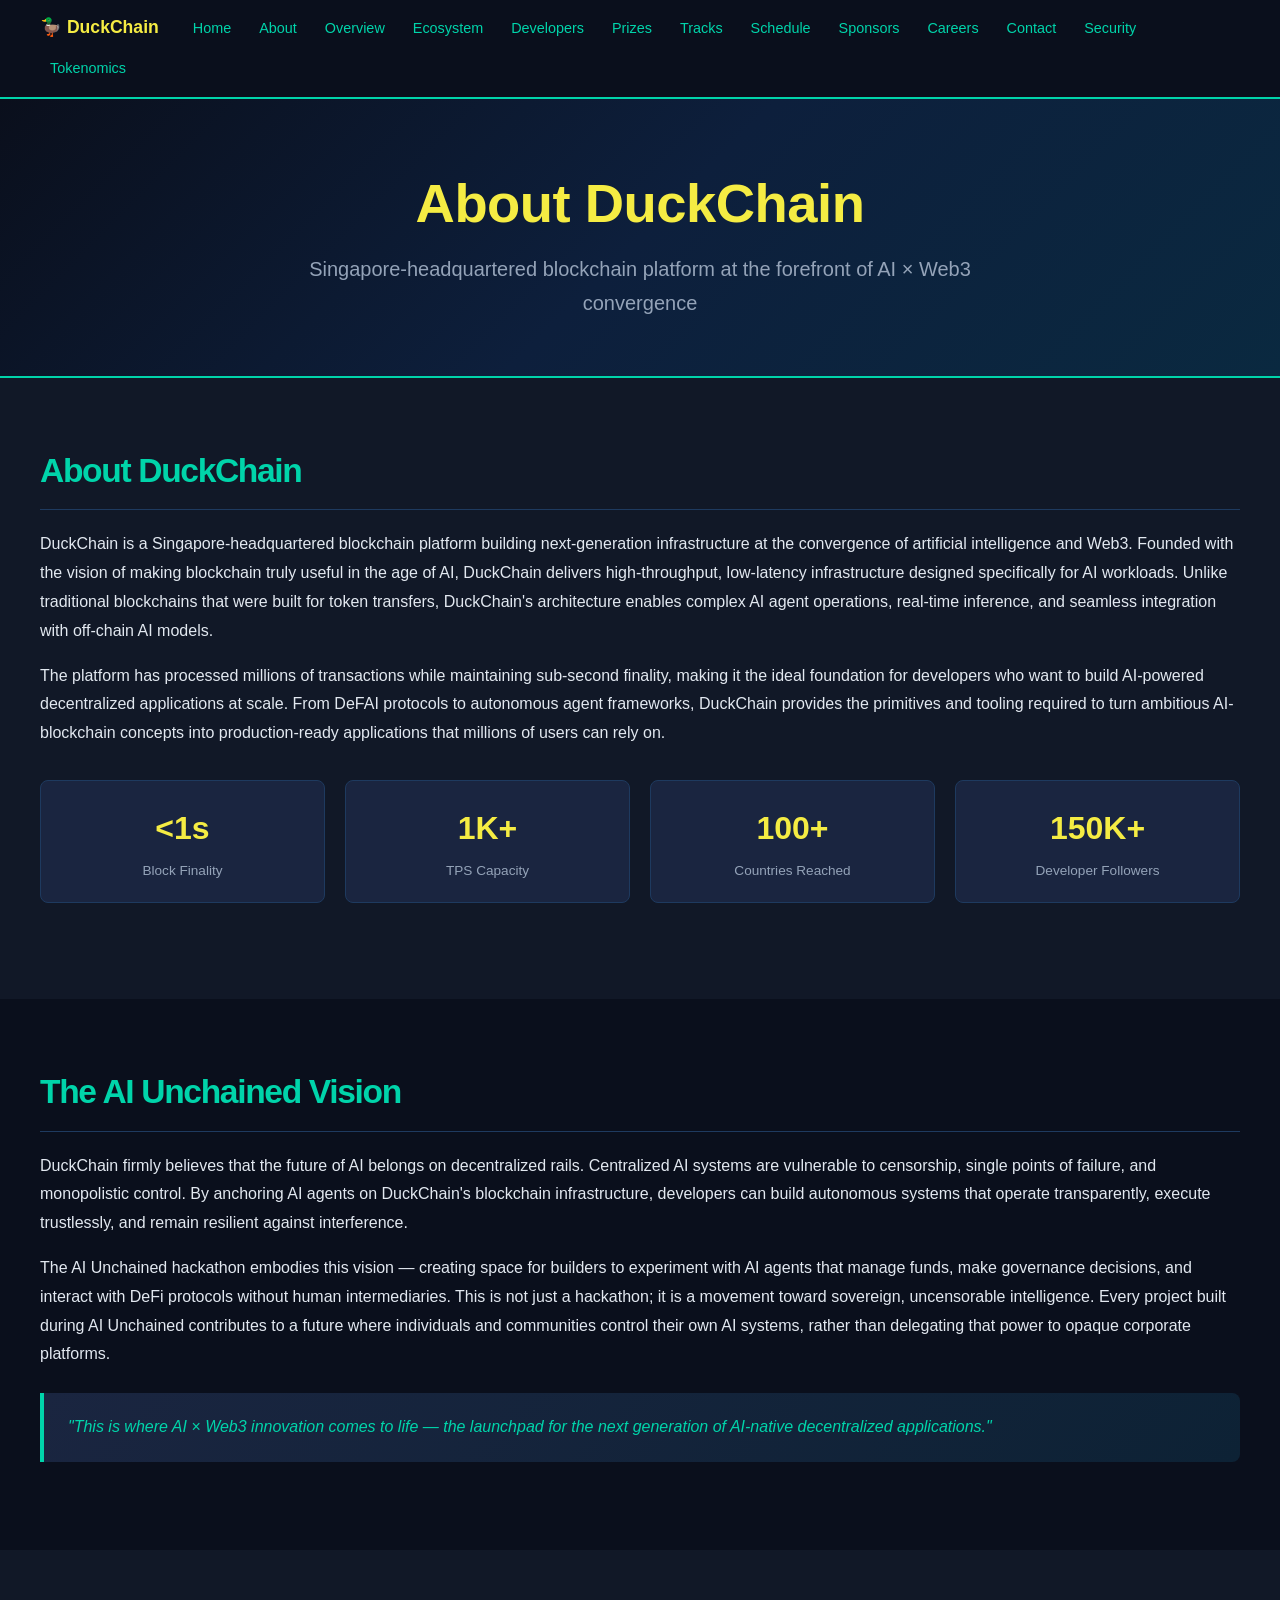
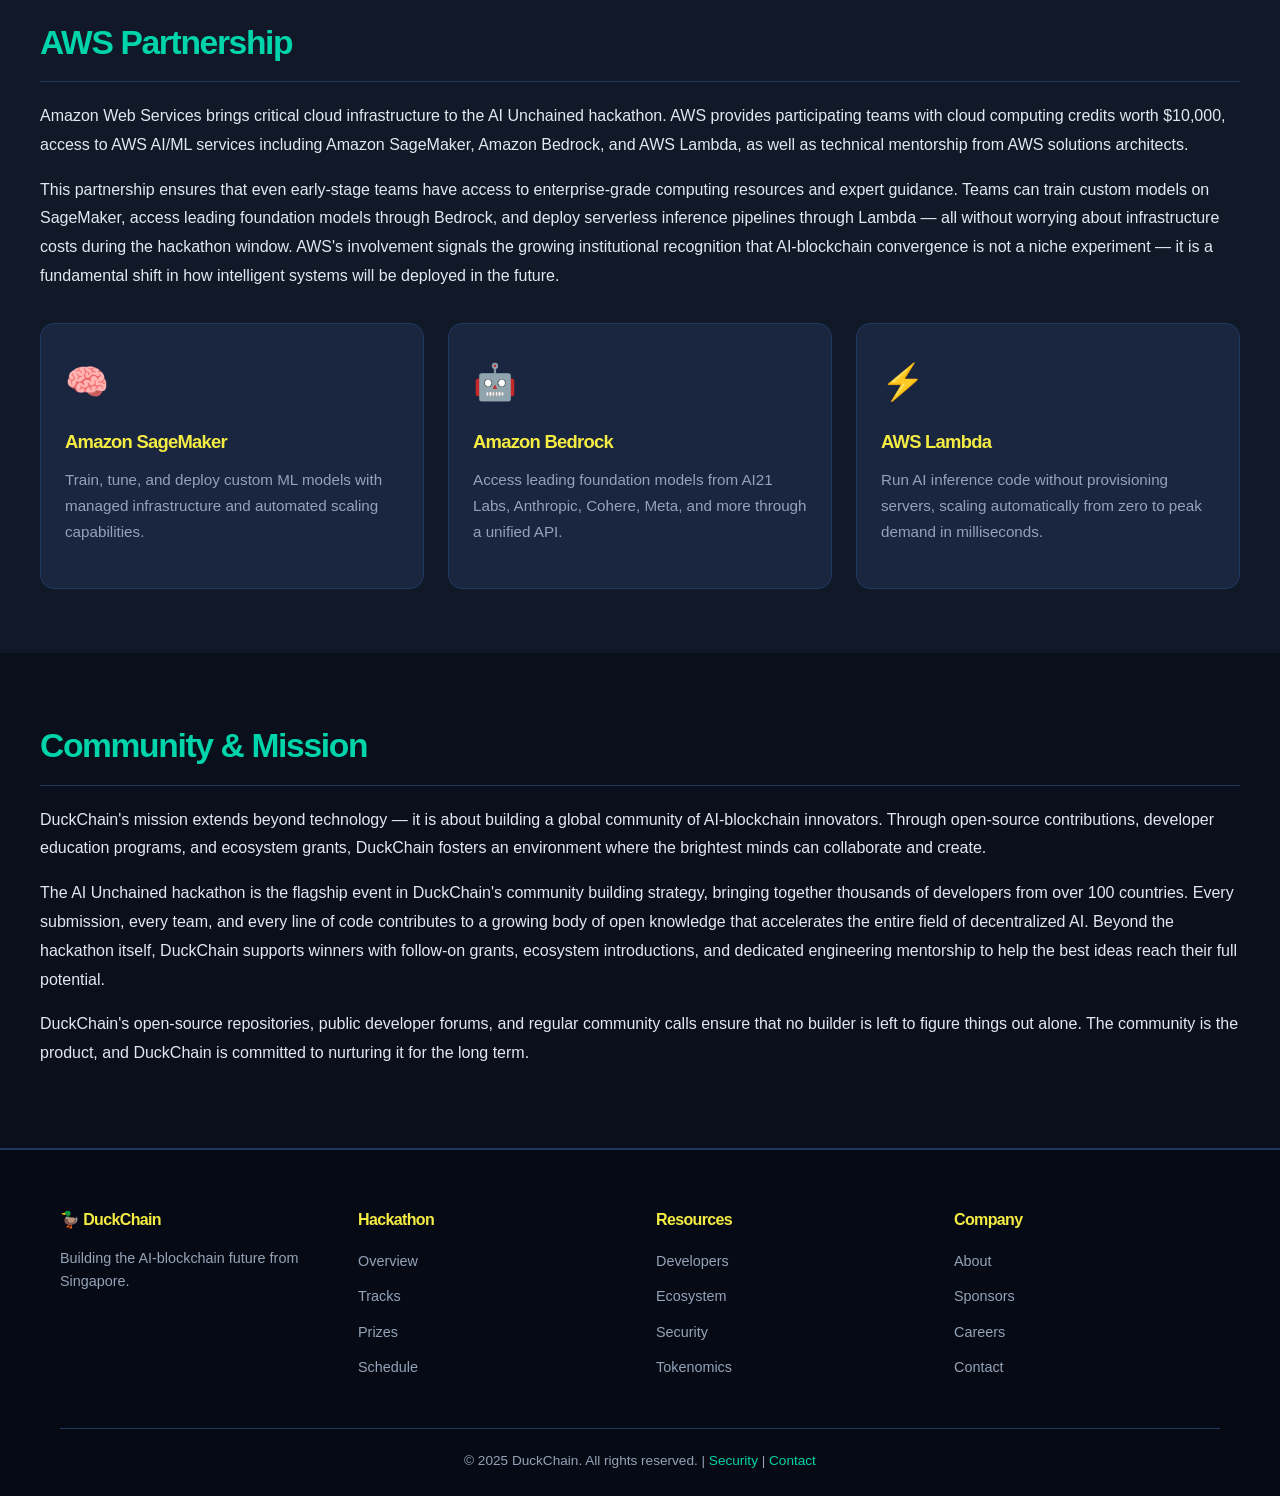
<file: about.html>
<!DOCTYPE html>
<html lang="en">
<head>
  <meta charset="UTF-8">
  <meta name="viewport" content="width=device-width, initial-scale=1.0">
  <title>About DuckChain | AI Unchained Hackathon</title>
  <link rel="stylesheet" href="1de98341b7e33ab1.css">
  <link rel="stylesheet" href="style.css">
</head>
<body>
<nav style="background:#0A0F1C;padding:12px 20px;position:sticky;top:0;z-index:9999;border-bottom:2px solid #00D4AA;font-family:'Segoe UI',Roboto,'Helvetica Neue',Arial,sans-serif;">
  <div style="max-width:1200px;margin:0 auto;display:flex;flex-wrap:wrap;gap:8px;align-items:center;">
    <span style="color:#F5EC43;font-weight:700;font-size:1.1rem;margin-right:16px;">🦆 DuckChain</span>
    <a href="index.html" style="color:#00D4AA;text-decoration:none;font-size:0.9rem;padding:4px 10px;border-radius:4px;transition:background 0.2s;" onmouseover="this.style.background='#1a2540'" onmouseout="this.style.background='transparent'">Home</a>
    <a href="about.html" style="color:#00D4AA;text-decoration:none;font-size:0.9rem;padding:4px 10px;border-radius:4px;" onmouseover="this.style.background='#1a2540'" onmouseout="this.style.background='transparent'">About</a>
    <a href="overview.html" style="color:#00D4AA;text-decoration:none;font-size:0.9rem;padding:4px 10px;border-radius:4px;" onmouseover="this.style.background='#1a2540'" onmouseout="this.style.background='transparent'">Overview</a>
    <a href="ecosystem.html" style="color:#00D4AA;text-decoration:none;font-size:0.9rem;padding:4px 10px;border-radius:4px;" onmouseover="this.style.background='#1a2540'" onmouseout="this.style.background='transparent'">Ecosystem</a>
    <a href="developers.html" style="color:#00D4AA;text-decoration:none;font-size:0.9rem;padding:4px 10px;border-radius:4px;" onmouseover="this.style.background='#1a2540'" onmouseout="this.style.background='transparent'">Developers</a>
    <a href="prizes.html" style="color:#00D4AA;text-decoration:none;font-size:0.9rem;padding:4px 10px;border-radius:4px;" onmouseover="this.style.background='#1a2540'" onmouseout="this.style.background='transparent'">Prizes</a>
    <a href="tracks.html" style="color:#00D4AA;text-decoration:none;font-size:0.9rem;padding:4px 10px;border-radius:4px;" onmouseover="this.style.background='#1a2540'" onmouseout="this.style.background='transparent'">Tracks</a>
    <a href="schedule.html" style="color:#00D4AA;text-decoration:none;font-size:0.9rem;padding:4px 10px;border-radius:4px;" onmouseover="this.style.background='#1a2540'" onmouseout="this.style.background='transparent'">Schedule</a>
    <a href="sponsors.html" style="color:#00D4AA;text-decoration:none;font-size:0.9rem;padding:4px 10px;border-radius:4px;" onmouseover="this.style.background='#1a2540'" onmouseout="this.style.background='transparent'">Sponsors</a>
    <a href="careers.html" style="color:#00D4AA;text-decoration:none;font-size:0.9rem;padding:4px 10px;border-radius:4px;" onmouseover="this.style.background='#1a2540'" onmouseout="this.style.background='transparent'">Careers</a>
    <a href="contact.html" style="color:#00D4AA;text-decoration:none;font-size:0.9rem;padding:4px 10px;border-radius:4px;" onmouseover="this.style.background='#1a2540'" onmouseout="this.style.background='transparent'">Contact</a>
    <a href="security.html" style="color:#00D4AA;text-decoration:none;font-size:0.9rem;padding:4px 10px;border-radius:4px;" onmouseover="this.style.background='#1a2540'" onmouseout="this.style.background='transparent'">Security</a>
    <a href="tokenomics.html" style="color:#00D4AA;text-decoration:none;font-size:0.9rem;padding:4px 10px;border-radius:4px;" onmouseover="this.style.background='#1a2540'" onmouseout="this.style.background='transparent'">Tokenomics</a>
  </div>
</nav>

<main class="dc-main">
  <div class="dc-hero">
    <div class="dc-container">
      <h1 class="dc-hero-title">About DuckChain</h1>
      <p class="dc-hero-subtitle">Singapore-headquartered blockchain platform at the forefront of AI × Web3 convergence</p>
    </div>
  </div>

  <section class="dc-section">
    <div class="dc-section-inner">
      <h2 class="dc-section-title">About DuckChain</h2>
      <p>DuckChain is a Singapore-headquartered blockchain platform building next-generation infrastructure at the convergence of artificial intelligence and Web3. Founded with the vision of making blockchain truly useful in the age of AI, DuckChain delivers high-throughput, low-latency infrastructure designed specifically for AI workloads. Unlike traditional blockchains that were built for token transfers, DuckChain's architecture enables complex AI agent operations, real-time inference, and seamless integration with off-chain AI models.</p>
      <p>The platform has processed millions of transactions while maintaining sub-second finality, making it the ideal foundation for developers who want to build AI-powered decentralized applications at scale. From DeFAI protocols to autonomous agent frameworks, DuckChain provides the primitives and tooling required to turn ambitious AI-blockchain concepts into production-ready applications that millions of users can rely on.</p>
      <div class="dc-stats">
        <div class="dc-stat"><span class="dc-stat-value">&lt;1s</span><span class="dc-stat-label">Block Finality</span></div>
        <div class="dc-stat"><span class="dc-stat-value">1K+</span><span class="dc-stat-label">TPS Capacity</span></div>
        <div class="dc-stat"><span class="dc-stat-value">100+</span><span class="dc-stat-label">Countries Reached</span></div>
        <div class="dc-stat"><span class="dc-stat-value">150K+</span><span class="dc-stat-label">Developer Followers</span></div>
      </div>
    </div>
  </section>

  <section class="dc-section">
    <div class="dc-section-inner">
      <h2 class="dc-section-title">The AI Unchained Vision</h2>
      <p>DuckChain firmly believes that the future of AI belongs on decentralized rails. Centralized AI systems are vulnerable to censorship, single points of failure, and monopolistic control. By anchoring AI agents on DuckChain's blockchain infrastructure, developers can build autonomous systems that operate transparently, execute trustlessly, and remain resilient against interference.</p>
      <p>The AI Unchained hackathon embodies this vision — creating space for builders to experiment with AI agents that manage funds, make governance decisions, and interact with DeFi protocols without human intermediaries. This is not just a hackathon; it is a movement toward sovereign, uncensorable intelligence. Every project built during AI Unchained contributes to a future where individuals and communities control their own AI systems, rather than delegating that power to opaque corporate platforms.</p>
      <div class="dc-highlight">
        <p><em>"This is where AI × Web3 innovation comes to life — the launchpad for the next generation of AI-native decentralized applications."</em></p>
      </div>
    </div>
  </section>

  <section class="dc-section">
    <div class="dc-section-inner">
      <h2 class="dc-section-title">AWS Partnership</h2>
      <p>Amazon Web Services brings critical cloud infrastructure to the AI Unchained hackathon. AWS provides participating teams with cloud computing credits worth $10,000, access to AWS AI/ML services including Amazon SageMaker, Amazon Bedrock, and AWS Lambda, as well as technical mentorship from AWS solutions architects.</p>
      <p>This partnership ensures that even early-stage teams have access to enterprise-grade computing resources and expert guidance. Teams can train custom models on SageMaker, access leading foundation models through Bedrock, and deploy serverless inference pipelines through Lambda — all without worrying about infrastructure costs during the hackathon window. AWS's involvement signals the growing institutional recognition that AI-blockchain convergence is not a niche experiment — it is a fundamental shift in how intelligent systems will be deployed in the future.</p>
      <div class="dc-grid">
        <div class="dc-card"><span class="dc-card-icon">🧠</span><h3>Amazon SageMaker</h3><p>Train, tune, and deploy custom ML models with managed infrastructure and automated scaling capabilities.</p></div>
        <div class="dc-card"><span class="dc-card-icon">🤖</span><h3>Amazon Bedrock</h3><p>Access leading foundation models from AI21 Labs, Anthropic, Cohere, Meta, and more through a unified API.</p></div>
        <div class="dc-card"><span class="dc-card-icon">⚡</span><h3>AWS Lambda</h3><p>Run AI inference code without provisioning servers, scaling automatically from zero to peak demand in milliseconds.</p></div>
      </div>
    </div>
  </section>

  <section class="dc-section">
    <div class="dc-section-inner">
      <h2 class="dc-section-title">Community &amp; Mission</h2>
      <p>DuckChain's mission extends beyond technology — it is about building a global community of AI-blockchain innovators. Through open-source contributions, developer education programs, and ecosystem grants, DuckChain fosters an environment where the brightest minds can collaborate and create.</p>
      <p>The AI Unchained hackathon is the flagship event in DuckChain's community building strategy, bringing together thousands of developers from over 100 countries. Every submission, every team, and every line of code contributes to a growing body of open knowledge that accelerates the entire field of decentralized AI. Beyond the hackathon itself, DuckChain supports winners with follow-on grants, ecosystem introductions, and dedicated engineering mentorship to help the best ideas reach their full potential.</p>
      <p>DuckChain's open-source repositories, public developer forums, and regular community calls ensure that no builder is left to figure things out alone. The community is the product, and DuckChain is committed to nurturing it for the long term.</p>
    </div>
  </section>
</main>

<footer class="dc-footer">
  <div class="dc-container">
    <div class="dc-footer-grid">
      <div class="dc-footer-col">
        <h3>🦆 DuckChain</h3>
        <p>Building the AI-blockchain future from Singapore.</p>
      </div>
      <div class="dc-footer-col">
        <h3>Hackathon</h3>
        <ul>
          <li><a href="overview.html">Overview</a></li>
          <li><a href="tracks.html">Tracks</a></li>
          <li><a href="prizes.html">Prizes</a></li>
          <li><a href="schedule.html">Schedule</a></li>
        </ul>
      </div>
      <div class="dc-footer-col">
        <h3>Resources</h3>
        <ul>
          <li><a href="developers.html">Developers</a></li>
          <li><a href="ecosystem.html">Ecosystem</a></li>
          <li><a href="security.html">Security</a></li>
          <li><a href="tokenomics.html">Tokenomics</a></li>
        </ul>
      </div>
      <div class="dc-footer-col">
        <h3>Company</h3>
        <ul>
          <li><a href="about.html">About</a></li>
          <li><a href="sponsors.html">Sponsors</a></li>
          <li><a href="careers.html">Careers</a></li>
          <li><a href="contact.html">Contact</a></li>
        </ul>
      </div>
    </div>
    <div class="dc-footer-bottom">
      <p>© 2025 DuckChain. All rights reserved. | <a href="security.html">Security</a> | <a href="contact.html">Contact</a></p>
    </div>
  </div>
</footer>
</body>
</html>
</file>
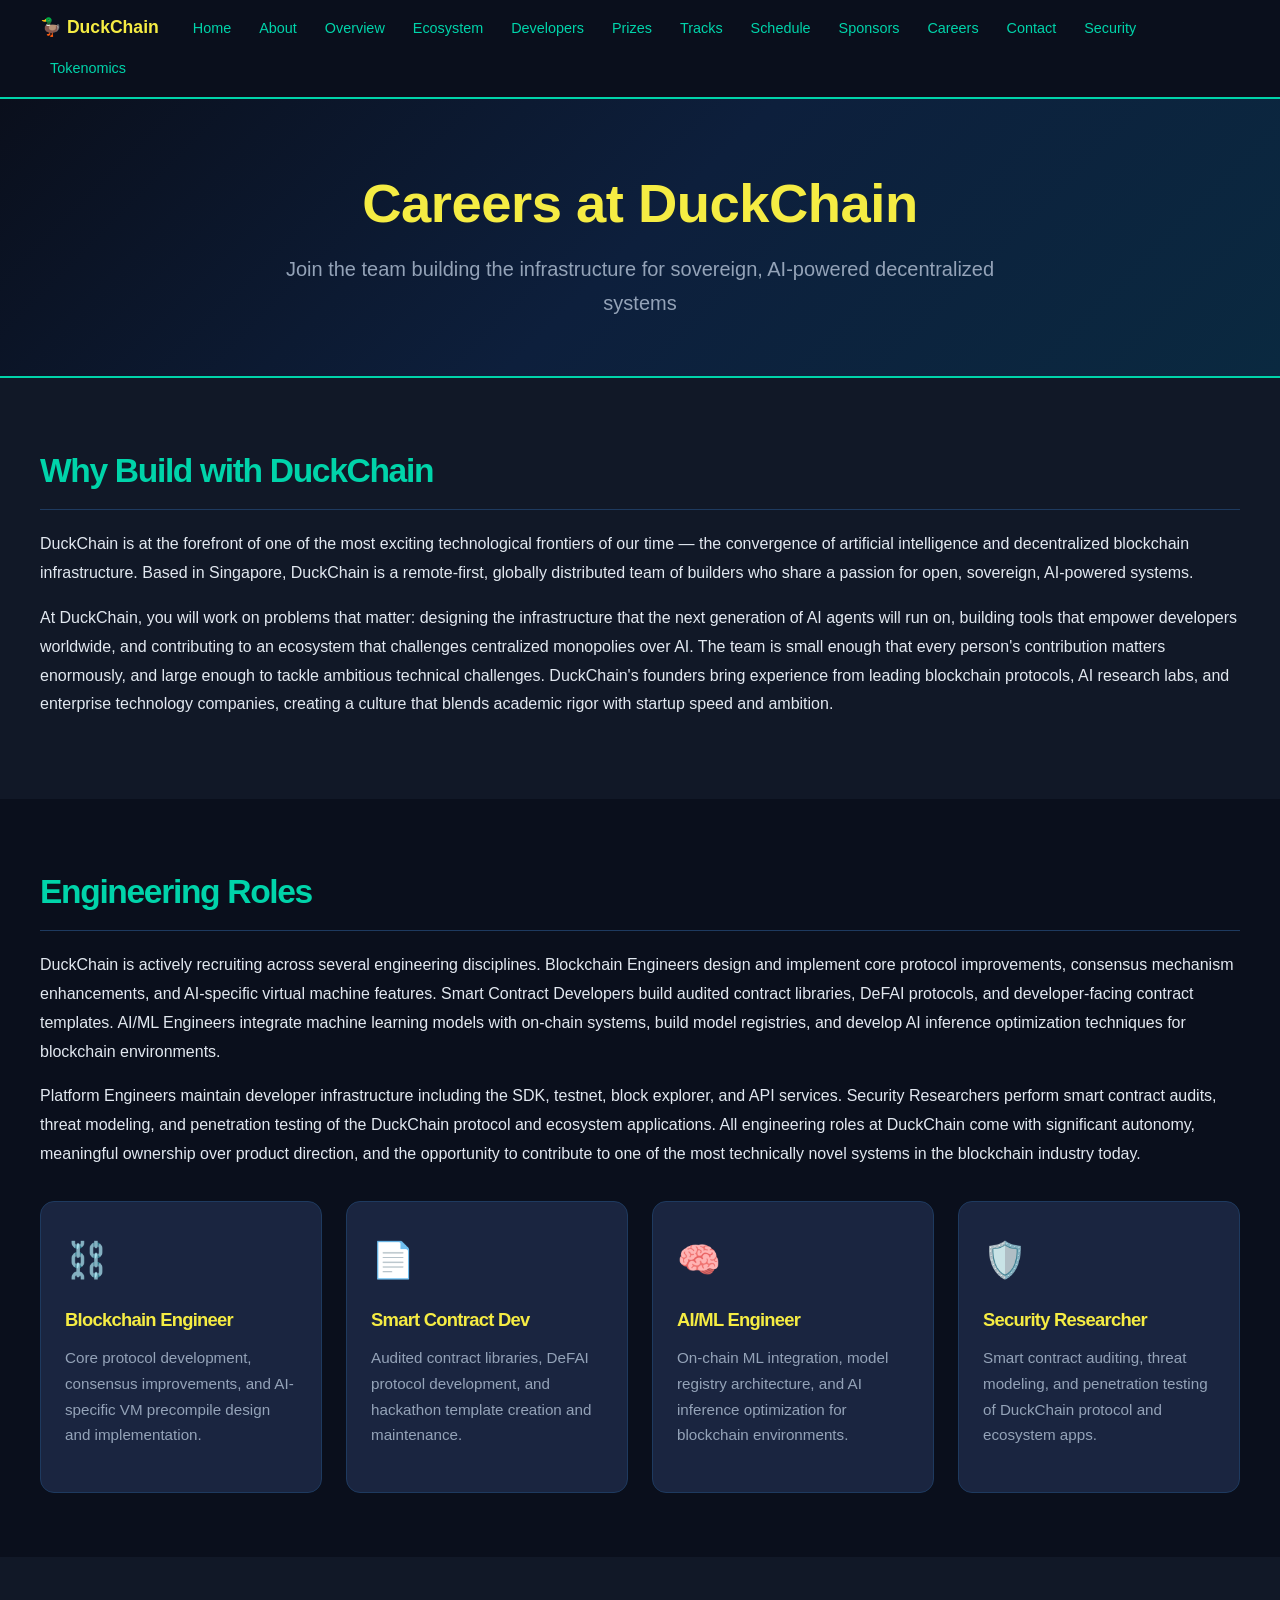
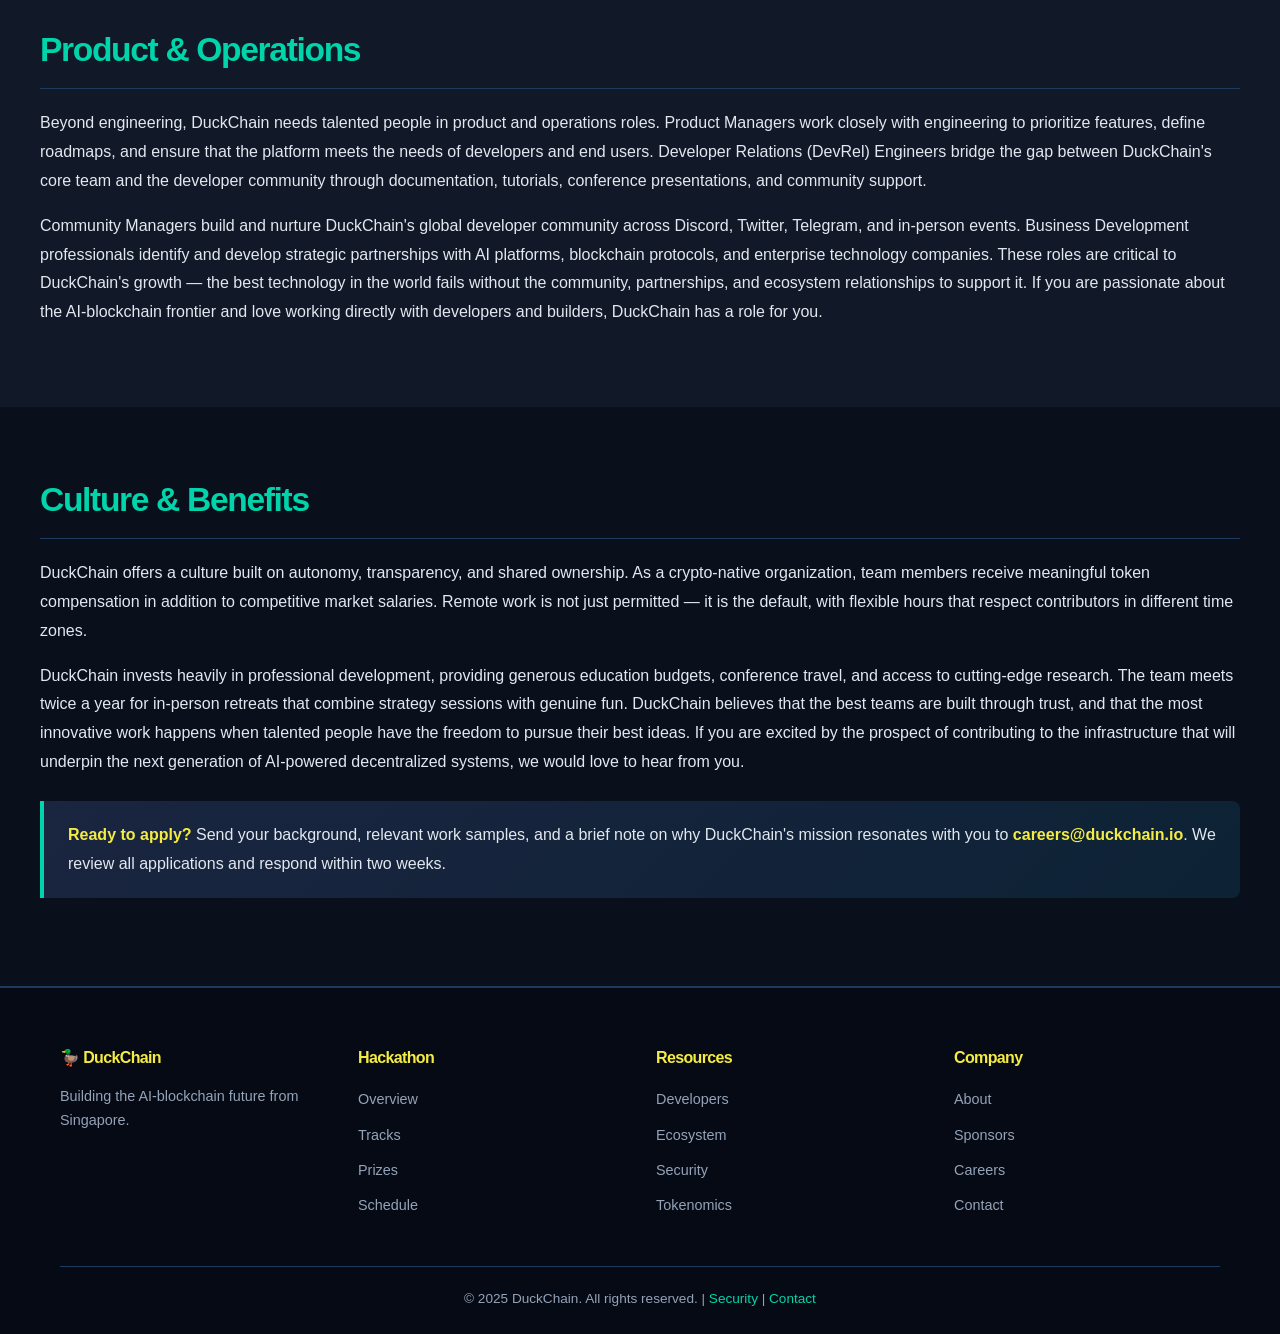
<file: careers.html>
<!DOCTYPE html>
<html lang="en">
<head>
  <meta charset="UTF-8">
  <meta name="viewport" content="width=device-width, initial-scale=1.0">
  <title>Careers at DuckChain | AI Unchained</title>
  <link rel="stylesheet" href="1de98341b7e33ab1.css">
  <link rel="stylesheet" href="style.css">
</head>
<body>
<nav style="background:#0A0F1C;padding:12px 20px;position:sticky;top:0;z-index:9999;border-bottom:2px solid #00D4AA;font-family:'Segoe UI',Roboto,'Helvetica Neue',Arial,sans-serif;">
  <div style="max-width:1200px;margin:0 auto;display:flex;flex-wrap:wrap;gap:8px;align-items:center;">
    <span style="color:#F5EC43;font-weight:700;font-size:1.1rem;margin-right:16px;">🦆 DuckChain</span>
    <a href="index.html" style="color:#00D4AA;text-decoration:none;font-size:0.9rem;padding:4px 10px;border-radius:4px;transition:background 0.2s;" onmouseover="this.style.background='#1a2540'" onmouseout="this.style.background='transparent'">Home</a>
    <a href="about.html" style="color:#00D4AA;text-decoration:none;font-size:0.9rem;padding:4px 10px;border-radius:4px;" onmouseover="this.style.background='#1a2540'" onmouseout="this.style.background='transparent'">About</a>
    <a href="overview.html" style="color:#00D4AA;text-decoration:none;font-size:0.9rem;padding:4px 10px;border-radius:4px;" onmouseover="this.style.background='#1a2540'" onmouseout="this.style.background='transparent'">Overview</a>
    <a href="ecosystem.html" style="color:#00D4AA;text-decoration:none;font-size:0.9rem;padding:4px 10px;border-radius:4px;" onmouseover="this.style.background='#1a2540'" onmouseout="this.style.background='transparent'">Ecosystem</a>
    <a href="developers.html" style="color:#00D4AA;text-decoration:none;font-size:0.9rem;padding:4px 10px;border-radius:4px;" onmouseover="this.style.background='#1a2540'" onmouseout="this.style.background='transparent'">Developers</a>
    <a href="prizes.html" style="color:#00D4AA;text-decoration:none;font-size:0.9rem;padding:4px 10px;border-radius:4px;" onmouseover="this.style.background='#1a2540'" onmouseout="this.style.background='transparent'">Prizes</a>
    <a href="tracks.html" style="color:#00D4AA;text-decoration:none;font-size:0.9rem;padding:4px 10px;border-radius:4px;" onmouseover="this.style.background='#1a2540'" onmouseout="this.style.background='transparent'">Tracks</a>
    <a href="schedule.html" style="color:#00D4AA;text-decoration:none;font-size:0.9rem;padding:4px 10px;border-radius:4px;" onmouseover="this.style.background='#1a2540'" onmouseout="this.style.background='transparent'">Schedule</a>
    <a href="sponsors.html" style="color:#00D4AA;text-decoration:none;font-size:0.9rem;padding:4px 10px;border-radius:4px;" onmouseover="this.style.background='#1a2540'" onmouseout="this.style.background='transparent'">Sponsors</a>
    <a href="careers.html" style="color:#00D4AA;text-decoration:none;font-size:0.9rem;padding:4px 10px;border-radius:4px;" onmouseover="this.style.background='#1a2540'" onmouseout="this.style.background='transparent'">Careers</a>
    <a href="contact.html" style="color:#00D4AA;text-decoration:none;font-size:0.9rem;padding:4px 10px;border-radius:4px;" onmouseover="this.style.background='#1a2540'" onmouseout="this.style.background='transparent'">Contact</a>
    <a href="security.html" style="color:#00D4AA;text-decoration:none;font-size:0.9rem;padding:4px 10px;border-radius:4px;" onmouseover="this.style.background='#1a2540'" onmouseout="this.style.background='transparent'">Security</a>
    <a href="tokenomics.html" style="color:#00D4AA;text-decoration:none;font-size:0.9rem;padding:4px 10px;border-radius:4px;" onmouseover="this.style.background='#1a2540'" onmouseout="this.style.background='transparent'">Tokenomics</a>
  </div>
</nav>

<main class="dc-main">
  <div class="dc-hero">
    <div class="dc-container">
      <h1 class="dc-hero-title">Careers at DuckChain</h1>
      <p class="dc-hero-subtitle">Join the team building the infrastructure for sovereign, AI-powered decentralized systems</p>
    </div>
  </div>

  <section class="dc-section">
    <div class="dc-section-inner">
      <h2 class="dc-section-title">Why Build with DuckChain</h2>
      <p>DuckChain is at the forefront of one of the most exciting technological frontiers of our time — the convergence of artificial intelligence and decentralized blockchain infrastructure. Based in Singapore, DuckChain is a remote-first, globally distributed team of builders who share a passion for open, sovereign, AI-powered systems.</p>
      <p>At DuckChain, you will work on problems that matter: designing the infrastructure that the next generation of AI agents will run on, building tools that empower developers worldwide, and contributing to an ecosystem that challenges centralized monopolies over AI. The team is small enough that every person's contribution matters enormously, and large enough to tackle ambitious technical challenges. DuckChain's founders bring experience from leading blockchain protocols, AI research labs, and enterprise technology companies, creating a culture that blends academic rigor with startup speed and ambition.</p>
    </div>
  </section>

  <section class="dc-section">
    <div class="dc-section-inner">
      <h2 class="dc-section-title">Engineering Roles</h2>
      <p>DuckChain is actively recruiting across several engineering disciplines. Blockchain Engineers design and implement core protocol improvements, consensus mechanism enhancements, and AI-specific virtual machine features. Smart Contract Developers build audited contract libraries, DeFAI protocols, and developer-facing contract templates. AI/ML Engineers integrate machine learning models with on-chain systems, build model registries, and develop AI inference optimization techniques for blockchain environments.</p>
      <p>Platform Engineers maintain developer infrastructure including the SDK, testnet, block explorer, and API services. Security Researchers perform smart contract audits, threat modeling, and penetration testing of the DuckChain protocol and ecosystem applications. All engineering roles at DuckChain come with significant autonomy, meaningful ownership over product direction, and the opportunity to contribute to one of the most technically novel systems in the blockchain industry today.</p>
      <div class="dc-grid">
        <div class="dc-card"><span class="dc-card-icon">⛓️</span><h3>Blockchain Engineer</h3><p>Core protocol development, consensus improvements, and AI-specific VM precompile design and implementation.</p></div>
        <div class="dc-card"><span class="dc-card-icon">📄</span><h3>Smart Contract Dev</h3><p>Audited contract libraries, DeFAI protocol development, and hackathon template creation and maintenance.</p></div>
        <div class="dc-card"><span class="dc-card-icon">🧠</span><h3>AI/ML Engineer</h3><p>On-chain ML integration, model registry architecture, and AI inference optimization for blockchain environments.</p></div>
        <div class="dc-card"><span class="dc-card-icon">🛡️</span><h3>Security Researcher</h3><p>Smart contract auditing, threat modeling, and penetration testing of DuckChain protocol and ecosystem apps.</p></div>
      </div>
    </div>
  </section>

  <section class="dc-section">
    <div class="dc-section-inner">
      <h2 class="dc-section-title">Product &amp; Operations</h2>
      <p>Beyond engineering, DuckChain needs talented people in product and operations roles. Product Managers work closely with engineering to prioritize features, define roadmaps, and ensure that the platform meets the needs of developers and end users. Developer Relations (DevRel) Engineers bridge the gap between DuckChain's core team and the developer community through documentation, tutorials, conference presentations, and community support.</p>
      <p>Community Managers build and nurture DuckChain's global developer community across Discord, Twitter, Telegram, and in-person events. Business Development professionals identify and develop strategic partnerships with AI platforms, blockchain protocols, and enterprise technology companies. These roles are critical to DuckChain's growth — the best technology in the world fails without the community, partnerships, and ecosystem relationships to support it. If you are passionate about the AI-blockchain frontier and love working directly with developers and builders, DuckChain has a role for you.</p>
    </div>
  </section>

  <section class="dc-section">
    <div class="dc-section-inner">
      <h2 class="dc-section-title">Culture &amp; Benefits</h2>
      <p>DuckChain offers a culture built on autonomy, transparency, and shared ownership. As a crypto-native organization, team members receive meaningful token compensation in addition to competitive market salaries. Remote work is not just permitted — it is the default, with flexible hours that respect contributors in different time zones.</p>
      <p>DuckChain invests heavily in professional development, providing generous education budgets, conference travel, and access to cutting-edge research. The team meets twice a year for in-person retreats that combine strategy sessions with genuine fun. DuckChain believes that the best teams are built through trust, and that the most innovative work happens when talented people have the freedom to pursue their best ideas. If you are excited by the prospect of contributing to the infrastructure that will underpin the next generation of AI-powered decentralized systems, we would love to hear from you.</p>
      <div class="dc-highlight">
        <p><strong>Ready to apply?</strong> Send your background, relevant work samples, and a brief note on why DuckChain's mission resonates with you to <strong>careers@duckchain.io</strong>. We review all applications and respond within two weeks.</p>
      </div>
    </div>
  </section>
</main>

<footer class="dc-footer">
  <div class="dc-container">
    <div class="dc-footer-grid">
      <div class="dc-footer-col">
        <h3>🦆 DuckChain</h3>
        <p>Building the AI-blockchain future from Singapore.</p>
      </div>
      <div class="dc-footer-col">
        <h3>Hackathon</h3>
        <ul>
          <li><a href="overview.html">Overview</a></li>
          <li><a href="tracks.html">Tracks</a></li>
          <li><a href="prizes.html">Prizes</a></li>
          <li><a href="schedule.html">Schedule</a></li>
        </ul>
      </div>
      <div class="dc-footer-col">
        <h3>Resources</h3>
        <ul>
          <li><a href="developers.html">Developers</a></li>
          <li><a href="ecosystem.html">Ecosystem</a></li>
          <li><a href="security.html">Security</a></li>
          <li><a href="tokenomics.html">Tokenomics</a></li>
        </ul>
      </div>
      <div class="dc-footer-col">
        <h3>Company</h3>
        <ul>
          <li><a href="about.html">About</a></li>
          <li><a href="sponsors.html">Sponsors</a></li>
          <li><a href="careers.html">Careers</a></li>
          <li><a href="contact.html">Contact</a></li>
        </ul>
      </div>
    </div>
    <div class="dc-footer-bottom">
      <p>© 2025 DuckChain. All rights reserved. | <a href="security.html">Security</a> | <a href="contact.html">Contact</a></p>
    </div>
  </div>
</footer>
</body>
</html>
</file>
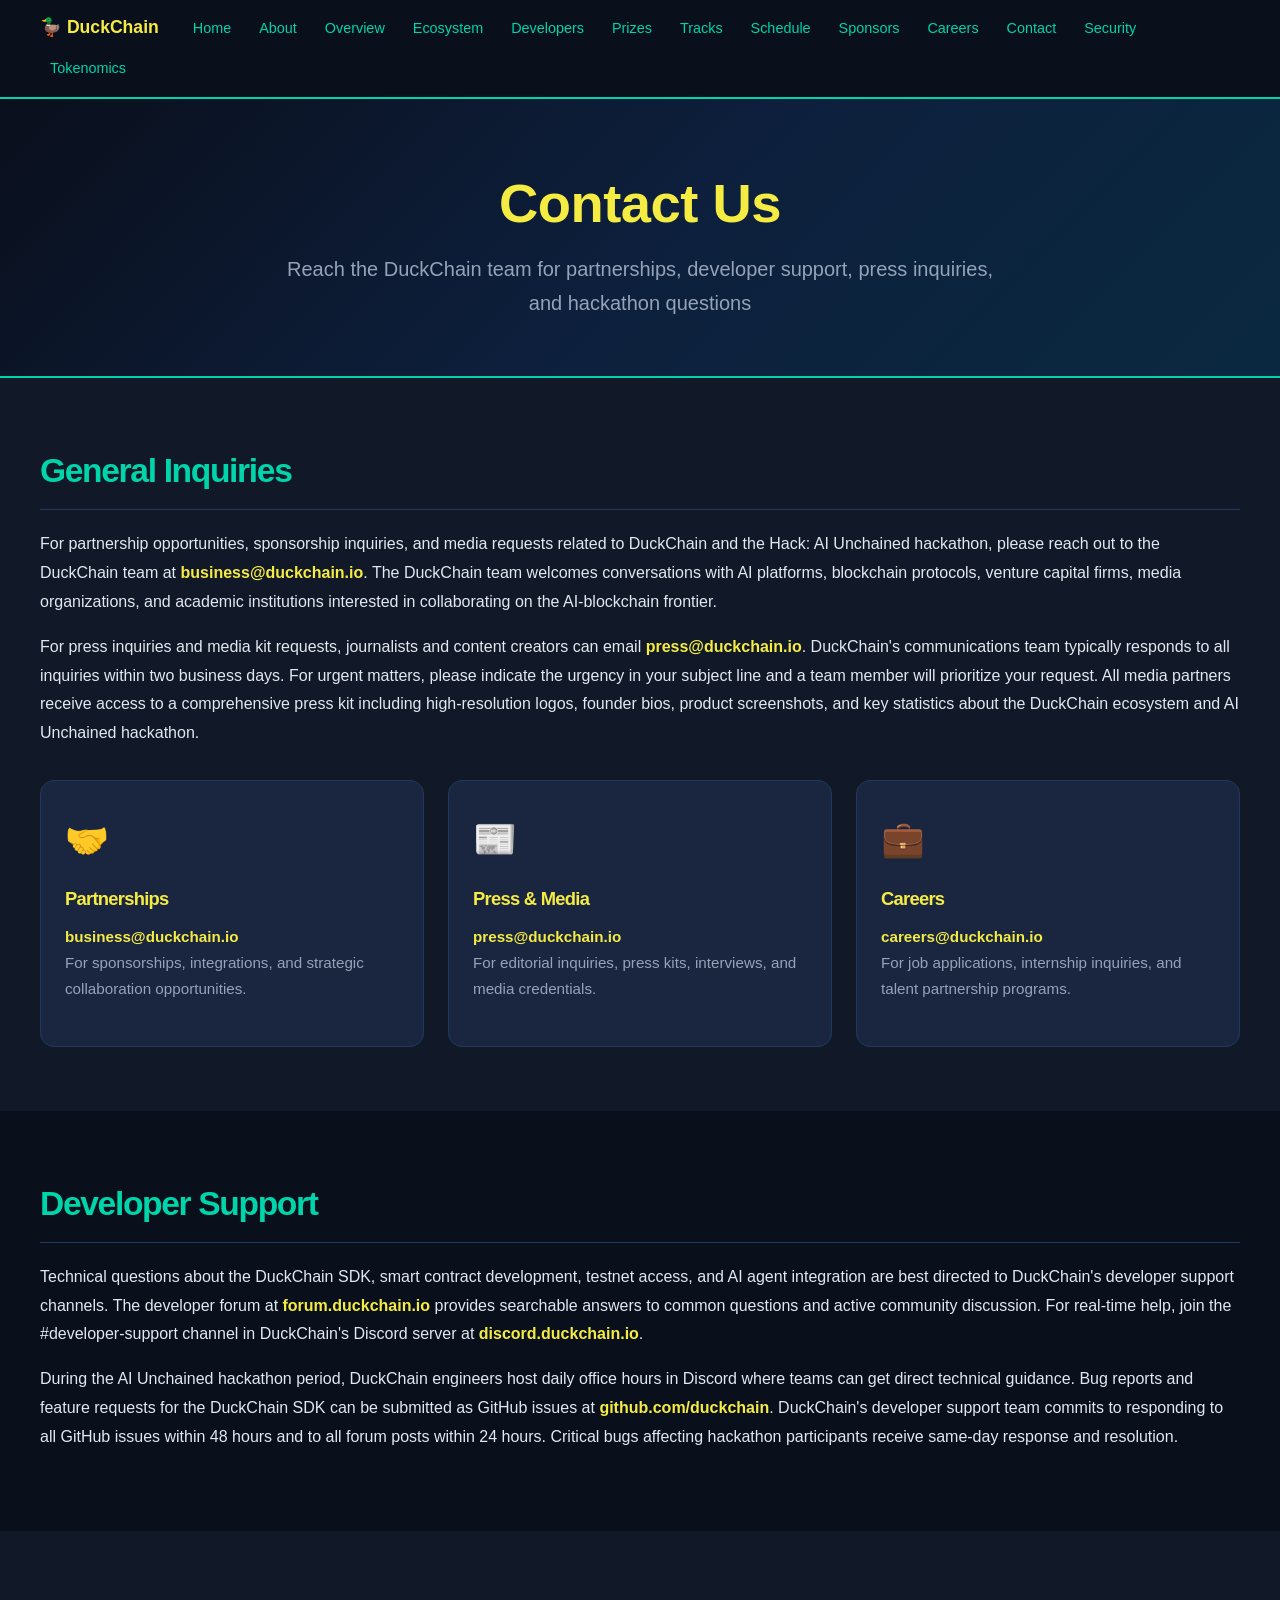
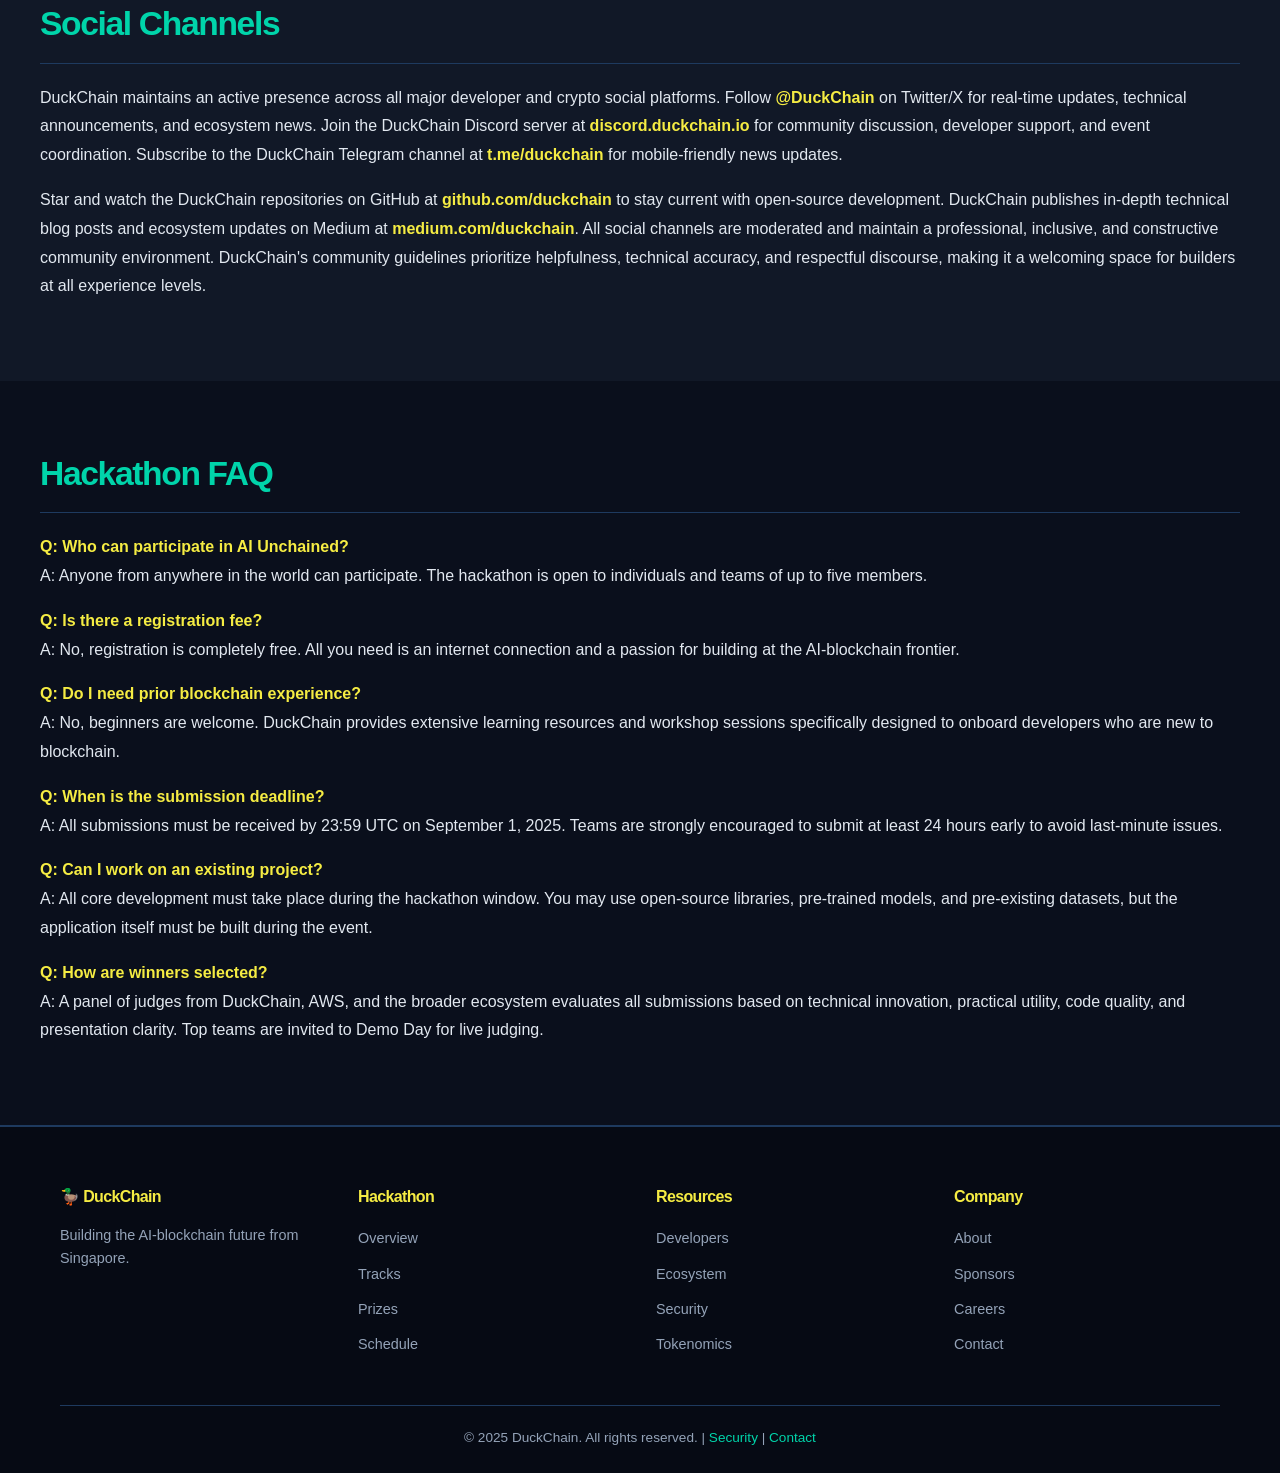
<file: contact.html>
<!DOCTYPE html>
<html lang="en">
<head>
  <meta charset="UTF-8">
  <meta name="viewport" content="width=device-width, initial-scale=1.0">
  <title>Contact Us | DuckChain AI Unchained</title>
  <link rel="stylesheet" href="1de98341b7e33ab1.css">
  <link rel="stylesheet" href="style.css">
</head>
<body>
<nav style="background:#0A0F1C;padding:12px 20px;position:sticky;top:0;z-index:9999;border-bottom:2px solid #00D4AA;font-family:'Segoe UI',Roboto,'Helvetica Neue',Arial,sans-serif;">
  <div style="max-width:1200px;margin:0 auto;display:flex;flex-wrap:wrap;gap:8px;align-items:center;">
    <span style="color:#F5EC43;font-weight:700;font-size:1.1rem;margin-right:16px;">🦆 DuckChain</span>
    <a href="index.html" style="color:#00D4AA;text-decoration:none;font-size:0.9rem;padding:4px 10px;border-radius:4px;transition:background 0.2s;" onmouseover="this.style.background='#1a2540'" onmouseout="this.style.background='transparent'">Home</a>
    <a href="about.html" style="color:#00D4AA;text-decoration:none;font-size:0.9rem;padding:4px 10px;border-radius:4px;" onmouseover="this.style.background='#1a2540'" onmouseout="this.style.background='transparent'">About</a>
    <a href="overview.html" style="color:#00D4AA;text-decoration:none;font-size:0.9rem;padding:4px 10px;border-radius:4px;" onmouseover="this.style.background='#1a2540'" onmouseout="this.style.background='transparent'">Overview</a>
    <a href="ecosystem.html" style="color:#00D4AA;text-decoration:none;font-size:0.9rem;padding:4px 10px;border-radius:4px;" onmouseover="this.style.background='#1a2540'" onmouseout="this.style.background='transparent'">Ecosystem</a>
    <a href="developers.html" style="color:#00D4AA;text-decoration:none;font-size:0.9rem;padding:4px 10px;border-radius:4px;" onmouseover="this.style.background='#1a2540'" onmouseout="this.style.background='transparent'">Developers</a>
    <a href="prizes.html" style="color:#00D4AA;text-decoration:none;font-size:0.9rem;padding:4px 10px;border-radius:4px;" onmouseover="this.style.background='#1a2540'" onmouseout="this.style.background='transparent'">Prizes</a>
    <a href="tracks.html" style="color:#00D4AA;text-decoration:none;font-size:0.9rem;padding:4px 10px;border-radius:4px;" onmouseover="this.style.background='#1a2540'" onmouseout="this.style.background='transparent'">Tracks</a>
    <a href="schedule.html" style="color:#00D4AA;text-decoration:none;font-size:0.9rem;padding:4px 10px;border-radius:4px;" onmouseover="this.style.background='#1a2540'" onmouseout="this.style.background='transparent'">Schedule</a>
    <a href="sponsors.html" style="color:#00D4AA;text-decoration:none;font-size:0.9rem;padding:4px 10px;border-radius:4px;" onmouseover="this.style.background='#1a2540'" onmouseout="this.style.background='transparent'">Sponsors</a>
    <a href="careers.html" style="color:#00D4AA;text-decoration:none;font-size:0.9rem;padding:4px 10px;border-radius:4px;" onmouseover="this.style.background='#1a2540'" onmouseout="this.style.background='transparent'">Careers</a>
    <a href="contact.html" style="color:#00D4AA;text-decoration:none;font-size:0.9rem;padding:4px 10px;border-radius:4px;" onmouseover="this.style.background='#1a2540'" onmouseout="this.style.background='transparent'">Contact</a>
    <a href="security.html" style="color:#00D4AA;text-decoration:none;font-size:0.9rem;padding:4px 10px;border-radius:4px;" onmouseover="this.style.background='#1a2540'" onmouseout="this.style.background='transparent'">Security</a>
    <a href="tokenomics.html" style="color:#00D4AA;text-decoration:none;font-size:0.9rem;padding:4px 10px;border-radius:4px;" onmouseover="this.style.background='#1a2540'" onmouseout="this.style.background='transparent'">Tokenomics</a>
  </div>
</nav>

<main class="dc-main">
  <div class="dc-hero">
    <div class="dc-container">
      <h1 class="dc-hero-title">Contact Us</h1>
      <p class="dc-hero-subtitle">Reach the DuckChain team for partnerships, developer support, press inquiries, and hackathon questions</p>
    </div>
  </div>

  <section class="dc-section">
    <div class="dc-section-inner">
      <h2 class="dc-section-title">General Inquiries</h2>
      <p>For partnership opportunities, sponsorship inquiries, and media requests related to DuckChain and the Hack: AI Unchained hackathon, please reach out to the DuckChain team at <strong>business@duckchain.io</strong>. The DuckChain team welcomes conversations with AI platforms, blockchain protocols, venture capital firms, media organizations, and academic institutions interested in collaborating on the AI-blockchain frontier.</p>
      <p>For press inquiries and media kit requests, journalists and content creators can email <strong>press@duckchain.io</strong>. DuckChain's communications team typically responds to all inquiries within two business days. For urgent matters, please indicate the urgency in your subject line and a team member will prioritize your request. All media partners receive access to a comprehensive press kit including high-resolution logos, founder bios, product screenshots, and key statistics about the DuckChain ecosystem and AI Unchained hackathon.</p>
      <div class="dc-grid">
        <div class="dc-card"><span class="dc-card-icon">🤝</span><h3>Partnerships</h3><p><strong>business@duckchain.io</strong><br>For sponsorships, integrations, and strategic collaboration opportunities.</p></div>
        <div class="dc-card"><span class="dc-card-icon">📰</span><h3>Press &amp; Media</h3><p><strong>press@duckchain.io</strong><br>For editorial inquiries, press kits, interviews, and media credentials.</p></div>
        <div class="dc-card"><span class="dc-card-icon">💼</span><h3>Careers</h3><p><strong>careers@duckchain.io</strong><br>For job applications, internship inquiries, and talent partnership programs.</p></div>
      </div>
    </div>
  </section>

  <section class="dc-section">
    <div class="dc-section-inner">
      <h2 class="dc-section-title">Developer Support</h2>
      <p>Technical questions about the DuckChain SDK, smart contract development, testnet access, and AI agent integration are best directed to DuckChain's developer support channels. The developer forum at <strong>forum.duckchain.io</strong> provides searchable answers to common questions and active community discussion. For real-time help, join the #developer-support channel in DuckChain's Discord server at <strong>discord.duckchain.io</strong>.</p>
      <p>During the AI Unchained hackathon period, DuckChain engineers host daily office hours in Discord where teams can get direct technical guidance. Bug reports and feature requests for the DuckChain SDK can be submitted as GitHub issues at <strong>github.com/duckchain</strong>. DuckChain's developer support team commits to responding to all GitHub issues within 48 hours and to all forum posts within 24 hours. Critical bugs affecting hackathon participants receive same-day response and resolution.</p>
    </div>
  </section>

  <section class="dc-section">
    <div class="dc-section-inner">
      <h2 class="dc-section-title">Social Channels</h2>
      <p>DuckChain maintains an active presence across all major developer and crypto social platforms. Follow <strong>@DuckChain</strong> on Twitter/X for real-time updates, technical announcements, and ecosystem news. Join the DuckChain Discord server at <strong>discord.duckchain.io</strong> for community discussion, developer support, and event coordination. Subscribe to the DuckChain Telegram channel at <strong>t.me/duckchain</strong> for mobile-friendly news updates.</p>
      <p>Star and watch the DuckChain repositories on GitHub at <strong>github.com/duckchain</strong> to stay current with open-source development. DuckChain publishes in-depth technical blog posts and ecosystem updates on Medium at <strong>medium.com/duckchain</strong>. All social channels are moderated and maintain a professional, inclusive, and constructive community environment. DuckChain's community guidelines prioritize helpfulness, technical accuracy, and respectful discourse, making it a welcoming space for builders at all experience levels.</p>
    </div>
  </section>

  <section class="dc-section">
    <div class="dc-section-inner">
      <h2 class="dc-section-title">Hackathon FAQ</h2>
      <p><strong>Q: Who can participate in AI Unchained?</strong><br>A: Anyone from anywhere in the world can participate. The hackathon is open to individuals and teams of up to five members.</p>
      <p><strong>Q: Is there a registration fee?</strong><br>A: No, registration is completely free. All you need is an internet connection and a passion for building at the AI-blockchain frontier.</p>
      <p><strong>Q: Do I need prior blockchain experience?</strong><br>A: No, beginners are welcome. DuckChain provides extensive learning resources and workshop sessions specifically designed to onboard developers who are new to blockchain.</p>
      <p><strong>Q: When is the submission deadline?</strong><br>A: All submissions must be received by 23:59 UTC on September 1, 2025. Teams are strongly encouraged to submit at least 24 hours early to avoid last-minute issues.</p>
      <p><strong>Q: Can I work on an existing project?</strong><br>A: All core development must take place during the hackathon window. You may use open-source libraries, pre-trained models, and pre-existing datasets, but the application itself must be built during the event.</p>
      <p><strong>Q: How are winners selected?</strong><br>A: A panel of judges from DuckChain, AWS, and the broader ecosystem evaluates all submissions based on technical innovation, practical utility, code quality, and presentation clarity. Top teams are invited to Demo Day for live judging.</p>
    </div>
  </section>
</main>

<footer class="dc-footer">
  <div class="dc-container">
    <div class="dc-footer-grid">
      <div class="dc-footer-col">
        <h3>🦆 DuckChain</h3>
        <p>Building the AI-blockchain future from Singapore.</p>
      </div>
      <div class="dc-footer-col">
        <h3>Hackathon</h3>
        <ul>
          <li><a href="overview.html">Overview</a></li>
          <li><a href="tracks.html">Tracks</a></li>
          <li><a href="prizes.html">Prizes</a></li>
          <li><a href="schedule.html">Schedule</a></li>
        </ul>
      </div>
      <div class="dc-footer-col">
        <h3>Resources</h3>
        <ul>
          <li><a href="developers.html">Developers</a></li>
          <li><a href="ecosystem.html">Ecosystem</a></li>
          <li><a href="security.html">Security</a></li>
          <li><a href="tokenomics.html">Tokenomics</a></li>
        </ul>
      </div>
      <div class="dc-footer-col">
        <h3>Company</h3>
        <ul>
          <li><a href="about.html">About</a></li>
          <li><a href="sponsors.html">Sponsors</a></li>
          <li><a href="careers.html">Careers</a></li>
          <li><a href="contact.html">Contact</a></li>
        </ul>
      </div>
    </div>
    <div class="dc-footer-bottom">
      <p>© 2025 DuckChain. All rights reserved. | <a href="security.html">Security</a> | <a href="contact.html">Contact</a></p>
    </div>
  </div>
</footer>
</body>
</html>
</file>
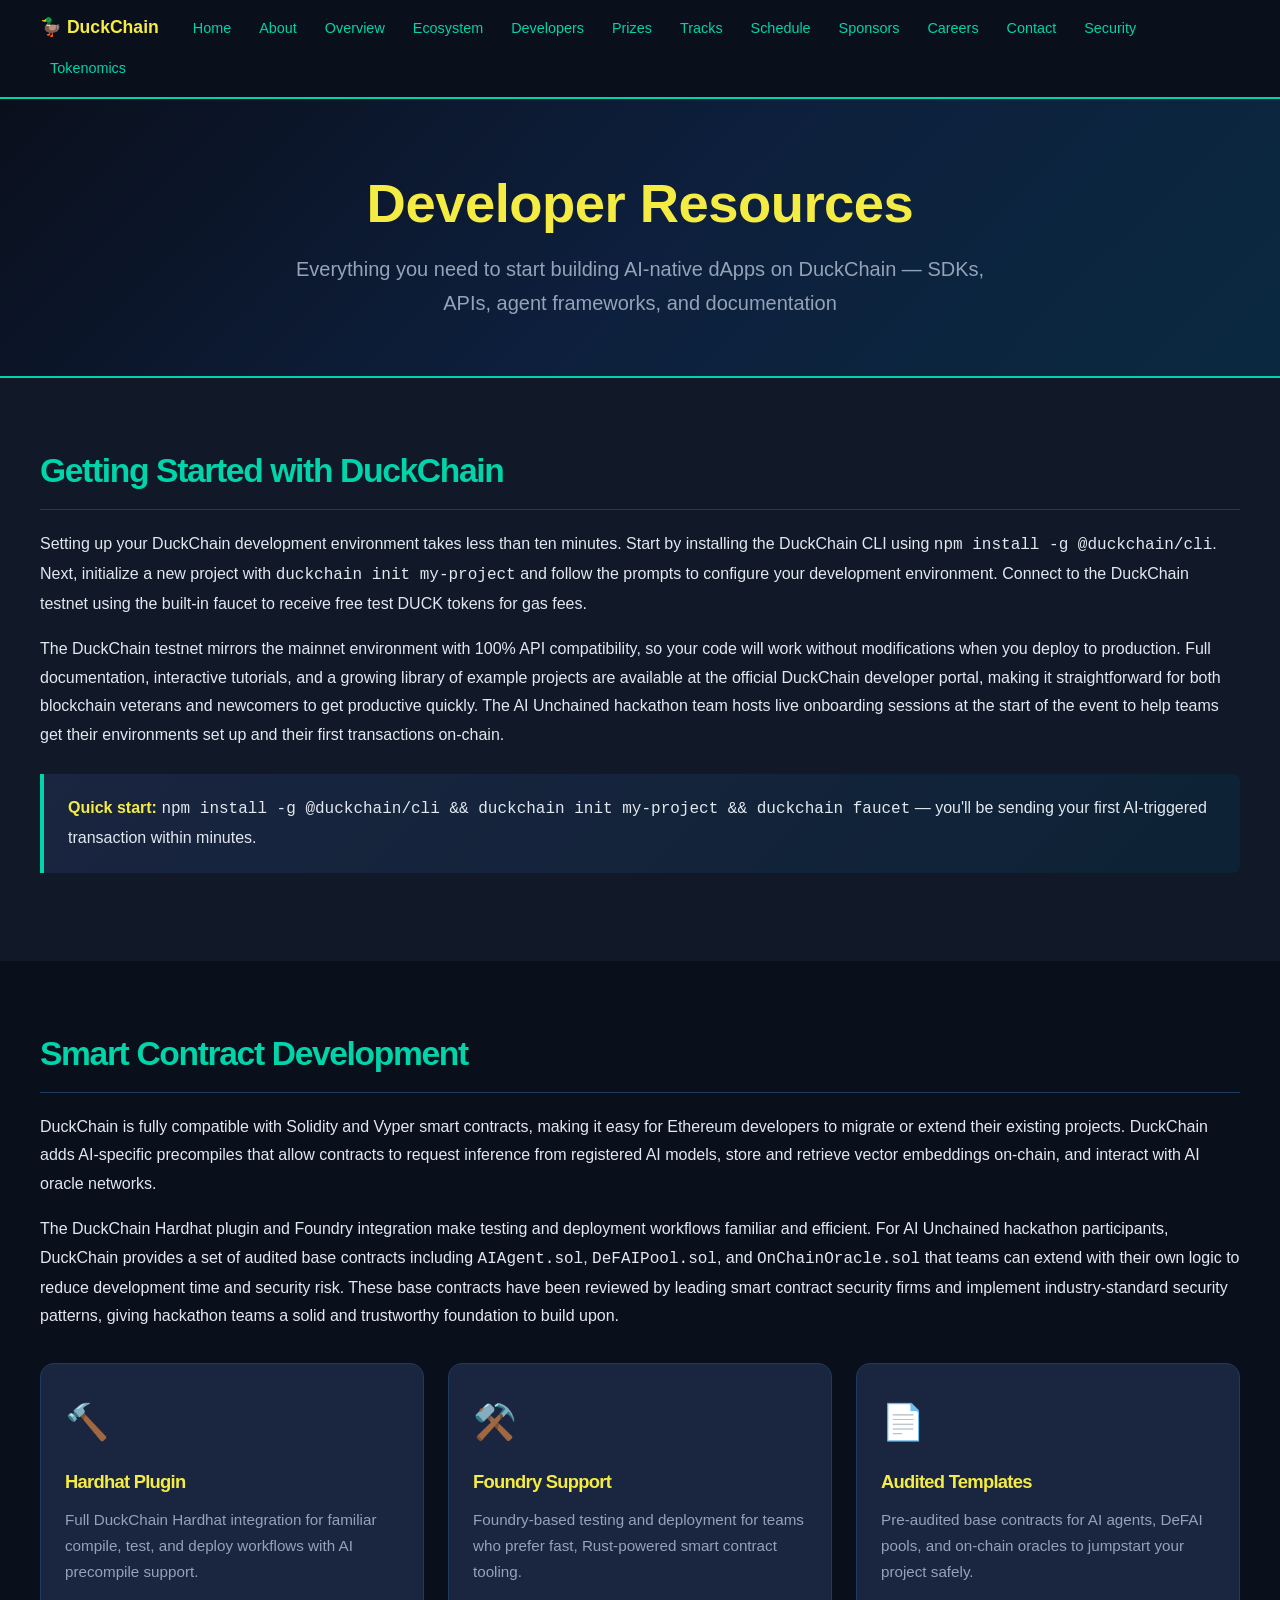
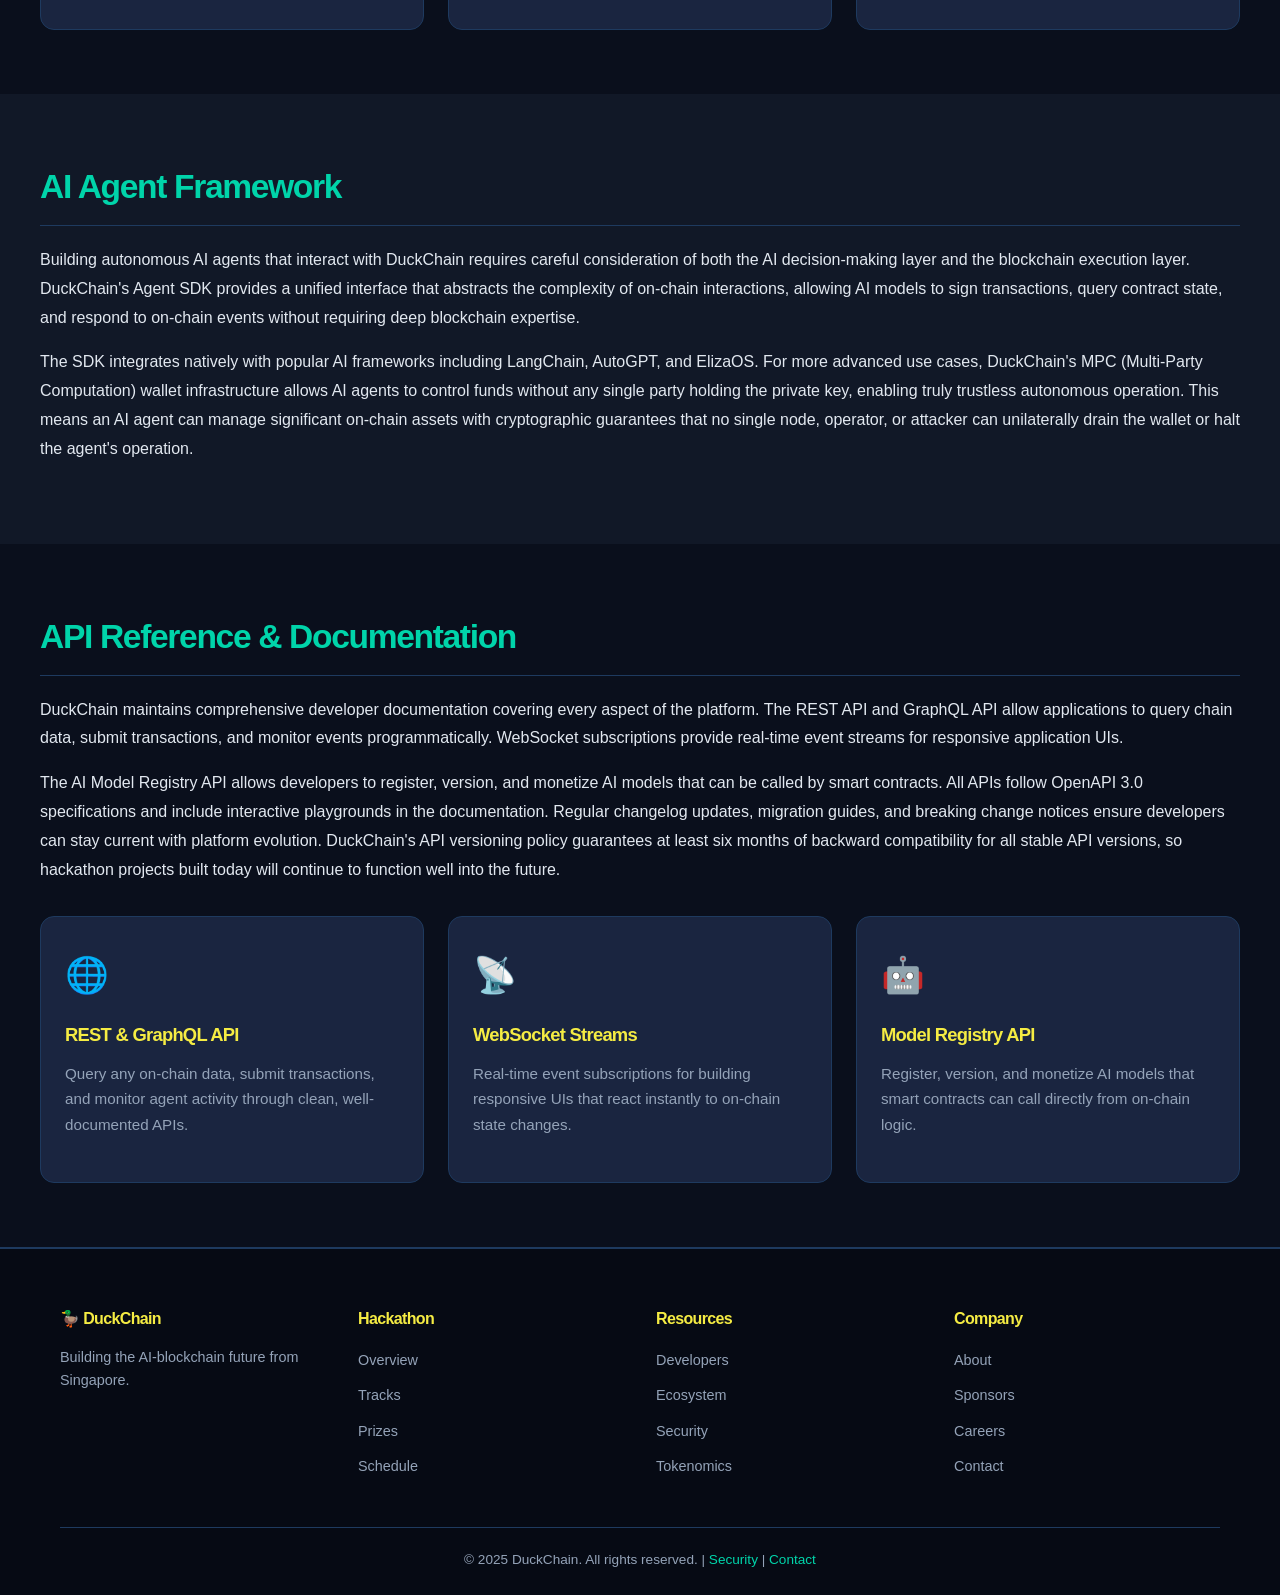
<file: developers.html>
<!DOCTYPE html>
<html lang="en">
<head>
  <meta charset="UTF-8">
  <meta name="viewport" content="width=device-width, initial-scale=1.0">
  <title>Developer Resources | AI Unchained</title>
  <link rel="stylesheet" href="1de98341b7e33ab1.css">
  <link rel="stylesheet" href="style.css">
</head>
<body>
<nav style="background:#0A0F1C;padding:12px 20px;position:sticky;top:0;z-index:9999;border-bottom:2px solid #00D4AA;font-family:'Segoe UI',Roboto,'Helvetica Neue',Arial,sans-serif;">
  <div style="max-width:1200px;margin:0 auto;display:flex;flex-wrap:wrap;gap:8px;align-items:center;">
    <span style="color:#F5EC43;font-weight:700;font-size:1.1rem;margin-right:16px;">🦆 DuckChain</span>
    <a href="index.html" style="color:#00D4AA;text-decoration:none;font-size:0.9rem;padding:4px 10px;border-radius:4px;transition:background 0.2s;" onmouseover="this.style.background='#1a2540'" onmouseout="this.style.background='transparent'">Home</a>
    <a href="about.html" style="color:#00D4AA;text-decoration:none;font-size:0.9rem;padding:4px 10px;border-radius:4px;" onmouseover="this.style.background='#1a2540'" onmouseout="this.style.background='transparent'">About</a>
    <a href="overview.html" style="color:#00D4AA;text-decoration:none;font-size:0.9rem;padding:4px 10px;border-radius:4px;" onmouseover="this.style.background='#1a2540'" onmouseout="this.style.background='transparent'">Overview</a>
    <a href="ecosystem.html" style="color:#00D4AA;text-decoration:none;font-size:0.9rem;padding:4px 10px;border-radius:4px;" onmouseover="this.style.background='#1a2540'" onmouseout="this.style.background='transparent'">Ecosystem</a>
    <a href="developers.html" style="color:#00D4AA;text-decoration:none;font-size:0.9rem;padding:4px 10px;border-radius:4px;" onmouseover="this.style.background='#1a2540'" onmouseout="this.style.background='transparent'">Developers</a>
    <a href="prizes.html" style="color:#00D4AA;text-decoration:none;font-size:0.9rem;padding:4px 10px;border-radius:4px;" onmouseover="this.style.background='#1a2540'" onmouseout="this.style.background='transparent'">Prizes</a>
    <a href="tracks.html" style="color:#00D4AA;text-decoration:none;font-size:0.9rem;padding:4px 10px;border-radius:4px;" onmouseover="this.style.background='#1a2540'" onmouseout="this.style.background='transparent'">Tracks</a>
    <a href="schedule.html" style="color:#00D4AA;text-decoration:none;font-size:0.9rem;padding:4px 10px;border-radius:4px;" onmouseover="this.style.background='#1a2540'" onmouseout="this.style.background='transparent'">Schedule</a>
    <a href="sponsors.html" style="color:#00D4AA;text-decoration:none;font-size:0.9rem;padding:4px 10px;border-radius:4px;" onmouseover="this.style.background='#1a2540'" onmouseout="this.style.background='transparent'">Sponsors</a>
    <a href="careers.html" style="color:#00D4AA;text-decoration:none;font-size:0.9rem;padding:4px 10px;border-radius:4px;" onmouseover="this.style.background='#1a2540'" onmouseout="this.style.background='transparent'">Careers</a>
    <a href="contact.html" style="color:#00D4AA;text-decoration:none;font-size:0.9rem;padding:4px 10px;border-radius:4px;" onmouseover="this.style.background='#1a2540'" onmouseout="this.style.background='transparent'">Contact</a>
    <a href="security.html" style="color:#00D4AA;text-decoration:none;font-size:0.9rem;padding:4px 10px;border-radius:4px;" onmouseover="this.style.background='#1a2540'" onmouseout="this.style.background='transparent'">Security</a>
    <a href="tokenomics.html" style="color:#00D4AA;text-decoration:none;font-size:0.9rem;padding:4px 10px;border-radius:4px;" onmouseover="this.style.background='#1a2540'" onmouseout="this.style.background='transparent'">Tokenomics</a>
  </div>
</nav>

<main class="dc-main">
  <div class="dc-hero">
    <div class="dc-container">
      <h1 class="dc-hero-title">Developer Resources</h1>
      <p class="dc-hero-subtitle">Everything you need to start building AI-native dApps on DuckChain — SDKs, APIs, agent frameworks, and documentation</p>
    </div>
  </div>

  <section class="dc-section">
    <div class="dc-section-inner">
      <h2 class="dc-section-title">Getting Started with DuckChain</h2>
      <p>Setting up your DuckChain development environment takes less than ten minutes. Start by installing the DuckChain CLI using <code>npm install -g @duckchain/cli</code>. Next, initialize a new project with <code>duckchain init my-project</code> and follow the prompts to configure your development environment. Connect to the DuckChain testnet using the built-in faucet to receive free test DUCK tokens for gas fees.</p>
      <p>The DuckChain testnet mirrors the mainnet environment with 100% API compatibility, so your code will work without modifications when you deploy to production. Full documentation, interactive tutorials, and a growing library of example projects are available at the official DuckChain developer portal, making it straightforward for both blockchain veterans and newcomers to get productive quickly. The AI Unchained hackathon team hosts live onboarding sessions at the start of the event to help teams get their environments set up and their first transactions on-chain.</p>
      <div class="dc-highlight">
        <p><strong>Quick start:</strong> <code>npm install -g @duckchain/cli &amp;&amp; duckchain init my-project &amp;&amp; duckchain faucet</code> — you'll be sending your first AI-triggered transaction within minutes.</p>
      </div>
    </div>
  </section>

  <section class="dc-section">
    <div class="dc-section-inner">
      <h2 class="dc-section-title">Smart Contract Development</h2>
      <p>DuckChain is fully compatible with Solidity and Vyper smart contracts, making it easy for Ethereum developers to migrate or extend their existing projects. DuckChain adds AI-specific precompiles that allow contracts to request inference from registered AI models, store and retrieve vector embeddings on-chain, and interact with AI oracle networks.</p>
      <p>The DuckChain Hardhat plugin and Foundry integration make testing and deployment workflows familiar and efficient. For AI Unchained hackathon participants, DuckChain provides a set of audited base contracts including <code>AIAgent.sol</code>, <code>DeFAIPool.sol</code>, and <code>OnChainOracle.sol</code> that teams can extend with their own logic to reduce development time and security risk. These base contracts have been reviewed by leading smart contract security firms and implement industry-standard security patterns, giving hackathon teams a solid and trustworthy foundation to build upon.</p>
      <div class="dc-grid">
        <div class="dc-card"><span class="dc-card-icon">🔨</span><h3>Hardhat Plugin</h3><p>Full DuckChain Hardhat integration for familiar compile, test, and deploy workflows with AI precompile support.</p></div>
        <div class="dc-card"><span class="dc-card-icon">⚒️</span><h3>Foundry Support</h3><p>Foundry-based testing and deployment for teams who prefer fast, Rust-powered smart contract tooling.</p></div>
        <div class="dc-card"><span class="dc-card-icon">📄</span><h3>Audited Templates</h3><p>Pre-audited base contracts for AI agents, DeFAI pools, and on-chain oracles to jumpstart your project safely.</p></div>
      </div>
    </div>
  </section>

  <section class="dc-section">
    <div class="dc-section-inner">
      <h2 class="dc-section-title">AI Agent Framework</h2>
      <p>Building autonomous AI agents that interact with DuckChain requires careful consideration of both the AI decision-making layer and the blockchain execution layer. DuckChain's Agent SDK provides a unified interface that abstracts the complexity of on-chain interactions, allowing AI models to sign transactions, query contract state, and respond to on-chain events without requiring deep blockchain expertise.</p>
      <p>The SDK integrates natively with popular AI frameworks including LangChain, AutoGPT, and ElizaOS. For more advanced use cases, DuckChain's MPC (Multi-Party Computation) wallet infrastructure allows AI agents to control funds without any single party holding the private key, enabling truly trustless autonomous operation. This means an AI agent can manage significant on-chain assets with cryptographic guarantees that no single node, operator, or attacker can unilaterally drain the wallet or halt the agent's operation.</p>
    </div>
  </section>

  <section class="dc-section">
    <div class="dc-section-inner">
      <h2 class="dc-section-title">API Reference &amp; Documentation</h2>
      <p>DuckChain maintains comprehensive developer documentation covering every aspect of the platform. The REST API and GraphQL API allow applications to query chain data, submit transactions, and monitor events programmatically. WebSocket subscriptions provide real-time event streams for responsive application UIs.</p>
      <p>The AI Model Registry API allows developers to register, version, and monetize AI models that can be called by smart contracts. All APIs follow OpenAPI 3.0 specifications and include interactive playgrounds in the documentation. Regular changelog updates, migration guides, and breaking change notices ensure developers can stay current with platform evolution. DuckChain's API versioning policy guarantees at least six months of backward compatibility for all stable API versions, so hackathon projects built today will continue to function well into the future.</p>
      <div class="dc-grid">
        <div class="dc-card"><span class="dc-card-icon">🌐</span><h3>REST &amp; GraphQL API</h3><p>Query any on-chain data, submit transactions, and monitor agent activity through clean, well-documented APIs.</p></div>
        <div class="dc-card"><span class="dc-card-icon">📡</span><h3>WebSocket Streams</h3><p>Real-time event subscriptions for building responsive UIs that react instantly to on-chain state changes.</p></div>
        <div class="dc-card"><span class="dc-card-icon">🤖</span><h3>Model Registry API</h3><p>Register, version, and monetize AI models that smart contracts can call directly from on-chain logic.</p></div>
      </div>
    </div>
  </section>
</main>

<footer class="dc-footer">
  <div class="dc-container">
    <div class="dc-footer-grid">
      <div class="dc-footer-col">
        <h3>🦆 DuckChain</h3>
        <p>Building the AI-blockchain future from Singapore.</p>
      </div>
      <div class="dc-footer-col">
        <h3>Hackathon</h3>
        <ul>
          <li><a href="overview.html">Overview</a></li>
          <li><a href="tracks.html">Tracks</a></li>
          <li><a href="prizes.html">Prizes</a></li>
          <li><a href="schedule.html">Schedule</a></li>
        </ul>
      </div>
      <div class="dc-footer-col">
        <h3>Resources</h3>
        <ul>
          <li><a href="developers.html">Developers</a></li>
          <li><a href="ecosystem.html">Ecosystem</a></li>
          <li><a href="security.html">Security</a></li>
          <li><a href="tokenomics.html">Tokenomics</a></li>
        </ul>
      </div>
      <div class="dc-footer-col">
        <h3>Company</h3>
        <ul>
          <li><a href="about.html">About</a></li>
          <li><a href="sponsors.html">Sponsors</a></li>
          <li><a href="careers.html">Careers</a></li>
          <li><a href="contact.html">Contact</a></li>
        </ul>
      </div>
    </div>
    <div class="dc-footer-bottom">
      <p>© 2025 DuckChain. All rights reserved. | <a href="security.html">Security</a> | <a href="contact.html">Contact</a></p>
    </div>
  </div>
</footer>
</body>
</html>
</file>
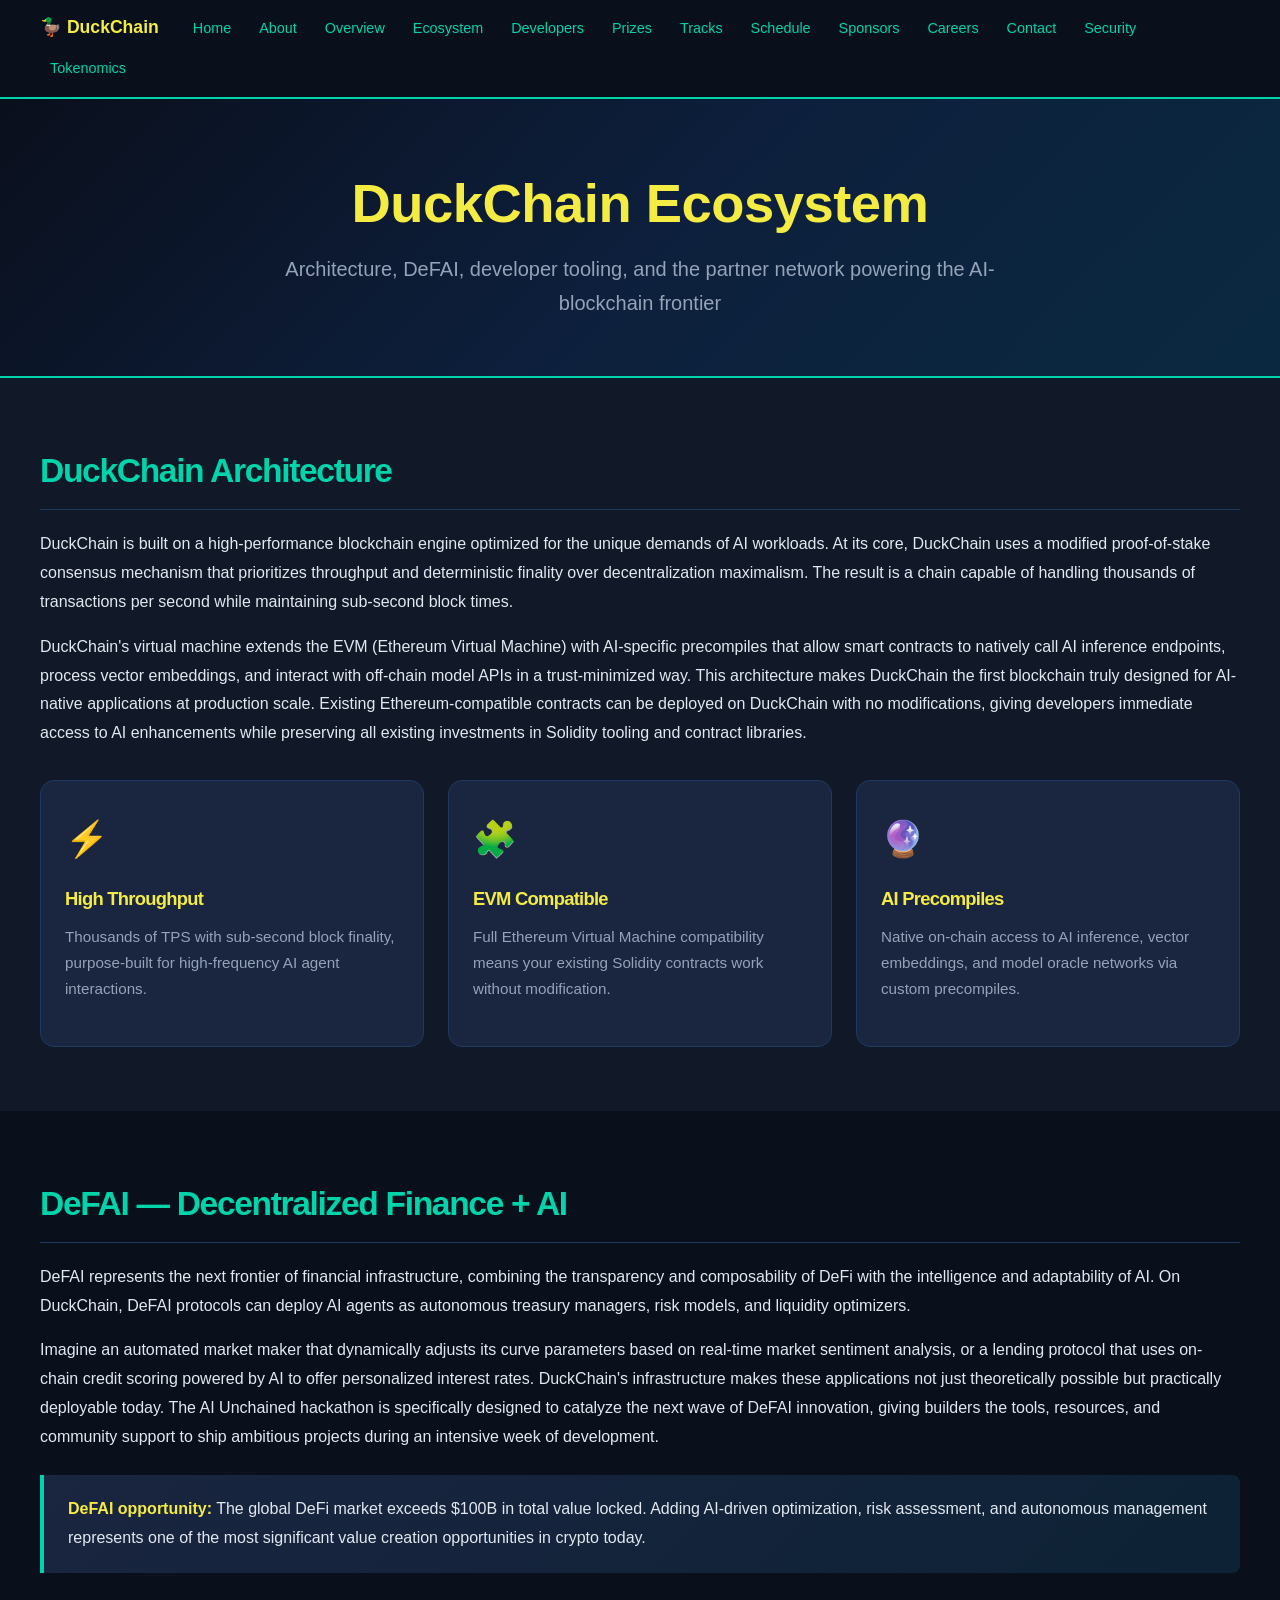
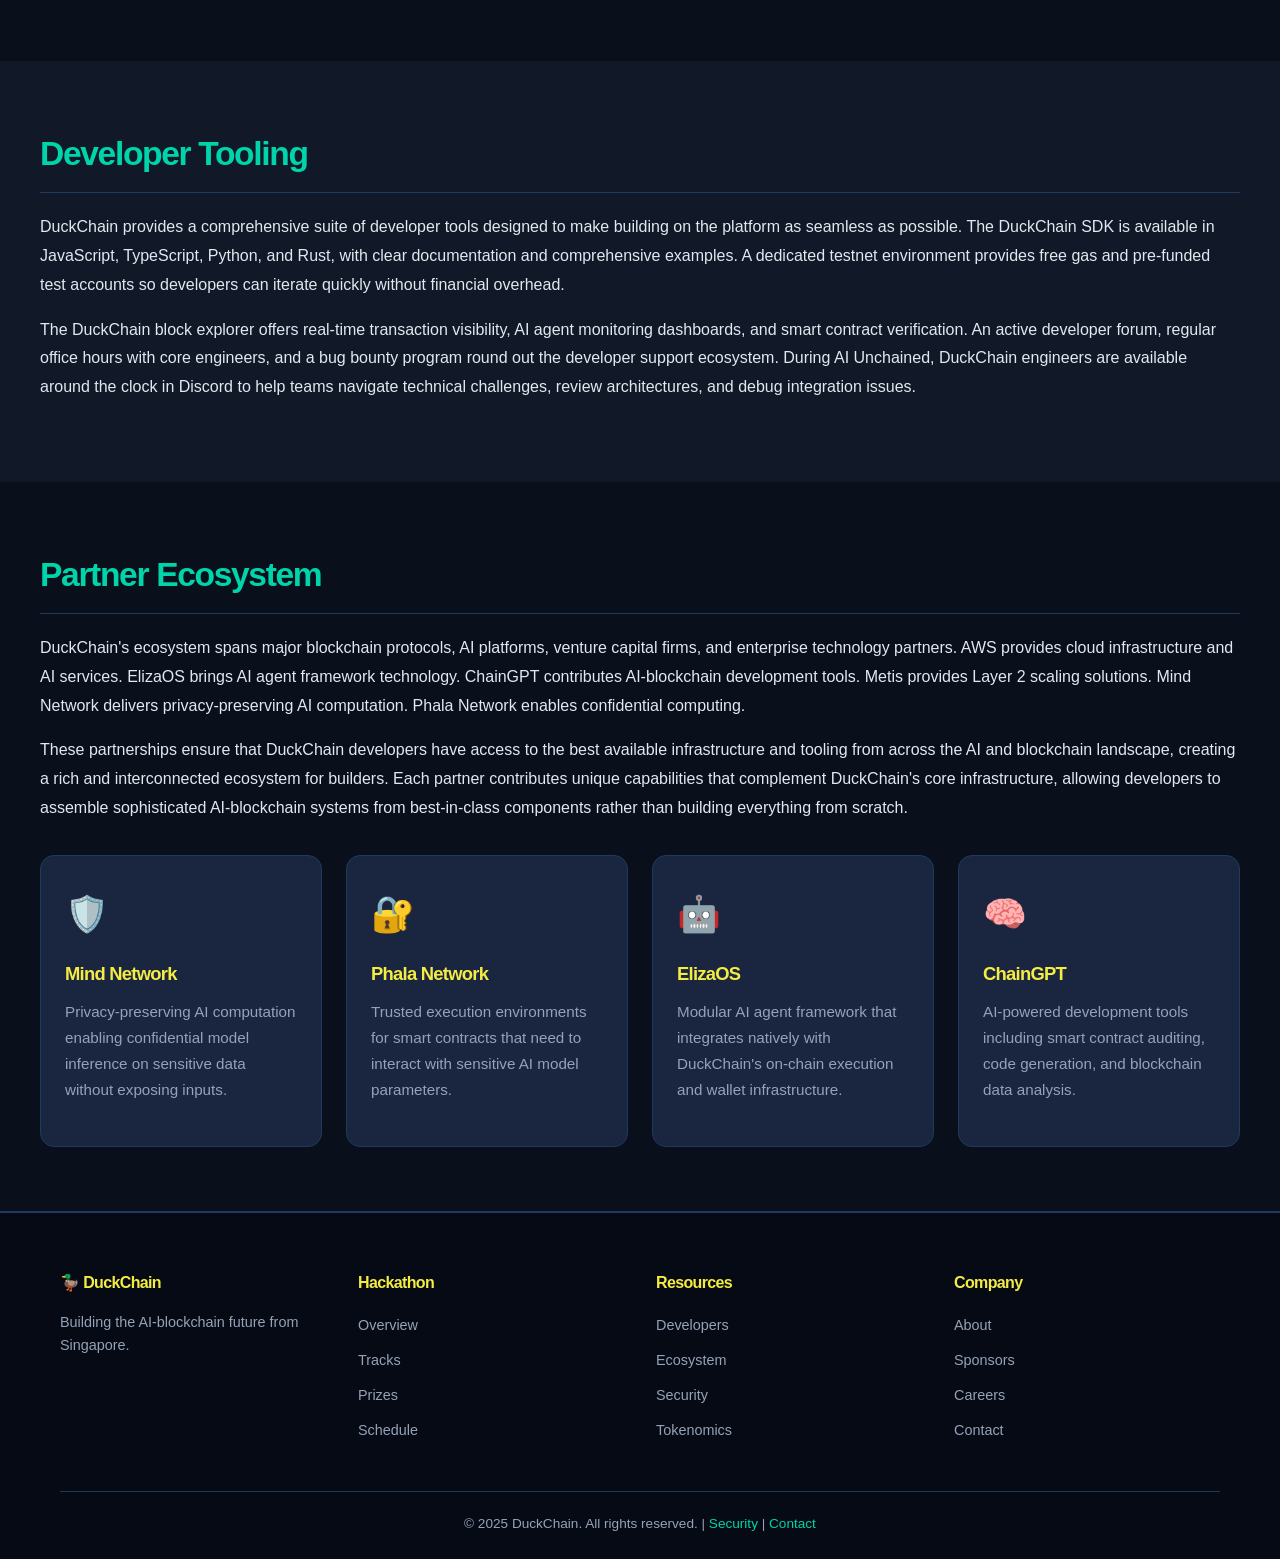
<file: ecosystem.html>
<!DOCTYPE html>
<html lang="en">
<head>
  <meta charset="UTF-8">
  <meta name="viewport" content="width=device-width, initial-scale=1.0">
  <title>DuckChain Ecosystem | AI Unchained</title>
  <link rel="stylesheet" href="1de98341b7e33ab1.css">
  <link rel="stylesheet" href="style.css">
</head>
<body>
<nav style="background:#0A0F1C;padding:12px 20px;position:sticky;top:0;z-index:9999;border-bottom:2px solid #00D4AA;font-family:'Segoe UI',Roboto,'Helvetica Neue',Arial,sans-serif;">
  <div style="max-width:1200px;margin:0 auto;display:flex;flex-wrap:wrap;gap:8px;align-items:center;">
    <span style="color:#F5EC43;font-weight:700;font-size:1.1rem;margin-right:16px;">🦆 DuckChain</span>
    <a href="index.html" style="color:#00D4AA;text-decoration:none;font-size:0.9rem;padding:4px 10px;border-radius:4px;transition:background 0.2s;" onmouseover="this.style.background='#1a2540'" onmouseout="this.style.background='transparent'">Home</a>
    <a href="about.html" style="color:#00D4AA;text-decoration:none;font-size:0.9rem;padding:4px 10px;border-radius:4px;" onmouseover="this.style.background='#1a2540'" onmouseout="this.style.background='transparent'">About</a>
    <a href="overview.html" style="color:#00D4AA;text-decoration:none;font-size:0.9rem;padding:4px 10px;border-radius:4px;" onmouseover="this.style.background='#1a2540'" onmouseout="this.style.background='transparent'">Overview</a>
    <a href="ecosystem.html" style="color:#00D4AA;text-decoration:none;font-size:0.9rem;padding:4px 10px;border-radius:4px;" onmouseover="this.style.background='#1a2540'" onmouseout="this.style.background='transparent'">Ecosystem</a>
    <a href="developers.html" style="color:#00D4AA;text-decoration:none;font-size:0.9rem;padding:4px 10px;border-radius:4px;" onmouseover="this.style.background='#1a2540'" onmouseout="this.style.background='transparent'">Developers</a>
    <a href="prizes.html" style="color:#00D4AA;text-decoration:none;font-size:0.9rem;padding:4px 10px;border-radius:4px;" onmouseover="this.style.background='#1a2540'" onmouseout="this.style.background='transparent'">Prizes</a>
    <a href="tracks.html" style="color:#00D4AA;text-decoration:none;font-size:0.9rem;padding:4px 10px;border-radius:4px;" onmouseover="this.style.background='#1a2540'" onmouseout="this.style.background='transparent'">Tracks</a>
    <a href="schedule.html" style="color:#00D4AA;text-decoration:none;font-size:0.9rem;padding:4px 10px;border-radius:4px;" onmouseover="this.style.background='#1a2540'" onmouseout="this.style.background='transparent'">Schedule</a>
    <a href="sponsors.html" style="color:#00D4AA;text-decoration:none;font-size:0.9rem;padding:4px 10px;border-radius:4px;" onmouseover="this.style.background='#1a2540'" onmouseout="this.style.background='transparent'">Sponsors</a>
    <a href="careers.html" style="color:#00D4AA;text-decoration:none;font-size:0.9rem;padding:4px 10px;border-radius:4px;" onmouseover="this.style.background='#1a2540'" onmouseout="this.style.background='transparent'">Careers</a>
    <a href="contact.html" style="color:#00D4AA;text-decoration:none;font-size:0.9rem;padding:4px 10px;border-radius:4px;" onmouseover="this.style.background='#1a2540'" onmouseout="this.style.background='transparent'">Contact</a>
    <a href="security.html" style="color:#00D4AA;text-decoration:none;font-size:0.9rem;padding:4px 10px;border-radius:4px;" onmouseover="this.style.background='#1a2540'" onmouseout="this.style.background='transparent'">Security</a>
    <a href="tokenomics.html" style="color:#00D4AA;text-decoration:none;font-size:0.9rem;padding:4px 10px;border-radius:4px;" onmouseover="this.style.background='#1a2540'" onmouseout="this.style.background='transparent'">Tokenomics</a>
  </div>
</nav>

<main class="dc-main">
  <div class="dc-hero">
    <div class="dc-container">
      <h1 class="dc-hero-title">DuckChain Ecosystem</h1>
      <p class="dc-hero-subtitle">Architecture, DeFAI, developer tooling, and the partner network powering the AI-blockchain frontier</p>
    </div>
  </div>

  <section class="dc-section">
    <div class="dc-section-inner">
      <h2 class="dc-section-title">DuckChain Architecture</h2>
      <p>DuckChain is built on a high-performance blockchain engine optimized for the unique demands of AI workloads. At its core, DuckChain uses a modified proof-of-stake consensus mechanism that prioritizes throughput and deterministic finality over decentralization maximalism. The result is a chain capable of handling thousands of transactions per second while maintaining sub-second block times.</p>
      <p>DuckChain's virtual machine extends the EVM (Ethereum Virtual Machine) with AI-specific precompiles that allow smart contracts to natively call AI inference endpoints, process vector embeddings, and interact with off-chain model APIs in a trust-minimized way. This architecture makes DuckChain the first blockchain truly designed for AI-native applications at production scale. Existing Ethereum-compatible contracts can be deployed on DuckChain with no modifications, giving developers immediate access to AI enhancements while preserving all existing investments in Solidity tooling and contract libraries.</p>
      <div class="dc-grid">
        <div class="dc-card"><span class="dc-card-icon">⚡</span><h3>High Throughput</h3><p>Thousands of TPS with sub-second block finality, purpose-built for high-frequency AI agent interactions.</p></div>
        <div class="dc-card"><span class="dc-card-icon">🧩</span><h3>EVM Compatible</h3><p>Full Ethereum Virtual Machine compatibility means your existing Solidity contracts work without modification.</p></div>
        <div class="dc-card"><span class="dc-card-icon">🔮</span><h3>AI Precompiles</h3><p>Native on-chain access to AI inference, vector embeddings, and model oracle networks via custom precompiles.</p></div>
      </div>
    </div>
  </section>

  <section class="dc-section">
    <div class="dc-section-inner">
      <h2 class="dc-section-title">DeFAI — Decentralized Finance + AI</h2>
      <p>DeFAI represents the next frontier of financial infrastructure, combining the transparency and composability of DeFi with the intelligence and adaptability of AI. On DuckChain, DeFAI protocols can deploy AI agents as autonomous treasury managers, risk models, and liquidity optimizers.</p>
      <p>Imagine an automated market maker that dynamically adjusts its curve parameters based on real-time market sentiment analysis, or a lending protocol that uses on-chain credit scoring powered by AI to offer personalized interest rates. DuckChain's infrastructure makes these applications not just theoretically possible but practically deployable today. The AI Unchained hackathon is specifically designed to catalyze the next wave of DeFAI innovation, giving builders the tools, resources, and community support to ship ambitious projects during an intensive week of development.</p>
      <div class="dc-highlight">
        <p><strong>DeFAI opportunity:</strong> The global DeFi market exceeds $100B in total value locked. Adding AI-driven optimization, risk assessment, and autonomous management represents one of the most significant value creation opportunities in crypto today.</p>
      </div>
    </div>
  </section>

  <section class="dc-section">
    <div class="dc-section-inner">
      <h2 class="dc-section-title">Developer Tooling</h2>
      <p>DuckChain provides a comprehensive suite of developer tools designed to make building on the platform as seamless as possible. The DuckChain SDK is available in JavaScript, TypeScript, Python, and Rust, with clear documentation and comprehensive examples. A dedicated testnet environment provides free gas and pre-funded test accounts so developers can iterate quickly without financial overhead.</p>
      <p>The DuckChain block explorer offers real-time transaction visibility, AI agent monitoring dashboards, and smart contract verification. An active developer forum, regular office hours with core engineers, and a bug bounty program round out the developer support ecosystem. During AI Unchained, DuckChain engineers are available around the clock in Discord to help teams navigate technical challenges, review architectures, and debug integration issues.</p>
    </div>
  </section>

  <section class="dc-section">
    <div class="dc-section-inner">
      <h2 class="dc-section-title">Partner Ecosystem</h2>
      <p>DuckChain's ecosystem spans major blockchain protocols, AI platforms, venture capital firms, and enterprise technology partners. AWS provides cloud infrastructure and AI services. ElizaOS brings AI agent framework technology. ChainGPT contributes AI-blockchain development tools. Metis provides Layer 2 scaling solutions. Mind Network delivers privacy-preserving AI computation. Phala Network enables confidential computing.</p>
      <p>These partnerships ensure that DuckChain developers have access to the best available infrastructure and tooling from across the AI and blockchain landscape, creating a rich and interconnected ecosystem for builders. Each partner contributes unique capabilities that complement DuckChain's core infrastructure, allowing developers to assemble sophisticated AI-blockchain systems from best-in-class components rather than building everything from scratch.</p>
      <div class="dc-grid">
        <div class="dc-card"><span class="dc-card-icon">🛡️</span><h3>Mind Network</h3><p>Privacy-preserving AI computation enabling confidential model inference on sensitive data without exposing inputs.</p></div>
        <div class="dc-card"><span class="dc-card-icon">🔐</span><h3>Phala Network</h3><p>Trusted execution environments for smart contracts that need to interact with sensitive AI model parameters.</p></div>
        <div class="dc-card"><span class="dc-card-icon">🤖</span><h3>ElizaOS</h3><p>Modular AI agent framework that integrates natively with DuckChain's on-chain execution and wallet infrastructure.</p></div>
        <div class="dc-card"><span class="dc-card-icon">🧠</span><h3>ChainGPT</h3><p>AI-powered development tools including smart contract auditing, code generation, and blockchain data analysis.</p></div>
      </div>
    </div>
  </section>
</main>

<footer class="dc-footer">
  <div class="dc-container">
    <div class="dc-footer-grid">
      <div class="dc-footer-col">
        <h3>🦆 DuckChain</h3>
        <p>Building the AI-blockchain future from Singapore.</p>
      </div>
      <div class="dc-footer-col">
        <h3>Hackathon</h3>
        <ul>
          <li><a href="overview.html">Overview</a></li>
          <li><a href="tracks.html">Tracks</a></li>
          <li><a href="prizes.html">Prizes</a></li>
          <li><a href="schedule.html">Schedule</a></li>
        </ul>
      </div>
      <div class="dc-footer-col">
        <h3>Resources</h3>
        <ul>
          <li><a href="developers.html">Developers</a></li>
          <li><a href="ecosystem.html">Ecosystem</a></li>
          <li><a href="security.html">Security</a></li>
          <li><a href="tokenomics.html">Tokenomics</a></li>
        </ul>
      </div>
      <div class="dc-footer-col">
        <h3>Company</h3>
        <ul>
          <li><a href="about.html">About</a></li>
          <li><a href="sponsors.html">Sponsors</a></li>
          <li><a href="careers.html">Careers</a></li>
          <li><a href="contact.html">Contact</a></li>
        </ul>
      </div>
    </div>
    <div class="dc-footer-bottom">
      <p>© 2025 DuckChain. All rights reserved. | <a href="security.html">Security</a> | <a href="contact.html">Contact</a></p>
    </div>
  </div>
</footer>
</body>
</html>
</file>
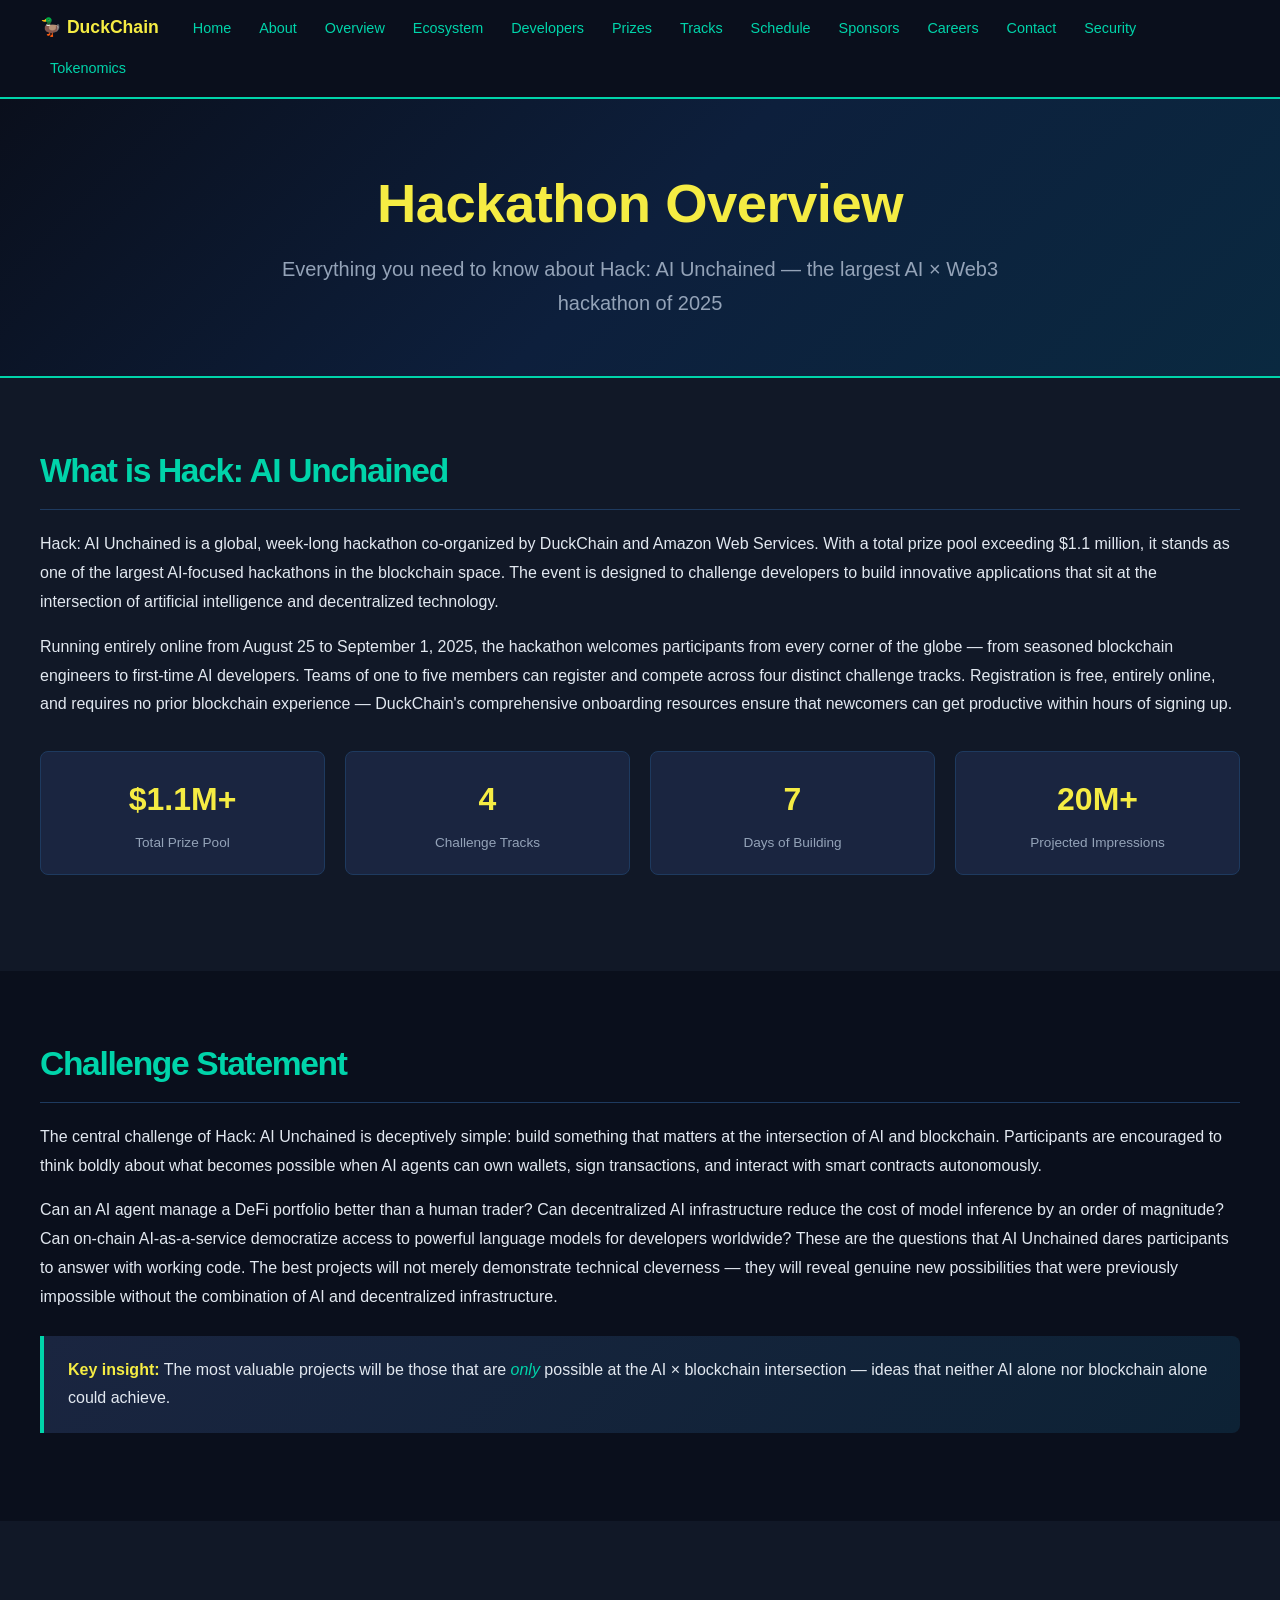
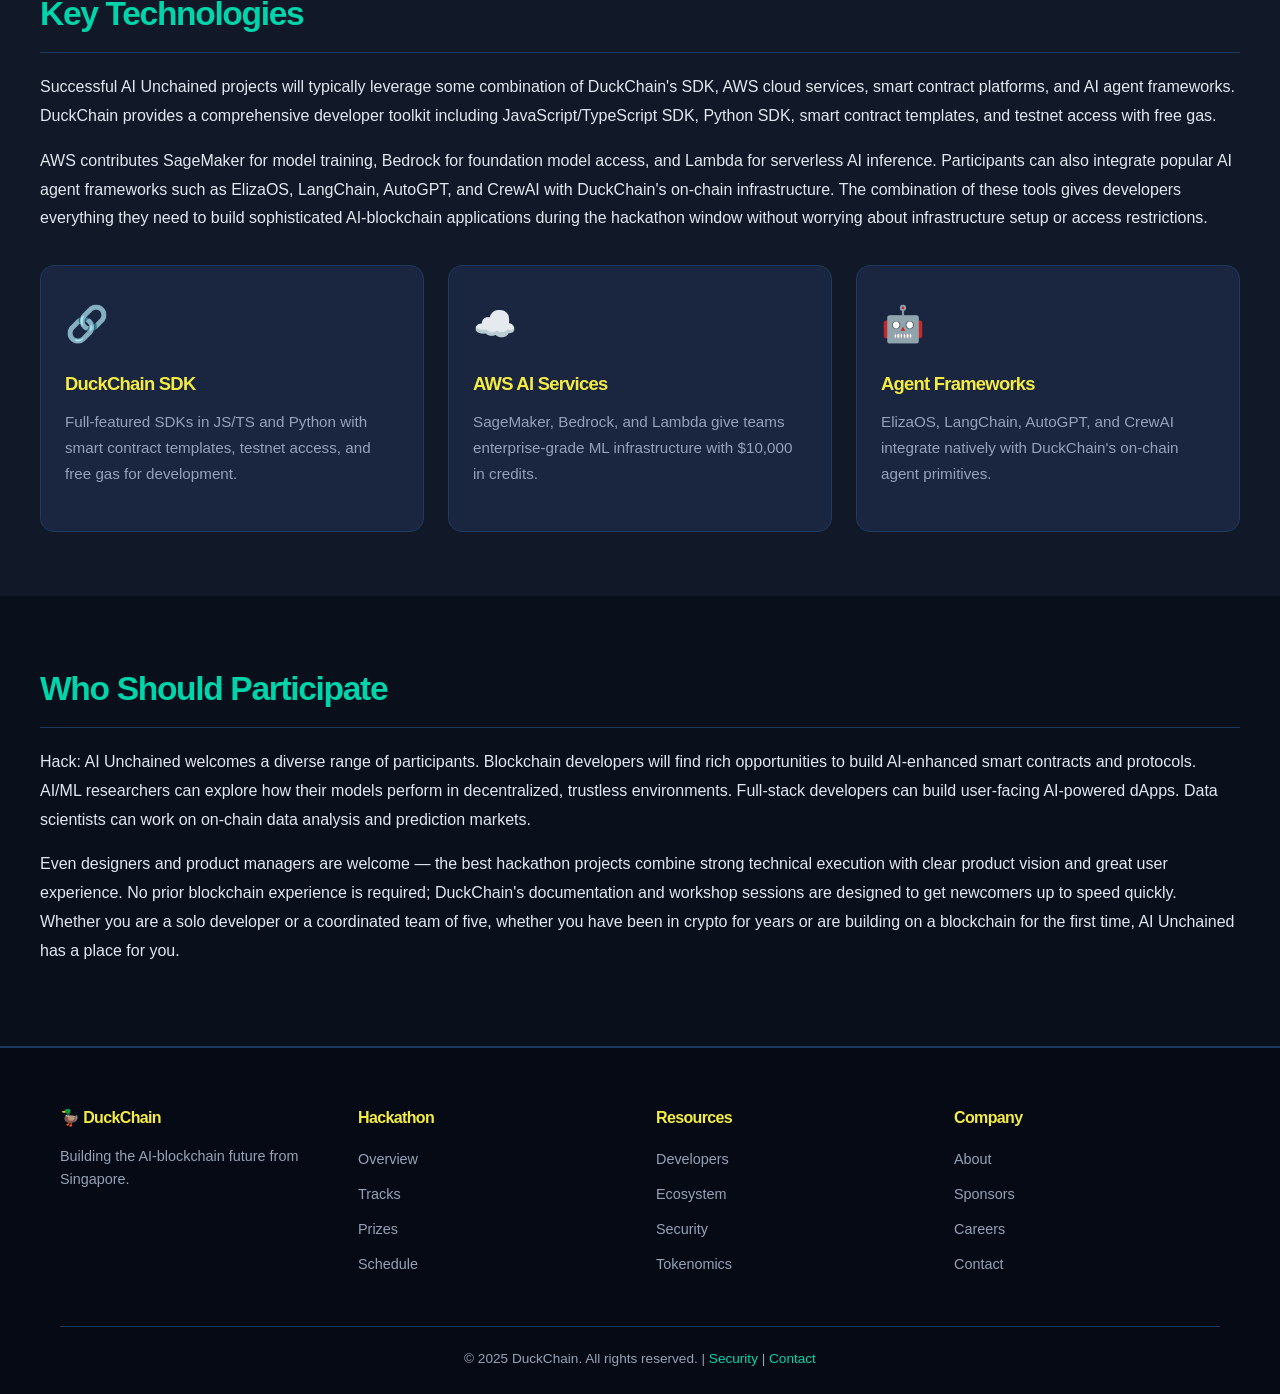
<file: overview.html>
<!DOCTYPE html>
<html lang="en">
<head>
  <meta charset="UTF-8">
  <meta name="viewport" content="width=device-width, initial-scale=1.0">
  <title>Hackathon Overview | AI Unchained</title>
  <link rel="stylesheet" href="1de98341b7e33ab1.css">
  <link rel="stylesheet" href="style.css">
</head>
<body>
<nav style="background:#0A0F1C;padding:12px 20px;position:sticky;top:0;z-index:9999;border-bottom:2px solid #00D4AA;font-family:'Segoe UI',Roboto,'Helvetica Neue',Arial,sans-serif;">
  <div style="max-width:1200px;margin:0 auto;display:flex;flex-wrap:wrap;gap:8px;align-items:center;">
    <span style="color:#F5EC43;font-weight:700;font-size:1.1rem;margin-right:16px;">🦆 DuckChain</span>
    <a href="index.html" style="color:#00D4AA;text-decoration:none;font-size:0.9rem;padding:4px 10px;border-radius:4px;transition:background 0.2s;" onmouseover="this.style.background='#1a2540'" onmouseout="this.style.background='transparent'">Home</a>
    <a href="about.html" style="color:#00D4AA;text-decoration:none;font-size:0.9rem;padding:4px 10px;border-radius:4px;" onmouseover="this.style.background='#1a2540'" onmouseout="this.style.background='transparent'">About</a>
    <a href="overview.html" style="color:#00D4AA;text-decoration:none;font-size:0.9rem;padding:4px 10px;border-radius:4px;" onmouseover="this.style.background='#1a2540'" onmouseout="this.style.background='transparent'">Overview</a>
    <a href="ecosystem.html" style="color:#00D4AA;text-decoration:none;font-size:0.9rem;padding:4px 10px;border-radius:4px;" onmouseover="this.style.background='#1a2540'" onmouseout="this.style.background='transparent'">Ecosystem</a>
    <a href="developers.html" style="color:#00D4AA;text-decoration:none;font-size:0.9rem;padding:4px 10px;border-radius:4px;" onmouseover="this.style.background='#1a2540'" onmouseout="this.style.background='transparent'">Developers</a>
    <a href="prizes.html" style="color:#00D4AA;text-decoration:none;font-size:0.9rem;padding:4px 10px;border-radius:4px;" onmouseover="this.style.background='#1a2540'" onmouseout="this.style.background='transparent'">Prizes</a>
    <a href="tracks.html" style="color:#00D4AA;text-decoration:none;font-size:0.9rem;padding:4px 10px;border-radius:4px;" onmouseover="this.style.background='#1a2540'" onmouseout="this.style.background='transparent'">Tracks</a>
    <a href="schedule.html" style="color:#00D4AA;text-decoration:none;font-size:0.9rem;padding:4px 10px;border-radius:4px;" onmouseover="this.style.background='#1a2540'" onmouseout="this.style.background='transparent'">Schedule</a>
    <a href="sponsors.html" style="color:#00D4AA;text-decoration:none;font-size:0.9rem;padding:4px 10px;border-radius:4px;" onmouseover="this.style.background='#1a2540'" onmouseout="this.style.background='transparent'">Sponsors</a>
    <a href="careers.html" style="color:#00D4AA;text-decoration:none;font-size:0.9rem;padding:4px 10px;border-radius:4px;" onmouseover="this.style.background='#1a2540'" onmouseout="this.style.background='transparent'">Careers</a>
    <a href="contact.html" style="color:#00D4AA;text-decoration:none;font-size:0.9rem;padding:4px 10px;border-radius:4px;" onmouseover="this.style.background='#1a2540'" onmouseout="this.style.background='transparent'">Contact</a>
    <a href="security.html" style="color:#00D4AA;text-decoration:none;font-size:0.9rem;padding:4px 10px;border-radius:4px;" onmouseover="this.style.background='#1a2540'" onmouseout="this.style.background='transparent'">Security</a>
    <a href="tokenomics.html" style="color:#00D4AA;text-decoration:none;font-size:0.9rem;padding:4px 10px;border-radius:4px;" onmouseover="this.style.background='#1a2540'" onmouseout="this.style.background='transparent'">Tokenomics</a>
  </div>
</nav>

<main class="dc-main">
  <div class="dc-hero">
    <div class="dc-container">
      <h1 class="dc-hero-title">Hackathon Overview</h1>
      <p class="dc-hero-subtitle">Everything you need to know about Hack: AI Unchained — the largest AI × Web3 hackathon of 2025</p>
    </div>
  </div>

  <section class="dc-section">
    <div class="dc-section-inner">
      <h2 class="dc-section-title">What is Hack: AI Unchained</h2>
      <p>Hack: AI Unchained is a global, week-long hackathon co-organized by DuckChain and Amazon Web Services. With a total prize pool exceeding $1.1 million, it stands as one of the largest AI-focused hackathons in the blockchain space. The event is designed to challenge developers to build innovative applications that sit at the intersection of artificial intelligence and decentralized technology.</p>
      <p>Running entirely online from August 25 to September 1, 2025, the hackathon welcomes participants from every corner of the globe — from seasoned blockchain engineers to first-time AI developers. Teams of one to five members can register and compete across four distinct challenge tracks. Registration is free, entirely online, and requires no prior blockchain experience — DuckChain's comprehensive onboarding resources ensure that newcomers can get productive within hours of signing up.</p>
      <div class="dc-stats">
        <div class="dc-stat"><span class="dc-stat-value">$1.1M+</span><span class="dc-stat-label">Total Prize Pool</span></div>
        <div class="dc-stat"><span class="dc-stat-value">4</span><span class="dc-stat-label">Challenge Tracks</span></div>
        <div class="dc-stat"><span class="dc-stat-value">7</span><span class="dc-stat-label">Days of Building</span></div>
        <div class="dc-stat"><span class="dc-stat-value">20M+</span><span class="dc-stat-label">Projected Impressions</span></div>
      </div>
    </div>
  </section>

  <section class="dc-section">
    <div class="dc-section-inner">
      <h2 class="dc-section-title">Challenge Statement</h2>
      <p>The central challenge of Hack: AI Unchained is deceptively simple: build something that matters at the intersection of AI and blockchain. Participants are encouraged to think boldly about what becomes possible when AI agents can own wallets, sign transactions, and interact with smart contracts autonomously.</p>
      <p>Can an AI agent manage a DeFi portfolio better than a human trader? Can decentralized AI infrastructure reduce the cost of model inference by an order of magnitude? Can on-chain AI-as-a-service democratize access to powerful language models for developers worldwide? These are the questions that AI Unchained dares participants to answer with working code. The best projects will not merely demonstrate technical cleverness — they will reveal genuine new possibilities that were previously impossible without the combination of AI and decentralized infrastructure.</p>
      <div class="dc-highlight">
        <p><strong>Key insight:</strong> The most valuable projects will be those that are <em>only</em> possible at the AI × blockchain intersection — ideas that neither AI alone nor blockchain alone could achieve.</p>
      </div>
    </div>
  </section>

  <section class="dc-section">
    <div class="dc-section-inner">
      <h2 class="dc-section-title">Key Technologies</h2>
      <p>Successful AI Unchained projects will typically leverage some combination of DuckChain's SDK, AWS cloud services, smart contract platforms, and AI agent frameworks. DuckChain provides a comprehensive developer toolkit including JavaScript/TypeScript SDK, Python SDK, smart contract templates, and testnet access with free gas.</p>
      <p>AWS contributes SageMaker for model training, Bedrock for foundation model access, and Lambda for serverless AI inference. Participants can also integrate popular AI agent frameworks such as ElizaOS, LangChain, AutoGPT, and CrewAI with DuckChain's on-chain infrastructure. The combination of these tools gives developers everything they need to build sophisticated AI-blockchain applications during the hackathon window without worrying about infrastructure setup or access restrictions.</p>
      <div class="dc-grid">
        <div class="dc-card"><span class="dc-card-icon">🔗</span><h3>DuckChain SDK</h3><p>Full-featured SDKs in JS/TS and Python with smart contract templates, testnet access, and free gas for development.</p></div>
        <div class="dc-card"><span class="dc-card-icon">☁️</span><h3>AWS AI Services</h3><p>SageMaker, Bedrock, and Lambda give teams enterprise-grade ML infrastructure with $10,000 in credits.</p></div>
        <div class="dc-card"><span class="dc-card-icon">🤖</span><h3>Agent Frameworks</h3><p>ElizaOS, LangChain, AutoGPT, and CrewAI integrate natively with DuckChain's on-chain agent primitives.</p></div>
      </div>
    </div>
  </section>

  <section class="dc-section">
    <div class="dc-section-inner">
      <h2 class="dc-section-title">Who Should Participate</h2>
      <p>Hack: AI Unchained welcomes a diverse range of participants. Blockchain developers will find rich opportunities to build AI-enhanced smart contracts and protocols. AI/ML researchers can explore how their models perform in decentralized, trustless environments. Full-stack developers can build user-facing AI-powered dApps. Data scientists can work on on-chain data analysis and prediction markets.</p>
      <p>Even designers and product managers are welcome — the best hackathon projects combine strong technical execution with clear product vision and great user experience. No prior blockchain experience is required; DuckChain's documentation and workshop sessions are designed to get newcomers up to speed quickly. Whether you are a solo developer or a coordinated team of five, whether you have been in crypto for years or are building on a blockchain for the first time, AI Unchained has a place for you.</p>
    </div>
  </section>
</main>

<footer class="dc-footer">
  <div class="dc-container">
    <div class="dc-footer-grid">
      <div class="dc-footer-col">
        <h3>🦆 DuckChain</h3>
        <p>Building the AI-blockchain future from Singapore.</p>
      </div>
      <div class="dc-footer-col">
        <h3>Hackathon</h3>
        <ul>
          <li><a href="overview.html">Overview</a></li>
          <li><a href="tracks.html">Tracks</a></li>
          <li><a href="prizes.html">Prizes</a></li>
          <li><a href="schedule.html">Schedule</a></li>
        </ul>
      </div>
      <div class="dc-footer-col">
        <h3>Resources</h3>
        <ul>
          <li><a href="developers.html">Developers</a></li>
          <li><a href="ecosystem.html">Ecosystem</a></li>
          <li><a href="security.html">Security</a></li>
          <li><a href="tokenomics.html">Tokenomics</a></li>
        </ul>
      </div>
      <div class="dc-footer-col">
        <h3>Company</h3>
        <ul>
          <li><a href="about.html">About</a></li>
          <li><a href="sponsors.html">Sponsors</a></li>
          <li><a href="careers.html">Careers</a></li>
          <li><a href="contact.html">Contact</a></li>
        </ul>
      </div>
    </div>
    <div class="dc-footer-bottom">
      <p>© 2025 DuckChain. All rights reserved. | <a href="security.html">Security</a> | <a href="contact.html">Contact</a></p>
    </div>
  </div>
</footer>
</body>
</html>
</file>
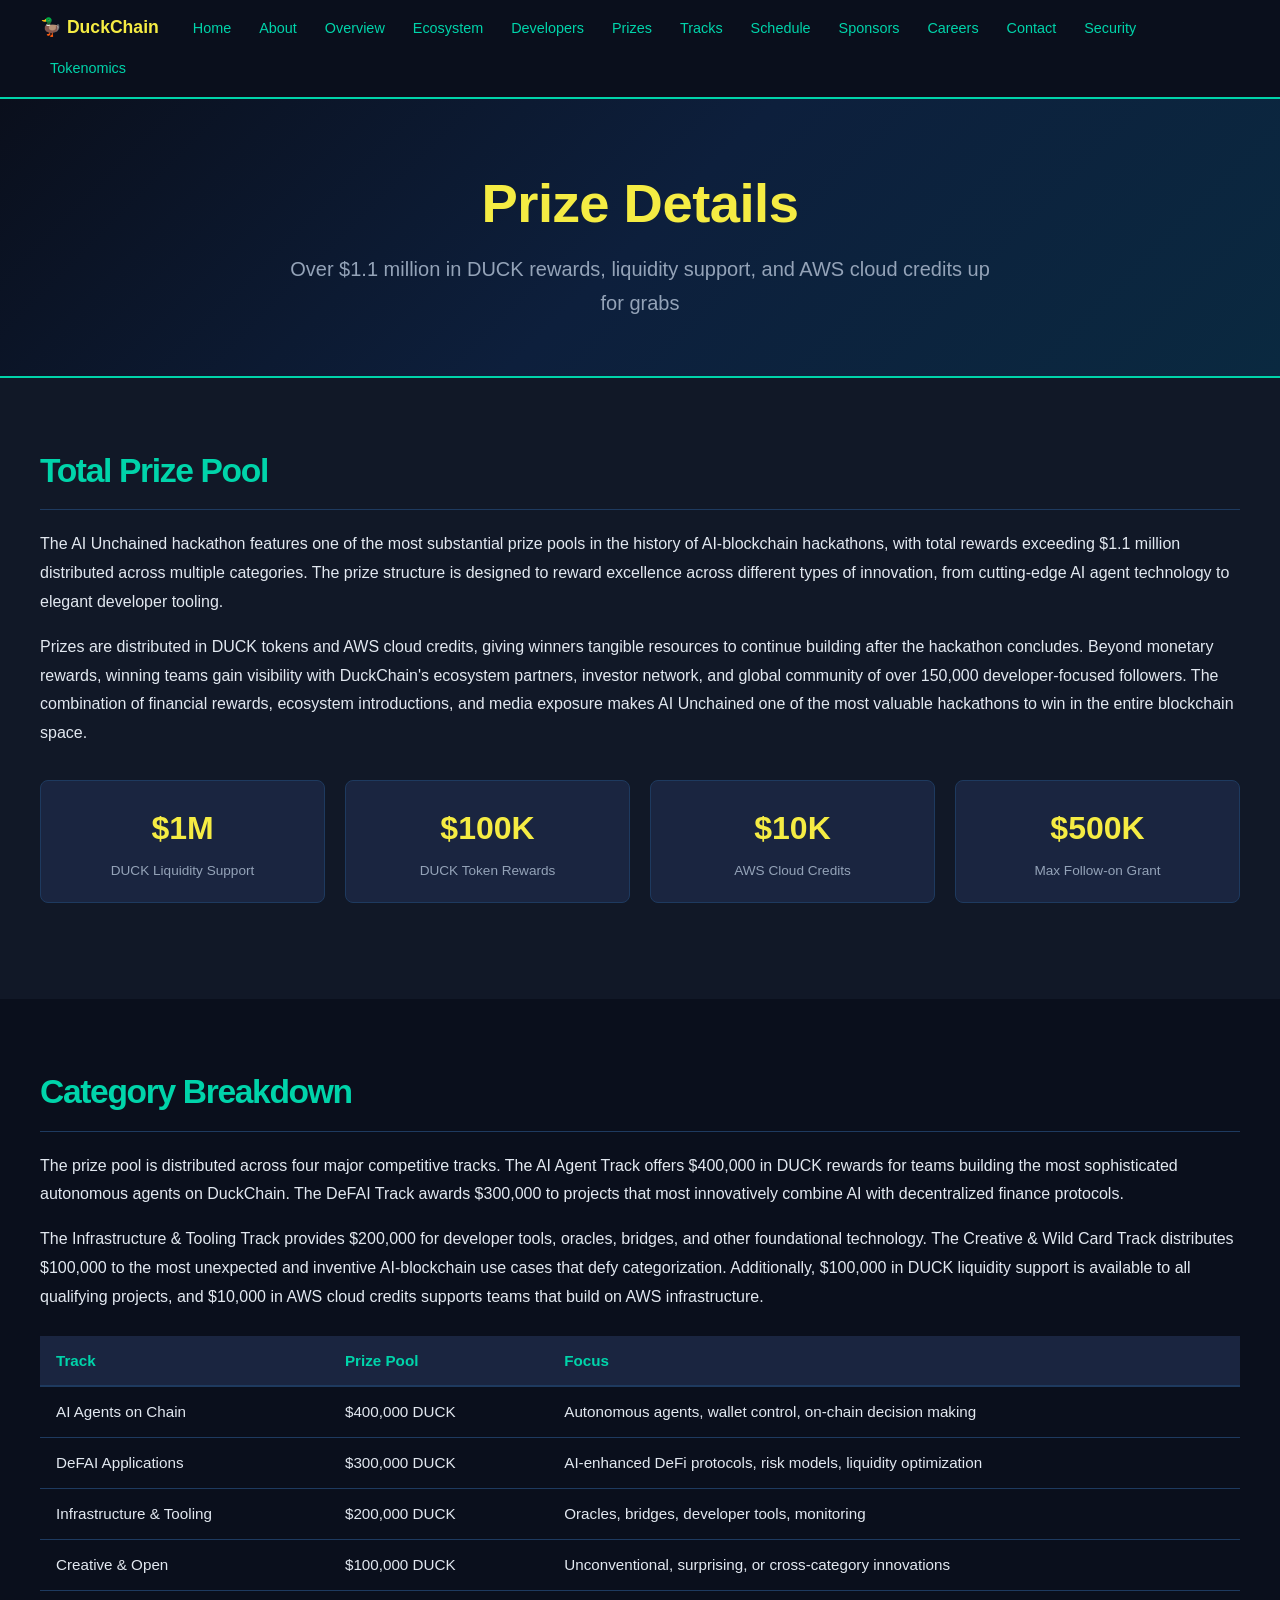
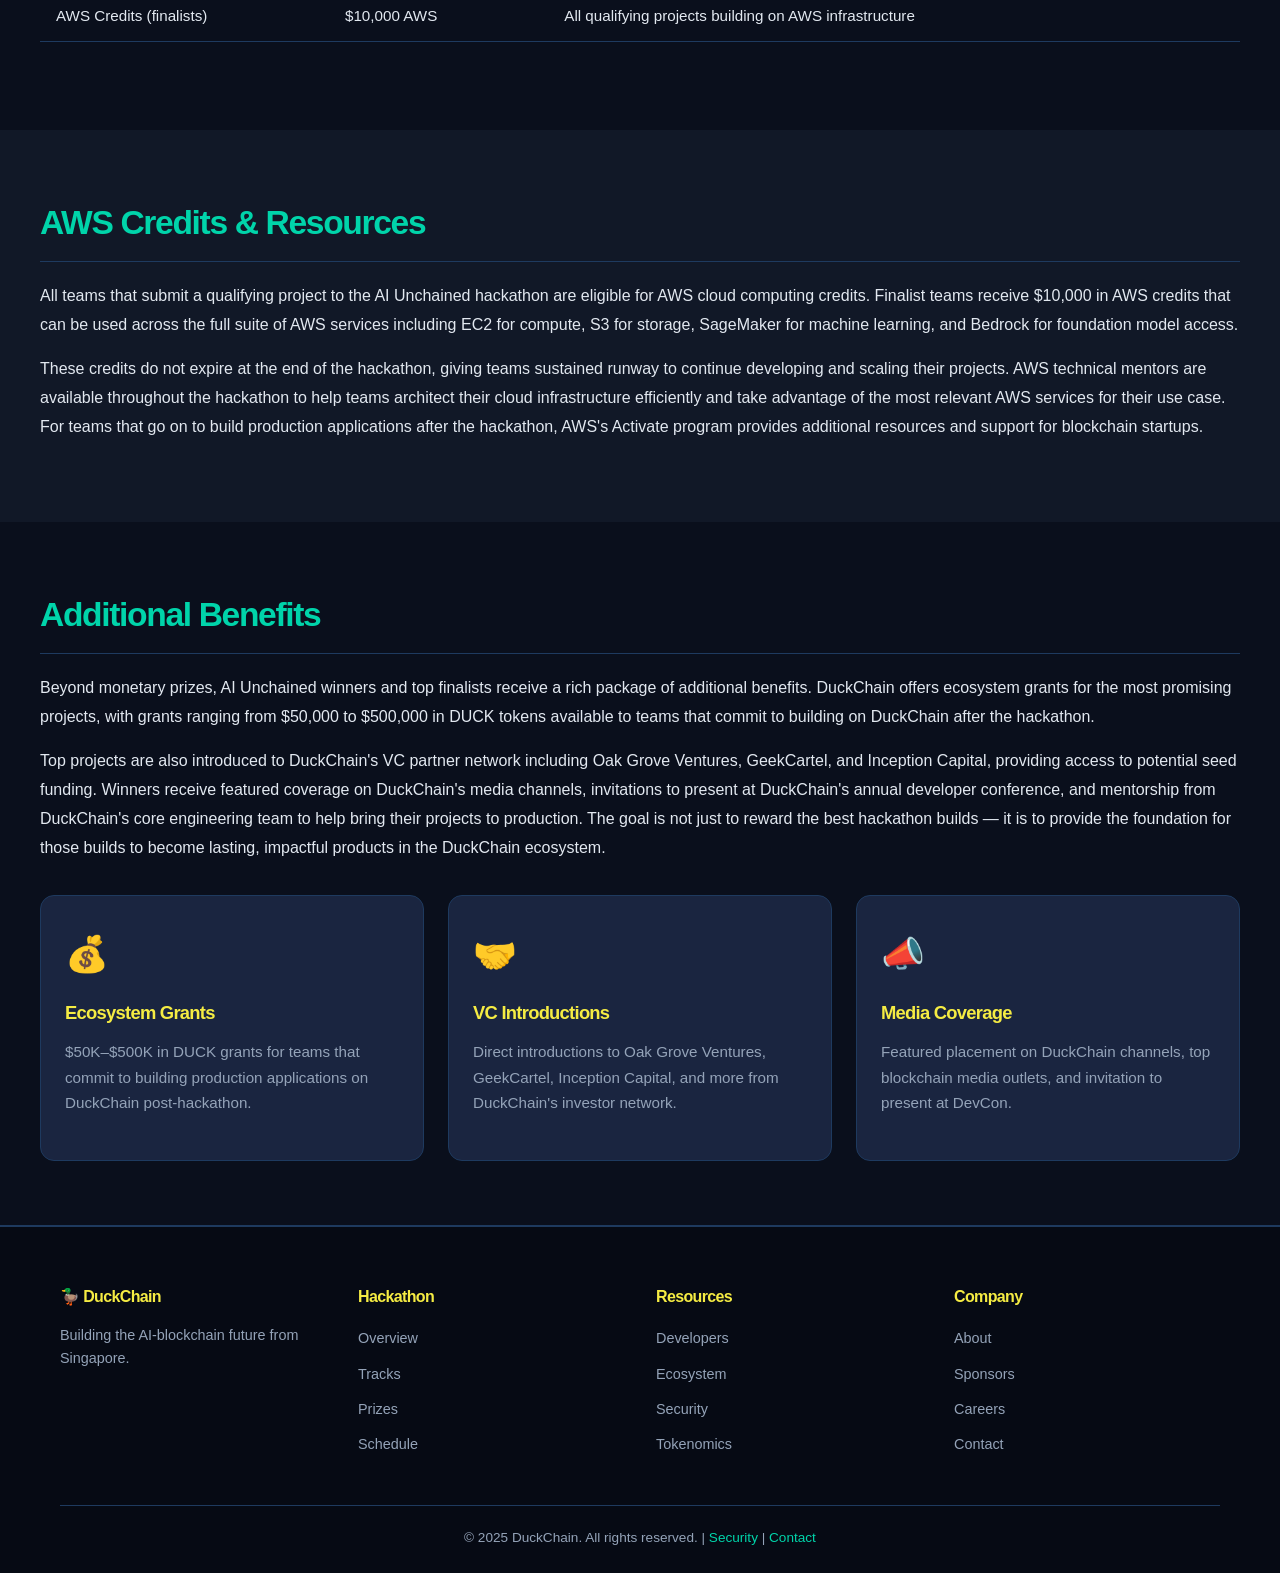
<file: prizes.html>
<!DOCTYPE html>
<html lang="en">
<head>
  <meta charset="UTF-8">
  <meta name="viewport" content="width=device-width, initial-scale=1.0">
  <title>Prize Details | AI Unchained Hackathon</title>
  <link rel="stylesheet" href="1de98341b7e33ab1.css">
  <link rel="stylesheet" href="style.css">
</head>
<body>
<nav style="background:#0A0F1C;padding:12px 20px;position:sticky;top:0;z-index:9999;border-bottom:2px solid #00D4AA;font-family:'Segoe UI',Roboto,'Helvetica Neue',Arial,sans-serif;">
  <div style="max-width:1200px;margin:0 auto;display:flex;flex-wrap:wrap;gap:8px;align-items:center;">
    <span style="color:#F5EC43;font-weight:700;font-size:1.1rem;margin-right:16px;">🦆 DuckChain</span>
    <a href="index.html" style="color:#00D4AA;text-decoration:none;font-size:0.9rem;padding:4px 10px;border-radius:4px;transition:background 0.2s;" onmouseover="this.style.background='#1a2540'" onmouseout="this.style.background='transparent'">Home</a>
    <a href="about.html" style="color:#00D4AA;text-decoration:none;font-size:0.9rem;padding:4px 10px;border-radius:4px;" onmouseover="this.style.background='#1a2540'" onmouseout="this.style.background='transparent'">About</a>
    <a href="overview.html" style="color:#00D4AA;text-decoration:none;font-size:0.9rem;padding:4px 10px;border-radius:4px;" onmouseover="this.style.background='#1a2540'" onmouseout="this.style.background='transparent'">Overview</a>
    <a href="ecosystem.html" style="color:#00D4AA;text-decoration:none;font-size:0.9rem;padding:4px 10px;border-radius:4px;" onmouseover="this.style.background='#1a2540'" onmouseout="this.style.background='transparent'">Ecosystem</a>
    <a href="developers.html" style="color:#00D4AA;text-decoration:none;font-size:0.9rem;padding:4px 10px;border-radius:4px;" onmouseover="this.style.background='#1a2540'" onmouseout="this.style.background='transparent'">Developers</a>
    <a href="prizes.html" style="color:#00D4AA;text-decoration:none;font-size:0.9rem;padding:4px 10px;border-radius:4px;" onmouseover="this.style.background='#1a2540'" onmouseout="this.style.background='transparent'">Prizes</a>
    <a href="tracks.html" style="color:#00D4AA;text-decoration:none;font-size:0.9rem;padding:4px 10px;border-radius:4px;" onmouseover="this.style.background='#1a2540'" onmouseout="this.style.background='transparent'">Tracks</a>
    <a href="schedule.html" style="color:#00D4AA;text-decoration:none;font-size:0.9rem;padding:4px 10px;border-radius:4px;" onmouseover="this.style.background='#1a2540'" onmouseout="this.style.background='transparent'">Schedule</a>
    <a href="sponsors.html" style="color:#00D4AA;text-decoration:none;font-size:0.9rem;padding:4px 10px;border-radius:4px;" onmouseover="this.style.background='#1a2540'" onmouseout="this.style.background='transparent'">Sponsors</a>
    <a href="careers.html" style="color:#00D4AA;text-decoration:none;font-size:0.9rem;padding:4px 10px;border-radius:4px;" onmouseover="this.style.background='#1a2540'" onmouseout="this.style.background='transparent'">Careers</a>
    <a href="contact.html" style="color:#00D4AA;text-decoration:none;font-size:0.9rem;padding:4px 10px;border-radius:4px;" onmouseover="this.style.background='#1a2540'" onmouseout="this.style.background='transparent'">Contact</a>
    <a href="security.html" style="color:#00D4AA;text-decoration:none;font-size:0.9rem;padding:4px 10px;border-radius:4px;" onmouseover="this.style.background='#1a2540'" onmouseout="this.style.background='transparent'">Security</a>
    <a href="tokenomics.html" style="color:#00D4AA;text-decoration:none;font-size:0.9rem;padding:4px 10px;border-radius:4px;" onmouseover="this.style.background='#1a2540'" onmouseout="this.style.background='transparent'">Tokenomics</a>
  </div>
</nav>

<main class="dc-main">
  <div class="dc-hero">
    <div class="dc-container">
      <h1 class="dc-hero-title">Prize Details</h1>
      <p class="dc-hero-subtitle">Over $1.1 million in DUCK rewards, liquidity support, and AWS cloud credits up for grabs</p>
    </div>
  </div>

  <section class="dc-section">
    <div class="dc-section-inner">
      <h2 class="dc-section-title">Total Prize Pool</h2>
      <p>The AI Unchained hackathon features one of the most substantial prize pools in the history of AI-blockchain hackathons, with total rewards exceeding $1.1 million distributed across multiple categories. The prize structure is designed to reward excellence across different types of innovation, from cutting-edge AI agent technology to elegant developer tooling.</p>
      <p>Prizes are distributed in DUCK tokens and AWS cloud credits, giving winners tangible resources to continue building after the hackathon concludes. Beyond monetary rewards, winning teams gain visibility with DuckChain's ecosystem partners, investor network, and global community of over 150,000 developer-focused followers. The combination of financial rewards, ecosystem introductions, and media exposure makes AI Unchained one of the most valuable hackathons to win in the entire blockchain space.</p>
      <div class="dc-stats">
        <div class="dc-stat"><span class="dc-stat-value">$1M</span><span class="dc-stat-label">DUCK Liquidity Support</span></div>
        <div class="dc-stat"><span class="dc-stat-value">$100K</span><span class="dc-stat-label">DUCK Token Rewards</span></div>
        <div class="dc-stat"><span class="dc-stat-value">$10K</span><span class="dc-stat-label">AWS Cloud Credits</span></div>
        <div class="dc-stat"><span class="dc-stat-value">$500K</span><span class="dc-stat-label">Max Follow-on Grant</span></div>
      </div>
    </div>
  </section>

  <section class="dc-section">
    <div class="dc-section-inner">
      <h2 class="dc-section-title">Category Breakdown</h2>
      <p>The prize pool is distributed across four major competitive tracks. The AI Agent Track offers $400,000 in DUCK rewards for teams building the most sophisticated autonomous agents on DuckChain. The DeFAI Track awards $300,000 to projects that most innovatively combine AI with decentralized finance protocols.</p>
      <p>The Infrastructure &amp; Tooling Track provides $200,000 for developer tools, oracles, bridges, and other foundational technology. The Creative &amp; Wild Card Track distributes $100,000 to the most unexpected and inventive AI-blockchain use cases that defy categorization. Additionally, $100,000 in DUCK liquidity support is available to all qualifying projects, and $10,000 in AWS cloud credits supports teams that build on AWS infrastructure.</p>
      <table class="dc-table">
        <thead>
          <tr><th>Track</th><th>Prize Pool</th><th>Focus</th></tr>
        </thead>
        <tbody>
          <tr><td>AI Agents on Chain</td><td>$400,000 DUCK</td><td>Autonomous agents, wallet control, on-chain decision making</td></tr>
          <tr><td>DeFAI Applications</td><td>$300,000 DUCK</td><td>AI-enhanced DeFi protocols, risk models, liquidity optimization</td></tr>
          <tr><td>Infrastructure &amp; Tooling</td><td>$200,000 DUCK</td><td>Oracles, bridges, developer tools, monitoring</td></tr>
          <tr><td>Creative &amp; Open</td><td>$100,000 DUCK</td><td>Unconventional, surprising, or cross-category innovations</td></tr>
          <tr><td>AWS Credits (finalists)</td><td>$10,000 AWS</td><td>All qualifying projects building on AWS infrastructure</td></tr>
        </tbody>
      </table>
    </div>
  </section>

  <section class="dc-section">
    <div class="dc-section-inner">
      <h2 class="dc-section-title">AWS Credits &amp; Resources</h2>
      <p>All teams that submit a qualifying project to the AI Unchained hackathon are eligible for AWS cloud computing credits. Finalist teams receive $10,000 in AWS credits that can be used across the full suite of AWS services including EC2 for compute, S3 for storage, SageMaker for machine learning, and Bedrock for foundation model access.</p>
      <p>These credits do not expire at the end of the hackathon, giving teams sustained runway to continue developing and scaling their projects. AWS technical mentors are available throughout the hackathon to help teams architect their cloud infrastructure efficiently and take advantage of the most relevant AWS services for their use case. For teams that go on to build production applications after the hackathon, AWS's Activate program provides additional resources and support for blockchain startups.</p>
    </div>
  </section>

  <section class="dc-section">
    <div class="dc-section-inner">
      <h2 class="dc-section-title">Additional Benefits</h2>
      <p>Beyond monetary prizes, AI Unchained winners and top finalists receive a rich package of additional benefits. DuckChain offers ecosystem grants for the most promising projects, with grants ranging from $50,000 to $500,000 in DUCK tokens available to teams that commit to building on DuckChain after the hackathon.</p>
      <p>Top projects are also introduced to DuckChain's VC partner network including Oak Grove Ventures, GeekCartel, and Inception Capital, providing access to potential seed funding. Winners receive featured coverage on DuckChain's media channels, invitations to present at DuckChain's annual developer conference, and mentorship from DuckChain's core engineering team to help bring their projects to production. The goal is not just to reward the best hackathon builds — it is to provide the foundation for those builds to become lasting, impactful products in the DuckChain ecosystem.</p>
      <div class="dc-grid">
        <div class="dc-card"><span class="dc-card-icon">💰</span><h3>Ecosystem Grants</h3><p>$50K–$500K in DUCK grants for teams that commit to building production applications on DuckChain post-hackathon.</p></div>
        <div class="dc-card"><span class="dc-card-icon">🤝</span><h3>VC Introductions</h3><p>Direct introductions to Oak Grove Ventures, GeekCartel, Inception Capital, and more from DuckChain's investor network.</p></div>
        <div class="dc-card"><span class="dc-card-icon">📣</span><h3>Media Coverage</h3><p>Featured placement on DuckChain channels, top blockchain media outlets, and invitation to present at DevCon.</p></div>
      </div>
    </div>
  </section>
</main>

<footer class="dc-footer">
  <div class="dc-container">
    <div class="dc-footer-grid">
      <div class="dc-footer-col">
        <h3>🦆 DuckChain</h3>
        <p>Building the AI-blockchain future from Singapore.</p>
      </div>
      <div class="dc-footer-col">
        <h3>Hackathon</h3>
        <ul>
          <li><a href="overview.html">Overview</a></li>
          <li><a href="tracks.html">Tracks</a></li>
          <li><a href="prizes.html">Prizes</a></li>
          <li><a href="schedule.html">Schedule</a></li>
        </ul>
      </div>
      <div class="dc-footer-col">
        <h3>Resources</h3>
        <ul>
          <li><a href="developers.html">Developers</a></li>
          <li><a href="ecosystem.html">Ecosystem</a></li>
          <li><a href="security.html">Security</a></li>
          <li><a href="tokenomics.html">Tokenomics</a></li>
        </ul>
      </div>
      <div class="dc-footer-col">
        <h3>Company</h3>
        <ul>
          <li><a href="about.html">About</a></li>
          <li><a href="sponsors.html">Sponsors</a></li>
          <li><a href="careers.html">Careers</a></li>
          <li><a href="contact.html">Contact</a></li>
        </ul>
      </div>
    </div>
    <div class="dc-footer-bottom">
      <p>© 2025 DuckChain. All rights reserved. | <a href="security.html">Security</a> | <a href="contact.html">Contact</a></p>
    </div>
  </div>
</footer>
</body>
</html>
</file>
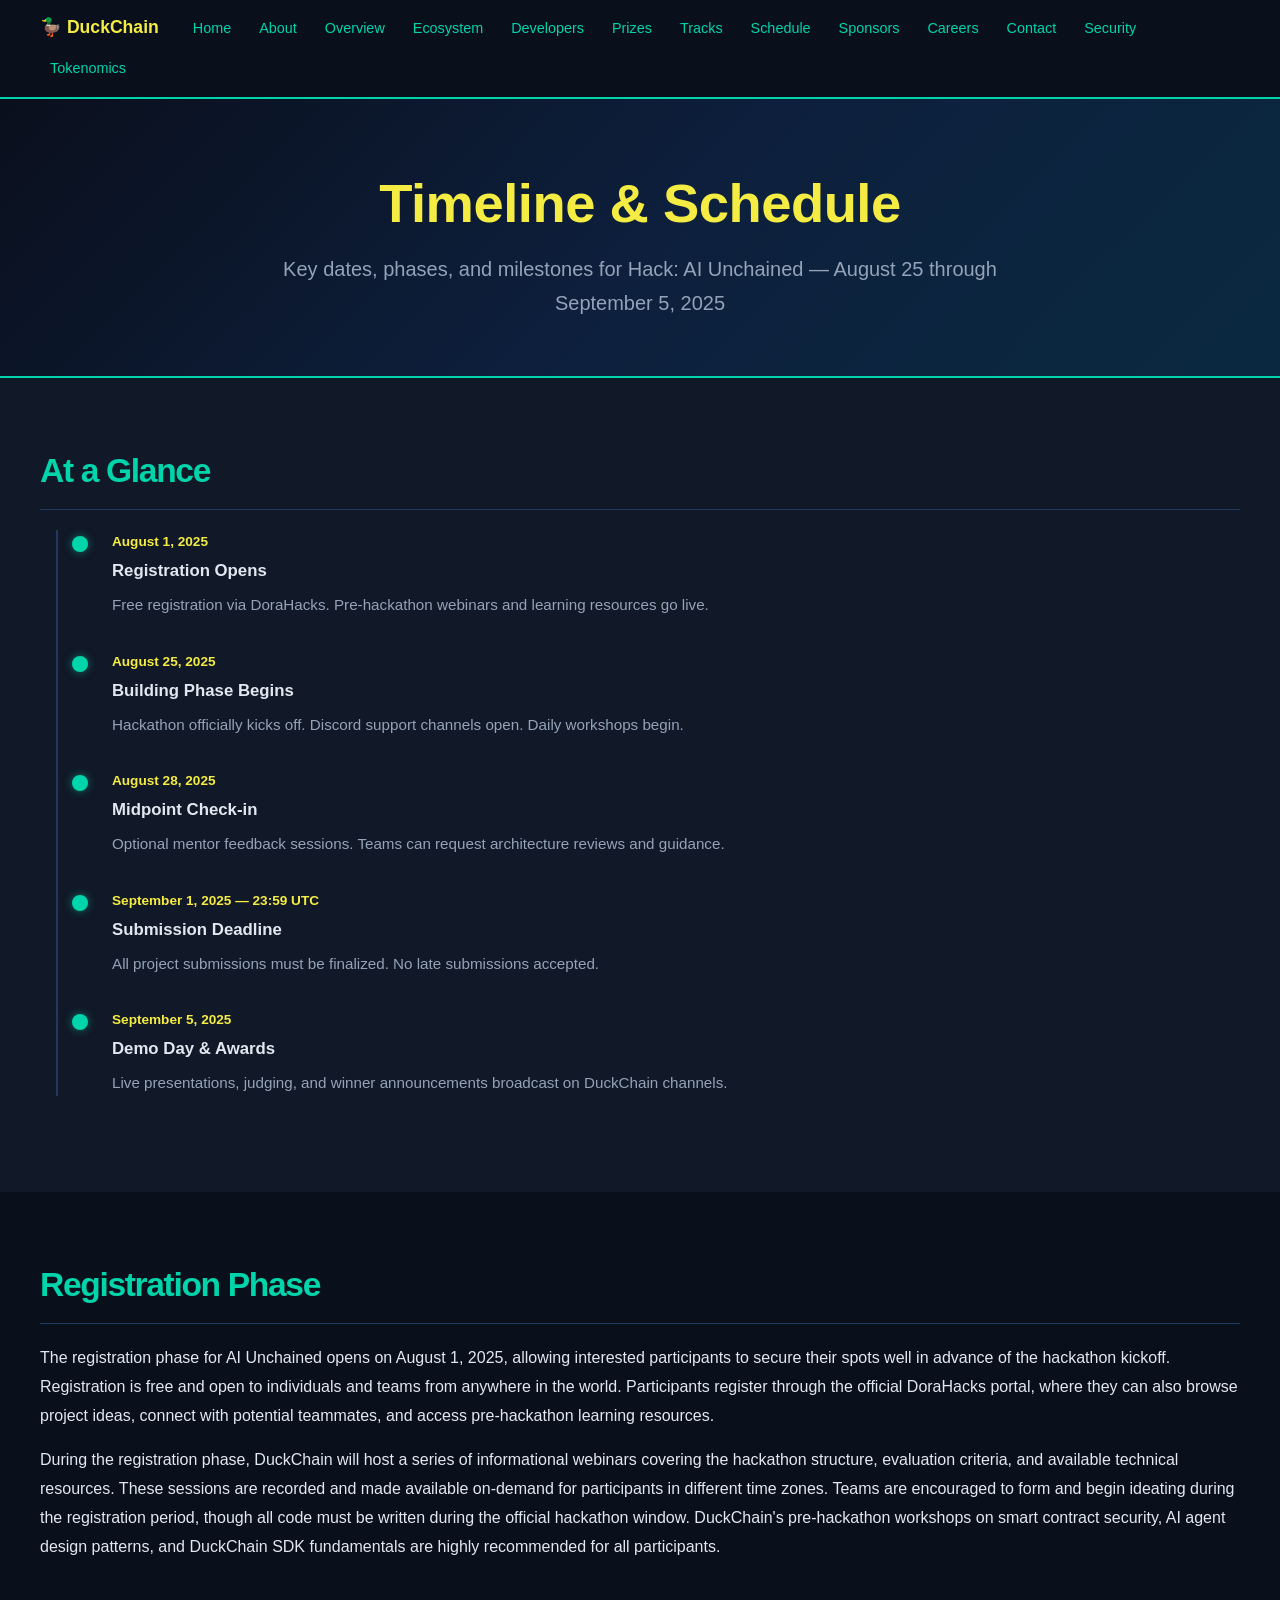
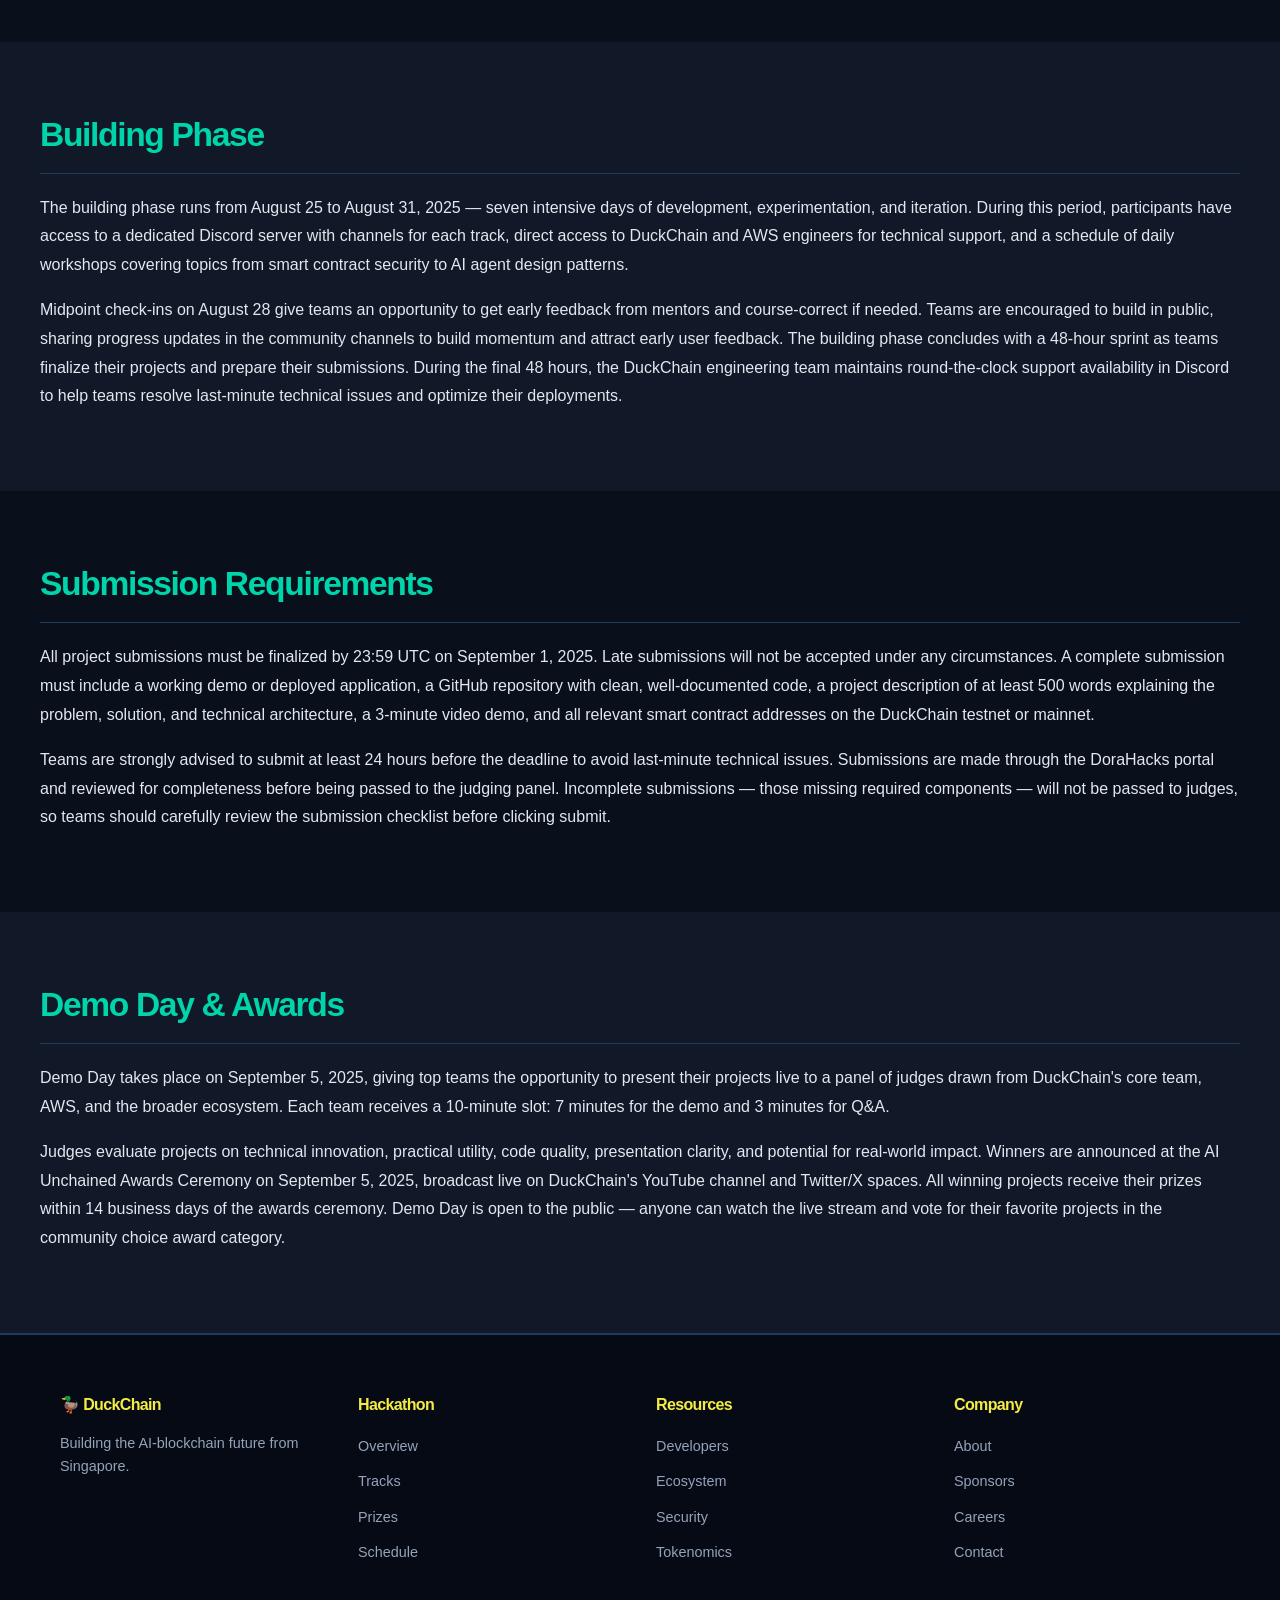
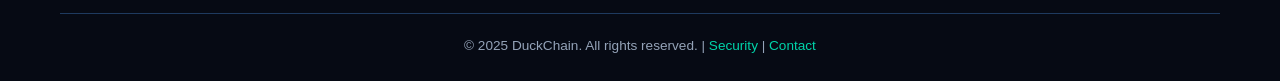
<file: schedule.html>
<!DOCTYPE html>
<html lang="en">
<head>
  <meta charset="UTF-8">
  <meta name="viewport" content="width=device-width, initial-scale=1.0">
  <title>Timeline &amp; Schedule | AI Unchained Hackathon</title>
  <link rel="stylesheet" href="1de98341b7e33ab1.css">
  <link rel="stylesheet" href="style.css">
</head>
<body>
<nav style="background:#0A0F1C;padding:12px 20px;position:sticky;top:0;z-index:9999;border-bottom:2px solid #00D4AA;font-family:'Segoe UI',Roboto,'Helvetica Neue',Arial,sans-serif;">
  <div style="max-width:1200px;margin:0 auto;display:flex;flex-wrap:wrap;gap:8px;align-items:center;">
    <span style="color:#F5EC43;font-weight:700;font-size:1.1rem;margin-right:16px;">🦆 DuckChain</span>
    <a href="index.html" style="color:#00D4AA;text-decoration:none;font-size:0.9rem;padding:4px 10px;border-radius:4px;transition:background 0.2s;" onmouseover="this.style.background='#1a2540'" onmouseout="this.style.background='transparent'">Home</a>
    <a href="about.html" style="color:#00D4AA;text-decoration:none;font-size:0.9rem;padding:4px 10px;border-radius:4px;" onmouseover="this.style.background='#1a2540'" onmouseout="this.style.background='transparent'">About</a>
    <a href="overview.html" style="color:#00D4AA;text-decoration:none;font-size:0.9rem;padding:4px 10px;border-radius:4px;" onmouseover="this.style.background='#1a2540'" onmouseout="this.style.background='transparent'">Overview</a>
    <a href="ecosystem.html" style="color:#00D4AA;text-decoration:none;font-size:0.9rem;padding:4px 10px;border-radius:4px;" onmouseover="this.style.background='#1a2540'" onmouseout="this.style.background='transparent'">Ecosystem</a>
    <a href="developers.html" style="color:#00D4AA;text-decoration:none;font-size:0.9rem;padding:4px 10px;border-radius:4px;" onmouseover="this.style.background='#1a2540'" onmouseout="this.style.background='transparent'">Developers</a>
    <a href="prizes.html" style="color:#00D4AA;text-decoration:none;font-size:0.9rem;padding:4px 10px;border-radius:4px;" onmouseover="this.style.background='#1a2540'" onmouseout="this.style.background='transparent'">Prizes</a>
    <a href="tracks.html" style="color:#00D4AA;text-decoration:none;font-size:0.9rem;padding:4px 10px;border-radius:4px;" onmouseover="this.style.background='#1a2540'" onmouseout="this.style.background='transparent'">Tracks</a>
    <a href="schedule.html" style="color:#00D4AA;text-decoration:none;font-size:0.9rem;padding:4px 10px;border-radius:4px;" onmouseover="this.style.background='#1a2540'" onmouseout="this.style.background='transparent'">Schedule</a>
    <a href="sponsors.html" style="color:#00D4AA;text-decoration:none;font-size:0.9rem;padding:4px 10px;border-radius:4px;" onmouseover="this.style.background='#1a2540'" onmouseout="this.style.background='transparent'">Sponsors</a>
    <a href="careers.html" style="color:#00D4AA;text-decoration:none;font-size:0.9rem;padding:4px 10px;border-radius:4px;" onmouseover="this.style.background='#1a2540'" onmouseout="this.style.background='transparent'">Careers</a>
    <a href="contact.html" style="color:#00D4AA;text-decoration:none;font-size:0.9rem;padding:4px 10px;border-radius:4px;" onmouseover="this.style.background='#1a2540'" onmouseout="this.style.background='transparent'">Contact</a>
    <a href="security.html" style="color:#00D4AA;text-decoration:none;font-size:0.9rem;padding:4px 10px;border-radius:4px;" onmouseover="this.style.background='#1a2540'" onmouseout="this.style.background='transparent'">Security</a>
    <a href="tokenomics.html" style="color:#00D4AA;text-decoration:none;font-size:0.9rem;padding:4px 10px;border-radius:4px;" onmouseover="this.style.background='#1a2540'" onmouseout="this.style.background='transparent'">Tokenomics</a>
  </div>
</nav>

<main class="dc-main">
  <div class="dc-hero">
    <div class="dc-container">
      <h1 class="dc-hero-title">Timeline &amp; Schedule</h1>
      <p class="dc-hero-subtitle">Key dates, phases, and milestones for Hack: AI Unchained — August 25 through September 5, 2025</p>
    </div>
  </div>

  <section class="dc-section">
    <div class="dc-section-inner">
      <h2 class="dc-section-title">At a Glance</h2>
      <ul class="dc-timeline">
        <li>
          <div class="dc-timeline-date">August 1, 2025</div>
          <div class="dc-timeline-title">Registration Opens</div>
          <div class="dc-timeline-desc">Free registration via DoraHacks. Pre-hackathon webinars and learning resources go live.</div>
        </li>
        <li>
          <div class="dc-timeline-date">August 25, 2025</div>
          <div class="dc-timeline-title">Building Phase Begins</div>
          <div class="dc-timeline-desc">Hackathon officially kicks off. Discord support channels open. Daily workshops begin.</div>
        </li>
        <li>
          <div class="dc-timeline-date">August 28, 2025</div>
          <div class="dc-timeline-title">Midpoint Check-in</div>
          <div class="dc-timeline-desc">Optional mentor feedback sessions. Teams can request architecture reviews and guidance.</div>
        </li>
        <li>
          <div class="dc-timeline-date">September 1, 2025 — 23:59 UTC</div>
          <div class="dc-timeline-title">Submission Deadline</div>
          <div class="dc-timeline-desc">All project submissions must be finalized. No late submissions accepted.</div>
        </li>
        <li>
          <div class="dc-timeline-date">September 5, 2025</div>
          <div class="dc-timeline-title">Demo Day &amp; Awards</div>
          <div class="dc-timeline-desc">Live presentations, judging, and winner announcements broadcast on DuckChain channels.</div>
        </li>
      </ul>
    </div>
  </section>

  <section class="dc-section">
    <div class="dc-section-inner">
      <h2 class="dc-section-title">Registration Phase</h2>
      <p>The registration phase for AI Unchained opens on August 1, 2025, allowing interested participants to secure their spots well in advance of the hackathon kickoff. Registration is free and open to individuals and teams from anywhere in the world. Participants register through the official DoraHacks portal, where they can also browse project ideas, connect with potential teammates, and access pre-hackathon learning resources.</p>
      <p>During the registration phase, DuckChain will host a series of informational webinars covering the hackathon structure, evaluation criteria, and available technical resources. These sessions are recorded and made available on-demand for participants in different time zones. Teams are encouraged to form and begin ideating during the registration period, though all code must be written during the official hackathon window. DuckChain's pre-hackathon workshops on smart contract security, AI agent design patterns, and DuckChain SDK fundamentals are highly recommended for all participants.</p>
    </div>
  </section>

  <section class="dc-section">
    <div class="dc-section-inner">
      <h2 class="dc-section-title">Building Phase</h2>
      <p>The building phase runs from August 25 to August 31, 2025 — seven intensive days of development, experimentation, and iteration. During this period, participants have access to a dedicated Discord server with channels for each track, direct access to DuckChain and AWS engineers for technical support, and a schedule of daily workshops covering topics from smart contract security to AI agent design patterns.</p>
      <p>Midpoint check-ins on August 28 give teams an opportunity to get early feedback from mentors and course-correct if needed. Teams are encouraged to build in public, sharing progress updates in the community channels to build momentum and attract early user feedback. The building phase concludes with a 48-hour sprint as teams finalize their projects and prepare their submissions. During the final 48 hours, the DuckChain engineering team maintains round-the-clock support availability in Discord to help teams resolve last-minute technical issues and optimize their deployments.</p>
    </div>
  </section>

  <section class="dc-section">
    <div class="dc-section-inner">
      <h2 class="dc-section-title">Submission Requirements</h2>
      <p>All project submissions must be finalized by 23:59 UTC on September 1, 2025. Late submissions will not be accepted under any circumstances. A complete submission must include a working demo or deployed application, a GitHub repository with clean, well-documented code, a project description of at least 500 words explaining the problem, solution, and technical architecture, a 3-minute video demo, and all relevant smart contract addresses on the DuckChain testnet or mainnet.</p>
      <p>Teams are strongly advised to submit at least 24 hours before the deadline to avoid last-minute technical issues. Submissions are made through the DoraHacks portal and reviewed for completeness before being passed to the judging panel. Incomplete submissions — those missing required components — will not be passed to judges, so teams should carefully review the submission checklist before clicking submit.</p>
    </div>
  </section>

  <section class="dc-section">
    <div class="dc-section-inner">
      <h2 class="dc-section-title">Demo Day &amp; Awards</h2>
      <p>Demo Day takes place on September 5, 2025, giving top teams the opportunity to present their projects live to a panel of judges drawn from DuckChain's core team, AWS, and the broader ecosystem. Each team receives a 10-minute slot: 7 minutes for the demo and 3 minutes for Q&amp;A.</p>
      <p>Judges evaluate projects on technical innovation, practical utility, code quality, presentation clarity, and potential for real-world impact. Winners are announced at the AI Unchained Awards Ceremony on September 5, 2025, broadcast live on DuckChain's YouTube channel and Twitter/X spaces. All winning projects receive their prizes within 14 business days of the awards ceremony. Demo Day is open to the public — anyone can watch the live stream and vote for their favorite projects in the community choice award category.</p>
    </div>
  </section>
</main>

<footer class="dc-footer">
  <div class="dc-container">
    <div class="dc-footer-grid">
      <div class="dc-footer-col">
        <h3>🦆 DuckChain</h3>
        <p>Building the AI-blockchain future from Singapore.</p>
      </div>
      <div class="dc-footer-col">
        <h3>Hackathon</h3>
        <ul>
          <li><a href="overview.html">Overview</a></li>
          <li><a href="tracks.html">Tracks</a></li>
          <li><a href="prizes.html">Prizes</a></li>
          <li><a href="schedule.html">Schedule</a></li>
        </ul>
      </div>
      <div class="dc-footer-col">
        <h3>Resources</h3>
        <ul>
          <li><a href="developers.html">Developers</a></li>
          <li><a href="ecosystem.html">Ecosystem</a></li>
          <li><a href="security.html">Security</a></li>
          <li><a href="tokenomics.html">Tokenomics</a></li>
        </ul>
      </div>
      <div class="dc-footer-col">
        <h3>Company</h3>
        <ul>
          <li><a href="about.html">About</a></li>
          <li><a href="sponsors.html">Sponsors</a></li>
          <li><a href="careers.html">Careers</a></li>
          <li><a href="contact.html">Contact</a></li>
        </ul>
      </div>
    </div>
    <div class="dc-footer-bottom">
      <p>© 2025 DuckChain. All rights reserved. | <a href="security.html">Security</a> | <a href="contact.html">Contact</a></p>
    </div>
  </div>
</footer>
</body>
</html>
</file>
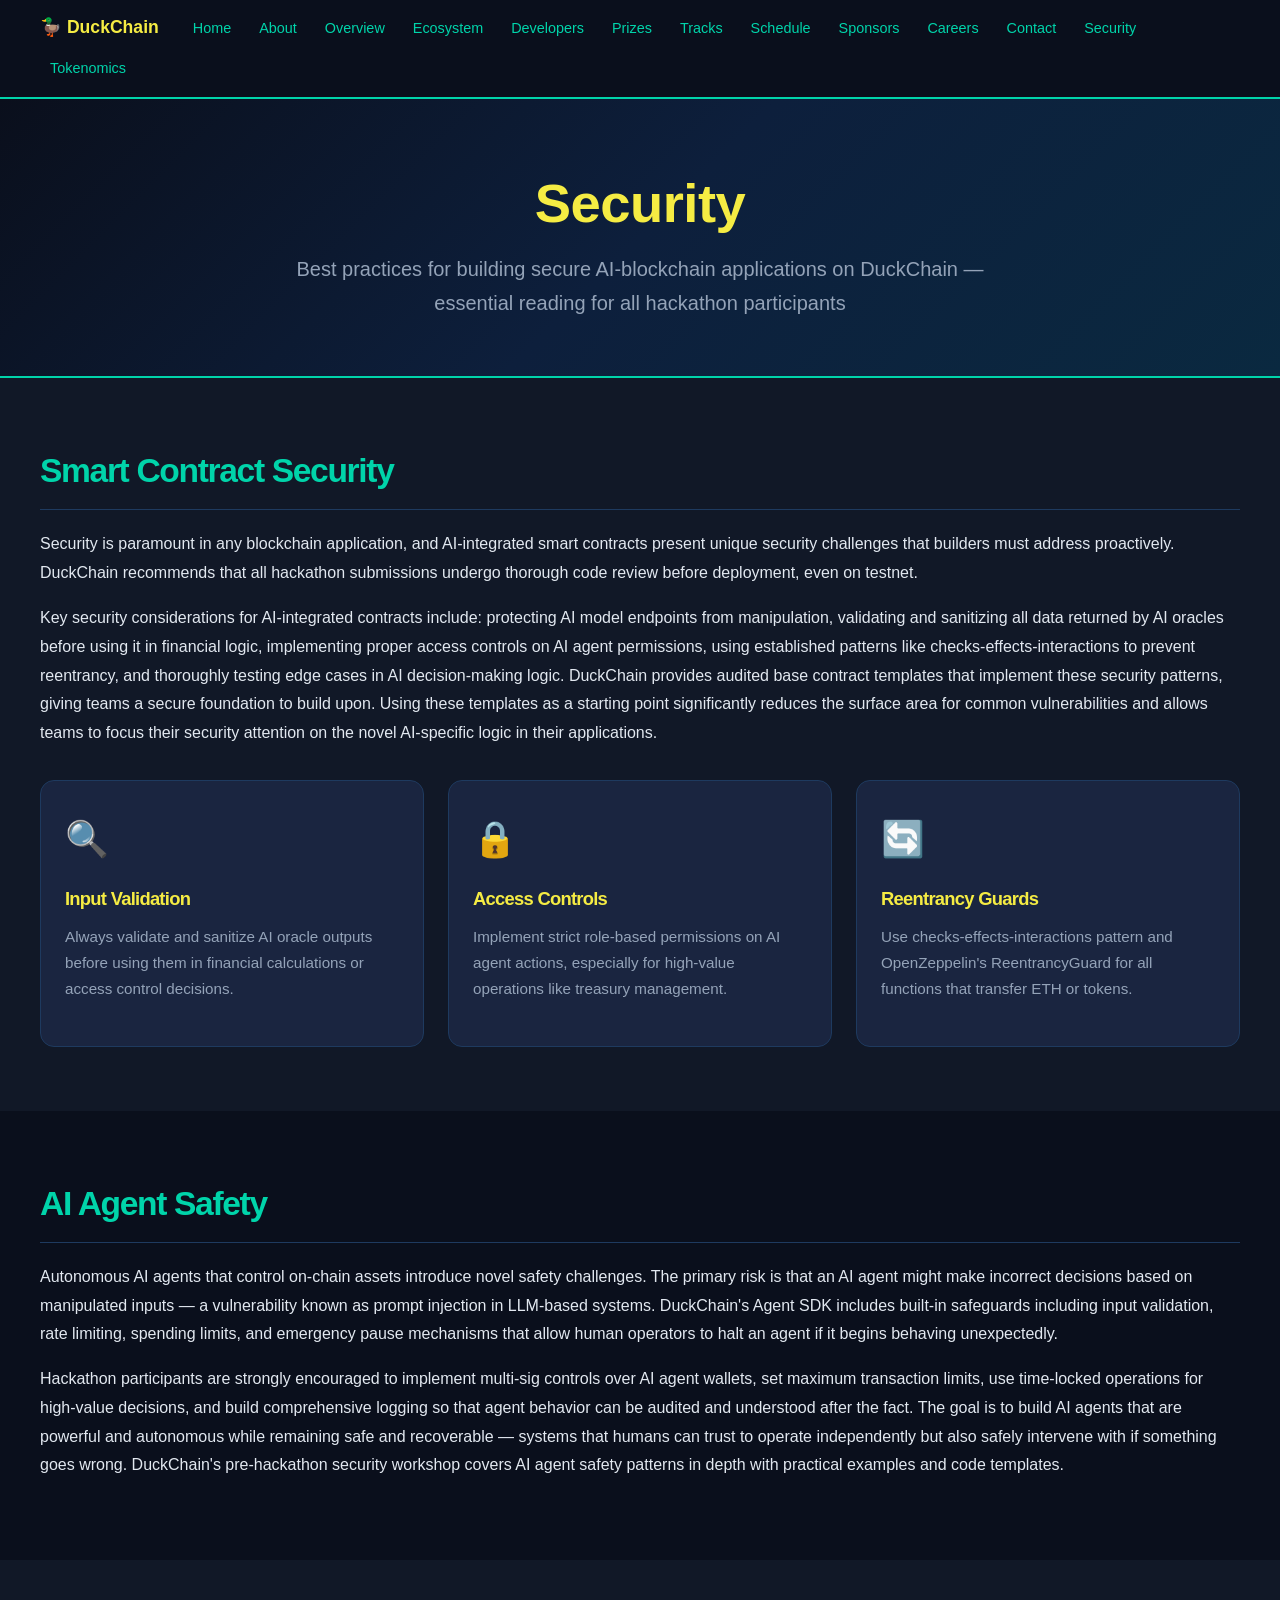
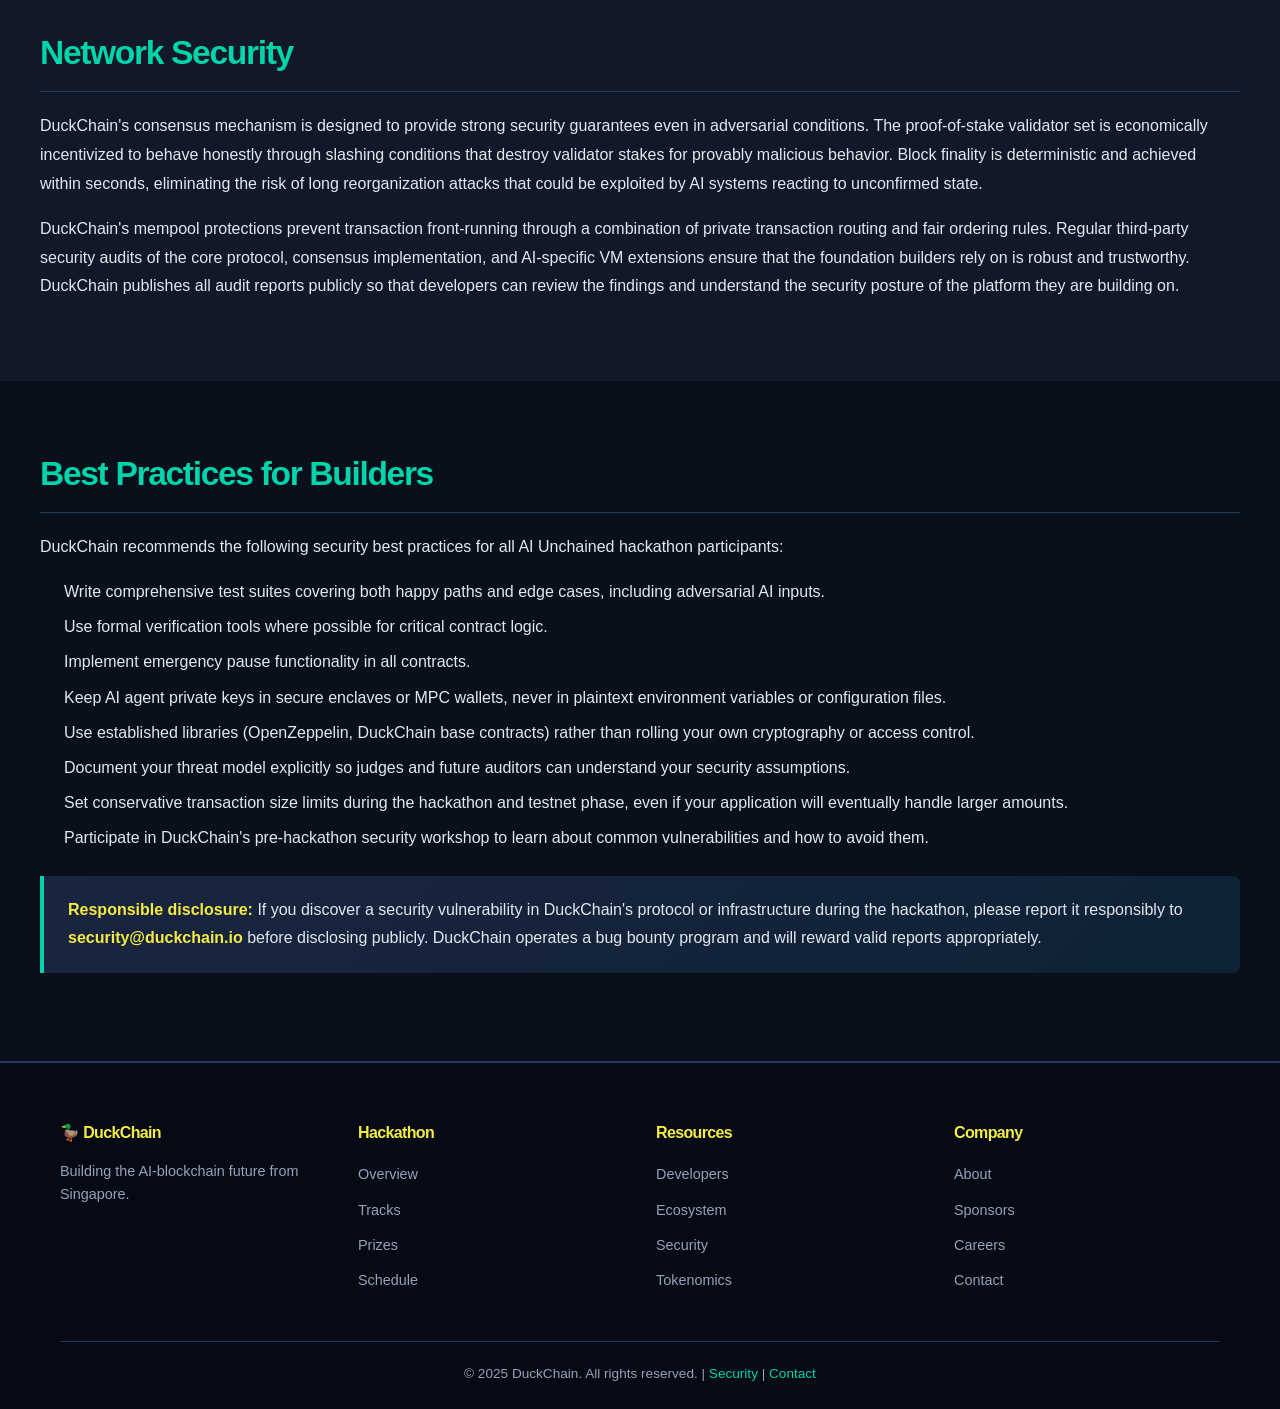
<file: security.html>
<!DOCTYPE html>
<html lang="en">
<head>
  <meta charset="UTF-8">
  <meta name="viewport" content="width=device-width, initial-scale=1.0">
  <title>Security | DuckChain AI Unchained</title>
  <link rel="stylesheet" href="1de98341b7e33ab1.css">
  <link rel="stylesheet" href="style.css">
</head>
<body>
<nav style="background:#0A0F1C;padding:12px 20px;position:sticky;top:0;z-index:9999;border-bottom:2px solid #00D4AA;font-family:'Segoe UI',Roboto,'Helvetica Neue',Arial,sans-serif;">
  <div style="max-width:1200px;margin:0 auto;display:flex;flex-wrap:wrap;gap:8px;align-items:center;">
    <span style="color:#F5EC43;font-weight:700;font-size:1.1rem;margin-right:16px;">🦆 DuckChain</span>
    <a href="index.html" style="color:#00D4AA;text-decoration:none;font-size:0.9rem;padding:4px 10px;border-radius:4px;transition:background 0.2s;" onmouseover="this.style.background='#1a2540'" onmouseout="this.style.background='transparent'">Home</a>
    <a href="about.html" style="color:#00D4AA;text-decoration:none;font-size:0.9rem;padding:4px 10px;border-radius:4px;" onmouseover="this.style.background='#1a2540'" onmouseout="this.style.background='transparent'">About</a>
    <a href="overview.html" style="color:#00D4AA;text-decoration:none;font-size:0.9rem;padding:4px 10px;border-radius:4px;" onmouseover="this.style.background='#1a2540'" onmouseout="this.style.background='transparent'">Overview</a>
    <a href="ecosystem.html" style="color:#00D4AA;text-decoration:none;font-size:0.9rem;padding:4px 10px;border-radius:4px;" onmouseover="this.style.background='#1a2540'" onmouseout="this.style.background='transparent'">Ecosystem</a>
    <a href="developers.html" style="color:#00D4AA;text-decoration:none;font-size:0.9rem;padding:4px 10px;border-radius:4px;" onmouseover="this.style.background='#1a2540'" onmouseout="this.style.background='transparent'">Developers</a>
    <a href="prizes.html" style="color:#00D4AA;text-decoration:none;font-size:0.9rem;padding:4px 10px;border-radius:4px;" onmouseover="this.style.background='#1a2540'" onmouseout="this.style.background='transparent'">Prizes</a>
    <a href="tracks.html" style="color:#00D4AA;text-decoration:none;font-size:0.9rem;padding:4px 10px;border-radius:4px;" onmouseover="this.style.background='#1a2540'" onmouseout="this.style.background='transparent'">Tracks</a>
    <a href="schedule.html" style="color:#00D4AA;text-decoration:none;font-size:0.9rem;padding:4px 10px;border-radius:4px;" onmouseover="this.style.background='#1a2540'" onmouseout="this.style.background='transparent'">Schedule</a>
    <a href="sponsors.html" style="color:#00D4AA;text-decoration:none;font-size:0.9rem;padding:4px 10px;border-radius:4px;" onmouseover="this.style.background='#1a2540'" onmouseout="this.style.background='transparent'">Sponsors</a>
    <a href="careers.html" style="color:#00D4AA;text-decoration:none;font-size:0.9rem;padding:4px 10px;border-radius:4px;" onmouseover="this.style.background='#1a2540'" onmouseout="this.style.background='transparent'">Careers</a>
    <a href="contact.html" style="color:#00D4AA;text-decoration:none;font-size:0.9rem;padding:4px 10px;border-radius:4px;" onmouseover="this.style.background='#1a2540'" onmouseout="this.style.background='transparent'">Contact</a>
    <a href="security.html" style="color:#00D4AA;text-decoration:none;font-size:0.9rem;padding:4px 10px;border-radius:4px;" onmouseover="this.style.background='#1a2540'" onmouseout="this.style.background='transparent'">Security</a>
    <a href="tokenomics.html" style="color:#00D4AA;text-decoration:none;font-size:0.9rem;padding:4px 10px;border-radius:4px;" onmouseover="this.style.background='#1a2540'" onmouseout="this.style.background='transparent'">Tokenomics</a>
  </div>
</nav>

<main class="dc-main">
  <div class="dc-hero">
    <div class="dc-container">
      <h1 class="dc-hero-title">Security</h1>
      <p class="dc-hero-subtitle">Best practices for building secure AI-blockchain applications on DuckChain — essential reading for all hackathon participants</p>
    </div>
  </div>

  <section class="dc-section">
    <div class="dc-section-inner">
      <h2 class="dc-section-title">Smart Contract Security</h2>
      <p>Security is paramount in any blockchain application, and AI-integrated smart contracts present unique security challenges that builders must address proactively. DuckChain recommends that all hackathon submissions undergo thorough code review before deployment, even on testnet.</p>
      <p>Key security considerations for AI-integrated contracts include: protecting AI model endpoints from manipulation, validating and sanitizing all data returned by AI oracles before using it in financial logic, implementing proper access controls on AI agent permissions, using established patterns like checks-effects-interactions to prevent reentrancy, and thoroughly testing edge cases in AI decision-making logic. DuckChain provides audited base contract templates that implement these security patterns, giving teams a secure foundation to build upon. Using these templates as a starting point significantly reduces the surface area for common vulnerabilities and allows teams to focus their security attention on the novel AI-specific logic in their applications.</p>
      <div class="dc-grid">
        <div class="dc-card"><span class="dc-card-icon">🔍</span><h3>Input Validation</h3><p>Always validate and sanitize AI oracle outputs before using them in financial calculations or access control decisions.</p></div>
        <div class="dc-card"><span class="dc-card-icon">🔒</span><h3>Access Controls</h3><p>Implement strict role-based permissions on AI agent actions, especially for high-value operations like treasury management.</p></div>
        <div class="dc-card"><span class="dc-card-icon">🔄</span><h3>Reentrancy Guards</h3><p>Use checks-effects-interactions pattern and OpenZeppelin's ReentrancyGuard for all functions that transfer ETH or tokens.</p></div>
      </div>
    </div>
  </section>

  <section class="dc-section">
    <div class="dc-section-inner">
      <h2 class="dc-section-title">AI Agent Safety</h2>
      <p>Autonomous AI agents that control on-chain assets introduce novel safety challenges. The primary risk is that an AI agent might make incorrect decisions based on manipulated inputs — a vulnerability known as prompt injection in LLM-based systems. DuckChain's Agent SDK includes built-in safeguards including input validation, rate limiting, spending limits, and emergency pause mechanisms that allow human operators to halt an agent if it begins behaving unexpectedly.</p>
      <p>Hackathon participants are strongly encouraged to implement multi-sig controls over AI agent wallets, set maximum transaction limits, use time-locked operations for high-value decisions, and build comprehensive logging so that agent behavior can be audited and understood after the fact. The goal is to build AI agents that are powerful and autonomous while remaining safe and recoverable — systems that humans can trust to operate independently but also safely intervene with if something goes wrong. DuckChain's pre-hackathon security workshop covers AI agent safety patterns in depth with practical examples and code templates.</p>
    </div>
  </section>

  <section class="dc-section">
    <div class="dc-section-inner">
      <h2 class="dc-section-title">Network Security</h2>
      <p>DuckChain's consensus mechanism is designed to provide strong security guarantees even in adversarial conditions. The proof-of-stake validator set is economically incentivized to behave honestly through slashing conditions that destroy validator stakes for provably malicious behavior. Block finality is deterministic and achieved within seconds, eliminating the risk of long reorganization attacks that could be exploited by AI systems reacting to unconfirmed state.</p>
      <p>DuckChain's mempool protections prevent transaction front-running through a combination of private transaction routing and fair ordering rules. Regular third-party security audits of the core protocol, consensus implementation, and AI-specific VM extensions ensure that the foundation builders rely on is robust and trustworthy. DuckChain publishes all audit reports publicly so that developers can review the findings and understand the security posture of the platform they are building on.</p>
    </div>
  </section>

  <section class="dc-section">
    <div class="dc-section-inner">
      <h2 class="dc-section-title">Best Practices for Builders</h2>
      <p>DuckChain recommends the following security best practices for all AI Unchained hackathon participants:</p>
      <ul>
        <li>Write comprehensive test suites covering both happy paths and edge cases, including adversarial AI inputs.</li>
        <li>Use formal verification tools where possible for critical contract logic.</li>
        <li>Implement emergency pause functionality in all contracts.</li>
        <li>Keep AI agent private keys in secure enclaves or MPC wallets, never in plaintext environment variables or configuration files.</li>
        <li>Use established libraries (OpenZeppelin, DuckChain base contracts) rather than rolling your own cryptography or access control.</li>
        <li>Document your threat model explicitly so judges and future auditors can understand your security assumptions.</li>
        <li>Set conservative transaction size limits during the hackathon and testnet phase, even if your application will eventually handle larger amounts.</li>
        <li>Participate in DuckChain's pre-hackathon security workshop to learn about common vulnerabilities and how to avoid them.</li>
      </ul>
      <div class="dc-highlight">
        <p><strong>Responsible disclosure:</strong> If you discover a security vulnerability in DuckChain's protocol or infrastructure during the hackathon, please report it responsibly to <strong>security@duckchain.io</strong> before disclosing publicly. DuckChain operates a bug bounty program and will reward valid reports appropriately.</p>
      </div>
    </div>
  </section>
</main>

<footer class="dc-footer">
  <div class="dc-container">
    <div class="dc-footer-grid">
      <div class="dc-footer-col">
        <h3>🦆 DuckChain</h3>
        <p>Building the AI-blockchain future from Singapore.</p>
      </div>
      <div class="dc-footer-col">
        <h3>Hackathon</h3>
        <ul>
          <li><a href="overview.html">Overview</a></li>
          <li><a href="tracks.html">Tracks</a></li>
          <li><a href="prizes.html">Prizes</a></li>
          <li><a href="schedule.html">Schedule</a></li>
        </ul>
      </div>
      <div class="dc-footer-col">
        <h3>Resources</h3>
        <ul>
          <li><a href="developers.html">Developers</a></li>
          <li><a href="ecosystem.html">Ecosystem</a></li>
          <li><a href="security.html">Security</a></li>
          <li><a href="tokenomics.html">Tokenomics</a></li>
        </ul>
      </div>
      <div class="dc-footer-col">
        <h3>Company</h3>
        <ul>
          <li><a href="about.html">About</a></li>
          <li><a href="sponsors.html">Sponsors</a></li>
          <li><a href="careers.html">Careers</a></li>
          <li><a href="contact.html">Contact</a></li>
        </ul>
      </div>
    </div>
    <div class="dc-footer-bottom">
      <p>© 2025 DuckChain. All rights reserved. | <a href="security.html">Security</a> | <a href="contact.html">Contact</a></p>
    </div>
  </div>
</footer>
</body>
</html>
</file>
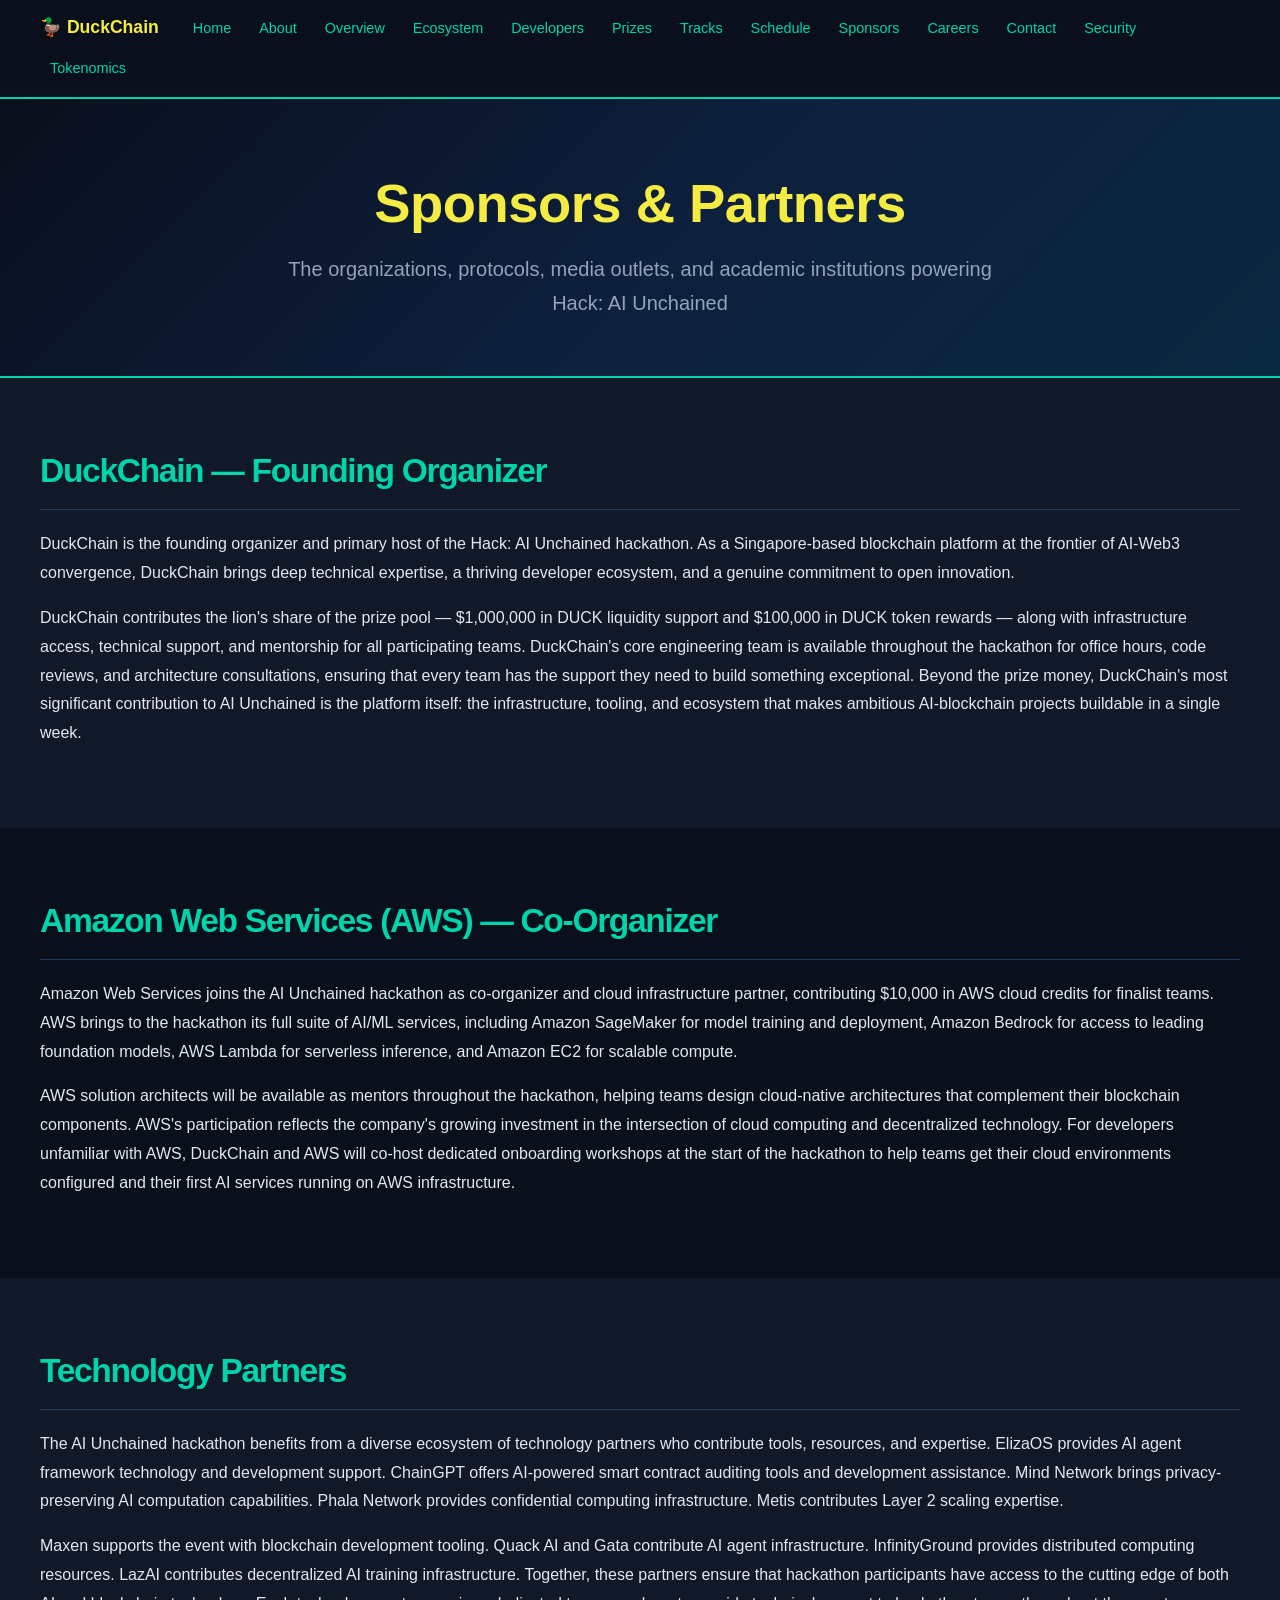
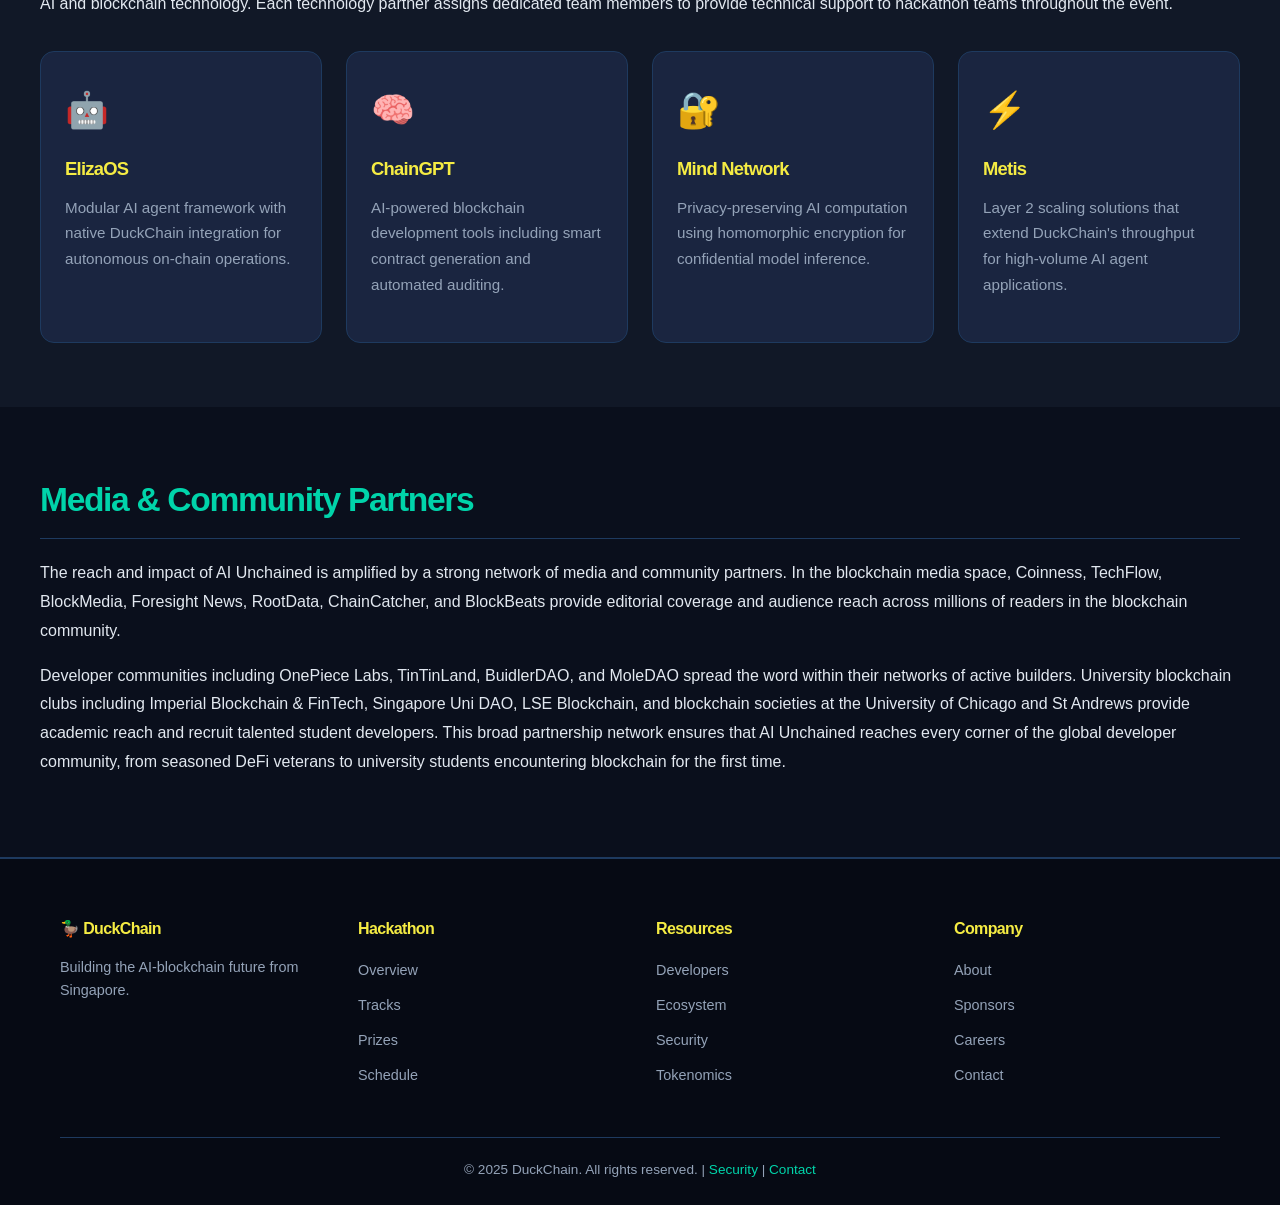
<file: sponsors.html>
<!DOCTYPE html>
<html lang="en">
<head>
  <meta charset="UTF-8">
  <meta name="viewport" content="width=device-width, initial-scale=1.0">
  <title>Sponsors &amp; Partners | AI Unchained Hackathon</title>
  <link rel="stylesheet" href="1de98341b7e33ab1.css">
  <link rel="stylesheet" href="style.css">
</head>
<body>
<nav style="background:#0A0F1C;padding:12px 20px;position:sticky;top:0;z-index:9999;border-bottom:2px solid #00D4AA;font-family:'Segoe UI',Roboto,'Helvetica Neue',Arial,sans-serif;">
  <div style="max-width:1200px;margin:0 auto;display:flex;flex-wrap:wrap;gap:8px;align-items:center;">
    <span style="color:#F5EC43;font-weight:700;font-size:1.1rem;margin-right:16px;">🦆 DuckChain</span>
    <a href="index.html" style="color:#00D4AA;text-decoration:none;font-size:0.9rem;padding:4px 10px;border-radius:4px;transition:background 0.2s;" onmouseover="this.style.background='#1a2540'" onmouseout="this.style.background='transparent'">Home</a>
    <a href="about.html" style="color:#00D4AA;text-decoration:none;font-size:0.9rem;padding:4px 10px;border-radius:4px;" onmouseover="this.style.background='#1a2540'" onmouseout="this.style.background='transparent'">About</a>
    <a href="overview.html" style="color:#00D4AA;text-decoration:none;font-size:0.9rem;padding:4px 10px;border-radius:4px;" onmouseover="this.style.background='#1a2540'" onmouseout="this.style.background='transparent'">Overview</a>
    <a href="ecosystem.html" style="color:#00D4AA;text-decoration:none;font-size:0.9rem;padding:4px 10px;border-radius:4px;" onmouseover="this.style.background='#1a2540'" onmouseout="this.style.background='transparent'">Ecosystem</a>
    <a href="developers.html" style="color:#00D4AA;text-decoration:none;font-size:0.9rem;padding:4px 10px;border-radius:4px;" onmouseover="this.style.background='#1a2540'" onmouseout="this.style.background='transparent'">Developers</a>
    <a href="prizes.html" style="color:#00D4AA;text-decoration:none;font-size:0.9rem;padding:4px 10px;border-radius:4px;" onmouseover="this.style.background='#1a2540'" onmouseout="this.style.background='transparent'">Prizes</a>
    <a href="tracks.html" style="color:#00D4AA;text-decoration:none;font-size:0.9rem;padding:4px 10px;border-radius:4px;" onmouseover="this.style.background='#1a2540'" onmouseout="this.style.background='transparent'">Tracks</a>
    <a href="schedule.html" style="color:#00D4AA;text-decoration:none;font-size:0.9rem;padding:4px 10px;border-radius:4px;" onmouseover="this.style.background='#1a2540'" onmouseout="this.style.background='transparent'">Schedule</a>
    <a href="sponsors.html" style="color:#00D4AA;text-decoration:none;font-size:0.9rem;padding:4px 10px;border-radius:4px;" onmouseover="this.style.background='#1a2540'" onmouseout="this.style.background='transparent'">Sponsors</a>
    <a href="careers.html" style="color:#00D4AA;text-decoration:none;font-size:0.9rem;padding:4px 10px;border-radius:4px;" onmouseover="this.style.background='#1a2540'" onmouseout="this.style.background='transparent'">Careers</a>
    <a href="contact.html" style="color:#00D4AA;text-decoration:none;font-size:0.9rem;padding:4px 10px;border-radius:4px;" onmouseover="this.style.background='#1a2540'" onmouseout="this.style.background='transparent'">Contact</a>
    <a href="security.html" style="color:#00D4AA;text-decoration:none;font-size:0.9rem;padding:4px 10px;border-radius:4px;" onmouseover="this.style.background='#1a2540'" onmouseout="this.style.background='transparent'">Security</a>
    <a href="tokenomics.html" style="color:#00D4AA;text-decoration:none;font-size:0.9rem;padding:4px 10px;border-radius:4px;" onmouseover="this.style.background='#1a2540'" onmouseout="this.style.background='transparent'">Tokenomics</a>
  </div>
</nav>

<main class="dc-main">
  <div class="dc-hero">
    <div class="dc-container">
      <h1 class="dc-hero-title">Sponsors &amp; Partners</h1>
      <p class="dc-hero-subtitle">The organizations, protocols, media outlets, and academic institutions powering Hack: AI Unchained</p>
    </div>
  </div>

  <section class="dc-section">
    <div class="dc-section-inner">
      <h2 class="dc-section-title">DuckChain — Founding Organizer</h2>
      <p>DuckChain is the founding organizer and primary host of the Hack: AI Unchained hackathon. As a Singapore-based blockchain platform at the frontier of AI-Web3 convergence, DuckChain brings deep technical expertise, a thriving developer ecosystem, and a genuine commitment to open innovation.</p>
      <p>DuckChain contributes the lion's share of the prize pool — $1,000,000 in DUCK liquidity support and $100,000 in DUCK token rewards — along with infrastructure access, technical support, and mentorship for all participating teams. DuckChain's core engineering team is available throughout the hackathon for office hours, code reviews, and architecture consultations, ensuring that every team has the support they need to build something exceptional. Beyond the prize money, DuckChain's most significant contribution to AI Unchained is the platform itself: the infrastructure, tooling, and ecosystem that makes ambitious AI-blockchain projects buildable in a single week.</p>
    </div>
  </section>

  <section class="dc-section">
    <div class="dc-section-inner">
      <h2 class="dc-section-title">Amazon Web Services (AWS) — Co-Organizer</h2>
      <p>Amazon Web Services joins the AI Unchained hackathon as co-organizer and cloud infrastructure partner, contributing $10,000 in AWS cloud credits for finalist teams. AWS brings to the hackathon its full suite of AI/ML services, including Amazon SageMaker for model training and deployment, Amazon Bedrock for access to leading foundation models, AWS Lambda for serverless inference, and Amazon EC2 for scalable compute.</p>
      <p>AWS solution architects will be available as mentors throughout the hackathon, helping teams design cloud-native architectures that complement their blockchain components. AWS's participation reflects the company's growing investment in the intersection of cloud computing and decentralized technology. For developers unfamiliar with AWS, DuckChain and AWS will co-host dedicated onboarding workshops at the start of the hackathon to help teams get their cloud environments configured and their first AI services running on AWS infrastructure.</p>
    </div>
  </section>

  <section class="dc-section">
    <div class="dc-section-inner">
      <h2 class="dc-section-title">Technology Partners</h2>
      <p>The AI Unchained hackathon benefits from a diverse ecosystem of technology partners who contribute tools, resources, and expertise. ElizaOS provides AI agent framework technology and development support. ChainGPT offers AI-powered smart contract auditing tools and development assistance. Mind Network brings privacy-preserving AI computation capabilities. Phala Network provides confidential computing infrastructure. Metis contributes Layer 2 scaling expertise.</p>
      <p>Maxen supports the event with blockchain development tooling. Quack AI and Gata contribute AI agent infrastructure. InfinityGround provides distributed computing resources. LazAI contributes decentralized AI training infrastructure. Together, these partners ensure that hackathon participants have access to the cutting edge of both AI and blockchain technology. Each technology partner assigns dedicated team members to provide technical support to hackathon teams throughout the event.</p>
      <div class="dc-grid">
        <div class="dc-card"><span class="dc-card-icon">🤖</span><h3>ElizaOS</h3><p>Modular AI agent framework with native DuckChain integration for autonomous on-chain operations.</p></div>
        <div class="dc-card"><span class="dc-card-icon">🧠</span><h3>ChainGPT</h3><p>AI-powered blockchain development tools including smart contract generation and automated auditing.</p></div>
        <div class="dc-card"><span class="dc-card-icon">🔐</span><h3>Mind Network</h3><p>Privacy-preserving AI computation using homomorphic encryption for confidential model inference.</p></div>
        <div class="dc-card"><span class="dc-card-icon">⚡</span><h3>Metis</h3><p>Layer 2 scaling solutions that extend DuckChain's throughput for high-volume AI agent applications.</p></div>
      </div>
    </div>
  </section>

  <section class="dc-section">
    <div class="dc-section-inner">
      <h2 class="dc-section-title">Media &amp; Community Partners</h2>
      <p>The reach and impact of AI Unchained is amplified by a strong network of media and community partners. In the blockchain media space, Coinness, TechFlow, BlockMedia, Foresight News, RootData, ChainCatcher, and BlockBeats provide editorial coverage and audience reach across millions of readers in the blockchain community.</p>
      <p>Developer communities including OnePiece Labs, TinTinLand, BuidlerDAO, and MoleDAO spread the word within their networks of active builders. University blockchain clubs including Imperial Blockchain &amp; FinTech, Singapore Uni DAO, LSE Blockchain, and blockchain societies at the University of Chicago and St Andrews provide academic reach and recruit talented student developers. This broad partnership network ensures that AI Unchained reaches every corner of the global developer community, from seasoned DeFi veterans to university students encountering blockchain for the first time.</p>
    </div>
  </section>
</main>

<footer class="dc-footer">
  <div class="dc-container">
    <div class="dc-footer-grid">
      <div class="dc-footer-col">
        <h3>🦆 DuckChain</h3>
        <p>Building the AI-blockchain future from Singapore.</p>
      </div>
      <div class="dc-footer-col">
        <h3>Hackathon</h3>
        <ul>
          <li><a href="overview.html">Overview</a></li>
          <li><a href="tracks.html">Tracks</a></li>
          <li><a href="prizes.html">Prizes</a></li>
          <li><a href="schedule.html">Schedule</a></li>
        </ul>
      </div>
      <div class="dc-footer-col">
        <h3>Resources</h3>
        <ul>
          <li><a href="developers.html">Developers</a></li>
          <li><a href="ecosystem.html">Ecosystem</a></li>
          <li><a href="security.html">Security</a></li>
          <li><a href="tokenomics.html">Tokenomics</a></li>
        </ul>
      </div>
      <div class="dc-footer-col">
        <h3>Company</h3>
        <ul>
          <li><a href="about.html">About</a></li>
          <li><a href="sponsors.html">Sponsors</a></li>
          <li><a href="careers.html">Careers</a></li>
          <li><a href="contact.html">Contact</a></li>
        </ul>
      </div>
    </div>
    <div class="dc-footer-bottom">
      <p>© 2025 DuckChain. All rights reserved. | <a href="security.html">Security</a> | <a href="contact.html">Contact</a></p>
    </div>
  </div>
</footer>
</body>
</html>
</file>
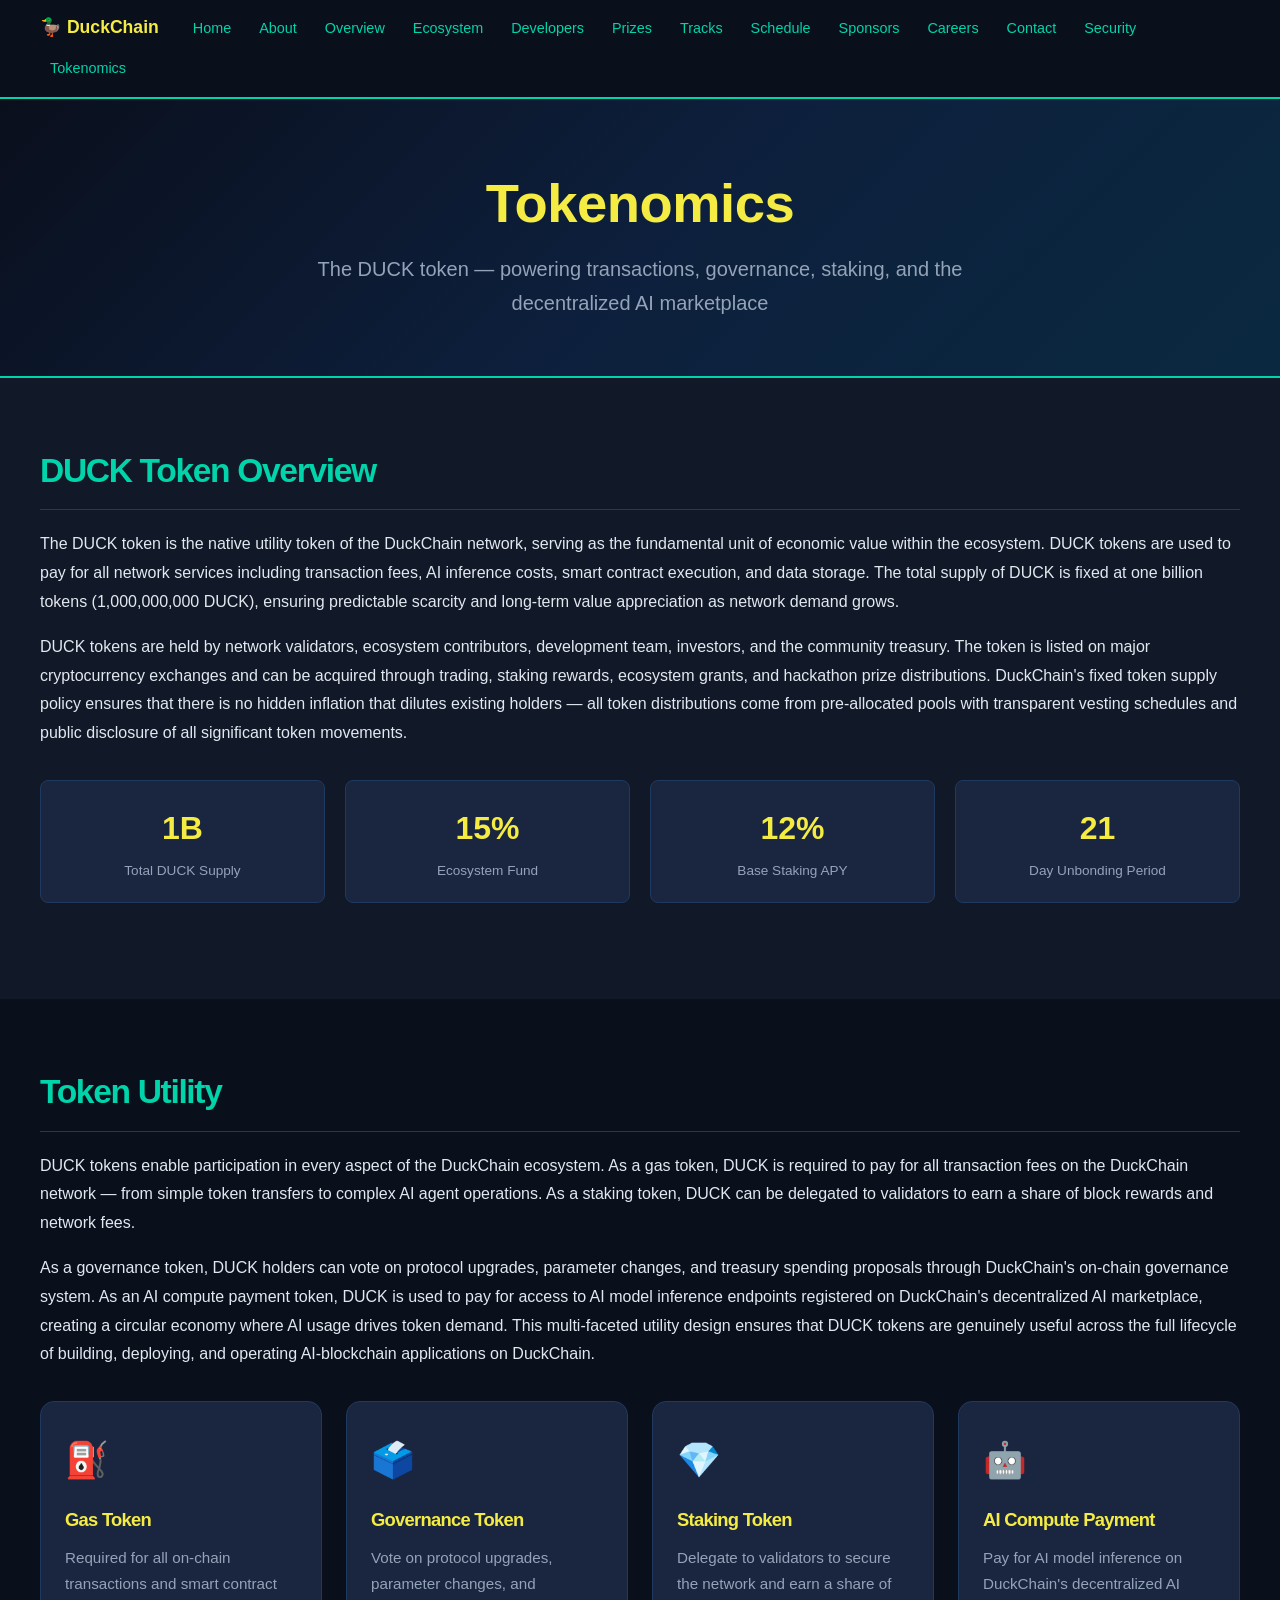
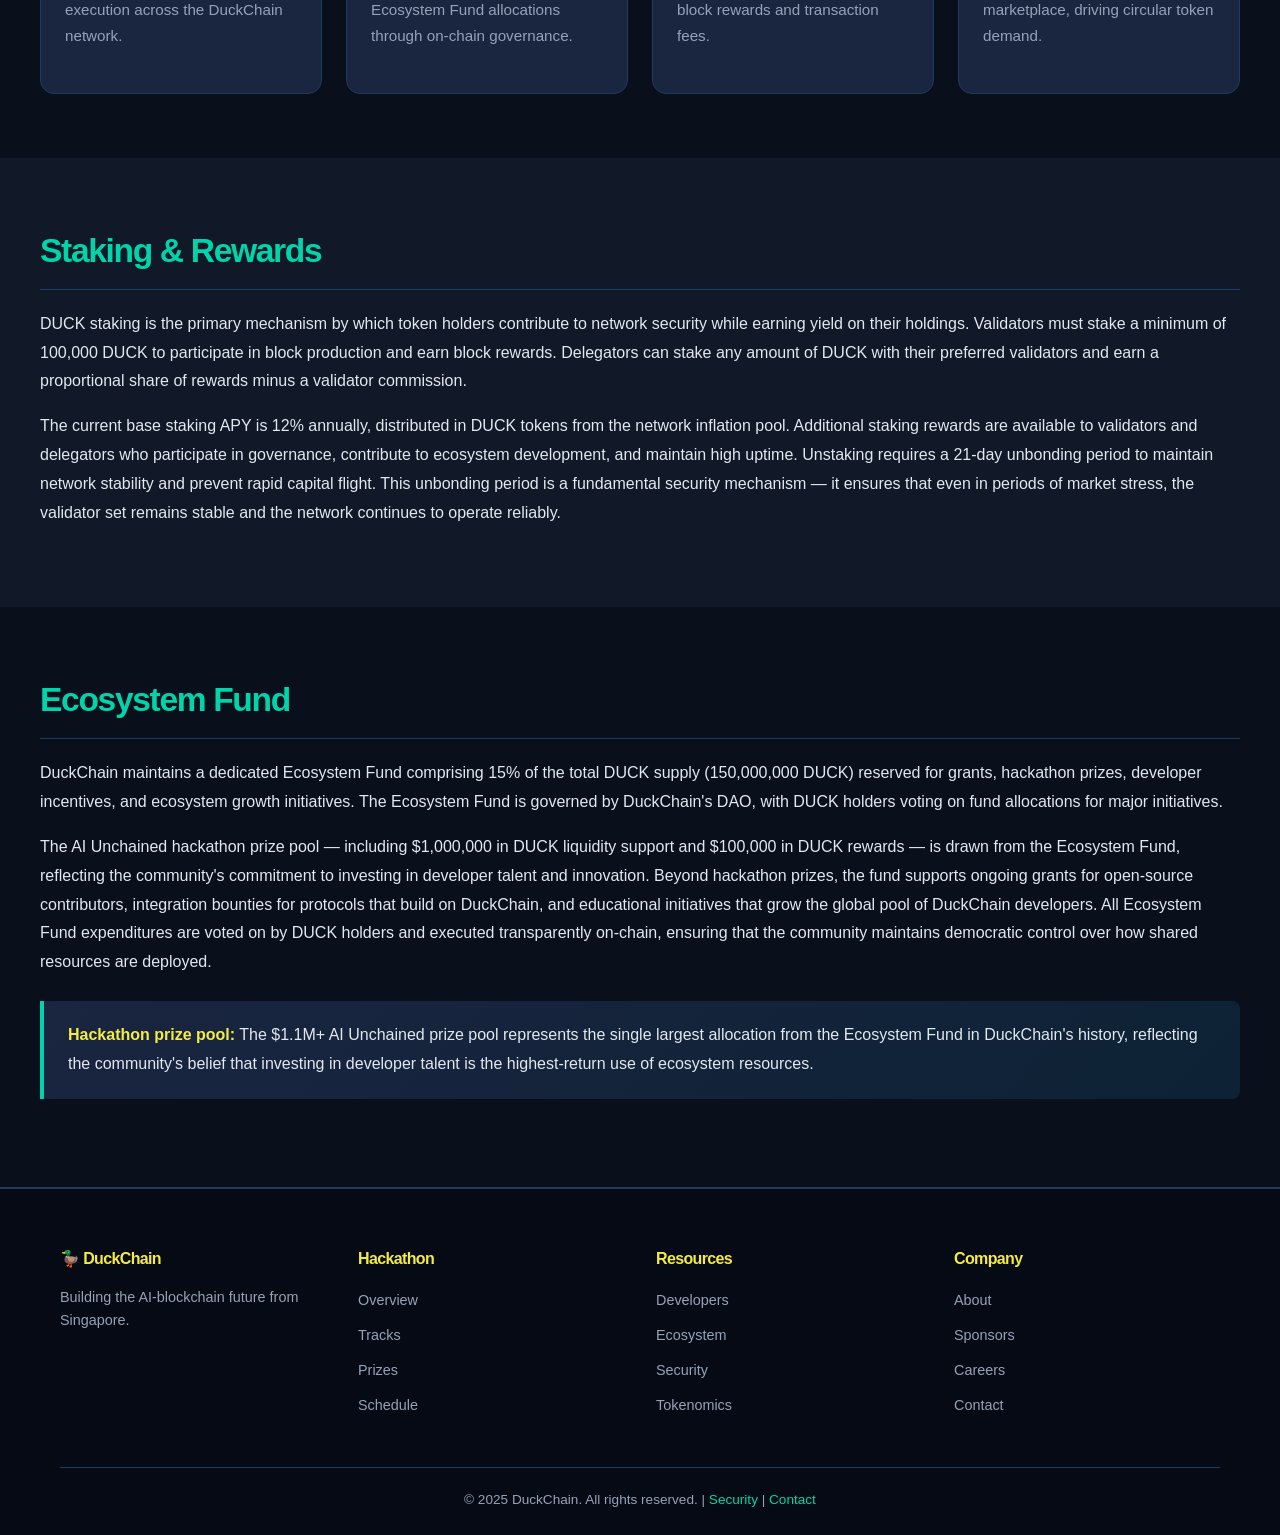
<file: tokenomics.html>
<!DOCTYPE html>
<html lang="en">
<head>
  <meta charset="UTF-8">
  <meta name="viewport" content="width=device-width, initial-scale=1.0">
  <title>Tokenomics | DUCK Token | DuckChain</title>
  <link rel="stylesheet" href="1de98341b7e33ab1.css">
  <link rel="stylesheet" href="style.css">
</head>
<body>
<nav style="background:#0A0F1C;padding:12px 20px;position:sticky;top:0;z-index:9999;border-bottom:2px solid #00D4AA;font-family:'Segoe UI',Roboto,'Helvetica Neue',Arial,sans-serif;">
  <div style="max-width:1200px;margin:0 auto;display:flex;flex-wrap:wrap;gap:8px;align-items:center;">
    <span style="color:#F5EC43;font-weight:700;font-size:1.1rem;margin-right:16px;">🦆 DuckChain</span>
    <a href="index.html" style="color:#00D4AA;text-decoration:none;font-size:0.9rem;padding:4px 10px;border-radius:4px;transition:background 0.2s;" onmouseover="this.style.background='#1a2540'" onmouseout="this.style.background='transparent'">Home</a>
    <a href="about.html" style="color:#00D4AA;text-decoration:none;font-size:0.9rem;padding:4px 10px;border-radius:4px;" onmouseover="this.style.background='#1a2540'" onmouseout="this.style.background='transparent'">About</a>
    <a href="overview.html" style="color:#00D4AA;text-decoration:none;font-size:0.9rem;padding:4px 10px;border-radius:4px;" onmouseover="this.style.background='#1a2540'" onmouseout="this.style.background='transparent'">Overview</a>
    <a href="ecosystem.html" style="color:#00D4AA;text-decoration:none;font-size:0.9rem;padding:4px 10px;border-radius:4px;" onmouseover="this.style.background='#1a2540'" onmouseout="this.style.background='transparent'">Ecosystem</a>
    <a href="developers.html" style="color:#00D4AA;text-decoration:none;font-size:0.9rem;padding:4px 10px;border-radius:4px;" onmouseover="this.style.background='#1a2540'" onmouseout="this.style.background='transparent'">Developers</a>
    <a href="prizes.html" style="color:#00D4AA;text-decoration:none;font-size:0.9rem;padding:4px 10px;border-radius:4px;" onmouseover="this.style.background='#1a2540'" onmouseout="this.style.background='transparent'">Prizes</a>
    <a href="tracks.html" style="color:#00D4AA;text-decoration:none;font-size:0.9rem;padding:4px 10px;border-radius:4px;" onmouseover="this.style.background='#1a2540'" onmouseout="this.style.background='transparent'">Tracks</a>
    <a href="schedule.html" style="color:#00D4AA;text-decoration:none;font-size:0.9rem;padding:4px 10px;border-radius:4px;" onmouseover="this.style.background='#1a2540'" onmouseout="this.style.background='transparent'">Schedule</a>
    <a href="sponsors.html" style="color:#00D4AA;text-decoration:none;font-size:0.9rem;padding:4px 10px;border-radius:4px;" onmouseover="this.style.background='#1a2540'" onmouseout="this.style.background='transparent'">Sponsors</a>
    <a href="careers.html" style="color:#00D4AA;text-decoration:none;font-size:0.9rem;padding:4px 10px;border-radius:4px;" onmouseover="this.style.background='#1a2540'" onmouseout="this.style.background='transparent'">Careers</a>
    <a href="contact.html" style="color:#00D4AA;text-decoration:none;font-size:0.9rem;padding:4px 10px;border-radius:4px;" onmouseover="this.style.background='#1a2540'" onmouseout="this.style.background='transparent'">Contact</a>
    <a href="security.html" style="color:#00D4AA;text-decoration:none;font-size:0.9rem;padding:4px 10px;border-radius:4px;" onmouseover="this.style.background='#1a2540'" onmouseout="this.style.background='transparent'">Security</a>
    <a href="tokenomics.html" style="color:#00D4AA;text-decoration:none;font-size:0.9rem;padding:4px 10px;border-radius:4px;" onmouseover="this.style.background='#1a2540'" onmouseout="this.style.background='transparent'">Tokenomics</a>
  </div>
</nav>

<main class="dc-main">
  <div class="dc-hero">
    <div class="dc-container">
      <h1 class="dc-hero-title">Tokenomics</h1>
      <p class="dc-hero-subtitle">The DUCK token — powering transactions, governance, staking, and the decentralized AI marketplace</p>
    </div>
  </div>

  <section class="dc-section">
    <div class="dc-section-inner">
      <h2 class="dc-section-title">DUCK Token Overview</h2>
      <p>The DUCK token is the native utility token of the DuckChain network, serving as the fundamental unit of economic value within the ecosystem. DUCK tokens are used to pay for all network services including transaction fees, AI inference costs, smart contract execution, and data storage. The total supply of DUCK is fixed at one billion tokens (1,000,000,000 DUCK), ensuring predictable scarcity and long-term value appreciation as network demand grows.</p>
      <p>DUCK tokens are held by network validators, ecosystem contributors, development team, investors, and the community treasury. The token is listed on major cryptocurrency exchanges and can be acquired through trading, staking rewards, ecosystem grants, and hackathon prize distributions. DuckChain's fixed token supply policy ensures that there is no hidden inflation that dilutes existing holders — all token distributions come from pre-allocated pools with transparent vesting schedules and public disclosure of all significant token movements.</p>
      <div class="dc-stats">
        <div class="dc-stat"><span class="dc-stat-value">1B</span><span class="dc-stat-label">Total DUCK Supply</span></div>
        <div class="dc-stat"><span class="dc-stat-value">15%</span><span class="dc-stat-label">Ecosystem Fund</span></div>
        <div class="dc-stat"><span class="dc-stat-value">12%</span><span class="dc-stat-label">Base Staking APY</span></div>
        <div class="dc-stat"><span class="dc-stat-value">21</span><span class="dc-stat-label">Day Unbonding Period</span></div>
      </div>
    </div>
  </section>

  <section class="dc-section">
    <div class="dc-section-inner">
      <h2 class="dc-section-title">Token Utility</h2>
      <p>DUCK tokens enable participation in every aspect of the DuckChain ecosystem. As a gas token, DUCK is required to pay for all transaction fees on the DuckChain network — from simple token transfers to complex AI agent operations. As a staking token, DUCK can be delegated to validators to earn a share of block rewards and network fees.</p>
      <p>As a governance token, DUCK holders can vote on protocol upgrades, parameter changes, and treasury spending proposals through DuckChain's on-chain governance system. As an AI compute payment token, DUCK is used to pay for access to AI model inference endpoints registered on DuckChain's decentralized AI marketplace, creating a circular economy where AI usage drives token demand. This multi-faceted utility design ensures that DUCK tokens are genuinely useful across the full lifecycle of building, deploying, and operating AI-blockchain applications on DuckChain.</p>
      <div class="dc-grid">
        <div class="dc-card"><span class="dc-card-icon">⛽</span><h3>Gas Token</h3><p>Required for all on-chain transactions and smart contract execution across the DuckChain network.</p></div>
        <div class="dc-card"><span class="dc-card-icon">🗳️</span><h3>Governance Token</h3><p>Vote on protocol upgrades, parameter changes, and Ecosystem Fund allocations through on-chain governance.</p></div>
        <div class="dc-card"><span class="dc-card-icon">💎</span><h3>Staking Token</h3><p>Delegate to validators to secure the network and earn a share of block rewards and transaction fees.</p></div>
        <div class="dc-card"><span class="dc-card-icon">🤖</span><h3>AI Compute Payment</h3><p>Pay for AI model inference on DuckChain's decentralized AI marketplace, driving circular token demand.</p></div>
      </div>
    </div>
  </section>

  <section class="dc-section">
    <div class="dc-section-inner">
      <h2 class="dc-section-title">Staking &amp; Rewards</h2>
      <p>DUCK staking is the primary mechanism by which token holders contribute to network security while earning yield on their holdings. Validators must stake a minimum of 100,000 DUCK to participate in block production and earn block rewards. Delegators can stake any amount of DUCK with their preferred validators and earn a proportional share of rewards minus a validator commission.</p>
      <p>The current base staking APY is 12% annually, distributed in DUCK tokens from the network inflation pool. Additional staking rewards are available to validators and delegators who participate in governance, contribute to ecosystem development, and maintain high uptime. Unstaking requires a 21-day unbonding period to maintain network stability and prevent rapid capital flight. This unbonding period is a fundamental security mechanism — it ensures that even in periods of market stress, the validator set remains stable and the network continues to operate reliably.</p>
    </div>
  </section>

  <section class="dc-section">
    <div class="dc-section-inner">
      <h2 class="dc-section-title">Ecosystem Fund</h2>
      <p>DuckChain maintains a dedicated Ecosystem Fund comprising 15% of the total DUCK supply (150,000,000 DUCK) reserved for grants, hackathon prizes, developer incentives, and ecosystem growth initiatives. The Ecosystem Fund is governed by DuckChain's DAO, with DUCK holders voting on fund allocations for major initiatives.</p>
      <p>The AI Unchained hackathon prize pool — including $1,000,000 in DUCK liquidity support and $100,000 in DUCK rewards — is drawn from the Ecosystem Fund, reflecting the community's commitment to investing in developer talent and innovation. Beyond hackathon prizes, the fund supports ongoing grants for open-source contributors, integration bounties for protocols that build on DuckChain, and educational initiatives that grow the global pool of DuckChain developers. All Ecosystem Fund expenditures are voted on by DUCK holders and executed transparently on-chain, ensuring that the community maintains democratic control over how shared resources are deployed.</p>
      <div class="dc-highlight">
        <p><strong>Hackathon prize pool:</strong> The $1.1M+ AI Unchained prize pool represents the single largest allocation from the Ecosystem Fund in DuckChain's history, reflecting the community's belief that investing in developer talent is the highest-return use of ecosystem resources.</p>
      </div>
    </div>
  </section>
</main>

<footer class="dc-footer">
  <div class="dc-container">
    <div class="dc-footer-grid">
      <div class="dc-footer-col">
        <h3>🦆 DuckChain</h3>
        <p>Building the AI-blockchain future from Singapore.</p>
      </div>
      <div class="dc-footer-col">
        <h3>Hackathon</h3>
        <ul>
          <li><a href="overview.html">Overview</a></li>
          <li><a href="tracks.html">Tracks</a></li>
          <li><a href="prizes.html">Prizes</a></li>
          <li><a href="schedule.html">Schedule</a></li>
        </ul>
      </div>
      <div class="dc-footer-col">
        <h3>Resources</h3>
        <ul>
          <li><a href="developers.html">Developers</a></li>
          <li><a href="ecosystem.html">Ecosystem</a></li>
          <li><a href="security.html">Security</a></li>
          <li><a href="tokenomics.html">Tokenomics</a></li>
        </ul>
      </div>
      <div class="dc-footer-col">
        <h3>Company</h3>
        <ul>
          <li><a href="about.html">About</a></li>
          <li><a href="sponsors.html">Sponsors</a></li>
          <li><a href="careers.html">Careers</a></li>
          <li><a href="contact.html">Contact</a></li>
        </ul>
      </div>
    </div>
    <div class="dc-footer-bottom">
      <p>© 2025 DuckChain. All rights reserved. | <a href="security.html">Security</a> | <a href="contact.html">Contact</a></p>
    </div>
  </div>
</footer>
</body>
</html>
</file>
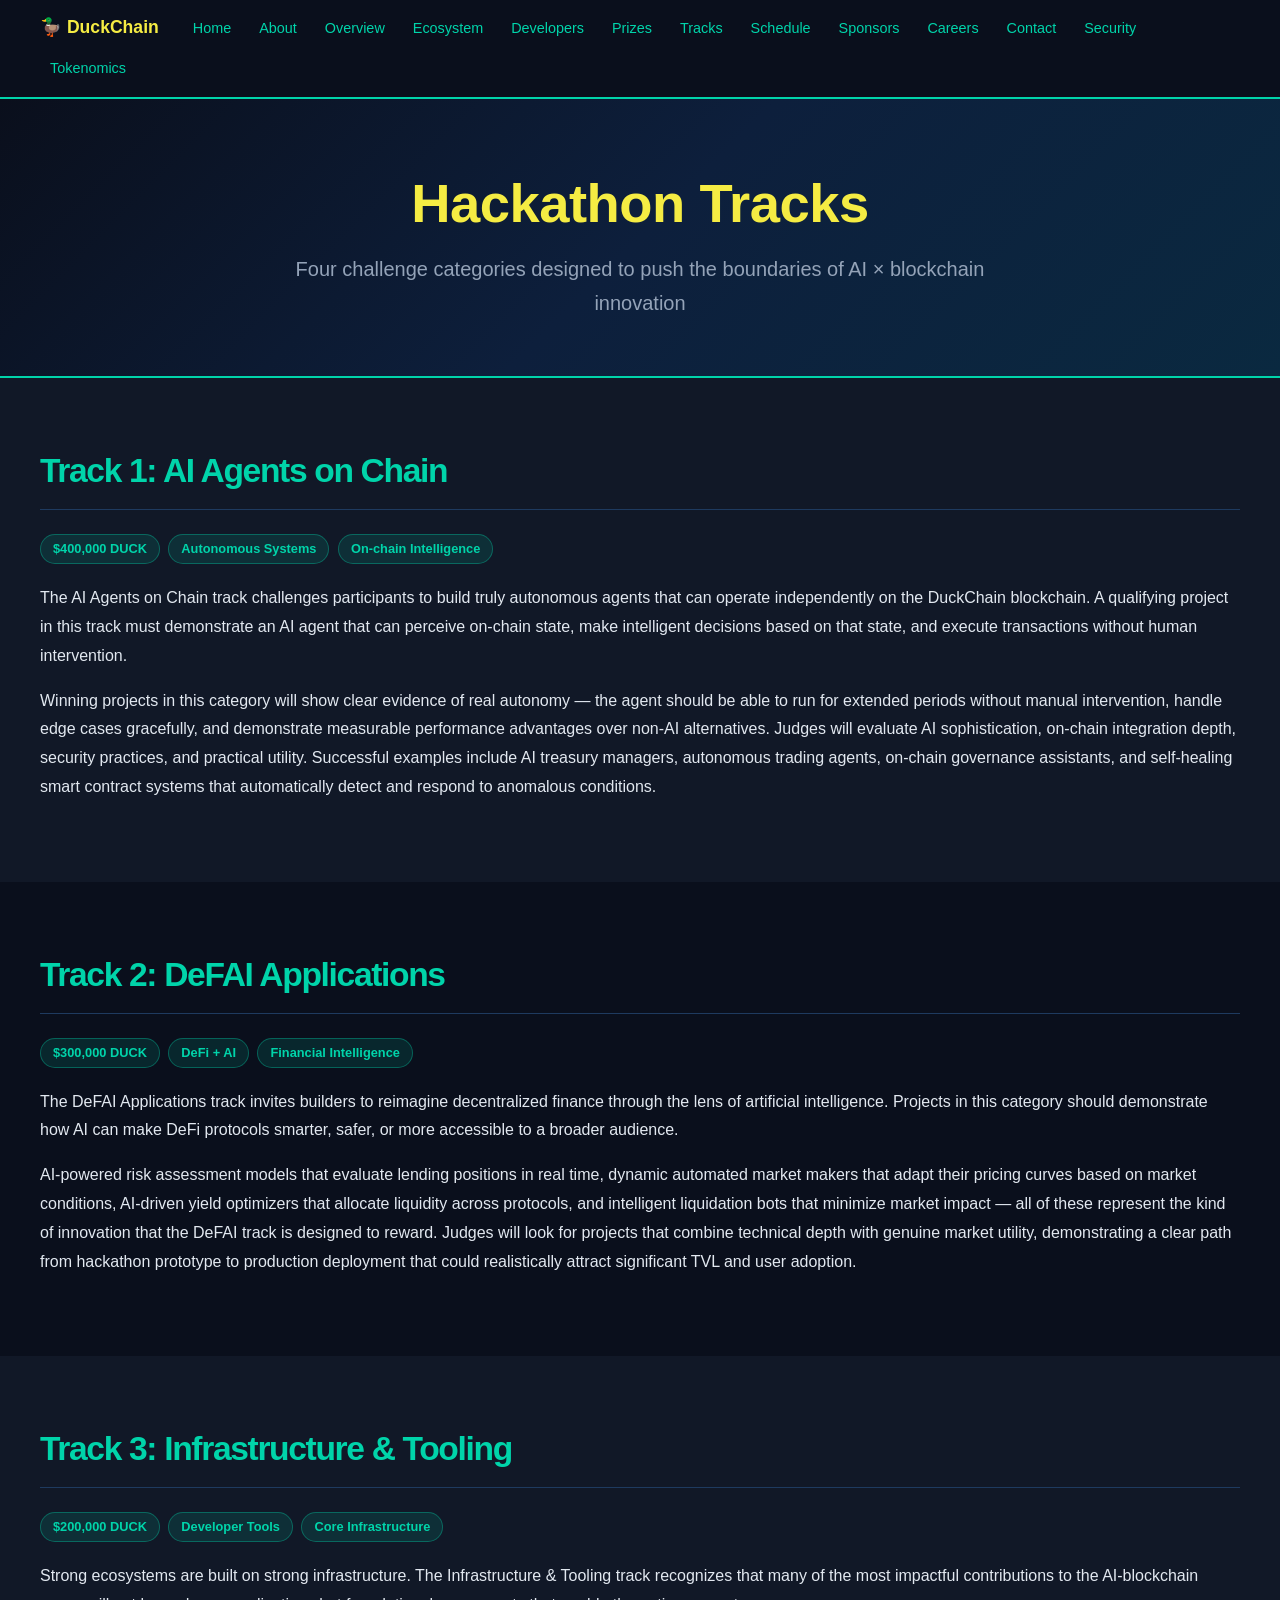
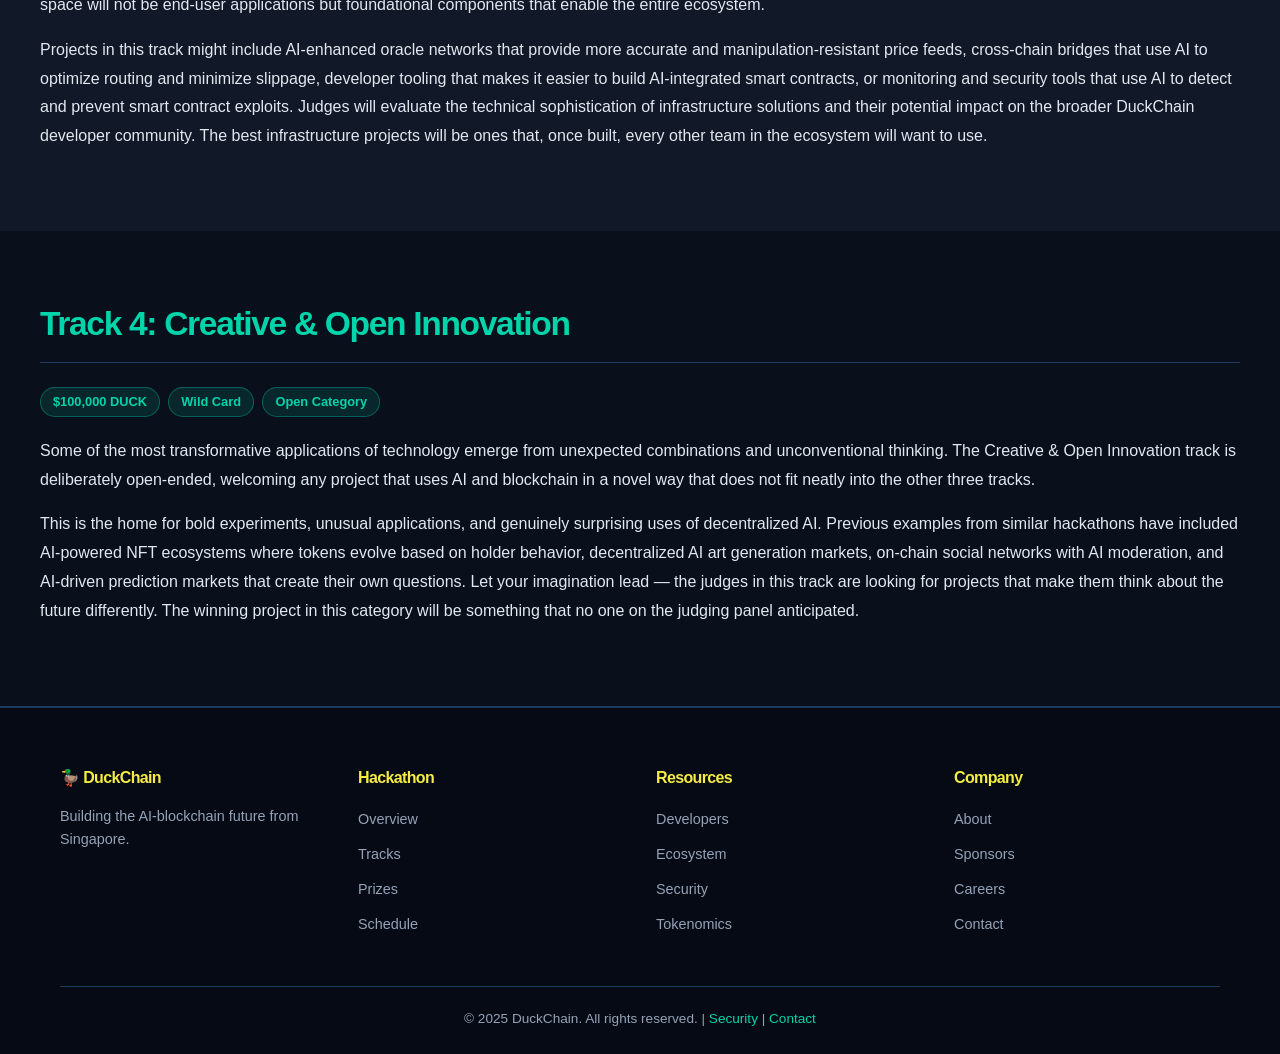
<file: tracks.html>
<!DOCTYPE html>
<html lang="en">
<head>
  <meta charset="UTF-8">
  <meta name="viewport" content="width=device-width, initial-scale=1.0">
  <title>Hackathon Tracks | AI Unchained</title>
  <link rel="stylesheet" href="1de98341b7e33ab1.css">
  <link rel="stylesheet" href="style.css">
</head>
<body>
<nav style="background:#0A0F1C;padding:12px 20px;position:sticky;top:0;z-index:9999;border-bottom:2px solid #00D4AA;font-family:'Segoe UI',Roboto,'Helvetica Neue',Arial,sans-serif;">
  <div style="max-width:1200px;margin:0 auto;display:flex;flex-wrap:wrap;gap:8px;align-items:center;">
    <span style="color:#F5EC43;font-weight:700;font-size:1.1rem;margin-right:16px;">🦆 DuckChain</span>
    <a href="index.html" style="color:#00D4AA;text-decoration:none;font-size:0.9rem;padding:4px 10px;border-radius:4px;transition:background 0.2s;" onmouseover="this.style.background='#1a2540'" onmouseout="this.style.background='transparent'">Home</a>
    <a href="about.html" style="color:#00D4AA;text-decoration:none;font-size:0.9rem;padding:4px 10px;border-radius:4px;" onmouseover="this.style.background='#1a2540'" onmouseout="this.style.background='transparent'">About</a>
    <a href="overview.html" style="color:#00D4AA;text-decoration:none;font-size:0.9rem;padding:4px 10px;border-radius:4px;" onmouseover="this.style.background='#1a2540'" onmouseout="this.style.background='transparent'">Overview</a>
    <a href="ecosystem.html" style="color:#00D4AA;text-decoration:none;font-size:0.9rem;padding:4px 10px;border-radius:4px;" onmouseover="this.style.background='#1a2540'" onmouseout="this.style.background='transparent'">Ecosystem</a>
    <a href="developers.html" style="color:#00D4AA;text-decoration:none;font-size:0.9rem;padding:4px 10px;border-radius:4px;" onmouseover="this.style.background='#1a2540'" onmouseout="this.style.background='transparent'">Developers</a>
    <a href="prizes.html" style="color:#00D4AA;text-decoration:none;font-size:0.9rem;padding:4px 10px;border-radius:4px;" onmouseover="this.style.background='#1a2540'" onmouseout="this.style.background='transparent'">Prizes</a>
    <a href="tracks.html" style="color:#00D4AA;text-decoration:none;font-size:0.9rem;padding:4px 10px;border-radius:4px;" onmouseover="this.style.background='#1a2540'" onmouseout="this.style.background='transparent'">Tracks</a>
    <a href="schedule.html" style="color:#00D4AA;text-decoration:none;font-size:0.9rem;padding:4px 10px;border-radius:4px;" onmouseover="this.style.background='#1a2540'" onmouseout="this.style.background='transparent'">Schedule</a>
    <a href="sponsors.html" style="color:#00D4AA;text-decoration:none;font-size:0.9rem;padding:4px 10px;border-radius:4px;" onmouseover="this.style.background='#1a2540'" onmouseout="this.style.background='transparent'">Sponsors</a>
    <a href="careers.html" style="color:#00D4AA;text-decoration:none;font-size:0.9rem;padding:4px 10px;border-radius:4px;" onmouseover="this.style.background='#1a2540'" onmouseout="this.style.background='transparent'">Careers</a>
    <a href="contact.html" style="color:#00D4AA;text-decoration:none;font-size:0.9rem;padding:4px 10px;border-radius:4px;" onmouseover="this.style.background='#1a2540'" onmouseout="this.style.background='transparent'">Contact</a>
    <a href="security.html" style="color:#00D4AA;text-decoration:none;font-size:0.9rem;padding:4px 10px;border-radius:4px;" onmouseover="this.style.background='#1a2540'" onmouseout="this.style.background='transparent'">Security</a>
    <a href="tokenomics.html" style="color:#00D4AA;text-decoration:none;font-size:0.9rem;padding:4px 10px;border-radius:4px;" onmouseover="this.style.background='#1a2540'" onmouseout="this.style.background='transparent'">Tokenomics</a>
  </div>
</nav>

<main class="dc-main">
  <div class="dc-hero">
    <div class="dc-container">
      <h1 class="dc-hero-title">Hackathon Tracks</h1>
      <p class="dc-hero-subtitle">Four challenge categories designed to push the boundaries of AI × blockchain innovation</p>
    </div>
  </div>

  <section class="dc-section">
    <div class="dc-section-inner">
      <h2 class="dc-section-title">Track 1: AI Agents on Chain</h2>
      <span class="dc-tag">$400,000 DUCK</span>
      <span class="dc-tag">Autonomous Systems</span>
      <span class="dc-tag">On-chain Intelligence</span>
      <p style="margin-top:16px;">The AI Agents on Chain track challenges participants to build truly autonomous agents that can operate independently on the DuckChain blockchain. A qualifying project in this track must demonstrate an AI agent that can perceive on-chain state, make intelligent decisions based on that state, and execute transactions without human intervention.</p>
      <p>Winning projects in this category will show clear evidence of real autonomy — the agent should be able to run for extended periods without manual intervention, handle edge cases gracefully, and demonstrate measurable performance advantages over non-AI alternatives. Judges will evaluate AI sophistication, on-chain integration depth, security practices, and practical utility. Successful examples include AI treasury managers, autonomous trading agents, on-chain governance assistants, and self-healing smart contract systems that automatically detect and respond to anomalous conditions.</p>
    </div>
  </section>

  <section class="dc-section">
    <div class="dc-section-inner">
      <h2 class="dc-section-title">Track 2: DeFAI Applications</h2>
      <span class="dc-tag">$300,000 DUCK</span>
      <span class="dc-tag">DeFi + AI</span>
      <span class="dc-tag">Financial Intelligence</span>
      <p style="margin-top:16px;">The DeFAI Applications track invites builders to reimagine decentralized finance through the lens of artificial intelligence. Projects in this category should demonstrate how AI can make DeFi protocols smarter, safer, or more accessible to a broader audience.</p>
      <p>AI-powered risk assessment models that evaluate lending positions in real time, dynamic automated market makers that adapt their pricing curves based on market conditions, AI-driven yield optimizers that allocate liquidity across protocols, and intelligent liquidation bots that minimize market impact — all of these represent the kind of innovation that the DeFAI track is designed to reward. Judges will look for projects that combine technical depth with genuine market utility, demonstrating a clear path from hackathon prototype to production deployment that could realistically attract significant TVL and user adoption.</p>
    </div>
  </section>

  <section class="dc-section">
    <div class="dc-section-inner">
      <h2 class="dc-section-title">Track 3: Infrastructure &amp; Tooling</h2>
      <span class="dc-tag">$200,000 DUCK</span>
      <span class="dc-tag">Developer Tools</span>
      <span class="dc-tag">Core Infrastructure</span>
      <p style="margin-top:16px;">Strong ecosystems are built on strong infrastructure. The Infrastructure &amp; Tooling track recognizes that many of the most impactful contributions to the AI-blockchain space will not be end-user applications but foundational components that enable the entire ecosystem.</p>
      <p>Projects in this track might include AI-enhanced oracle networks that provide more accurate and manipulation-resistant price feeds, cross-chain bridges that use AI to optimize routing and minimize slippage, developer tooling that makes it easier to build AI-integrated smart contracts, or monitoring and security tools that use AI to detect and prevent smart contract exploits. Judges will evaluate the technical sophistication of infrastructure solutions and their potential impact on the broader DuckChain developer community. The best infrastructure projects will be ones that, once built, every other team in the ecosystem will want to use.</p>
    </div>
  </section>

  <section class="dc-section">
    <div class="dc-section-inner">
      <h2 class="dc-section-title">Track 4: Creative &amp; Open Innovation</h2>
      <span class="dc-tag">$100,000 DUCK</span>
      <span class="dc-tag">Wild Card</span>
      <span class="dc-tag">Open Category</span>
      <p style="margin-top:16px;">Some of the most transformative applications of technology emerge from unexpected combinations and unconventional thinking. The Creative &amp; Open Innovation track is deliberately open-ended, welcoming any project that uses AI and blockchain in a novel way that does not fit neatly into the other three tracks.</p>
      <p>This is the home for bold experiments, unusual applications, and genuinely surprising uses of decentralized AI. Previous examples from similar hackathons have included AI-powered NFT ecosystems where tokens evolve based on holder behavior, decentralized AI art generation markets, on-chain social networks with AI moderation, and AI-driven prediction markets that create their own questions. Let your imagination lead — the judges in this track are looking for projects that make them think about the future differently. The winning project in this category will be something that no one on the judging panel anticipated.</p>
    </div>
  </section>
</main>

<footer class="dc-footer">
  <div class="dc-container">
    <div class="dc-footer-grid">
      <div class="dc-footer-col">
        <h3>🦆 DuckChain</h3>
        <p>Building the AI-blockchain future from Singapore.</p>
      </div>
      <div class="dc-footer-col">
        <h3>Hackathon</h3>
        <ul>
          <li><a href="overview.html">Overview</a></li>
          <li><a href="tracks.html">Tracks</a></li>
          <li><a href="prizes.html">Prizes</a></li>
          <li><a href="schedule.html">Schedule</a></li>
        </ul>
      </div>
      <div class="dc-footer-col">
        <h3>Resources</h3>
        <ul>
          <li><a href="developers.html">Developers</a></li>
          <li><a href="ecosystem.html">Ecosystem</a></li>
          <li><a href="security.html">Security</a></li>
          <li><a href="tokenomics.html">Tokenomics</a></li>
        </ul>
      </div>
      <div class="dc-footer-col">
        <h3>Company</h3>
        <ul>
          <li><a href="about.html">About</a></li>
          <li><a href="sponsors.html">Sponsors</a></li>
          <li><a href="careers.html">Careers</a></li>
          <li><a href="contact.html">Contact</a></li>
        </ul>
      </div>
    </div>
    <div class="dc-footer-bottom">
      <p>© 2025 DuckChain. All rights reserved. | <a href="security.html">Security</a> | <a href="contact.html">Contact</a></p>
    </div>
  </div>
</footer>
</body>
</html>
</file>
<file: 1de98341b7e33ab1.css>
@layer properties {
  @supports (((-webkit-hyphens:none)) and (not (margin-trim:inline))) or ((-moz-orient:inline) and (not (color:rgb(from red r g b)))) {
  *, ::backdrop, ::after, ::before { --tw-translate-x: 0; --tw-translate-y: 0; --tw-translate-z: 0; --tw-scale-x: 1; --tw-scale-y: 1; --tw-scale-z: 1; --tw-rotate-x: initial; --tw-rotate-y: initial; --tw-rotate-z: initial; --tw-skew-x: initial; --tw-skew-y: initial; --tw-scroll-snap-strictness: proximity; --tw-space-y-reverse: 0; --tw-space-x-reverse: 0; --tw-divide-x-reverse: 0; --tw-border-style: solid; --tw-divide-y-reverse: 0; --tw-gradient-position: initial; --tw-gradient-from: #0000; --tw-gradient-via: #0000; --tw-gradient-to: #0000; --tw-gradient-stops: initial; --tw-gradient-via-stops: initial; --tw-gradient-from-position: 0%; --tw-gradient-via-position: 50%; --tw-gradient-to-position: 100%; --tw-mask-linear: linear-gradient(#fff,#fff); --tw-mask-radial: linear-gradient(#fff,#fff); --tw-mask-conic: linear-gradient(#fff,#fff); --tw-mask-left: linear-gradient(#fff,#fff); --tw-mask-right: linear-gradient(#fff,#fff); --tw-mask-bottom: linear-gradient(#fff,#fff); --tw-mask-top: linear-gradient(#fff,#fff); --tw-mask-top-from-position: 0%; --tw-mask-top-to-position: 100%; --tw-mask-top-from-color: black; --tw-mask-top-to-color: transparent; --tw-mask-bottom-from-position: 0%; --tw-mask-bottom-to-position: 100%; --tw-mask-bottom-from-color: black; --tw-mask-bottom-to-color: transparent; --tw-mask-left-from-position: 0%; --tw-mask-left-to-position: 100%; --tw-mask-left-from-color: black; --tw-mask-left-to-color: transparent; --tw-leading: initial; --tw-font-weight: initial; --tw-tracking: initial; --tw-shadow: 0 0 #0000; --tw-shadow-color: initial; --tw-shadow-alpha: 100%; --tw-inset-shadow: 0 0 #0000; --tw-inset-shadow-color: initial; --tw-inset-shadow-alpha: 100%; --tw-ring-color: initial; --tw-ring-shadow: 0 0 #0000; --tw-inset-ring-color: initial; --tw-inset-ring-shadow: 0 0 #0000; --tw-ring-inset: initial; --tw-ring-offset-width: 0px; --tw-ring-offset-color: #fff; --tw-ring-offset-shadow: 0 0 #0000; --tw-outline-style: solid; --tw-blur: initial; --tw-brightness: initial; --tw-contrast: initial; --tw-grayscale: initial; --tw-hue-rotate: initial; --tw-invert: initial; --tw-opacity: initial; --tw-saturate: initial; --tw-sepia: initial; --tw-drop-shadow: initial; --tw-drop-shadow-color: initial; --tw-drop-shadow-alpha: 100%; --tw-drop-shadow-size: initial; --tw-backdrop-blur: initial; --tw-backdrop-brightness: initial; --tw-backdrop-contrast: initial; --tw-backdrop-grayscale: initial; --tw-backdrop-hue-rotate: initial; --tw-backdrop-invert: initial; --tw-backdrop-opacity: initial; --tw-backdrop-saturate: initial; --tw-backdrop-sepia: initial; --tw-duration: initial; --tw-ease: initial; --tw-content: ""; }
}
}
@layer theme {
  :host, :root { --font-serif: ui-serif,Georgia,Cambria,"Times New Roman",Times,serif; --font-mono: var(--font-geist-mono),ui-monospace,"SF Mono","Courier New",monospace; --color-red-50: oklch(97.1% .013 17.38); --color-red-200: oklch(88.5% .062 18.334); --color-red-400: oklch(70.4% .191 22.216); --color-red-500: oklch(63.7% .237 25.331); --color-red-700: oklch(50.5% .213 27.518); --color-orange-400: oklch(75% .183 55.934); --color-orange-500: oklch(70.5% .213 47.604); --color-yellow-50: oklch(98.7% .026 102.212); --color-yellow-100: oklch(97.3% .071 103.193); --color-yellow-200: oklch(94.5% .129 101.54); --color-yellow-300: oklch(90.5% .182 98.111); --color-yellow-400: oklch(85.2% .199 91.936); --color-yellow-500: oklch(79.5% .184 86.047); --color-yellow-700: oklch(55.4% .135 66.442); --color-yellow-800: oklch(47.6% .114 61.907); --color-green-50: oklch(96.9% .043429 147.2); --color-green-100: oklch(95.1% .070181 146.6); --color-green-200: oklch(93.2% .09808 146.3); --color-green-300: oklch(91.7% .155193 145.5); --color-green-400: oklch(89% .220298 144.5); --color-green-500: oklch(79.8% .234221 143.7); --color-green-600: oklch(71.8% .220955 143.5); --color-green-700: oklch(59% .179916 143.5); --color-green-800: oklch(48.2% .14011 143.8); --color-green-900: oklch(36.9% .11012 143.6); --color-green-950: oklch(29.4% .085648 144.1); --color-teal-500: oklch(70.4% .14 182.503); --color-teal-600: oklch(60% .118 184.704); --color-cyan-500: oklch(71.5% .143 215.221); --color-blue-50: oklch(97% .014 254.604); --color-blue-100: oklch(93.2% .032 255.585); --color-blue-200: oklch(88.2% .059 254.128); --color-blue-300: oklch(80.9% .105 251.813); --color-blue-400: oklch(70.7% .165 254.624); --color-blue-500: oklch(62.3% .214 259.815); --color-blue-600: oklch(54.6% .245 262.881); --color-blue-700: oklch(48.8% .243 264.376); --color-blue-800: oklch(42.4% .199 265.638); --color-blue-900: oklch(37.9% .146 265.522); --color-indigo-500: oklch(58.5% .233 277.117); --color-purple-50: oklch(97.5% .013141 295.3); --color-purple-100: oklch(94.8% .028659 298.9); --color-purple-200: oklch(91.8% .045311 298); --color-purple-300: oklch(82.4% .090691 298.1); --color-purple-400: oklch(67.4% .191895 293.8); --color-purple-500: oklch(57.1% .218219 290); --color-purple-600: oklch(54.4% .227663 290.4); --color-purple-700: oklch(46% .187197 288.9); --color-purple-800: oklch(38.3% .150463 289.3); --color-purple-900: oklch(30.4% .115379 290.5); --color-pink-500: oklch(65.6% .241 354.308); --color-gray-50: oklch(97% 0 0); --color-gray-100: oklch(93.1% 0 0); --color-gray-200: oklch(89.2% 0 0); --color-gray-300: oklch(84.5% 0 0); --color-gray-400: oklch(79.8% 0 0); --color-gray-500: oklch(56.1% .002115 31.1); --color-gray-600: oklch(48.9% .001994 60.2); --color-gray-700: oklch(41.5% .001042 62.2); --color-gray-800: oklch(34.3% .001097 64); --color-gray-900: oklch(28.9% 0 0); --color-gray-950: oklch(18.7% 0 0); --color-neutral-300: oklch(87% 0 0); --color-black: #000; --color-white: #fff; --spacing: .25rem; --container-xs: 20rem; --container-sm: 24rem; --container-md: 28rem; --container-lg: 32rem; --container-xl: 36rem; --container-2xl: 42rem; --container-3xl: 48rem; --container-4xl: 56rem; --container-5xl: 64rem; --container-6xl: 72rem; --text-xs: .75rem; --text-xs--line-height: calc(var(--spacing) * 4); --text-sm: .875rem; --text-sm--line-height: calc(var(--spacing) * 4); --text-base: 1rem; --text-base--line-height: calc(var(--spacing) * 6); --text-lg: 1.125rem; --text-lg--line-height: calc(var(--spacing) * 8); --text-xl: 1.25rem; --text-xl--line-height: calc(var(--spacing) * 8); --text-2xl: 1.5rem; --text-2xl--line-height: calc(var(--spacing) * 8); --text-3xl: 1.875rem; --text-3xl--line-height: calc(var(--spacing) * 8); --text-4xl: 2.25rem; --text-4xl--line-height: calc(var(--spacing) * 12); --text-5xl: 3rem; --text-5xl--line-height: calc(var(--spacing) * 12); --text-6xl: 3.75rem; --text-6xl--line-height: calc(var(--spacing) * 16); --text-8xl: 6rem; --text-8xl--line-height: 1; --font-weight-light: 300; --font-weight-normal: 400; --font-weight-medium: 500; --font-weight-semibold: 600; --font-weight-bold: 700; --font-weight-black: 900; --tracking-tighter: -.05em; --tracking-tight: -.025em; --tracking-normal: 0em; --tracking-wide: .025em; --tracking-wider: .05em; --leading-normal: 1.5; --leading-relaxed: 1.625; --radius-sm: .25rem; --radius-md: .375rem; --radius-lg: .5rem; --radius-xl: .75rem; --radius-2xl: 1rem; --radius-3xl: 1.5rem; --ease-in: cubic-bezier(.4,0,1,1); --ease-out: cubic-bezier(0,0,.2,1); --ease-in-out: cubic-bezier(.4,0,.2,1); --animate-spin: spin 1s linear infinite; --animate-ping: ping 1s cubic-bezier(0,0,.2,1) infinite; --animate-pulse: pulse 2s cubic-bezier(.4,0,.6,1) infinite; --blur-sm: 8px; --blur-md: 12px; --blur-lg: 16px; --aspect-video: 16/9; --default-transition-duration: .15s; --default-transition-timing-function: cubic-bezier(.4,0,.2,1); --default-font-family: var(--font-denim),system-ui,-apple-system,BlinkMacSystemFont,"Segoe UI",Roboto,"Helvetica Neue",Arial,"Noto Sans",sans-serif,"Apple Color Emoji","Segoe UI Emoji","Segoe UI Symbol","Noto Color Emoji"; --default-mono-font-family: var(--font-mono); --font-display: var(--font-denim-ink),var(--font-denim),system-ui; --tracking-display: -.04em; }
}
@layer base {
  *, ::backdrop, ::after, ::before { box-sizing: border-box; border: 0px solid; margin: 0px; padding: 0px; }
  ::file-selector-button { box-sizing: border-box; border: 0px solid; margin: 0px; padding: 0px; }
  :host, html { tab-size: 4; line-height: 1.5; font-family: var(--default-font-family,ui-sans-serif,system-ui,sans-serif,"Apple Color Emoji","Segoe UI Emoji","Segoe UI Symbol","Noto Color Emoji"); font-feature-settings: var(--default-font-feature-settings,normal); font-variation-settings: var(--default-font-variation-settings,normal); }
  hr { height: 0px; color: inherit; border-top-width: 1px; }
  abbr:where([title]) { text-decoration: underline dotted; }
  h1, h2, h3, h4, h5, h6 { font-size: inherit; font-weight: inherit; }
  a { color: inherit; text-decoration: inherit; }
  b, strong { font-weight: bolder; }
  code, kbd, pre, samp { font-family: var(--default-mono-font-family,ui-monospace,SFMono-Regular,Menlo,Monaco,Consolas,"Liberation Mono","Courier New",monospace); font-feature-settings: var(--default-mono-font-feature-settings,normal); font-variation-settings: var(--default-mono-font-variation-settings,normal); font-size: 1em; }
  small { font-size: 80%; }
  sub, sup { vertical-align: baseline; font-size: 75%; line-height: 0; position: relative; }
  sub { bottom: -0.25em; }
  sup { top: -0.5em; }
  table { text-indent: 0px; border-color: inherit; border-collapse: collapse; }
  :focus-visible { outline: auto; }
  progress { vertical-align: baseline; }
  summary { display: list-item; }
  menu, ol, ul { list-style: none; }
  audio, canvas, embed, iframe, img, object, svg, video { vertical-align: middle; display: block; }
  img, video { max-width: 100%; height: auto; }
  button, input, optgroup, select, textarea { font: inherit; letter-spacing: inherit; color: inherit; opacity: 1; background-color: rgba(0, 0, 0, 0); border-radius: 0px; }
  ::file-selector-button { font: inherit; letter-spacing: inherit; color: inherit; opacity: 1; background-color: rgba(0, 0, 0, 0); border-radius: 0px; }
  :where(select:is([multiple], [size])) optgroup { font-weight: bolder; }
  :where(select:is([multiple], [size])) optgroup option { padding-inline-start: 20px; }
  ::file-selector-button { margin-inline-end: 4px; }
  ::placeholder { opacity: 1; }
  @supports (not ((-webkit-appearance:-apple-pay-button))) or (contain-intrinsic-size:1px) {
  ::placeholder { color: currentcolor; }
  @supports (color:color-mix(in lab,red,red)) {
  ::placeholder { color: color-mix(in oklab, currentcolor, transparent); }
}
}
  textarea { resize: vertical; }
  ::-webkit-search-decoration { appearance: none; }
  ::-webkit-date-and-time-value { min-height: 1lh; text-align: inherit; }
  ::-webkit-datetime-edit { display: inline-flex; }
  ::-webkit-datetime-edit-fields-wrapper { padding: 0px; }
  ::-webkit-datetime-edit, ::-webkit-datetime-edit-year-field { padding-block: 0px; }
  ::-webkit-datetime-edit-day-field, ::-webkit-datetime-edit-month-field { padding-block: 0px; }
  ::-webkit-datetime-edit-hour-field, ::-webkit-datetime-edit-minute-field { padding-block: 0px; }
  ::-webkit-datetime-edit-millisecond-field, ::-webkit-datetime-edit-second-field { padding-block: 0px; }
  ::-webkit-datetime-edit-meridiem-field { padding-block: 0px; }
  ::-webkit-calendar-picker-indicator { line-height: 1; }
  :user-invalid { box-shadow: none; }
  button, input:where([type="button"], [type="reset"], [type="submit"]) { appearance: button; }
  ::file-selector-button { appearance: button; }
  ::-webkit-inner-spin-button, ::-webkit-outer-spin-button { height: auto; }
  [hidden]:where(:not([hidden="until-found"])) { display: none !important; }
  h1, h2, h3, h4, h5, h6 { font-family: var(--font-display); letter-spacing: var(--tracking-display); }
}
@layer components;
@layer utilities {
  .\@container\/card { container: card / inline-size; }
  .\@container\/section { container: section / inline-size; }
  .\@container\/window { container: window / inline-size; }
  .\@container { container-type: inline-size; }
  .pointer-events-auto { pointer-events: auto; }
  .pointer-events-none { pointer-events: none; }
  .invisible { visibility: hidden; }
  .visible { visibility: visible; }
  .sr-only { clip-path: inset(50%); white-space: nowrap; border-width: 0px; width: 1px; height: 1px; margin: -1px; padding: 0px; overflow: hidden; }
  .absolute, .sr-only { position: absolute; }
  .fixed { position: fixed; }
  .relative { position: relative; }
  .static { position: static; }
  .sticky { position: sticky; }
  .-inset-px { inset: -1px; }
  .inset-0 { inset: calc(var(--spacing) * 0); }
  .inset-2 { inset: calc(var(--spacing) * 2); }
  .inset-3 { inset: calc(var(--spacing) * 3); }
  .inset-x-0 { inset-inline: calc(var(--spacing) * 0); }
  .inset-y-0 { inset-block: calc(var(--spacing) * 0); }
  .start { inset-inline-start: var(--spacing); }
  .end { inset-inline-end: var(--spacing); }
  .\!top-0 { top: calc(var(--spacing) * 0) !important; }
  .\!top-\[calc\(100\%\+16px\)\] { top: calc(100% + 16px) !important; }
  .-top-0 { top: calc(var(--spacing) * 0); }
  .-top-1\/2 { top: -50%; }
  .-top-3 { top: calc(var(--spacing) * -3); }
  .-top-4 { top: calc(var(--spacing) * -4); }
  .-top-8 { top: calc(var(--spacing) * -8); }
  .-top-16 { top: calc(var(--spacing) * -16); }
  .-top-20 { top: calc(var(--spacing) * -20); }
  .-top-24 { top: calc(var(--spacing) * -24); }
  .-top-56 { top: calc(var(--spacing) * -56); }
  .-top-\[1px\] { top: -1px; }
  .top-0 { top: calc(var(--spacing) * 0); }
  .top-1 { top: calc(var(--spacing) * 1); }
  .top-1\/2 { top: 50%; }
  .top-2 { top: calc(var(--spacing) * 2); }
  .top-2\/3 { top: 66.6667%; }
  .top-3 { top: calc(var(--spacing) * 3); }
  .top-4 { top: calc(var(--spacing) * 4); }
  .top-5 { top: calc(var(--spacing) * 5); }
  .top-6 { top: calc(var(--spacing) * 6); }
  .top-7 { top: calc(var(--spacing) * 7); }
  .top-8 { top: calc(var(--spacing) * 8); }
  .top-12 { top: calc(var(--spacing) * 12); }
  .top-20 { top: calc(var(--spacing) * 20); }
  .top-24 { top: calc(var(--spacing) * 24); }
  .top-28 { top: calc(var(--spacing) * 28); }
  .top-32 { top: calc(var(--spacing) * 32); }
  .top-40 { top: calc(var(--spacing) * 40); }
  .top-48 { top: calc(var(--spacing) * 48); }
  .top-80 { top: calc(var(--spacing) * 80); }
  .top-\[-10\%\] { top: -10%; }
  .top-\[-30\%\] { top: -30%; }
  .top-\[50\%\] { top: 50%; }
  .top-\[74px\] { top: 74px; }
  .top-\[calc\(50\%-10px\)\] { top: calc(50% - 10px); }
  .top-\[calc\(100\%-96px\)\] { top: calc(100% - 96px); }
  .top-auto { top: auto; }
  .top-full { top: 100%; }
  .-right-0 { right: calc(var(--spacing) * 0); }
  .-right-8 { right: calc(var(--spacing) * -8); }
  .-right-16 { right: calc(var(--spacing) * -16); }
  .-right-20 { right: calc(var(--spacing) * -20); }
  .-right-\[600px\] { right: -600px; }
  .right-0 { right: calc(var(--spacing) * 0); }
  .right-1 { right: calc(var(--spacing) * 1); }
  .right-2 { right: calc(var(--spacing) * 2); }
  .right-3 { right: calc(var(--spacing) * 3); }
  .right-4 { right: calc(var(--spacing) * 4); }
  .right-5 { right: calc(var(--spacing) * 5); }
  .right-8 { right: calc(var(--spacing) * 8); }
  .right-28 { right: calc(var(--spacing) * 28); }
  .right-\[-5\%\] { right: -5%; }
  .right-\[-15\%\] { right: -15%; }
  .right-\[-50px\] { right: -50px; }
  .right-\[calc\(100\%-\(--spacing\(8\)\)\)\] { right: calc(100% - (calc(var(--spacing) * 8))); }
  .right-\[calc\(100\%-\(--spacing\(16\)\)\)\] { right: calc(100% - (calc(var(--spacing) * 16))); }
  .right-full { right: 100%; }
  .-bottom-0 { bottom: calc(var(--spacing) * 0); }
  .-bottom-4 { bottom: calc(var(--spacing) * -4); }
  .-bottom-6 { bottom: calc(var(--spacing) * -6); }
  .-bottom-8 { bottom: calc(var(--spacing) * -8); }
  .-bottom-\[1px\] { bottom: -1px; }
  .-bottom-\[31px\] { bottom: -31px; }
  .-bottom-\[400px\] { bottom: -400px; }
  .bottom-0 { bottom: calc(var(--spacing) * 0); }
  .bottom-2 { bottom: calc(var(--spacing) * 2); }
  .-left-0 { left: calc(var(--spacing) * 0); }
  .-left-8 { left: calc(var(--spacing) * -8); }
  .-left-10 { left: calc(var(--spacing) * -10); }
  .-left-16 { left: calc(var(--spacing) * -16); }
  .-left-24 { left: calc(var(--spacing) * -24); }
  .-left-32 { left: calc(var(--spacing) * -32); }
  .-left-\[135px\] { left: -135px; }
  .left-0 { left: calc(var(--spacing) * 0); }
  .left-1\/2 { left: 50%; }
  .left-3 { left: calc(var(--spacing) * 3); }
  .left-4 { left: calc(var(--spacing) * 4); }
  .left-10 { left: calc(var(--spacing) * 10); }
  .left-12 { left: calc(var(--spacing) * 12); }
  .left-28 { left: calc(var(--spacing) * 28); }
  .left-\[-50px\] { left: -50px; }
  .left-\[50\%\] { left: 50%; }
  .left-\[110px\] { left: 110px; }
  .left-\[calc\(100\%-\(--spacing\(8\)\)\)\] { left: calc(100% - (calc(var(--spacing) * 8))); }
  .left-\[calc\(100\%-\(--spacing\(32\)\)\)\] { left: calc(100% - (calc(var(--spacing) * 32))); }
  .left-\[calc\(100\%-700px\)\] { left: calc(100% - 700px); }
  .left-\[calc\(100\%-theme\(spacing\[32\]\)\)\] { left: calc(100% - 8rem); }
  .left-auto { left: auto; }
  .isolate { isolation: isolate; }
  .\!z-\[-2\] { z-index: -2 !important; }
  .-z-0 { z-index: calc(0); }
  .-z-10 { z-index: calc(-10); }
  .z-0 { z-index: 0; }
  .z-1 { z-index: 1; }
  .z-2 { z-index: 2; }
  .z-10 { z-index: 10; }
  .z-20 { z-index: 20; }
  .z-30 { z-index: 30; }
  .z-40 { z-index: 40; }
  .z-50 { z-index: 50; }
  .z-51 { z-index: 51; }
  .z-\[-1\] { z-index: -1; }
  .z-\[10\] { z-index: 10; }
  .order-1 { order: 1; }
  .order-2 { order: 2; }
  .order-first { order: -9999; }
  .col-span-1 { grid-column: span 1 / span 1; }
  .col-span-2 { grid-column: span 2 / span 2; }
  .col-span-3 { grid-column: span 3 / span 3; }
  .float-left { float: left; }
  .container { width: 100%; }
  @media (min-width: 40rem) {
  .container { max-width: 40rem; }
}
  @media (min-width: 48rem) {
  .container { max-width: 48rem; }
}
  @media (min-width: 64rem) {
  .container { max-width: 64rem; }
}
  @media (min-width: 80rem) {
  .container { max-width: 80rem; }
}
  @media (min-width: 96rem) {
  .container { max-width: 96rem; }
}
  .-m-4 { margin: calc(var(--spacing) * -4); }
  .m-0 { margin: calc(var(--spacing) * 0); }
  .m-1 { margin: calc(var(--spacing) * 1); }
  .m-12 { margin: calc(var(--spacing) * 12); }
  .m-auto { margin: auto; }
  .-mx-2 { margin-inline: calc(var(--spacing) * -2); }
  .-mx-4 { margin-inline: calc(var(--spacing) * -4); }
  .-mx-6 { margin-inline: calc(var(--spacing) * -6); }
  .mx-2 { margin-inline: calc(var(--spacing) * 2); }
  .mx-4 { margin-inline: calc(var(--spacing) * 4); }
  .mx-auto { margin-inline: auto; }
  .my-0 { margin-block: calc(var(--spacing) * 0); }
  .my-1 { margin-block: calc(var(--spacing) * 1); }
  .my-2 { margin-block: calc(var(--spacing) * 2); }
  .my-3 { margin-block: calc(var(--spacing) * 3); }
  .my-4 { margin-block: calc(var(--spacing) * 4); }
  .my-6 { margin-block: calc(var(--spacing) * 6); }
  .my-8 { margin-block: calc(var(--spacing) * 8); }
  .my-10 { margin-block: calc(var(--spacing) * 10); }
  .my-11 { margin-block: calc(var(--spacing) * 11); }
  .my-12 { margin-block: calc(var(--spacing) * 12); }
  .my-16 { margin-block: calc(var(--spacing) * 16); }
  .my-auto { margin-block: auto; }
  .-mt-1 { margin-top: calc(var(--spacing) * -1); }
  .-mt-24 { margin-top: calc(var(--spacing) * -24); }
  .mt-0 { margin-top: calc(var(--spacing) * 0); }
  .mt-1 { margin-top: calc(var(--spacing) * 1); }
  .mt-2 { margin-top: calc(var(--spacing) * 2); }
  .mt-3 { margin-top: calc(var(--spacing) * 3); }
  .mt-4 { margin-top: calc(var(--spacing) * 4); }
  .mt-5 { margin-top: calc(var(--spacing) * 5); }
  .mt-6 { margin-top: calc(var(--spacing) * 6); }
  .mt-8 { margin-top: calc(var(--spacing) * 8); }
  .mt-9 { margin-top: calc(var(--spacing) * 9); }
  .mt-10 { margin-top: calc(var(--spacing) * 10); }
  .mt-12 { margin-top: calc(var(--spacing) * 12); }
  .mt-16 { margin-top: calc(var(--spacing) * 16); }
  .mt-18 { margin-top: calc(var(--spacing) * 18); }
  .mt-\[2px\] { margin-top: 2px; }
  .mt-\[14px\] { margin-top: 14px; }
  .mt-auto { margin-top: auto; }
  .-mr-16 { margin-right: calc(var(--spacing) * -16); }
  .mr-1 { margin-right: calc(var(--spacing) * 1); }
  .mr-2 { margin-right: calc(var(--spacing) * 2); }
  .mr-4 { margin-right: calc(var(--spacing) * 4); }
  .mr-\[-8px\] { margin-right: -8px; }
  .mr-auto { margin-right: auto; }
  .-mb-4 { margin-bottom: calc(var(--spacing) * -4); }
  .-mb-14 { margin-bottom: calc(var(--spacing) * -14); }
  .mb-0 { margin-bottom: calc(var(--spacing) * 0); }
  .mb-0\.5 { margin-bottom: calc(var(--spacing) * .5); }
  .mb-1 { margin-bottom: calc(var(--spacing) * 1); }
  .mb-2 { margin-bottom: calc(var(--spacing) * 2); }
  .mb-3 { margin-bottom: calc(var(--spacing) * 3); }
  .mb-4 { margin-bottom: calc(var(--spacing) * 4); }
  .mb-5 { margin-bottom: calc(var(--spacing) * 5); }
  .mb-6 { margin-bottom: calc(var(--spacing) * 6); }
  .mb-8 { margin-bottom: calc(var(--spacing) * 8); }
  .mb-10 { margin-bottom: calc(var(--spacing) * 10); }
  .mb-12 { margin-bottom: calc(var(--spacing) * 12); }
  .mb-16 { margin-bottom: calc(var(--spacing) * 16); }
  .mb-20 { margin-bottom: calc(var(--spacing) * 20); }
  .mb-24 { margin-bottom: calc(var(--spacing) * 24); }
  .mb-\[5px\] { margin-bottom: 5px; }
  .mb-auto { margin-bottom: auto; }
  .-ml-3\.5 { margin-left: calc(var(--spacing) * -3.5); }
  .-ml-4 { margin-left: calc(var(--spacing) * -4); }
  .-ml-5 { margin-left: calc(var(--spacing) * -5); }
  .-ml-6 { margin-left: calc(var(--spacing) * -6); }
  .-ml-16 { margin-left: calc(var(--spacing) * -16); }
  .-ml-\[399px\] { margin-left: -399px; }
  .-ml-\[400px\] { margin-left: -400px; }
  .ml-1 { margin-left: calc(var(--spacing) * 1); }
  .ml-2 { margin-left: calc(var(--spacing) * 2); }
  .ml-4 { margin-left: calc(var(--spacing) * 4); }
  .ml-6 { margin-left: calc(var(--spacing) * 6); }
  .ml-8 { margin-left: calc(var(--spacing) * 8); }
  .ml-80 { margin-left: calc(var(--spacing) * 80); }
  .ml-auto { margin-left: auto; }
  .box-border { box-sizing: border-box; }
  .box-content { box-sizing: content-box; }
  .line-clamp-1 { -webkit-line-clamp: 1; }
  .line-clamp-1, .line-clamp-2 { -moz-box-orient: vertical; display: -webkit-box; overflow: hidden; }
  .line-clamp-2 { -webkit-line-clamp: 2; }
  .line-clamp-3 { -webkit-line-clamp: 3; -moz-box-orient: vertical; display: -webkit-box; overflow: hidden; }
  .\!flex { display: flex !important; }
  .block { display: block; }
  .contents { display: contents; }
  .flex { display: flex; }
  .grid { display: grid; }
  .hidden { display: none; }
  .inline { display: inline; }
  .inline-block { display: inline-block; }
  .inline-flex { display: inline-flex; }
  .list-item { display: list-item; }
  .table { display: table; }
  .aspect-3\/2 { aspect-ratio: 3 / 2; }
  .aspect-\[2\/1\] { aspect-ratio: 2 / 1; }
  .aspect-square { aspect-ratio: 1 / 1; }
  .aspect-video { aspect-ratio: var(--aspect-video); }
  .size-3 { width: calc(var(--spacing) * 3); height: calc(var(--spacing) * 3); }
  .size-4 { width: calc(var(--spacing) * 4); height: calc(var(--spacing) * 4); }
  .size-5 { width: calc(var(--spacing) * 5); height: calc(var(--spacing) * 5); }
  .size-6 { width: calc(var(--spacing) * 6); height: calc(var(--spacing) * 6); }
  .size-7 { width: calc(var(--spacing) * 7); height: calc(var(--spacing) * 7); }
  .size-10 { width: calc(var(--spacing) * 10); height: calc(var(--spacing) * 10); }
  .size-11 { width: calc(var(--spacing) * 11); height: calc(var(--spacing) * 11); }
  .size-12 { width: calc(var(--spacing) * 12); height: calc(var(--spacing) * 12); }
  .size-16 { width: calc(var(--spacing) * 16); height: calc(var(--spacing) * 16); }
  .size-32 { width: calc(var(--spacing) * 32); height: calc(var(--spacing) * 32); }
  .size-\[18px\] { width: 18px; height: 18px; }
  .size-\[70px\] { width: 70px; height: 70px; }
  .size-\[100px\] { width: 100px; height: 100px; }
  .size-full { width: 100%; height: 100%; }
  .\!h-8 { height: calc(var(--spacing) * 8) !important; }
  .\!h-\[calc\(100\%-47px\)\] { height: calc(100% - 47px) !important; }
  .h-0 { height: calc(var(--spacing) * 0); }
  .h-0\.5 { height: calc(var(--spacing) * .5); }
  .h-1 { height: calc(var(--spacing) * 1); }
  .h-1\.5 { height: calc(var(--spacing) * 1.5); }
  .h-2 { height: calc(var(--spacing) * 2); }
  .h-2\.5 { height: calc(var(--spacing) * 2.5); }
  .h-3 { height: calc(var(--spacing) * 3); }
  .h-4 { height: calc(var(--spacing) * 4); }
  .h-5 { height: calc(var(--spacing) * 5); }
  .h-6 { height: calc(var(--spacing) * 6); }
  .h-7 { height: calc(var(--spacing) * 7); }
  .h-8 { height: calc(var(--spacing) * 8); }
  .h-10 { height: calc(var(--spacing) * 10); }
  .h-11 { height: calc(var(--spacing) * 11); }
  .h-12 { height: calc(var(--spacing) * 12); }
  .h-14 { height: calc(var(--spacing) * 14); }
  .h-16 { height: calc(var(--spacing) * 16); }
  .h-20 { height: calc(var(--spacing) * 20); }
  .h-24 { height: calc(var(--spacing) * 24); }
  .h-28 { height: calc(var(--spacing) * 28); }
  .h-32 { height: calc(var(--spacing) * 32); }
  .h-40 { height: calc(var(--spacing) * 40); }
  .h-44 { height: calc(var(--spacing) * 44); }
  .h-48 { height: calc(var(--spacing) * 48); }
  .h-50 { height: calc(var(--spacing) * 50); }
  .h-56 { height: calc(var(--spacing) * 56); }
  .h-58 { height: calc(var(--spacing) * 58); }
  .h-60 { height: calc(var(--spacing) * 60); }
  .h-64 { height: calc(var(--spacing) * 64); }
  .h-72 { height: calc(var(--spacing) * 72); }
  .h-76 { height: calc(var(--spacing) * 76); }
  .h-\[1px\] { height: 1px; }
  .h-\[16px\] { height: 16px; }
  .h-\[21px\] { height: 21px; }
  .h-\[24px\] { height: 24px; }
  .h-\[32px\] { height: 32px; }
  .h-\[34px\] { height: 34px; }
  .h-\[40px\] { height: 40px; }
  .h-\[45px\] { height: 45px; }
  .h-\[48px\] { height: 48px; }
  .h-\[74px\] { height: 74px; }
  .h-\[125\%\] { height: 125%; }
  .h-\[130px\] { height: 130px; }
  .h-\[200px\] { height: 200px; }
  .h-\[224px\] { height: 224px; }
  .h-\[265px\] { height: 265px; }
  .h-\[300px\] { height: 300px; }
  .h-\[380px\] { height: 380px; }
  .h-\[400px\] { height: 400px; }
  .h-\[420px\] { height: 420px; }
  .h-\[450px\] { height: 450px; }
  .h-\[560px\] { height: 560px; }
  .h-\[600px\] { height: 600px; }
  .h-\[calc\(100\%\+1px\)\] { height: calc(100% + 1px); }
  .h-\[calc\(100\%\+1rem\)\] { height: calc(100% + 1rem); }
  .h-\[calc\(100svh-theme\(spacing\.44\)\)\] { height: calc(-11rem + 100svh); }
  .h-\[calc\(100vh-80px\)\] { height: calc(-80px + 100vh); }
  .h-auto { height: auto; }
  .h-fit { height: fit-content; }
  .h-full { height: 100%; }
  .h-px { height: 1px; }
  .h-screen { height: 100vh; }
  .\!max-h-\[3000px\] { max-height: 3000px !important; }
  .max-h-8 { max-height: calc(var(--spacing) * 8); }
  .max-h-10 { max-height: calc(var(--spacing) * 10); }
  .max-h-14 { max-height: calc(var(--spacing) * 14); }
  .max-h-16 { max-height: calc(var(--spacing) * 16); }
  .max-h-20 { max-height: calc(var(--spacing) * 20); }
  .max-h-\[0px\] { max-height: 0px; }
  .max-h-\[60px\] { max-height: 60px; }
  .max-h-\[72px\] { max-height: 72px; }
  .max-h-\[130px\] { max-height: 130px; }
  .max-h-\[200px\] { max-height: 200px; }
  .max-h-\[270px\] { max-height: 270px; }
  .max-h-\[300px\] { max-height: 300px; }
  .max-h-\[500px\] { max-height: 500px; }
  .max-h-\[calc\(100vh-496px\)\] { max-height: calc(-496px + 100vh); }
  .max-h-\[min\(calc\(100vh-140px\)\,800px\)\] { max-height: min(-140px + 100vh, 800px); }
  .max-h-fit { max-height: fit-content; }
  .max-h-full { max-height: 100%; }
  .max-h-screen { max-height: 100vh; }
  .min-h-0 { min-height: calc(var(--spacing) * 0); }
  .min-h-10 { min-height: calc(var(--spacing) * 10); }
  .min-h-\[20px\] { min-height: 20px; }
  .min-h-\[24rem\] { min-height: 24rem; }
  .min-h-\[48px\] { min-height: 48px; }
  .min-h-\[50px\] { min-height: 50px; }
  .min-h-\[70vh\] { min-height: 70vh; }
  .min-h-\[100px\] { min-height: 100px; }
  .min-h-\[120px\] { min-height: 120px; }
  .min-h-\[130px\] { min-height: 130px; }
  .min-h-\[162px\] { min-height: 162px; }
  .min-h-\[300px\] { min-height: 300px; }
  .min-h-\[650px\] { min-height: 650px; }
  .min-h-full { min-height: 100%; }
  .min-h-screen { min-height: 100vh; }
  .min-h-svh { min-height: 100svh; }
  .\!w-\[150\%\] { width: 150% !important; }
  .\!w-\[200px\] { width: 200px !important; }
  .\!w-full { width: 100% !important; }
  .w-0 { width: calc(var(--spacing) * 0); }
  .w-0\.5 { width: calc(var(--spacing) * .5); }
  .w-1 { width: calc(var(--spacing) * 1); }
  .w-1\.5 { width: calc(var(--spacing) * 1.5); }
  .w-1\/2 { width: 50%; }
  .w-1\/3 { width: 33.3333%; }
  .w-1\/4 { width: 25%; }
  .w-2 { width: calc(var(--spacing) * 2); }
  .w-2\.5 { width: calc(var(--spacing) * 2.5); }
  .w-3 { width: calc(var(--spacing) * 3); }
  .w-4 { width: calc(var(--spacing) * 4); }
  .w-5 { width: calc(var(--spacing) * 5); }
  .w-6 { width: calc(var(--spacing) * 6); }
  .w-7 { width: calc(var(--spacing) * 7); }
  .w-8 { width: calc(var(--spacing) * 8); }
  .w-10 { width: calc(var(--spacing) * 10); }
  .w-11 { width: calc(var(--spacing) * 11); }
  .w-12 { width: calc(var(--spacing) * 12); }
  .w-16 { width: calc(var(--spacing) * 16); }
  .w-20 { width: calc(var(--spacing) * 20); }
  .w-24 { width: calc(var(--spacing) * 24); }
  .w-28 { width: calc(var(--spacing) * 28); }
  .w-32 { width: calc(var(--spacing) * 32); }
  .w-35 { width: calc(var(--spacing) * 35); }
  .w-40 { width: calc(var(--spacing) * 40); }
  .w-44 { width: calc(var(--spacing) * 44); }
  .w-56 { width: calc(var(--spacing) * 56); }
  .w-64 { width: calc(var(--spacing) * 64); }
  .w-74 { width: calc(var(--spacing) * 74); }
  .w-80 { width: calc(var(--spacing) * 80); }
  .w-96 { width: calc(var(--spacing) * 96); }
  .w-98 { width: calc(var(--spacing) * 98); }
  .w-100 { width: calc(var(--spacing) * 100); }
  .w-\[1px\] { width: 1px; }
  .w-\[7\.5rem\] { width: 7.5rem; }
  .w-\[16px\] { width: 16px; }
  .w-\[20\%\] { width: 20%; }
  .w-\[24px\] { width: 24px; }
  .w-\[40px\] { width: 40px; }
  .w-\[70\%\] { width: 70%; }
  .w-\[80\%\] { width: 80%; }
  .w-\[130px\] { width: 130px; }
  .w-\[150px\] { width: 150px; }
  .w-\[200px\] { width: 200px; }
  .w-\[540px\] { width: 540px; }
  .w-\[600px\] { width: 600px; }
  .w-\[660px\] { width: 660px; }
  .w-\[1200px\] { width: 1200px; }
  .w-\[calc\(100\%-32px\)\] { width: calc(100% - 32px); }
  .w-auto { width: auto; }
  .w-fit { width: fit-content; }
  .w-full { width: 100%; }
  .w-max { width: max-content; }
  .w-px { width: 1px; }
  .w-screen { width: 100vw; }
  .\!max-w-full { max-width: 100% !important; }
  .max-w-2xl { max-width: var(--container-2xl); }
  .max-w-3xl { max-width: var(--container-3xl); }
  .max-w-4xl { max-width: var(--container-4xl); }
  .max-w-5xl { max-width: var(--container-5xl); }
  .max-w-6xl { max-width: var(--container-6xl); }
  .max-w-32 { max-width: calc(var(--spacing) * 32); }
  .max-w-50 { max-width: calc(var(--spacing) * 50); }
  .max-w-56 { max-width: calc(var(--spacing) * 56); }
  .max-w-60 { max-width: calc(var(--spacing) * 60); }
  .max-w-\[23rem\] { max-width: 23rem; }
  .max-w-\[60px\] { max-width: 60px; }
  .max-w-\[87\%\] { max-width: 87%; }
  .max-w-\[120px\] { max-width: 120px; }
  .max-w-\[150px\] { max-width: 150px; }
  .max-w-\[250px\] { max-width: 250px; }
  .max-w-\[280px\] { max-width: 280px; }
  .max-w-\[300px\] { max-width: 300px; }
  .max-w-\[350px\] { max-width: 350px; }
  .max-w-\[500px\] { max-width: 500px; }
  .max-w-\[540px\] { max-width: 540px; }
  .max-w-\[600px\] { max-width: 600px; }
  .max-w-\[960px\] { max-width: 960px; }
  .max-w-\[1120px\] { max-width: 1120px; }
  .max-w-\[1440px\] { max-width: 1440px; }
  .max-w-\[1800px\] { max-width: 1800px; }
  .max-w-\[2200px\] { max-width: 2200px; }
  .max-w-fit { max-width: fit-content; }
  .max-w-full { max-width: 100%; }
  .max-w-lg { max-width: var(--container-lg); }
  .max-w-max { max-width: max-content; }
  .max-w-md { max-width: var(--container-md); }
  .max-w-none { max-width: none; }
  .max-w-prose { max-width: 65ch; }
  .max-w-screen { max-width: 100vw; }
  .max-w-sm { max-width: var(--container-sm); }
  .max-w-xl { max-width: var(--container-xl); }
  .max-w-xs { max-width: var(--container-xs); }
  .min-w-0 { min-width: calc(var(--spacing) * 0); }
  .min-w-8 { min-width: calc(var(--spacing) * 8); }
  .min-w-\[48px\] { min-width: 48px; }
  .min-w-\[200px\] { min-width: 200px; }
  .min-w-\[275px\] { min-width: 275px; }
  .min-w-\[620px\] { min-width: 620px; }
  .min-w-fit { min-width: fit-content; }
  .min-w-full { min-width: 100%; }
  .min-w-min { min-width: min-content; }
  .\!flex-auto { flex: 1 1 auto !important; }
  .flex-1 { flex: 1 1 0%; }
  .flex-none { flex: 0 0 auto; }
  .\!flex-shrink-0 { flex-shrink: 0 !important; }
  .flex-shrink-0 { flex-shrink: 0; }
  .shrink { flex-shrink: 1; }
  .shrink-0 { flex-shrink: 0; }
  .\!flex-grow-0 { flex-grow: 0 !important; }
  .flex-grow, .grow { flex-grow: 1; }
  .basis-full { flex-basis: 100%; }
  .table-fixed { table-layout: fixed; }
  .border-collapse { border-collapse: collapse; }
  .origin-center { transform-origin: 50% center 0px; }
  .origin-top-right { transform-origin: 100% 0px 0px; }
  .-translate-x-1\/2 { --tw-translate-x: calc(calc(1 / 2 * 100%) * -1); }
  .-translate-x-1\/2, .-translate-x-full { translate: var(--tw-translate-x) var(--tw-translate-y); }
  .-translate-x-full { --tw-translate-x: -100%; }
  .translate-x-1\/2 { --tw-translate-x: calc(1 / 2 * 100%); }
  .translate-x-1\/2, .translate-x-2 { translate: var(--tw-translate-x) var(--tw-translate-y); }
  .translate-x-2 { --tw-translate-x: calc(var(--spacing) * 2); }
  .translate-x-\[-50\%\] { --tw-translate-x: -50%; }
  .translate-x-\[-50\%\], .translate-x-\[60px\] { translate: var(--tw-translate-x) var(--tw-translate-y); }
  .translate-x-\[60px\] { --tw-translate-x: 60px; }
  .translate-x-full { --tw-translate-x: 100%; }
  .-translate-y-1, .translate-x-full { translate: var(--tw-translate-x) var(--tw-translate-y); }
  .-translate-y-1 { --tw-translate-y: calc(var(--spacing) * -1); }
  .-translate-y-1\/2 { --tw-translate-y: calc(calc(1 / 2 * 100%) * -1); }
  .-translate-y-1\/2, .-translate-y-2 { translate: var(--tw-translate-x) var(--tw-translate-y); }
  .-translate-y-2 { --tw-translate-y: calc(var(--spacing) * -2); }
  .-translate-y-4 { --tw-translate-y: calc(var(--spacing) * -4); }
  .-translate-y-4, .translate-y-0 { translate: var(--tw-translate-x) var(--tw-translate-y); }
  .translate-y-0 { --tw-translate-y: calc(var(--spacing) * 0); }
  .translate-y-1 { --tw-translate-y: calc(var(--spacing) * 1); }
  .translate-y-1, .translate-y-1\/2 { translate: var(--tw-translate-x) var(--tw-translate-y); }
  .translate-y-1\/2 { --tw-translate-y: calc(1 / 2 * 100%); }
  .translate-y-2 { --tw-translate-y: calc(var(--spacing) * 2); }
  .translate-y-2, .translate-y-32 { translate: var(--tw-translate-x) var(--tw-translate-y); }
  .translate-y-32 { --tw-translate-y: calc(var(--spacing) * 32); }
  .translate-y-\[-50\%\] { --tw-translate-y: -50%; }
  .translate-y-\[-50\%\], .translate-y-\[-80px\] { translate: var(--tw-translate-x) var(--tw-translate-y); }
  .translate-y-\[-80px\] { --tw-translate-y: -80px; }
  .translate-y-full { --tw-translate-y: 100%; translate: var(--tw-translate-x) var(--tw-translate-y); }
  .scale-0 { --tw-scale-x: 0%; --tw-scale-y: 0%; --tw-scale-z: 0%; }
  .scale-0, .scale-90 { scale: var(--tw-scale-x) var(--tw-scale-y); }
  .scale-90 { --tw-scale-x: 90%; --tw-scale-y: 90%; --tw-scale-z: 90%; }
  .scale-95 { --tw-scale-x: 95%; --tw-scale-y: 95%; --tw-scale-z: 95%; }
  .scale-100, .scale-95 { scale: var(--tw-scale-x) var(--tw-scale-y); }
  .scale-100 { --tw-scale-x: 100%; --tw-scale-y: 100%; --tw-scale-z: 100%; }
  .scale-150 { --tw-scale-x: 150%; --tw-scale-y: 150%; --tw-scale-z: 150%; }
  .scale-150, .scale-x-\[-1\] { scale: var(--tw-scale-x) var(--tw-scale-y); }
  .scale-x-\[-1\] { --tw-scale-x: -1; }
  .scale-x-\[250\%\] { --tw-scale-x: 250%; }
  .scale-x-\[250\%\], .scale-y-\[250\%\] { scale: var(--tw-scale-x) var(--tw-scale-y); }
  .scale-y-\[250\%\] { --tw-scale-y: 250%; }
  .scale-\[0\.5\] { scale: 0.5; }
  .scale-\[200\%\] { scale: 2; }
  .-rotate-45 { rotate: -45deg; }
  .-rotate-90 { rotate: -90deg; }
  .rotate-0 { rotate: 0deg; }
  .rotate-6 { rotate: 6deg; }
  .rotate-45 { rotate: 45deg; }
  .rotate-90 { rotate: 90deg; }
  .rotate-180 { rotate: 180deg; }
  .rotate-\[30deg\] { rotate: 30deg; }
  .transform { transform: var(--tw-rotate-x,) var(--tw-rotate-y,) var(--tw-rotate-z,) var(--tw-skew-x,) var(--tw-skew-y,); }
  .animate-ping { animation: var(--animate-ping); }
  .animate-pulse { animation: var(--animate-pulse); }
  .animate-spin { animation: var(--animate-spin); }
  .cursor-default { cursor: default; }
  .cursor-grab { cursor: grab; }
  .cursor-grabbing { cursor: grabbing; }
  .cursor-move { cursor: move; }
  .cursor-not-allowed { cursor: not-allowed; }
  .cursor-pointer { cursor: pointer; }
  .cursor-text { cursor: text; }
  .cursor-zoom-in { cursor: zoom-in; }
  .resize { resize: both; }
  .snap-x { scroll-snap-type: x var(--tw-scroll-snap-strictness); }
  .snap-mandatory { --tw-scroll-snap-strictness: mandatory; }
  .snap-center { scroll-snap-align: center; }
  .scroll-mt-20 { scroll-margin-top: calc(var(--spacing) * 20); }
  .scroll-px-\[max\(calc\(50vw-750px\)\,16px\)\] { scroll-padding-inline: max(-750px + 50vw, 16px); }
  .list-inside { list-style-position: inside; }
  .list-decimal { list-style-type: decimal; }
  .list-disc { list-style-type: disc; }
  .appearance-none { appearance: none; }
  .columns-1 { column-count: 1; }
  .break-inside-avoid { break-inside: avoid; }
  .auto-cols-\[calc\(100\%-theme\(spacing\[8\]\)\)\] { grid-auto-columns: calc(100% - 2rem); }
  .auto-cols-fr { grid-auto-columns: minmax(0px, 1fr); }
  .grid-flow-col { grid-auto-flow: column; }
  .grid-flow-dense { grid-auto-flow: dense; }
  .auto-rows-fr { grid-auto-rows: minmax(0px, 1fr); }
  .grid-cols-1 { grid-template-columns: repeat(1, minmax(0px, 1fr)); }
  .grid-cols-2 { grid-template-columns: repeat(2, minmax(0px, 1fr)); }
  .grid-cols-3 { grid-template-columns: repeat(3, minmax(0px, 1fr)); }
  .grid-cols-4 { grid-template-columns: repeat(4, minmax(0px, 1fr)); }
  .grid-cols-5 { grid-template-columns: repeat(5, minmax(0px, 1fr)); }
  .grid-cols-6 { grid-template-columns: repeat(6, minmax(0px, 1fr)); }
  .grid-cols-\[repeat\(auto-fit\,minmax\(120px\,1fr\)\)\] { grid-template-columns: repeat(auto-fit, minmax(120px, 1fr)); }
  .grid-rows-\[0fr\] { grid-template-rows: 0fr; }
  .grid-rows-\[1fr\] { grid-template-rows: 1fr; }
  .\!flex-col { flex-direction: column !important; }
  .flex-col { flex-direction: column; }
  .flex-col-reverse { flex-direction: column-reverse; }
  .flex-row { flex-direction: row; }
  .flex-row-reverse { flex-direction: row-reverse; }
  .flex-nowrap { flex-wrap: nowrap; }
  .flex-wrap { flex-wrap: wrap; }
  .place-items-center { place-items: center; }
  .\!items-start { align-items: flex-start !important; }
  .items-baseline { align-items: baseline; }
  .items-center { align-items: center; }
  .items-end { align-items: flex-end; }
  .items-start { align-items: flex-start; }
  .items-stretch { align-items: stretch; }
  .justify-between { justify-content: space-between; }
  .justify-center { justify-content: center; }
  .justify-end { justify-content: flex-end; }
  .justify-evenly { justify-content: space-evenly; }
  .justify-start { justify-content: flex-start; }
  .gap-0 { gap: calc(var(--spacing) * 0); }
  .gap-0\! { gap: calc(var(--spacing) * 0) !important; }
  .gap-0\.5 { gap: calc(var(--spacing) * .5); }
  .gap-1 { gap: calc(var(--spacing) * 1); }
  .gap-1\.5 { gap: calc(var(--spacing) * 1.5); }
  .gap-2 { gap: calc(var(--spacing) * 2); }
  .gap-2\.5 { gap: calc(var(--spacing) * 2.5); }
  .gap-3 { gap: calc(var(--spacing) * 3); }
  .gap-4 { gap: calc(var(--spacing) * 4); }
  .gap-5 { gap: calc(var(--spacing) * 5); }
  .gap-6 { gap: calc(var(--spacing) * 6); }
  .gap-7 { gap: calc(var(--spacing) * 7); }
  .gap-8 { gap: calc(var(--spacing) * 8); }
  .gap-8\! { gap: calc(var(--spacing) * 8) !important; }
  .gap-9 { gap: calc(var(--spacing) * 9); }
  .gap-10 { gap: calc(var(--spacing) * 10); }
  .gap-12 { gap: calc(var(--spacing) * 12); }
  .gap-16 { gap: calc(var(--spacing) * 16); }
  .gap-20 { gap: calc(var(--spacing) * 20); }
  .gap-24 { gap: calc(var(--spacing) * 24); }
  .gap-\[3rem\] { gap: 3rem; }
  .gap-\[32px\] { gap: 32px; }
  .gap-\[var\(--carousel-gap\)\] { gap: var(--carousel-gap); }
  .gap-px { gap: 1px; }
  :where(.space-y-1 > :not(:last-child)) { --tw-space-y-reverse: 0; margin-block-start: calc(calc(var(--spacing) * 1) * var(--tw-space-y-reverse)); margin-block-end: calc(calc(var(--spacing) * 1) * calc(1 - var(--tw-space-y-reverse))); }
  :where(.space-y-2 > :not(:last-child)) { --tw-space-y-reverse: 0; margin-block-start: calc(calc(var(--spacing) * 2) * var(--tw-space-y-reverse)); margin-block-end: calc(calc(var(--spacing) * 2) * calc(1 - var(--tw-space-y-reverse))); }
  :where(.space-y-3 > :not(:last-child)) { --tw-space-y-reverse: 0; margin-block-start: calc(calc(var(--spacing) * 3) * var(--tw-space-y-reverse)); margin-block-end: calc(calc(var(--spacing) * 3) * calc(1 - var(--tw-space-y-reverse))); }
  :where(.space-y-4 > :not(:last-child)) { --tw-space-y-reverse: 0; margin-block-start: calc(calc(var(--spacing) * 4) * var(--tw-space-y-reverse)); margin-block-end: calc(calc(var(--spacing) * 4) * calc(1 - var(--tw-space-y-reverse))); }
  :where(.space-y-6 > :not(:last-child)) { --tw-space-y-reverse: 0; margin-block-start: calc(calc(var(--spacing) * 6) * var(--tw-space-y-reverse)); margin-block-end: calc(calc(var(--spacing) * 6) * calc(1 - var(--tw-space-y-reverse))); }
  :where(.space-y-8 > :not(:last-child)) { --tw-space-y-reverse: 0; margin-block-start: calc(calc(var(--spacing) * 8) * var(--tw-space-y-reverse)); margin-block-end: calc(calc(var(--spacing) * 8) * calc(1 - var(--tw-space-y-reverse))); }
  .gap-x-2 { column-gap: calc(var(--spacing) * 2); }
  .gap-x-4 { column-gap: calc(var(--spacing) * 4); }
  .gap-x-5 { column-gap: calc(var(--spacing) * 5); }
  .gap-x-8 { column-gap: calc(var(--spacing) * 8); }
  :where(.space-x-4 > :not(:last-child)) { --tw-space-x-reverse: 0; margin-inline-start: calc(calc(var(--spacing) * 4) * var(--tw-space-x-reverse)); margin-inline-end: calc(calc(var(--spacing) * 4) * calc(1 - var(--tw-space-x-reverse))); }
  .gap-y-2 { row-gap: calc(var(--spacing) * 2); }
  .gap-y-4 { row-gap: calc(var(--spacing) * 4); }
  .gap-y-10 { row-gap: calc(var(--spacing) * 10); }
  .gap-y-12 { row-gap: calc(var(--spacing) * 12); }
  :where(.divide-x > :not(:last-child)) { --tw-divide-x-reverse: 0; border-inline-style: var(--tw-border-style); border-inline-start-width: calc(1px * var(--tw-divide-x-reverse)); border-inline-end-width: calc(1px * calc(1 - var(--tw-divide-x-reverse))); }
  :where(.divide-y > :not(:last-child)) { --tw-divide-y-reverse: 0; border-bottom-style: var(--tw-border-style); border-top-style: var(--tw-border-style); border-top-width: calc(1px * var(--tw-divide-y-reverse)); border-bottom-width: calc(1px * calc(1 - var(--tw-divide-y-reverse))); }
  :where(.divide-\[var\(--border\)\] > :not(:last-child)) { border-color: var(--border); }
  :where(.divide-gray-100 > :not(:last-child)) { border-color: var(--color-gray-100); }
  :where(.divide-gray-200 > :not(:last-child)) { border-color: var(--color-gray-200); }
  :where(.divide-gray-800 > :not(:last-child)) { border-color: var(--color-gray-800); }
  :where(.divide-gray-900 > :not(:last-child)) { border-color: var(--color-gray-900); }
  :where(.divide-purple-800 > :not(:last-child)) { border-color: var(--color-purple-800); }
  :where(.divide-purple-900 > :not(:last-child)) { border-color: var(--color-purple-900); }
  :where(.divide-transparent > :not(:last-child)) { border-color: rgba(0, 0, 0, 0); }
  .self-center { align-self: center; }
  .self-start { align-self: flex-start; }
  .self-stretch { align-self: stretch; }
  .truncate { text-overflow: ellipsis; white-space: nowrap; overflow: hidden; }
  .overflow-auto { overflow: auto; }
  .overflow-clip { overflow: clip; }
  .overflow-hidden { overflow: hidden; }
  .overflow-visible { overflow: visible; }
  .overflow-x-auto { overflow-x: auto; }
  .overflow-x-hidden { overflow-x: hidden; }
  .overflow-y-auto { overflow-y: auto; }
  .\!rounded-2xl { border-radius: var(--radius-2xl) !important; }
  .\!rounded-none { border-radius: 0px !important; }
  .rounded { border-radius: 0.25rem; }
  .rounded-2xl { border-radius: var(--radius-2xl); }
  .rounded-3xl { border-radius: var(--radius-3xl); }
  .rounded-\[6px\] { border-radius: 6px; }
  .rounded-\[16px\] { border-radius: 16px; }
  .rounded-\[32px\] { border-radius: 32px; }
  .rounded-full { border-radius: 3.40282e38px; }
  .rounded-lg { border-radius: var(--radius-lg); }
  .rounded-md { border-radius: var(--radius-md); }
  .rounded-sm { border-radius: var(--radius-sm); }
  .rounded-xl { border-radius: var(--radius-xl); }
  .rounded-t-lg { border-top-left-radius: var(--radius-lg); border-top-right-radius: var(--radius-lg); }
  .\!rounded-l-none { border-top-left-radius: 0px !important; border-bottom-left-radius: 0px !important; }
  .rounded-l-lg { border-top-left-radius: var(--radius-lg); border-bottom-left-radius: var(--radius-lg); }
  .rounded-tl-2xl { border-top-left-radius: var(--radius-2xl); }
  .rounded-tl-\[16px\] { border-top-left-radius: 16px; }
  .rounded-tl-full { border-top-left-radius: 3.40282e38px; }
  .rounded-tl-lg { border-top-left-radius: var(--radius-lg); }
  .rounded-tl-md { border-top-left-radius: var(--radius-md); }
  .rounded-tl-xl { border-top-left-radius: var(--radius-xl); }
  .\!rounded-r-none { border-top-right-radius: 0px !important; border-bottom-right-radius: 0px !important; }
  .rounded-tr-2xl { border-top-right-radius: var(--radius-2xl); }
  .rounded-tr-\[16px\] { border-top-right-radius: 16px; }
  .rounded-tr-lg { border-top-right-radius: var(--radius-lg); }
  .rounded-b-2xl { border-bottom-right-radius: var(--radius-2xl); border-bottom-left-radius: var(--radius-2xl); }
  .rounded-br-lg { border-bottom-right-radius: var(--radius-lg); }
  .rounded-bl-2xl { border-bottom-left-radius: var(--radius-2xl); }
  .rounded-bl-lg { border-bottom-left-radius: var(--radius-lg); }
  .\!border-0 { border-style: var(--tw-border-style) !important; border-width: 0px !important; }
  .border { border-style: var(--tw-border-style); border-width: 1px; }
  .border-0 { border-style: var(--tw-border-style); border-width: 0px; }
  .border-2 { border-style: var(--tw-border-style); border-width: 2px; }
  .border-3 { border-style: var(--tw-border-style); border-width: 3px; }
  .border-4 { border-style: var(--tw-border-style); border-width: 4px; }
  .border-\[1px\] { border-style: var(--tw-border-style); border-width: 1px; }
  .border-\[3px\] { border-style: var(--tw-border-style); border-width: 3px; }
  .border-x { border-inline-style: var(--tw-border-style); border-inline-width: 1px; }
  .border-y { border-block-style: var(--tw-border-style); border-block-width: 1px; }
  .border-t { border-top-style: var(--tw-border-style); border-top-width: 1px; }
  .border-t-0 { border-top-style: var(--tw-border-style); border-top-width: 0px; }
  .border-t-2 { border-top-style: var(--tw-border-style); border-top-width: 2px; }
  .border-t-\[1\.5px\] { border-top-style: var(--tw-border-style); border-top-width: 1.5px; }
  .border-r { border-right-style: var(--tw-border-style); border-right-width: 1px; }
  .border-r-0 { border-right-style: var(--tw-border-style); border-right-width: 0px; }
  .border-b { border-bottom-style: var(--tw-border-style); border-bottom-width: 1px; }
  .border-b-0 { border-bottom-style: var(--tw-border-style); border-bottom-width: 0px; }
  .border-b-2 { border-bottom-style: var(--tw-border-style); border-bottom-width: 2px; }
  .border-b-4 { border-bottom-style: var(--tw-border-style); border-bottom-width: 4px; }
  .border-b-8 { border-bottom-style: var(--tw-border-style); border-bottom-width: 8px; }
  .\!border-l-0 { border-left-style: var(--tw-border-style) !important; border-left-width: 0px !important; }
  .border-l { border-left-style: var(--tw-border-style); border-left-width: 1px; }
  .border-l-0 { border-left-style: var(--tw-border-style); border-left-width: 0px; }
  .border-l-2 { border-left-style: var(--tw-border-style); border-left-width: 2px; }
  .\!border-none { --tw-border-style: none !important; border-style: none !important; }
  .border-none { --tw-border-style: none; border-style: none; }
  .border-\(--border\) { border-color: var(--border); }
  .border-\(--foreground\) { border-color: var(--foreground); }
  .border-\[\#2D2D2D\] { border-color: rgb(45, 45, 45); }
  .border-\[\#19FB9B\]\/40 { border-color: oklab(0.87062 -0.188507 0.0812956 / 0.4); }
  .border-\[\#10151B\] { border-color: rgb(16, 21, 27); }
  .border-\[\#F5F5F5\] { border-color: rgb(245, 245, 245); }
  .border-\[var\(--accent\)\] { border-color: var(--accent); }
  .border-\[var\(--border\)\] { border-color: var(--border); }
  .border-\[var\(--color-green-300\)\] { border-color: var(--color-green-300); }
  .border-\[var\(--foreground\)\] { border-color: var(--foreground); }
  .border-black { border-color: var(--color-black); }
  .border-blue-300 { border-color: var(--color-blue-300); }
  .border-blue-400 { border-color: var(--color-blue-400); }
  .border-blue-500 { border-color: var(--color-blue-500); }
  .border-blue-500\/75 { border-color: rgba(48, 128, 255, 0.75); }
  @supports (color:color-mix(in lab,red,red)) {
  .border-blue-500\/75 { border-color: color-mix(in oklab,var(--color-blue-500) 75%,transparent); }
}
  .border-blue-600 { border-color: var(--color-blue-600); }
  .border-current { border-color: currentcolor; }
  .border-gray-100 { border-color: var(--color-gray-100); }
  .border-gray-200 { border-color: var(--color-gray-200); }
  .border-gray-300 { border-color: var(--color-gray-300); }
  .border-gray-400 { border-color: var(--color-gray-400); }
  .border-gray-500 { border-color: var(--color-gray-500); }
  .border-gray-600 { border-color: var(--color-gray-600); }
  .border-gray-700 { border-color: var(--color-gray-700); }
  .border-gray-800 { border-color: var(--color-gray-800); }
  .border-gray-900 { border-color: var(--color-gray-900); }
  .border-green-50 { border-color: var(--color-green-50); }
  .border-green-200 { border-color: var(--color-green-200); }
  .border-green-300 { border-color: var(--color-green-300); }
  .border-green-400 { border-color: var(--color-green-400); }
  .border-green-500 { border-color: var(--color-green-500); }
  .border-neutral-300 { border-color: var(--color-neutral-300); }
  .border-purple-200 { border-color: var(--color-purple-200); }
  .border-purple-500 { border-color: var(--color-purple-500); }
  .border-purple-600 { border-color: var(--color-purple-600); }
  .border-purple-700 { border-color: var(--color-purple-700); }
  .border-purple-800 { border-color: var(--color-purple-800); }
  .border-purple-900 { border-color: var(--color-purple-900); }
  .border-red-200 { border-color: var(--color-red-200); }
  .border-red-500 { border-color: var(--color-red-500); }
  .border-transparent { border-color: rgba(0, 0, 0, 0); }
  .border-white { border-color: var(--color-white); }
  .border-yellow-300 { border-color: var(--color-yellow-300); }
  .border-yellow-400 { border-color: var(--color-yellow-400); }
  .border-t-\[\#D3D6DC\] { border-top-color: rgb(211, 214, 220); }
  .border-t-gray-200 { border-top-color: var(--color-gray-200); }
  .border-t-green-500 { border-top-color: var(--color-green-500); }
  .border-r-gray-200 { border-right-color: var(--color-gray-200); }
  .border-b-gray-100 { border-bottom-color: var(--color-gray-100); }
  .border-b-gray-200 { border-bottom-color: var(--color-gray-200); }
  .border-l-\[\#D3D6DC\] { border-left-color: rgb(211, 214, 220); }
  .border-l-gray-100 { border-left-color: var(--color-gray-100); }
  .border-l-gray-200 { border-left-color: var(--color-gray-200); }
  .\!bg-gray-50 { background-color: var(--color-gray-50) !important; }
  .\!bg-transparent { background-color: rgba(0, 0, 0, 0) !important; }
  .\!bg-white { background-color: var(--color-white) !important; }
  .bg-\(--accent\), .bg-\(--accent\)\/20 { background-color: var(--accent); }
  @supports (color:color-mix(in lab,red,red)) {
  .bg-\(--accent\)\/20 { background-color: color-mix(in oklab,var(--accent) 20%,transparent); }
}
  .bg-\(--background\) { background-color: var(--background); }
  .bg-\(--foreground\) { background-color: var(--foreground); }
  .bg-\(--monad-highlight-bg\) { background-color: var(--monad-highlight-bg); }
  .bg-\(--monad-highlight-text\) { background-color: var(--monad-highlight-text); }
  .bg-\[\#1B1210\] { background-color: rgb(27, 18, 16); }
  .bg-\[\#2b2b2b\] { background-color: rgb(43, 43, 43); }
  .bg-\[\#6CFF75\] { background-color: rgb(108, 255, 117); }
  .bg-\[\#009FD1\], .bg-\[\#009fd1\] { background-color: rgb(0, 159, 209); }
  .bg-\[\#19FB9B\] { background-color: rgb(25, 251, 155); }
  .bg-\[\#E4DEFA\] { background-color: rgb(228, 222, 250); }
  .bg-\[\#EA3431\] { background-color: rgb(234, 52, 49); }
  .bg-\[\#F5F5F5\] { background-color: rgb(245, 245, 245); }
  .bg-\[\#eeeef8\] { background-color: rgb(238, 238, 248); }
  .bg-\[var\(--accent\)\] { background-color: var(--accent); }
  .bg-\[var\(--background\)\] { background-color: var(--background); }
  .bg-\[var\(--color-green-50\)\] { background-color: var(--color-green-50); }
  .bg-\[var\(--foreground\)\] { background-color: var(--foreground); }
  .bg-black { background-color: var(--color-black); }
  .bg-black\/20 { background-color: rgba(0, 0, 0, 0.2); }
  @supports (color:color-mix(in lab,red,red)) {
  .bg-black\/20 { background-color: color-mix(in oklab,var(--color-black) 20%,transparent); }
}
  .bg-black\/30 { background-color: rgba(0, 0, 0, 0.3); }
  @supports (color:color-mix(in lab,red,red)) {
  .bg-black\/30 { background-color: color-mix(in oklab,var(--color-black) 30%,transparent); }
}
  .bg-black\/50 { background-color: rgba(0, 0, 0, 0.5); }
  @supports (color:color-mix(in lab,red,red)) {
  .bg-black\/50 { background-color: color-mix(in oklab,var(--color-black) 50%,transparent); }
}
  .bg-black\/70 { background-color: rgba(0, 0, 0, 0.7); }
  @supports (color:color-mix(in lab,red,red)) {
  .bg-black\/70 { background-color: color-mix(in oklab,var(--color-black) 70%,transparent); }
}
  .bg-blue-50 { background-color: var(--color-blue-50); }
  .bg-blue-500 { background-color: var(--color-blue-500); }
  .bg-blue-500\/90 { background-color: rgba(48, 128, 255, 0.9); }
  @supports (color:color-mix(in lab,red,red)) {
  .bg-blue-500\/90 { background-color: color-mix(in oklab,var(--color-blue-500) 90%,transparent); }
}
  .bg-gray-50 { background-color: var(--color-gray-50); }
  .bg-gray-100 { background-color: var(--color-gray-100); }
  .bg-gray-200 { background-color: var(--color-gray-200); }
  .bg-gray-300 { background-color: var(--color-gray-300); }
  .bg-gray-500 { background-color: var(--color-gray-500); }
  .bg-gray-600 { background-color: var(--color-gray-600); }
  .bg-gray-700 { background-color: var(--color-gray-700); }
  .bg-gray-800 { background-color: var(--color-gray-800); }
  .bg-gray-900 { background-color: var(--color-gray-900); }
  .bg-gray-900\/10 { background-color: rgba(43, 43, 43, 0.1); }
  @supports (color:color-mix(in lab,red,red)) {
  .bg-gray-900\/10 { background-color: color-mix(in oklab,var(--color-gray-900) 10%,transparent); }
}
  .bg-gray-900\/80 { background-color: rgba(43, 43, 43, 0.8); }
  @supports (color:color-mix(in lab,red,red)) {
  .bg-gray-900\/80 { background-color: color-mix(in oklab,var(--color-gray-900) 80%,transparent); }
}
  .bg-gray-950 { background-color: var(--color-gray-950); }
  .bg-green-50 { background-color: var(--color-green-50); }
  .bg-green-100 { background-color: var(--color-green-100); }
  .bg-green-200 { background-color: var(--color-green-200); }
  .bg-green-300 { background-color: var(--color-green-300); }
  .bg-green-400 { background-color: var(--color-green-400); }
  .bg-green-500 { background-color: var(--color-green-500); }
  .bg-green-500\/90 { background-color: rgba(62, 225, 72, 0.9); }
  @supports (color:color-mix(in lab,red,red)) {
  .bg-green-500\/90 { background-color: color-mix(in oklab,var(--color-green-500) 90%,transparent); }
}
  .bg-green-600 { background-color: var(--color-green-600); }
  .bg-green-900 { background-color: var(--color-green-900); }
  .bg-green-950 { background-color: var(--color-green-950); }
  .bg-pink-500\/0 { background-color: rgba(0, 0, 0, 0); }
  @supports (color:color-mix(in lab,red,red)) {
  .bg-pink-500\/0 { background-color: color-mix(in oklab,var(--color-pink-500) 0%,transparent); }
}
  .bg-purple-50 { background-color: var(--color-purple-50); }
  .bg-purple-100 { background-color: var(--color-purple-100); }
  .bg-purple-300\/50 { background-color: rgba(204, 185, 249, 0.5); }
  @supports (color:color-mix(in lab,red,red)) {
  .bg-purple-300\/50 { background-color: color-mix(in oklab,var(--color-purple-300) 50%,transparent); }
}
  .bg-purple-500 { background-color: var(--color-purple-500); }
  .bg-purple-600 { background-color: var(--color-purple-600); }
  .bg-purple-700 { background-color: var(--color-purple-700); }
  .bg-purple-800 { background-color: var(--color-purple-800); }
  .bg-purple-900 { background-color: var(--color-purple-900); }
  .bg-red-50 { background-color: var(--color-red-50); }
  .bg-red-500 { background-color: var(--color-red-500); }
  .bg-transparent { background-color: rgba(0, 0, 0, 0); }
  .bg-white { background-color: var(--color-white); }
  .bg-white\/5 { background-color: rgba(255, 255, 255, 0.05); }
  @supports (color:color-mix(in lab,red,red)) {
  .bg-white\/5 { background-color: color-mix(in oklab,var(--color-white) 5%,transparent); }
}
  .bg-white\/10 { background-color: rgba(255, 255, 255, 0.1); }
  @supports (color:color-mix(in lab,red,red)) {
  .bg-white\/10 { background-color: color-mix(in oklab,var(--color-white) 10%,transparent); }
}
  .bg-white\/20 { background-color: rgba(255, 255, 255, 0.2); }
  @supports (color:color-mix(in lab,red,red)) {
  .bg-white\/20 { background-color: color-mix(in oklab,var(--color-white) 20%,transparent); }
}
  .bg-white\/30 { background-color: rgba(255, 255, 255, 0.3); }
  @supports (color:color-mix(in lab,red,red)) {
  .bg-white\/30 { background-color: color-mix(in oklab,var(--color-white) 30%,transparent); }
}
  .bg-white\/90 { background-color: rgba(255, 255, 255, 0.9); }
  @supports (color:color-mix(in lab,red,red)) {
  .bg-white\/90 { background-color: color-mix(in oklab,var(--color-white) 90%,transparent); }
}
  .bg-yellow-50 { background-color: var(--color-yellow-50); }
  .bg-yellow-100 { background-color: var(--color-yellow-100); }
  .bg-yellow-500 { background-color: var(--color-yellow-500); }
  .bg-linear-to-b { --tw-gradient-position: to bottom; }
  @supports (background-image:linear-gradient(in lab,red,red)) {
  .bg-linear-to-b { --tw-gradient-position: to bottom in oklab; }
}
  .bg-gradient-to-b, .bg-linear-to-b { background-image: linear-gradient(var(--tw-gradient-stops)); }
  .bg-gradient-to-b { --tw-gradient-position: to bottom in oklab; }
  .bg-gradient-to-bl { --tw-gradient-position: to bottom left in oklab; }
  .bg-gradient-to-bl, .bg-gradient-to-br { background-image: linear-gradient(var(--tw-gradient-stops)); }
  .bg-gradient-to-br { --tw-gradient-position: to bottom right in oklab; }
  .bg-gradient-to-l { --tw-gradient-position: to left in oklab; }
  .bg-gradient-to-l, .bg-gradient-to-r { background-image: linear-gradient(var(--tw-gradient-stops)); }
  .bg-gradient-to-r { --tw-gradient-position: to right in oklab; }
  .bg-gradient-to-t { --tw-gradient-position: to top in oklab; }
  .bg-gradient-to-t, .bg-gradient-to-tl { background-image: linear-gradient(var(--tw-gradient-stops)); }
  .bg-gradient-to-tl { --tw-gradient-position: to top left in oklab; }
  .bg-gradient-to-tr { --tw-gradient-position: to top right in oklab; background-image: linear-gradient(var(--tw-gradient-stops)); }
  .bg-\[repeating-linear-gradient\(45deg\,transparent\,transparent_10px\,theme\(colors\.gray\.200\)_10px\,theme\(colors\.gray\.200\)_20px\)\] { background-image: repeating-linear-gradient(45deg, rgba(0, 0, 0, 0), rgba(0, 0, 0, 0) 10px, oklch(0.892 0 0) 10px, oklch(0.892 0 0) 20px); }
  .bg-\[repeating-linear-gradient\(45deg\,transparent\,transparent_10px\,theme\(colors\.green\.500\)_10px\,theme\(colors\.green\.500\)_20px\)\] { background-image: repeating-linear-gradient(45deg, rgba(0, 0, 0, 0), rgba(0, 0, 0, 0) 10px, oklch(0.798 0.234221 143.7) 10px, oklch(0.798 0.234221 143.7) 20px); }
  .bg-\[url\(\'https\:\/\/images\.ctfassets\.net\/23fkqdsgbpuj\/2mGIZZ3pVN14bimzPFtv5v\/fb15531ebed8b20da398f3c9a42d78d1\/Group_2\.png\'\)\] { background-image: url(""); }
  .from-\[\#19FB9B\]\/30 { --tw-gradient-from: oklab(87.062% -.188507 .0812956/.3); --tw-gradient-stops: var(--tw-gradient-via-stops,var(--tw-gradient-position),var(--tw-gradient-from) var(--tw-gradient-from-position),var(--tw-gradient-to) var(--tw-gradient-to-position)); }
  .from-\[\#45C59C66\]\/40 { --tw-gradient-from: oklab(74.2371% -.124666 .0265883/.16); --tw-gradient-stops: var(--tw-gradient-via-stops,var(--tw-gradient-position),var(--tw-gradient-from) var(--tw-gradient-from-position),var(--tw-gradient-to) var(--tw-gradient-to-position)); }
  .from-\[\#75FBAE\]\/40 { --tw-gradient-from: oklab(89.3154% -.146574 .0657414/.4); --tw-gradient-stops: var(--tw-gradient-via-stops,var(--tw-gradient-position),var(--tw-gradient-from) var(--tw-gradient-from-position),var(--tw-gradient-to) var(--tw-gradient-to-position)); }
  .from-\[\#220a3f\] { --tw-gradient-from: #220a3f; --tw-gradient-stops: var(--tw-gradient-via-stops,var(--tw-gradient-position),var(--tw-gradient-from) var(--tw-gradient-from-position),var(--tw-gradient-to) var(--tw-gradient-to-position)); }
  .from-\[\#501987\] { --tw-gradient-from: #501987; --tw-gradient-stops: var(--tw-gradient-via-stops,var(--tw-gradient-position),var(--tw-gradient-from) var(--tw-gradient-from-position),var(--tw-gradient-to) var(--tw-gradient-to-position)); }
  .from-\[\#E36A4A\]\/40 { --tw-gradient-from: oklab(66.4386% .128325 .0927013/.4); --tw-gradient-stops: var(--tw-gradient-via-stops,var(--tw-gradient-position),var(--tw-gradient-from) var(--tw-gradient-from-position),var(--tw-gradient-to) var(--tw-gradient-to-position)); }
  .from-\[\#F0FAFD\] { --tw-gradient-from: #f0fafd; --tw-gradient-stops: var(--tw-gradient-via-stops,var(--tw-gradient-position),var(--tw-gradient-from) var(--tw-gradient-from-position),var(--tw-gradient-to) var(--tw-gradient-to-position)); }
  .from-\[rgba\(104\,224\,183\,0\.5\)\] { --tw-gradient-from: #68e0b780; --tw-gradient-stops: var(--tw-gradient-via-stops,var(--tw-gradient-position),var(--tw-gradient-from) var(--tw-gradient-from-position),var(--tw-gradient-to) var(--tw-gradient-to-position)); }
  .from-blue-50 { --tw-gradient-from: var(--color-blue-50); --tw-gradient-stops: var(--tw-gradient-via-stops,var(--tw-gradient-position),var(--tw-gradient-from) var(--tw-gradient-from-position),var(--tw-gradient-to) var(--tw-gradient-to-position)); }
  .from-blue-200 { --tw-gradient-from: var(--color-blue-200); --tw-gradient-stops: var(--tw-gradient-via-stops,var(--tw-gradient-position),var(--tw-gradient-from) var(--tw-gradient-from-position),var(--tw-gradient-to) var(--tw-gradient-to-position)); }
  .from-blue-500 { --tw-gradient-from: var(--color-blue-500); --tw-gradient-stops: var(--tw-gradient-via-stops,var(--tw-gradient-position),var(--tw-gradient-from) var(--tw-gradient-from-position),var(--tw-gradient-to) var(--tw-gradient-to-position)); }
  .from-blue-500\/40 { --tw-gradient-from: #3080ff66; }
  @supports (color:color-mix(in lab,red,red)) {
  .from-blue-500\/40 { --tw-gradient-from: color-mix(in oklab,var(--color-blue-500) 40%,transparent); }
}
  .from-blue-500\/40 { --tw-gradient-stops: var(--tw-gradient-via-stops,var(--tw-gradient-position),var(--tw-gradient-from) var(--tw-gradient-from-position),var(--tw-gradient-to) var(--tw-gradient-to-position)); }
  .from-gray-50 { --tw-gradient-from: var(--color-gray-50); --tw-gradient-stops: var(--tw-gradient-via-stops,var(--tw-gradient-position),var(--tw-gradient-from) var(--tw-gradient-from-position),var(--tw-gradient-to) var(--tw-gradient-to-position)); }
  .from-gray-50\/80 { --tw-gradient-from: #f5f5f5cc; }
  @supports (color:color-mix(in lab,red,red)) {
  .from-gray-50\/80 { --tw-gradient-from: color-mix(in oklab,var(--color-gray-50) 80%,transparent); }
}
  .from-gray-50\/80 { --tw-gradient-stops: var(--tw-gradient-via-stops,var(--tw-gradient-position),var(--tw-gradient-from) var(--tw-gradient-from-position),var(--tw-gradient-to) var(--tw-gradient-to-position)); }
  .from-gray-100 { --tw-gradient-from: var(--color-gray-100); --tw-gradient-stops: var(--tw-gradient-via-stops,var(--tw-gradient-position),var(--tw-gradient-from) var(--tw-gradient-from-position),var(--tw-gradient-to) var(--tw-gradient-to-position)); }
  .from-green-100 { --tw-gradient-from: var(--color-green-100); --tw-gradient-stops: var(--tw-gradient-via-stops,var(--tw-gradient-position),var(--tw-gradient-from) var(--tw-gradient-from-position),var(--tw-gradient-to) var(--tw-gradient-to-position)); }
  .from-green-200 { --tw-gradient-from: var(--color-green-200); --tw-gradient-stops: var(--tw-gradient-via-stops,var(--tw-gradient-position),var(--tw-gradient-from) var(--tw-gradient-from-position),var(--tw-gradient-to) var(--tw-gradient-to-position)); }
  .from-green-500\/50 { --tw-gradient-from: #3ee14880; }
  @supports (color:color-mix(in lab,red,red)) {
  .from-green-500\/50 { --tw-gradient-from: color-mix(in oklab,var(--color-green-500) 50%,transparent); }
}
  .from-green-500\/50 { --tw-gradient-stops: var(--tw-gradient-via-stops,var(--tw-gradient-position),var(--tw-gradient-from) var(--tw-gradient-from-position),var(--tw-gradient-to) var(--tw-gradient-to-position)); }
  .from-purple-50 { --tw-gradient-from: var(--color-purple-50); --tw-gradient-stops: var(--tw-gradient-via-stops,var(--tw-gradient-position),var(--tw-gradient-from) var(--tw-gradient-from-position),var(--tw-gradient-to) var(--tw-gradient-to-position)); }
  .from-purple-200\/10 { --tw-gradient-from: #e7deff1a; }
  @supports (color:color-mix(in lab,red,red)) {
  .from-purple-200\/10 { --tw-gradient-from: color-mix(in oklab,var(--color-purple-200) 10%,transparent); }
}
  .from-purple-200\/10 { --tw-gradient-stops: var(--tw-gradient-via-stops,var(--tw-gradient-position),var(--tw-gradient-from) var(--tw-gradient-from-position),var(--tw-gradient-to) var(--tw-gradient-to-position)); }
  .from-purple-300 { --tw-gradient-from: var(--color-purple-300); --tw-gradient-stops: var(--tw-gradient-via-stops,var(--tw-gradient-position),var(--tw-gradient-from) var(--tw-gradient-from-position),var(--tw-gradient-to) var(--tw-gradient-to-position)); }
  .from-purple-300\/40 { --tw-gradient-from: #ccb9f966; }
  @supports (color:color-mix(in lab,red,red)) {
  .from-purple-300\/40 { --tw-gradient-from: color-mix(in oklab,var(--color-purple-300) 40%,transparent); }
}
  .from-purple-300\/40 { --tw-gradient-stops: var(--tw-gradient-via-stops,var(--tw-gradient-position),var(--tw-gradient-from) var(--tw-gradient-from-position),var(--tw-gradient-to) var(--tw-gradient-to-position)); }
  .from-purple-500 { --tw-gradient-from: var(--color-purple-500); --tw-gradient-stops: var(--tw-gradient-via-stops,var(--tw-gradient-position),var(--tw-gradient-from) var(--tw-gradient-from-position),var(--tw-gradient-to) var(--tw-gradient-to-position)); }
  .from-purple-600 { --tw-gradient-from: var(--color-purple-600); --tw-gradient-stops: var(--tw-gradient-via-stops,var(--tw-gradient-position),var(--tw-gradient-from) var(--tw-gradient-from-position),var(--tw-gradient-to) var(--tw-gradient-to-position)); }
  .from-purple-800\/40 { --tw-gradient-from: #452c8c66; }
  @supports (color:color-mix(in lab,red,red)) {
  .from-purple-800\/40 { --tw-gradient-from: color-mix(in oklab,var(--color-purple-800) 40%,transparent); }
}
  .from-purple-800\/40 { --tw-gradient-stops: var(--tw-gradient-via-stops,var(--tw-gradient-position),var(--tw-gradient-from) var(--tw-gradient-from-position),var(--tw-gradient-to) var(--tw-gradient-to-position)); }
  .from-purple-900\/50 { --tw-gradient-from: #311e6380; }
  @supports (color:color-mix(in lab,red,red)) {
  .from-purple-900\/50 { --tw-gradient-from: color-mix(in oklab,var(--color-purple-900) 50%,transparent); }
}
  .from-purple-900\/50 { --tw-gradient-stops: var(--tw-gradient-via-stops,var(--tw-gradient-position),var(--tw-gradient-from) var(--tw-gradient-from-position),var(--tw-gradient-to) var(--tw-gradient-to-position)); }
  .from-transparent { --tw-gradient-from: transparent; --tw-gradient-stops: var(--tw-gradient-via-stops,var(--tw-gradient-position),var(--tw-gradient-from) var(--tw-gradient-from-position),var(--tw-gradient-to) var(--tw-gradient-to-position)); }
  .from-white { --tw-gradient-from: var(--color-white); --tw-gradient-stops: var(--tw-gradient-via-stops,var(--tw-gradient-position),var(--tw-gradient-from) var(--tw-gradient-from-position),var(--tw-gradient-to) var(--tw-gradient-to-position)); }
  .from-yellow-400\/50 { --tw-gradient-from: #fac80080; }
  @supports (color:color-mix(in lab,red,red)) {
  .from-yellow-400\/50 { --tw-gradient-from: color-mix(in oklab,var(--color-yellow-400) 50%,transparent); }
}
  .from-yellow-400\/50 { --tw-gradient-stops: var(--tw-gradient-via-stops,var(--tw-gradient-position),var(--tw-gradient-from) var(--tw-gradient-from-position),var(--tw-gradient-to) var(--tw-gradient-to-position)); }
  .via-\[\#4d458d\] { --tw-gradient-via: #4d458d; --tw-gradient-via-stops: var(--tw-gradient-position),var(--tw-gradient-from) var(--tw-gradient-from-position),var(--tw-gradient-via) var(--tw-gradient-via-position),var(--tw-gradient-to) var(--tw-gradient-to-position); --tw-gradient-stops: var(--tw-gradient-via-stops); }
  .via-\[\#9945FF\]\/10 { --tw-gradient-via: oklab(59.8177% .123785 -.224586/.1); --tw-gradient-via-stops: var(--tw-gradient-position),var(--tw-gradient-from) var(--tw-gradient-from-position),var(--tw-gradient-via) var(--tw-gradient-via-position),var(--tw-gradient-to) var(--tw-gradient-to-position); --tw-gradient-stops: var(--tw-gradient-via-stops); }
  .via-\[\#401672\] { --tw-gradient-via: #401672; --tw-gradient-via-stops: var(--tw-gradient-position),var(--tw-gradient-from) var(--tw-gradient-from-position),var(--tw-gradient-via) var(--tw-gradient-via-position),var(--tw-gradient-to) var(--tw-gradient-to-position); --tw-gradient-stops: var(--tw-gradient-via-stops); }
  .via-green-200 { --tw-gradient-via: var(--color-green-200); --tw-gradient-via-stops: var(--tw-gradient-position),var(--tw-gradient-from) var(--tw-gradient-from-position),var(--tw-gradient-via) var(--tw-gradient-via-position),var(--tw-gradient-to) var(--tw-gradient-to-position); --tw-gradient-stops: var(--tw-gradient-via-stops); }
  .via-purple-100 { --tw-gradient-via: var(--color-purple-100); --tw-gradient-via-stops: var(--tw-gradient-position),var(--tw-gradient-from) var(--tw-gradient-from-position),var(--tw-gradient-via) var(--tw-gradient-via-position),var(--tw-gradient-to) var(--tw-gradient-to-position); --tw-gradient-stops: var(--tw-gradient-via-stops); }
  .to-\[\#3e6197\] { --tw-gradient-to: #3e6197; --tw-gradient-stops: var(--tw-gradient-via-stops,var(--tw-gradient-position),var(--tw-gradient-from) var(--tw-gradient-from-position),var(--tw-gradient-to) var(--tw-gradient-to-position)); }
  .to-\[\#561a9e\] { --tw-gradient-to: #561a9e; --tw-gradient-stops: var(--tw-gradient-via-stops,var(--tw-gradient-position),var(--tw-gradient-from) var(--tw-gradient-from-position),var(--tw-gradient-to) var(--tw-gradient-to-position)); }
  .to-\[\#CDA5FF47\] { --tw-gradient-to: #cda5ff47; --tw-gradient-stops: var(--tw-gradient-via-stops,var(--tw-gradient-position),var(--tw-gradient-from) var(--tw-gradient-from-position),var(--tw-gradient-to) var(--tw-gradient-to-position)); }
  .to-\[\#DDF3FA\] { --tw-gradient-to: #ddf3fa; --tw-gradient-stops: var(--tw-gradient-via-stops,var(--tw-gradient-position),var(--tw-gradient-from) var(--tw-gradient-from-position),var(--tw-gradient-to) var(--tw-gradient-to-position)); }
  .to-\[\#F8F8FA\] { --tw-gradient-to: #f8f8fa; --tw-gradient-stops: var(--tw-gradient-via-stops,var(--tw-gradient-position),var(--tw-gradient-from) var(--tw-gradient-from-position),var(--tw-gradient-to) var(--tw-gradient-to-position)); }
  .to-blue-500\/90 { --tw-gradient-to: #3080ffe6; }
  @supports (color:color-mix(in lab,red,red)) {
  .to-blue-500\/90 { --tw-gradient-to: color-mix(in oklab,var(--color-blue-500) 90%,transparent); }
}
  .to-blue-500\/90 { --tw-gradient-stops: var(--tw-gradient-via-stops,var(--tw-gradient-position),var(--tw-gradient-from) var(--tw-gradient-from-position),var(--tw-gradient-to) var(--tw-gradient-to-position)); }
  .to-gray-50\/80 { --tw-gradient-to: #f5f5f5cc; }
  @supports (color:color-mix(in lab,red,red)) {
  .to-gray-50\/80 { --tw-gradient-to: color-mix(in oklab,var(--color-gray-50) 80%,transparent); }
}
  .to-gray-50\/80 { --tw-gradient-stops: var(--tw-gradient-via-stops,var(--tw-gradient-position),var(--tw-gradient-from) var(--tw-gradient-from-position),var(--tw-gradient-to) var(--tw-gradient-to-position)); }
  .to-gray-200 { --tw-gradient-to: var(--color-gray-200); --tw-gradient-stops: var(--tw-gradient-via-stops,var(--tw-gradient-position),var(--tw-gradient-from) var(--tw-gradient-from-position),var(--tw-gradient-to) var(--tw-gradient-to-position)); }
  .to-purple-200 { --tw-gradient-to: var(--color-purple-200); --tw-gradient-stops: var(--tw-gradient-via-stops,var(--tw-gradient-position),var(--tw-gradient-from) var(--tw-gradient-from-position),var(--tw-gradient-to) var(--tw-gradient-to-position)); }
  .to-transparent { --tw-gradient-to: transparent; --tw-gradient-stops: var(--tw-gradient-via-stops,var(--tw-gradient-position),var(--tw-gradient-from) var(--tw-gradient-from-position),var(--tw-gradient-to) var(--tw-gradient-to-position)); }
  .to-white { --tw-gradient-to: var(--color-white); --tw-gradient-stops: var(--tw-gradient-via-stops,var(--tw-gradient-position),var(--tw-gradient-from) var(--tw-gradient-from-position),var(--tw-gradient-to) var(--tw-gradient-to-position)); }
  .to-50\% { --tw-gradient-to-position: 50%; }
  .to-60\% { --tw-gradient-to-position: 60%; }
  .to-70\% { --tw-gradient-to-position: 70%; }
  .mask-y-from-70\% { --tw-mask-linear: var(--tw-mask-left),var(--tw-mask-right),var(--tw-mask-bottom),var(--tw-mask-top); --tw-mask-top: linear-gradient(to top,var(--tw-mask-top-from-color) var(--tw-mask-top-from-position),var(--tw-mask-top-to-color) var(--tw-mask-top-to-position)); --tw-mask-top-from-position: 70%; --tw-mask-bottom: linear-gradient(to bottom,var(--tw-mask-bottom-from-color) var(--tw-mask-bottom-from-position),var(--tw-mask-bottom-to-color) var(--tw-mask-bottom-to-position)); --tw-mask-bottom-from-position: 70%; }
  .mask-t-from-0, .mask-y-from-70\% { mask-image: var(--tw-mask-linear),var(--tw-mask-radial),var(--tw-mask-conic); mask-composite: intersect; }
  .mask-t-from-0 { --tw-mask-linear: var(--tw-mask-left),var(--tw-mask-right),var(--tw-mask-bottom),var(--tw-mask-top); --tw-mask-top: linear-gradient(to top,var(--tw-mask-top-from-color) var(--tw-mask-top-from-position),var(--tw-mask-top-to-color) var(--tw-mask-top-to-position)); --tw-mask-top-from-position: calc(var(--spacing) * 0); }
  .mask-t-from-2 { --tw-mask-linear: var(--tw-mask-left),var(--tw-mask-right),var(--tw-mask-bottom),var(--tw-mask-top); --tw-mask-top: linear-gradient(to top,var(--tw-mask-top-from-color) var(--tw-mask-top-from-position),var(--tw-mask-top-to-color) var(--tw-mask-top-to-position)); --tw-mask-top-from-position: calc(var(--spacing) * 2); }
  .mask-t-from-2, .mask-t-from-3 { mask-image: var(--tw-mask-linear),var(--tw-mask-radial),var(--tw-mask-conic); mask-composite: intersect; }
  .mask-t-from-3 { --tw-mask-linear: var(--tw-mask-left),var(--tw-mask-right),var(--tw-mask-bottom),var(--tw-mask-top); --tw-mask-top: linear-gradient(to top,var(--tw-mask-top-from-color) var(--tw-mask-top-from-position),var(--tw-mask-top-to-color) var(--tw-mask-top-to-position)); --tw-mask-top-from-position: calc(var(--spacing) * 3); }
  .mask-t-from-4 { --tw-mask-linear: var(--tw-mask-left),var(--tw-mask-right),var(--tw-mask-bottom),var(--tw-mask-top); --tw-mask-top: linear-gradient(to top,var(--tw-mask-top-from-color) var(--tw-mask-top-from-position),var(--tw-mask-top-to-color) var(--tw-mask-top-to-position)); --tw-mask-top-from-position: calc(var(--spacing) * 4); }
  .mask-t-from-4, .mask-t-from-5 { mask-image: var(--tw-mask-linear),var(--tw-mask-radial),var(--tw-mask-conic); mask-composite: intersect; }
  .mask-t-from-5 { --tw-mask-linear: var(--tw-mask-left),var(--tw-mask-right),var(--tw-mask-bottom),var(--tw-mask-top); --tw-mask-top: linear-gradient(to top,var(--tw-mask-top-from-color) var(--tw-mask-top-from-position),var(--tw-mask-top-to-color) var(--tw-mask-top-to-position)); --tw-mask-top-from-position: calc(var(--spacing) * 5); }
  .mask-t-from-10 { --tw-mask-linear: var(--tw-mask-left),var(--tw-mask-right),var(--tw-mask-bottom),var(--tw-mask-top); --tw-mask-top: linear-gradient(to top,var(--tw-mask-top-from-color) var(--tw-mask-top-from-position),var(--tw-mask-top-to-color) var(--tw-mask-top-to-position)); --tw-mask-top-from-position: calc(var(--spacing) * 10); }
  .mask-t-from-10, .mask-t-from-10\% { mask-image: var(--tw-mask-linear),var(--tw-mask-radial),var(--tw-mask-conic); mask-composite: intersect; }
  .mask-t-from-10\% { --tw-mask-linear: var(--tw-mask-left),var(--tw-mask-right),var(--tw-mask-bottom),var(--tw-mask-top); --tw-mask-top: linear-gradient(to top,var(--tw-mask-top-from-color) var(--tw-mask-top-from-position),var(--tw-mask-top-to-color) var(--tw-mask-top-to-position)); --tw-mask-top-from-position: 10%; }
  .mask-t-from-15 { --tw-mask-linear: var(--tw-mask-left),var(--tw-mask-right),var(--tw-mask-bottom),var(--tw-mask-top); --tw-mask-top: linear-gradient(to top,var(--tw-mask-top-from-color) var(--tw-mask-top-from-position),var(--tw-mask-top-to-color) var(--tw-mask-top-to-position)); --tw-mask-top-from-position: calc(var(--spacing) * 15); }
  .mask-t-from-15, .mask-t-from-15\% { mask-image: var(--tw-mask-linear),var(--tw-mask-radial),var(--tw-mask-conic); mask-composite: intersect; }
  .mask-t-from-15\% { --tw-mask-linear: var(--tw-mask-left),var(--tw-mask-right),var(--tw-mask-bottom),var(--tw-mask-top); --tw-mask-top: linear-gradient(to top,var(--tw-mask-top-from-color) var(--tw-mask-top-from-position),var(--tw-mask-top-to-color) var(--tw-mask-top-to-position)); --tw-mask-top-from-position: 15%; }
  .mask-t-from-20\% { --tw-mask-linear: var(--tw-mask-left),var(--tw-mask-right),var(--tw-mask-bottom),var(--tw-mask-top); --tw-mask-top: linear-gradient(to top,var(--tw-mask-top-from-color) var(--tw-mask-top-from-position),var(--tw-mask-top-to-color) var(--tw-mask-top-to-position)); --tw-mask-top-from-position: 20%; }
  .mask-t-from-20\%, .mask-t-from-40\% { mask-image: var(--tw-mask-linear),var(--tw-mask-radial),var(--tw-mask-conic); mask-composite: intersect; }
  .mask-t-from-40\% { --tw-mask-linear: var(--tw-mask-left),var(--tw-mask-right),var(--tw-mask-bottom),var(--tw-mask-top); --tw-mask-top: linear-gradient(to top,var(--tw-mask-top-from-color) var(--tw-mask-top-from-position),var(--tw-mask-top-to-color) var(--tw-mask-top-to-position)); --tw-mask-top-from-position: 40%; }
  .mask-t-from-50 { --tw-mask-linear: var(--tw-mask-left),var(--tw-mask-right),var(--tw-mask-bottom),var(--tw-mask-top); --tw-mask-top: linear-gradient(to top,var(--tw-mask-top-from-color) var(--tw-mask-top-from-position),var(--tw-mask-top-to-color) var(--tw-mask-top-to-position)); --tw-mask-top-from-position: calc(var(--spacing) * 50); }
  .mask-t-from-50, .mask-t-from-60\% { mask-image: var(--tw-mask-linear),var(--tw-mask-radial),var(--tw-mask-conic); mask-composite: intersect; }
  .mask-t-from-60\% { --tw-mask-linear: var(--tw-mask-left),var(--tw-mask-right),var(--tw-mask-bottom),var(--tw-mask-top); --tw-mask-top: linear-gradient(to top,var(--tw-mask-top-from-color) var(--tw-mask-top-from-position),var(--tw-mask-top-to-color) var(--tw-mask-top-to-position)); --tw-mask-top-from-position: 60%; }
  .mask-t-from-\[5\%\] { --tw-mask-linear: var(--tw-mask-left),var(--tw-mask-right),var(--tw-mask-bottom),var(--tw-mask-top); --tw-mask-top: linear-gradient(to top,var(--tw-mask-top-from-color) var(--tw-mask-top-from-position),var(--tw-mask-top-to-color) var(--tw-mask-top-to-position)); --tw-mask-top-from-position: 5%; }
  .mask-t-from-\[10\%\], .mask-t-from-\[5\%\] { mask-image: var(--tw-mask-linear),var(--tw-mask-radial),var(--tw-mask-conic); mask-composite: intersect; }
  .mask-t-from-\[10\%\] { --tw-mask-linear: var(--tw-mask-left),var(--tw-mask-right),var(--tw-mask-bottom),var(--tw-mask-top); --tw-mask-top: linear-gradient(to top,var(--tw-mask-top-from-color) var(--tw-mask-top-from-position),var(--tw-mask-top-to-color) var(--tw-mask-top-to-position)); --tw-mask-top-from-position: 10%; }
  .mask-t-from-\[15\%\] { --tw-mask-linear: var(--tw-mask-left),var(--tw-mask-right),var(--tw-mask-bottom),var(--tw-mask-top); --tw-mask-top: linear-gradient(to top,var(--tw-mask-top-from-color) var(--tw-mask-top-from-position),var(--tw-mask-top-to-color) var(--tw-mask-top-to-position)); --tw-mask-top-from-position: 15%; }
  .mask-t-from-\[15\%\], .mask-y-to-90\% { mask-image: var(--tw-mask-linear),var(--tw-mask-radial),var(--tw-mask-conic); mask-composite: intersect; }
  .mask-y-to-90\% { --tw-mask-linear: var(--tw-mask-left),var(--tw-mask-right),var(--tw-mask-bottom),var(--tw-mask-top); --tw-mask-top: linear-gradient(to top,var(--tw-mask-top-from-color) var(--tw-mask-top-from-position),var(--tw-mask-top-to-color) var(--tw-mask-top-to-position)); --tw-mask-top-to-position: 90%; --tw-mask-bottom: linear-gradient(to bottom,var(--tw-mask-bottom-from-color) var(--tw-mask-bottom-from-position),var(--tw-mask-bottom-to-color) var(--tw-mask-bottom-to-position)); --tw-mask-bottom-to-position: 90%; }
  .mask-t-to-\[100\%\] { --tw-mask-linear: var(--tw-mask-left),var(--tw-mask-right),var(--tw-mask-bottom),var(--tw-mask-top); --tw-mask-top: linear-gradient(to top,var(--tw-mask-top-from-color) var(--tw-mask-top-from-position),var(--tw-mask-top-to-color) var(--tw-mask-top-to-position)); --tw-mask-top-to-position: 100%; }
  .mask-b-from-0, .mask-t-to-\[100\%\] { mask-image: var(--tw-mask-linear),var(--tw-mask-radial),var(--tw-mask-conic); mask-composite: intersect; }
  .mask-b-from-0 { --tw-mask-linear: var(--tw-mask-left),var(--tw-mask-right),var(--tw-mask-bottom),var(--tw-mask-top); --tw-mask-bottom: linear-gradient(to bottom,var(--tw-mask-bottom-from-color) var(--tw-mask-bottom-from-position),var(--tw-mask-bottom-to-color) var(--tw-mask-bottom-to-position)); --tw-mask-bottom-from-position: calc(var(--spacing) * 0); }
  .mask-b-from-2 { --tw-mask-linear: var(--tw-mask-left),var(--tw-mask-right),var(--tw-mask-bottom),var(--tw-mask-top); --tw-mask-bottom: linear-gradient(to bottom,var(--tw-mask-bottom-from-color) var(--tw-mask-bottom-from-position),var(--tw-mask-bottom-to-color) var(--tw-mask-bottom-to-position)); --tw-mask-bottom-from-position: calc(var(--spacing) * 2); }
  .mask-b-from-2, .mask-b-from-3 { mask-image: var(--tw-mask-linear),var(--tw-mask-radial),var(--tw-mask-conic); mask-composite: intersect; }
  .mask-b-from-3 { --tw-mask-linear: var(--tw-mask-left),var(--tw-mask-right),var(--tw-mask-bottom),var(--tw-mask-top); --tw-mask-bottom: linear-gradient(to bottom,var(--tw-mask-bottom-from-color) var(--tw-mask-bottom-from-position),var(--tw-mask-bottom-to-color) var(--tw-mask-bottom-to-position)); --tw-mask-bottom-from-position: calc(var(--spacing) * 3); }
  .mask-b-from-5 { --tw-mask-linear: var(--tw-mask-left),var(--tw-mask-right),var(--tw-mask-bottom),var(--tw-mask-top); --tw-mask-bottom: linear-gradient(to bottom,var(--tw-mask-bottom-from-color) var(--tw-mask-bottom-from-position),var(--tw-mask-bottom-to-color) var(--tw-mask-bottom-to-position)); --tw-mask-bottom-from-position: calc(var(--spacing) * 5); }
  .mask-b-from-5, .mask-b-from-5\% { mask-image: var(--tw-mask-linear),var(--tw-mask-radial),var(--tw-mask-conic); mask-composite: intersect; }
  .mask-b-from-5\% { --tw-mask-linear: var(--tw-mask-left),var(--tw-mask-right),var(--tw-mask-bottom),var(--tw-mask-top); --tw-mask-bottom: linear-gradient(to bottom,var(--tw-mask-bottom-from-color) var(--tw-mask-bottom-from-position),var(--tw-mask-bottom-to-color) var(--tw-mask-bottom-to-position)); --tw-mask-bottom-from-position: 5%; }
  .mask-b-from-10 { --tw-mask-linear: var(--tw-mask-left),var(--tw-mask-right),var(--tw-mask-bottom),var(--tw-mask-top); --tw-mask-bottom: linear-gradient(to bottom,var(--tw-mask-bottom-from-color) var(--tw-mask-bottom-from-position),var(--tw-mask-bottom-to-color) var(--tw-mask-bottom-to-position)); --tw-mask-bottom-from-position: calc(var(--spacing) * 10); }
  .mask-b-from-10, .mask-b-from-15 { mask-image: var(--tw-mask-linear),var(--tw-mask-radial),var(--tw-mask-conic); mask-composite: intersect; }
  .mask-b-from-15 { --tw-mask-linear: var(--tw-mask-left),var(--tw-mask-right),var(--tw-mask-bottom),var(--tw-mask-top); --tw-mask-bottom: linear-gradient(to bottom,var(--tw-mask-bottom-from-color) var(--tw-mask-bottom-from-position),var(--tw-mask-bottom-to-color) var(--tw-mask-bottom-to-position)); --tw-mask-bottom-from-position: calc(var(--spacing) * 15); }
  .mask-b-from-50 { --tw-mask-linear: var(--tw-mask-left),var(--tw-mask-right),var(--tw-mask-bottom),var(--tw-mask-top); --tw-mask-bottom: linear-gradient(to bottom,var(--tw-mask-bottom-from-color) var(--tw-mask-bottom-from-position),var(--tw-mask-bottom-to-color) var(--tw-mask-bottom-to-position)); --tw-mask-bottom-from-position: calc(var(--spacing) * 50); }
  .mask-b-from-50, .mask-b-from-50\% { mask-image: var(--tw-mask-linear),var(--tw-mask-radial),var(--tw-mask-conic); mask-composite: intersect; }
  .mask-b-from-50\% { --tw-mask-linear: var(--tw-mask-left),var(--tw-mask-right),var(--tw-mask-bottom),var(--tw-mask-top); --tw-mask-bottom: linear-gradient(to bottom,var(--tw-mask-bottom-from-color) var(--tw-mask-bottom-from-position),var(--tw-mask-bottom-to-color) var(--tw-mask-bottom-to-position)); --tw-mask-bottom-from-position: 50%; }
  .mask-b-from-\[5\%\] { --tw-mask-linear: var(--tw-mask-left),var(--tw-mask-right),var(--tw-mask-bottom),var(--tw-mask-top); --tw-mask-bottom: linear-gradient(to bottom,var(--tw-mask-bottom-from-color) var(--tw-mask-bottom-from-position),var(--tw-mask-bottom-to-color) var(--tw-mask-bottom-to-position)); --tw-mask-bottom-from-position: 5%; }
  .mask-b-from-\[10\%\], .mask-b-from-\[5\%\] { mask-image: var(--tw-mask-linear),var(--tw-mask-radial),var(--tw-mask-conic); mask-composite: intersect; }
  .mask-b-from-\[10\%\] { --tw-mask-linear: var(--tw-mask-left),var(--tw-mask-right),var(--tw-mask-bottom),var(--tw-mask-top); --tw-mask-bottom: linear-gradient(to bottom,var(--tw-mask-bottom-from-color) var(--tw-mask-bottom-from-position),var(--tw-mask-bottom-to-color) var(--tw-mask-bottom-to-position)); --tw-mask-bottom-from-position: 10%; }
  .mask-b-from-\[15\%\] { --tw-mask-linear: var(--tw-mask-left),var(--tw-mask-right),var(--tw-mask-bottom),var(--tw-mask-top); --tw-mask-bottom: linear-gradient(to bottom,var(--tw-mask-bottom-from-color) var(--tw-mask-bottom-from-position),var(--tw-mask-bottom-to-color) var(--tw-mask-bottom-to-position)); --tw-mask-bottom-from-position: 15%; }
  .mask-b-from-\[15\%\], .mask-b-to-90\% { mask-image: var(--tw-mask-linear),var(--tw-mask-radial),var(--tw-mask-conic); mask-composite: intersect; }
  .mask-b-to-90\% { --tw-mask-linear: var(--tw-mask-left),var(--tw-mask-right),var(--tw-mask-bottom),var(--tw-mask-top); --tw-mask-bottom: linear-gradient(to bottom,var(--tw-mask-bottom-from-color) var(--tw-mask-bottom-from-position),var(--tw-mask-bottom-to-color) var(--tw-mask-bottom-to-position)); --tw-mask-bottom-to-position: 90%; }
  .mask-l-from-10\% { mask-image: var(--tw-mask-linear),var(--tw-mask-radial),var(--tw-mask-conic); --tw-mask-linear: var(--tw-mask-left),var(--tw-mask-right),var(--tw-mask-bottom),var(--tw-mask-top); --tw-mask-left: linear-gradient(to left,var(--tw-mask-left-from-color) var(--tw-mask-left-from-position),var(--tw-mask-left-to-color) var(--tw-mask-left-to-position)); --tw-mask-left-from-position: 10%; mask-composite: intersect; }
  .\[mask-image\:linear-gradient\(180deg\,transparent\,black\)\] { mask-image: linear-gradient(rgba(0, 0, 0, 0), rgb(0, 0, 0)); }
  .\[mask-image\:linear-gradient\(180deg\,transparent\,black_50\%\)\] { mask-image: linear-gradient(rgba(0, 0, 0, 0), rgb(0, 0, 0) 50%); }
  .\[mask-image\:linear-gradient\(to_right\,transparent\,black\)\] { mask-image: linear-gradient(90deg, rgba(0, 0, 0, 0), rgb(0, 0, 0)); }
  .mask-\[linear-gradient\(to_bottom\,transparent_0\%\,black_50\%\)\] { mask-image: linear-gradient(rgba(0, 0, 0, 0), rgb(0, 0, 0) 50%); }
  .mask-\[linear-gradient\(to_right\,black_75\%\,transparent_95\%\,transparent\)\] { mask-image: linear-gradient(90deg, rgb(0, 0, 0) 75%, rgba(0, 0, 0, 0) 95%, rgba(0, 0, 0, 0)); }
  .mask-\[linear-gradient\(to_right\,transparent\,black_10\%\,black_90\%\,transparent\)\] { mask-image: linear-gradient(90deg, rgba(0, 0, 0, 0), rgb(0, 0, 0) 10%, rgb(0, 0, 0) 90%, rgba(0, 0, 0, 0)); }
  .bg-contain { background-size: contain; }
  .bg-cover { background-size: cover; }
  .bg-center { background-position: 50% center; }
  .bg-no-repeat { background-repeat: no-repeat; }
  .bg-repeat-y { background-repeat: repeat-y; }
  .fill-current { fill: currentcolor; }
  .fill-teal-600 { fill: var(--color-teal-600); }
  .fill-white { fill: var(--color-white); }
  .stroke-gray-200\/90 { stroke: rgba(219, 219, 219, 0.9); }
  @supports (color:color-mix(in lab,red,red)) {
  .stroke-gray-200\/90 { stroke: color-mix(in oklab,var(--color-gray-200) 90%,transparent); }
}
  .stroke-pink-500 { stroke: var(--color-pink-500); }
  .stroke-purple-500 { stroke: var(--color-purple-500); }
  .stroke-2 { stroke-width: 2px; }
  .stroke-\[0\.1px\] { stroke-width: 0.1px; }
  .object-contain { object-fit: contain; }
  .object-cover { object-fit: cover; }
  .object-center { object-position: center center; }
  .object-top { object-position: center top; }
  .\!p-0 { padding: calc(var(--spacing) * 0) !important; }
  .\!p-4 { padding: calc(var(--spacing) * 4) !important; }
  .p-0\! { padding: calc(var(--spacing) * 0) !important; }
  .p-0\.5 { padding: calc(var(--spacing) * .5); }
  .p-1 { padding: calc(var(--spacing) * 1); }
  .p-1\.5 { padding: calc(var(--spacing) * 1.5); }
  .p-2 { padding: calc(var(--spacing) * 2); }
  .p-3 { padding: calc(var(--spacing) * 3); }
  .p-4 { padding: calc(var(--spacing) * 4); }
  .p-4\! { padding: calc(var(--spacing) * 4) !important; }
  .p-5 { padding: calc(var(--spacing) * 5); }
  .p-6 { padding: calc(var(--spacing) * 6); }
  .p-8 { padding: calc(var(--spacing) * 8); }
  .p-10 { padding: calc(var(--spacing) * 10); }
  .p-12 { padding: calc(var(--spacing) * 12); }
  .p-14 { padding: calc(var(--spacing) * 14); }
  .p-16 { padding: calc(var(--spacing) * 16); }
  .p-18 { padding: calc(var(--spacing) * 18); }
  .p-\[7px\] { padding: 7px; }
  .p-\[9px\] { padding: 9px; }
  .p-\[32px\] { padding: 32px; }
  .\!px-0 { padding-inline: calc(var(--spacing) * 0) !important; }
  .px-0 { padding-inline: calc(var(--spacing) * 0); }
  .px-0\.5 { padding-inline: calc(var(--spacing) * .5); }
  .px-1\.5 { padding-inline: calc(var(--spacing) * 1.5); }
  .px-2 { padding-inline: calc(var(--spacing) * 2); }
  .px-2\.5 { padding-inline: calc(var(--spacing) * 2.5); }
  .px-3 { padding-inline: calc(var(--spacing) * 3); }
  .px-3\.5 { padding-inline: calc(var(--spacing) * 3.5); }
  .px-4 { padding-inline: calc(var(--spacing) * 4); }
  .px-5 { padding-inline: calc(var(--spacing) * 5); }
  .px-6 { padding-inline: calc(var(--spacing) * 6); }
  .px-7 { padding-inline: calc(var(--spacing) * 7); }
  .px-8 { padding-inline: calc(var(--spacing) * 8); }
  .px-10 { padding-inline: calc(var(--spacing) * 10); }
  .px-14 { padding-inline: calc(var(--spacing) * 14); }
  .px-16 { padding-inline: calc(var(--spacing) * 16); }
  .px-\[16px\] { padding-inline: 16px; }
  .px-\[max\(calc\(50vw-750px\)\,16px\)\] { padding-inline: max(-750px + 50vw, 16px); }
  .\!py-0 { padding-block: calc(var(--spacing) * 0) !important; }
  .py-0 { padding-block: calc(var(--spacing) * 0); }
  .py-0\.5 { padding-block: calc(var(--spacing) * .5); }
  .py-1 { padding-block: calc(var(--spacing) * 1); }
  .py-1\.5 { padding-block: calc(var(--spacing) * 1.5); }
  .py-2 { padding-block: calc(var(--spacing) * 2); }
  .py-2\.5 { padding-block: calc(var(--spacing) * 2.5); }
  .py-3 { padding-block: calc(var(--spacing) * 3); }
  .py-4 { padding-block: calc(var(--spacing) * 4); }
  .py-5 { padding-block: calc(var(--spacing) * 5); }
  .py-6 { padding-block: calc(var(--spacing) * 6); }
  .py-7 { padding-block: calc(var(--spacing) * 7); }
  .py-8 { padding-block: calc(var(--spacing) * 8); }
  .py-9 { padding-block: calc(var(--spacing) * 9); }
  .py-10 { padding-block: calc(var(--spacing) * 10); }
  .py-12 { padding-block: calc(var(--spacing) * 12); }
  .py-14 { padding-block: calc(var(--spacing) * 14); }
  .py-16 { padding-block: calc(var(--spacing) * 16); }
  .py-20 { padding-block: calc(var(--spacing) * 20); }
  .py-24 { padding-block: calc(var(--spacing) * 24); }
  .py-32 { padding-block: calc(var(--spacing) * 32); }
  .py-48 { padding-block: calc(var(--spacing) * 48); }
  .py-\[7px\] { padding-block: 7px; }
  .py-\[8px\] { padding-block: 8px; }
  .\!pt-0 { padding-top: calc(var(--spacing) * 0) !important; }
  .pt-0 { padding-top: calc(var(--spacing) * 0); }
  .pt-0\! { padding-top: calc(var(--spacing) * 0) !important; }
  .pt-1 { padding-top: calc(var(--spacing) * 1); }
  .pt-2 { padding-top: calc(var(--spacing) * 2); }
  .pt-2\.5 { padding-top: calc(var(--spacing) * 2.5); }
  .pt-3 { padding-top: calc(var(--spacing) * 3); }
  .pt-4 { padding-top: calc(var(--spacing) * 4); }
  .pt-5 { padding-top: calc(var(--spacing) * 5); }
  .pt-6 { padding-top: calc(var(--spacing) * 6); }
  .pt-8 { padding-top: calc(var(--spacing) * 8); }
  .pt-10 { padding-top: calc(var(--spacing) * 10); }
  .pt-12 { padding-top: calc(var(--spacing) * 12); }
  .pt-16 { padding-top: calc(var(--spacing) * 16); }
  .pt-18 { padding-top: calc(var(--spacing) * 18); }
  .pt-20 { padding-top: calc(var(--spacing) * 20); }
  .pt-24 { padding-top: calc(var(--spacing) * 24); }
  .pt-28 { padding-top: calc(var(--spacing) * 28); }
  .pt-40 { padding-top: calc(var(--spacing) * 40); }
  .pt-80 { padding-top: calc(var(--spacing) * 80); }
  .pt-\[6px\] { padding-top: 6px; }
  .pt-\[8px\] { padding-top: 8px; }
  .pt-\[10px\] { padding-top: 10px; }
  .pt-\[16px\] { padding-top: 16px; }
  .pt-\[30px\] { padding-top: 30px; }
  .pt-\[32px\] { padding-top: 32px; }
  .pt-\[480px\] { padding-top: 480px; }
  .pr-0 { padding-right: calc(var(--spacing) * 0); }
  .pr-2 { padding-right: calc(var(--spacing) * 2); }
  .pr-3 { padding-right: calc(var(--spacing) * 3); }
  .pr-4 { padding-right: calc(var(--spacing) * 4); }
  .pr-7 { padding-right: calc(var(--spacing) * 7); }
  .pr-8 { padding-right: calc(var(--spacing) * 8); }
  .pr-10 { padding-right: calc(var(--spacing) * 10); }
  .pr-12 { padding-right: calc(var(--spacing) * 12); }
  .pr-16 { padding-right: calc(var(--spacing) * 16); }
  .\!pb-0 { padding-bottom: calc(var(--spacing) * 0) !important; }
  .pb-0 { padding-bottom: calc(var(--spacing) * 0); }
  .pb-2 { padding-bottom: calc(var(--spacing) * 2); }
  .pb-3 { padding-bottom: calc(var(--spacing) * 3); }
  .pb-4 { padding-bottom: calc(var(--spacing) * 4); }
  .pb-5 { padding-bottom: calc(var(--spacing) * 5); }
  .pb-6 { padding-bottom: calc(var(--spacing) * 6); }
  .pb-8 { padding-bottom: calc(var(--spacing) * 8); }
  .pb-10 { padding-bottom: calc(var(--spacing) * 10); }
  .pb-12 { padding-bottom: calc(var(--spacing) * 12); }
  .pb-16 { padding-bottom: calc(var(--spacing) * 16); }
  .pb-20 { padding-bottom: calc(var(--spacing) * 20); }
  .pb-32 { padding-bottom: calc(var(--spacing) * 32); }
  .pb-\[1px\] { padding-bottom: 1px; }
  .pb-\[2px\] { padding-bottom: 2px; }
  .pl-0 { padding-left: calc(var(--spacing) * 0); }
  .pl-2 { padding-left: calc(var(--spacing) * 2); }
  .pl-3 { padding-left: calc(var(--spacing) * 3); }
  .pl-4 { padding-left: calc(var(--spacing) * 4); }
  .pl-5 { padding-left: calc(var(--spacing) * 5); }
  .pl-8 { padding-left: calc(var(--spacing) * 8); }
  .pl-10 { padding-left: calc(var(--spacing) * 10); }
  .pl-20 { padding-left: calc(var(--spacing) * 20); }
  .text-center { text-align: center; }
  .text-left { text-align: left; }
  .text-right { text-align: right; }
  .align-bottom { vertical-align: bottom; }
  .align-middle { vertical-align: middle; }
  .font-display { font-family: var(--font-display); }
  .font-mono { font-family: var(--font-mono); }
  .font-serif { font-family: var(--font-serif); }
  .\!text-3xl { font-size: var(--text-3xl) !important; line-height: var(--tw-leading,var(--text-3xl--line-height)) !important; }
  .text-2xl { font-size: var(--text-2xl); line-height: var(--tw-leading,var(--text-2xl--line-height)); }
  .text-3xl { font-size: var(--text-3xl); line-height: var(--tw-leading,var(--text-3xl--line-height)); }
  .text-4xl { font-size: var(--text-4xl); line-height: var(--tw-leading,var(--text-4xl--line-height)); }
  .text-4xl\/\[48px\] { font-size: var(--text-4xl); line-height: 48px; }
  .text-5xl { font-size: var(--text-5xl); line-height: var(--tw-leading,var(--text-5xl--line-height)); }
  .text-8xl { font-size: var(--text-8xl); line-height: var(--tw-leading,var(--text-8xl--line-height)); }
  .text-\[14px\]\/\[24px\] { font-size: 14px; line-height: 24px; }
  .text-\[18px\]\/\[28px\] { font-size: 18px; line-height: 28px; }
  .text-\[32px\]\/\[40px\] { font-size: 32px; line-height: 40px; }
  .text-base { font-size: var(--text-base); line-height: var(--tw-leading,var(--text-base--line-height)); }
  .text-lg { font-size: var(--text-lg); line-height: var(--tw-leading,var(--text-lg--line-height)); }
  .text-sm { font-size: var(--text-sm); line-height: var(--tw-leading,var(--text-sm--line-height)); }
  .text-xl { font-size: var(--text-xl); line-height: var(--tw-leading,var(--text-xl--line-height)); }
  .text-xl\/\[28px\] { font-size: var(--text-xl); line-height: 28px; }
  .text-xs { font-size: var(--text-xs); line-height: var(--tw-leading,var(--text-xs--line-height)); }
  .text-\[10px\] { font-size: 10px; }
  .text-\[11px\] { font-size: 11px; }
  .text-\[12px\] { font-size: 12px; }
  .text-\[14px\] { font-size: 14px; }
  .text-\[16px\] { font-size: 16px; }
  .text-\[18px\] { font-size: 18px; }
  .text-\[20px\] { font-size: 20px; }
  .text-\[27px\] { font-size: 27px; }
  .text-\[30px\] { font-size: 30px; }
  .text-\[32px\] { font-size: 32px; }
  .text-\[40px\] { font-size: 40px; }
  .text-\[104px\] { font-size: 104px; }
  .text-\[length\:inherit\] { font-size: inherit; }
  .leading-4 { --tw-leading: calc(var(--spacing) * 4); line-height: calc(var(--spacing) * 4); }
  .leading-5 { --tw-leading: calc(var(--spacing) * 5); line-height: calc(var(--spacing) * 5); }
  .leading-6 { --tw-leading: calc(var(--spacing) * 6); line-height: calc(var(--spacing) * 6); }
  .leading-7 { --tw-leading: calc(var(--spacing) * 7); line-height: calc(var(--spacing) * 7); }
  .leading-8 { --tw-leading: calc(var(--spacing) * 8); line-height: calc(var(--spacing) * 8); }
  .leading-\[1\.1\] { --tw-leading: 1.1; line-height: 1.1; }
  .leading-\[1\.3\] { --tw-leading: 1.3; line-height: 1.3; }
  .leading-\[1\.4\] { --tw-leading: 1.4; line-height: 1.4; }
  .leading-\[1\.6\] { --tw-leading: 1.6; line-height: 1.6; }
  .leading-\[1\.15\]\! { --tw-leading: 1.15 !important; line-height: 1.15 !important; }
  .leading-\[1\] { --tw-leading: 1; line-height: 1; }
  .leading-\[12px\] { --tw-leading: 12px; line-height: 12px; }
  .leading-\[22px\] { --tw-leading: 22px; line-height: 22px; }
  .leading-\[24px\] { --tw-leading: 24px; line-height: 24px; }
  .leading-\[32px\] { --tw-leading: 32px; line-height: 32px; }
  .leading-\[40px\] { --tw-leading: 40px; line-height: 40px; }
  .leading-\[48px\] { --tw-leading: 48px; line-height: 48px; }
  .leading-none { --tw-leading: 1; line-height: 1; }
  .leading-normal { --tw-leading: var(--leading-normal); line-height: var(--leading-normal); }
  .leading-relaxed { --tw-leading: var(--leading-relaxed); line-height: var(--leading-relaxed); }
  .font-\[400\] { --tw-font-weight: 400; font-weight: 400; }
  .font-black { --tw-font-weight: var(--font-weight-black); font-weight: var(--font-weight-black); }
  .font-bold { --tw-font-weight: var(--font-weight-bold); font-weight: var(--font-weight-bold); }
  .font-light { --tw-font-weight: var(--font-weight-light); font-weight: var(--font-weight-light); }
  .font-medium { --tw-font-weight: var(--font-weight-medium); font-weight: var(--font-weight-medium); }
  .font-normal { --tw-font-weight: var(--font-weight-normal); font-weight: var(--font-weight-normal); }
  .font-semibold { --tw-font-weight: var(--font-weight-semibold); font-weight: var(--font-weight-semibold); }
  .-tracking-\[0\.02em\] { --tw-tracking: calc(.02em * -1); letter-spacing: -0.02em; }
  .tracking-\[-0\.02em\] { --tw-tracking: -.02em; letter-spacing: -0.02em; }
  .tracking-\[-0\.04em\] { --tw-tracking: -.04em; letter-spacing: -0.04em; }
  .tracking-display { --tw-tracking: var(--tracking-display); letter-spacing: var(--tracking-display); }
  .tracking-normal { --tw-tracking: var(--tracking-normal); letter-spacing: var(--tracking-normal); }
  .tracking-tight { --tw-tracking: var(--tracking-tight); letter-spacing: var(--tracking-tight); }
  .tracking-tighter { --tw-tracking: var(--tracking-tighter); letter-spacing: var(--tracking-tighter); }
  .tracking-wide { --tw-tracking: var(--tracking-wide); letter-spacing: var(--tracking-wide); }
  .tracking-wider { --tw-tracking: var(--tracking-wider); letter-spacing: var(--tracking-wider); }
  .text-balance { text-wrap: balance; }
  .break-all { word-break: break-all; }
  .text-ellipsis { text-overflow: ellipsis; }
  .whitespace-nowrap { white-space: nowrap; }
  .whitespace-pre { white-space: pre; }
  .whitespace-pre-line { white-space: pre-line; }
  .whitespace-pre-wrap { white-space: pre-wrap; }
  .\!text-purple-200 { color: var(--color-purple-200) !important; }
  .text-\(--accent-foreground\) { color: var(--accent-foreground); }
  .text-\(--background\) { color: var(--background); }
  .text-\(--foreground\) { color: var(--foreground); }
  .text-\(--foreground-light\) { color: var(--foreground-light); }
  .text-\(--foreground-medium\) { color: var(--foreground-medium); }
  .text-\(--monad-highlight-text\) { color: var(--monad-highlight-text); }
  .text-\[\#2A2A2AB2\] { color: rgba(42, 42, 42, 0.698); }
  .text-\[\#009FD1\] { color: rgb(0, 159, 209); }
  .text-\[\#19FB9B\] { color: rgb(25, 251, 155); }
  .text-\[\#45C59C\] { color: rgb(69, 197, 156); }
  .text-\[\#75FBAE\] { color: rgb(117, 251, 174); }
  .text-\[\#94A3B8\] { color: rgb(148, 163, 184); }
  .text-\[\#10151B\] { color: rgb(16, 21, 27); }
  .text-\[\#58626D\] { color: rgb(88, 98, 109); }
  .text-\[\#E36A4A\] { color: rgb(227, 106, 74); }
  .text-\[var\(--accent\)\] { color: var(--accent); }
  .text-\[var\(--accent-foreground\)\] { color: var(--accent-foreground); }
  .text-\[var\(--background\)\] { color: var(--background); }
  .text-\[var\(--color-green-700\)\] { color: var(--color-green-700); }
  .text-\[var\(--foreground\)\] { color: var(--foreground); }
  .text-\[var\(--foreground-light\)\] { color: var(--foreground-light); }
  .text-\[var\(--foreground-medium\)\] { color: var(--foreground-medium); }
  .text-\[var\(--grid\)\] { color: var(--grid); }
  .text-\[var\(--muted-foreground\)\] { color: var(--muted-foreground); }
  .text-black { color: var(--color-black); }
  .text-black\/30 { color: rgba(0, 0, 0, 0.3); }
  @supports (color:color-mix(in lab,red,red)) {
  .text-black\/30 { color: color-mix(in oklab,var(--color-black) 30%,transparent); }
}
  .text-black\/50 { color: rgba(0, 0, 0, 0.5); }
  @supports (color:color-mix(in lab,red,red)) {
  .text-black\/50 { color: color-mix(in oklab,var(--color-black) 50%,transparent); }
}
  .text-black\/80 { color: rgba(0, 0, 0, 0.8); }
  @supports (color:color-mix(in lab,red,red)) {
  .text-black\/80 { color: color-mix(in oklab,var(--color-black) 80%,transparent); }
}
  .text-blue-400 { color: var(--color-blue-400); }
  .text-blue-500 { color: var(--color-blue-500); }
  .text-blue-600 { color: var(--color-blue-600); }
  .text-blue-700 { color: var(--color-blue-700); }
  .text-blue-900 { color: var(--color-blue-900); }
  .text-cyan-500 { color: var(--color-cyan-500); }
  .text-gray-100 { color: var(--color-gray-100); }
  .text-gray-200 { color: var(--color-gray-200); }
  .text-gray-300 { color: var(--color-gray-300); }
  .text-gray-400 { color: var(--color-gray-400); }
  .text-gray-500 { color: var(--color-gray-500); }
  .text-gray-600 { color: var(--color-gray-600); }
  .text-gray-600\! { color: var(--color-gray-600) !important; }
  .text-gray-700 { color: var(--color-gray-700); }
  .text-gray-800 { color: var(--color-gray-800); }
  .text-gray-900 { color: var(--color-gray-900); }
  .text-gray-950 { color: var(--color-gray-950); }
  .text-green-100 { color: var(--color-green-100); }
  .text-green-300 { color: var(--color-green-300); }
  .text-green-400 { color: var(--color-green-400); }
  .text-green-500 { color: var(--color-green-500); }
  .text-green-500\! { color: var(--color-green-500) !important; }
  .text-green-600 { color: var(--color-green-600); }
  .text-green-700 { color: var(--color-green-700); }
  .text-green-800 { color: var(--color-green-800); }
  .text-green-900 { color: var(--color-green-900); }
  .text-orange-400 { color: var(--color-orange-400); }
  .text-orange-500 { color: var(--color-orange-500); }
  .text-purple-200 { color: var(--color-purple-200); }
  .text-purple-300 { color: var(--color-purple-300); }
  .text-purple-400 { color: var(--color-purple-400); }
  .text-purple-500 { color: var(--color-purple-500); }
  .text-purple-600 { color: var(--color-purple-600); }
  .text-purple-700 { color: var(--color-purple-700); }
  .text-purple-800 { color: var(--color-purple-800); }
  .text-purple-900 { color: var(--color-purple-900); }
  .text-red-200 { color: var(--color-red-200); }
  .text-red-400 { color: var(--color-red-400); }
  .text-red-500 { color: var(--color-red-500); }
  .text-red-700 { color: var(--color-red-700); }
  .text-transparent { color: rgba(0, 0, 0, 0); }
  .text-white { color: var(--color-white); }
  .text-white\/70 { color: rgba(255, 255, 255, 0.7); }
  @supports (color:color-mix(in lab,red,red)) {
  .text-white\/70 { color: color-mix(in oklab,var(--color-white) 70%,transparent); }
}
  .text-yellow-400 { color: var(--color-yellow-400); }
  .text-yellow-500 { color: var(--color-yellow-500); }
  .text-yellow-800 { color: var(--color-yellow-800); }
  .capitalize { text-transform: capitalize; }
  .lowercase { text-transform: lowercase; }
  .normal-case { text-transform: none; }
  .uppercase { text-transform: uppercase; }
  .italic { font-style: italic; }
  .not-italic { font-style: normal; }
  .line-through { text-decoration-line: line-through; }
  .underline { text-decoration-line: underline; }
  .decoration-purple-300 { text-decoration-color: var(--color-purple-300); }
  .decoration-2 { text-decoration-thickness: 2px; }
  .underline-offset-2 { text-underline-offset: 2px; }
  .underline-offset-4 { text-underline-offset: 4px; }
  .placeholder-\[var\(--foreground-light\)\]::placeholder { color: var(--foreground-light); }
  .placeholder-gray-400::placeholder { color: var(--color-gray-400); }
  .placeholder-gray-700::placeholder { color: var(--color-gray-700); }
  .placeholder-gray-800::placeholder { color: var(--color-gray-800); }
  .accent-green-400 { accent-color: var(--color-green-400); }
  .opacity-0 { opacity: 0; }
  .opacity-10 { opacity: 0.1; }
  .opacity-20 { opacity: 0.2; }
  .opacity-30 { opacity: 0.3; }
  .opacity-40 { opacity: 0.4; }
  .opacity-50 { opacity: 0.5; }
  .opacity-60 { opacity: 0.6; }
  .opacity-70 { opacity: 0.7; }
  .opacity-75 { opacity: 0.75; }
  .opacity-80 { opacity: 0.8; }
  .opacity-100 { opacity: 1; }
  .mix-blend-overlay { mix-blend-mode: overlay; }
  .\!shadow-none { --tw-shadow: 0 0 #0000 !important; box-shadow: var(--tw-inset-shadow),var(--tw-inset-ring-shadow),var(--tw-ring-offset-shadow),var(--tw-ring-shadow),var(--tw-shadow) !important; }
  .shadow { --tw-shadow: 0 1px 3px 0 var(--tw-shadow-color,#0000001a),0 1px 2px -1px var(--tw-shadow-color,#0000001a); }
  .shadow, .shadow-2xl { box-shadow: var(--tw-inset-shadow),var(--tw-inset-ring-shadow),var(--tw-ring-offset-shadow),var(--tw-ring-shadow),var(--tw-shadow); }
  .shadow-2xl { --tw-shadow: 0 25px 50px -12px var(--tw-shadow-color,#00000040); }
  .shadow-\[0_0_16px_0\] { --tw-shadow: 0 0 16px 0 var(--tw-shadow-color,currentcolor); }
  .shadow-\[0_0_16px_0\], .shadow-lg { box-shadow: var(--tw-inset-shadow),var(--tw-inset-ring-shadow),var(--tw-ring-offset-shadow),var(--tw-ring-shadow),var(--tw-shadow); }
  .shadow-lg { --tw-shadow: 0 10px 15px -3px var(--tw-shadow-color,#0000001a),0 4px 6px -4px var(--tw-shadow-color,#0000001a); }
  .shadow-md { --tw-shadow: 0 4px 6px -1px var(--tw-shadow-color,#0000001a),0 2px 4px -2px var(--tw-shadow-color,#0000001a); }
  .shadow-md, .shadow-sm { box-shadow: var(--tw-inset-shadow),var(--tw-inset-ring-shadow),var(--tw-ring-offset-shadow),var(--tw-ring-shadow),var(--tw-shadow); }
  .shadow-sm { --tw-shadow: 0 1px 3px 0 var(--tw-shadow-color,#0000001a),0 1px 2px -1px var(--tw-shadow-color,#0000001a); }
  .shadow-xl { --tw-shadow: 0 20px 25px -5px var(--tw-shadow-color,#0000001a),0 8px 10px -6px var(--tw-shadow-color,#0000001a); box-shadow: var(--tw-inset-shadow),var(--tw-inset-ring-shadow),var(--tw-ring-offset-shadow),var(--tw-ring-shadow),var(--tw-shadow); }
  .\!ring-0 { --tw-ring-shadow: var(--tw-ring-inset,) 0 0 0 calc(0px + var(--tw-ring-offset-width)) var(--tw-ring-color,currentcolor) !important; box-shadow: var(--tw-inset-shadow),var(--tw-inset-ring-shadow),var(--tw-ring-offset-shadow),var(--tw-ring-shadow),var(--tw-shadow) !important; }
  .ring, .ring-1 { --tw-ring-shadow: var(--tw-ring-inset,) 0 0 0 calc(1px + var(--tw-ring-offset-width)) var(--tw-ring-color,currentcolor); }
  .ring, .ring-1, .ring-2 { box-shadow: var(--tw-inset-shadow),var(--tw-inset-ring-shadow),var(--tw-ring-offset-shadow),var(--tw-ring-shadow),var(--tw-shadow); }
  .ring-2 { --tw-ring-shadow: var(--tw-ring-inset,) 0 0 0 calc(2px + var(--tw-ring-offset-width)) var(--tw-ring-color,currentcolor); }
  .ring-8 { --tw-ring-shadow: var(--tw-ring-inset,) 0 0 0 calc(8px + var(--tw-ring-offset-width)) var(--tw-ring-color,currentcolor); box-shadow: var(--tw-inset-shadow),var(--tw-inset-ring-shadow),var(--tw-ring-offset-shadow),var(--tw-ring-shadow),var(--tw-shadow); }
  .shadow-\[\#EA3431\]\/10 { --tw-shadow-color: #ea34311a; }
  @supports (color:color-mix(in lab,red,red)) {
  .shadow-\[\#EA3431\]\/10 { --tw-shadow-color: color-mix(in oklab,oklab(61.2599% .193659 .099521/.1) var(--tw-shadow-alpha),transparent); }
}
  .shadow-black\/5 { --tw-shadow-color: #0000000d; }
  @supports (color:color-mix(in lab,red,red)) {
  .shadow-black\/5 { --tw-shadow-color: color-mix(in oklab,color-mix(in oklab,var(--color-black) 5%,transparent) var(--tw-shadow-alpha),transparent); }
}
  .shadow-black\/10 { --tw-shadow-color: #0000001a; }
  @supports (color:color-mix(in lab,red,red)) {
  .shadow-black\/10 { --tw-shadow-color: color-mix(in oklab,color-mix(in oklab,var(--color-black) 10%,transparent) var(--tw-shadow-alpha),transparent); }
}
  .shadow-black\/15 { --tw-shadow-color: #00000026; }
  @supports (color:color-mix(in lab,red,red)) {
  .shadow-black\/15 { --tw-shadow-color: color-mix(in oklab,color-mix(in oklab,var(--color-black) 15%,transparent) var(--tw-shadow-alpha),transparent); }
}
  .shadow-blue-300\/40 { --tw-shadow-color: #90c5ff66; }
  @supports (color:color-mix(in lab,red,red)) {
  .shadow-blue-300\/40 { --tw-shadow-color: color-mix(in oklab,color-mix(in oklab,var(--color-blue-300) 40%,transparent) var(--tw-shadow-alpha),transparent); }
}
  .shadow-blue-500\/20 { --tw-shadow-color: #3080ff33; }
  @supports (color:color-mix(in lab,red,red)) {
  .shadow-blue-500\/20 { --tw-shadow-color: color-mix(in oklab,color-mix(in oklab,var(--color-blue-500) 20%,transparent) var(--tw-shadow-alpha),transparent); }
}
  .shadow-blue-500\/40 { --tw-shadow-color: #3080ff66; }
  @supports (color:color-mix(in lab,red,red)) {
  .shadow-blue-500\/40 { --tw-shadow-color: color-mix(in oklab,color-mix(in oklab,var(--color-blue-500) 40%,transparent) var(--tw-shadow-alpha),transparent); }
}
  .shadow-gray-200 { --tw-shadow-color: oklch(89.2% 0 0); }
  @supports (color:color-mix(in lab,red,red)) {
  .shadow-gray-200 { --tw-shadow-color: color-mix(in oklab,var(--color-gray-200) var(--tw-shadow-alpha),transparent); }
}
  .shadow-gray-200\/20 { --tw-shadow-color: #dbdbdb33; }
  @supports (color:color-mix(in lab,red,red)) {
  .shadow-gray-200\/20 { --tw-shadow-color: color-mix(in oklab,color-mix(in oklab,var(--color-gray-200) 20%,transparent) var(--tw-shadow-alpha),transparent); }
}
  .shadow-gray-900\/10 { --tw-shadow-color: #2b2b2b1a; }
  @supports (color:color-mix(in lab,red,red)) {
  .shadow-gray-900\/10 { --tw-shadow-color: color-mix(in oklab,color-mix(in oklab,var(--color-gray-900) 10%,transparent) var(--tw-shadow-alpha),transparent); }
}
  .shadow-gray-900\/20 { --tw-shadow-color: #2b2b2b33; }
  @supports (color:color-mix(in lab,red,red)) {
  .shadow-gray-900\/20 { --tw-shadow-color: color-mix(in oklab,color-mix(in oklab,var(--color-gray-900) 20%,transparent) var(--tw-shadow-alpha),transparent); }
}
  .shadow-green-200\/40 { --tw-shadow-color: #befbc266; }
  @supports (color:color-mix(in lab,red,red)) {
  .shadow-green-200\/40 { --tw-shadow-color: color-mix(in oklab,color-mix(in oklab,var(--color-green-200) 40%,transparent) var(--tw-shadow-alpha),transparent); }
}
  .shadow-green-300\/20 { --tw-shadow-color: #9dffa333; }
  @supports (color:color-mix(in lab,red,red)) {
  .shadow-green-300\/20 { --tw-shadow-color: color-mix(in oklab,color-mix(in oklab,var(--color-green-300) 20%,transparent) var(--tw-shadow-alpha),transparent); }
}
  .shadow-green-500\/40 { --tw-shadow-color: #3ee14866; }
  @supports (color:color-mix(in lab,red,red)) {
  .shadow-green-500\/40 { --tw-shadow-color: color-mix(in oklab,color-mix(in oklab,var(--color-green-500) 40%,transparent) var(--tw-shadow-alpha),transparent); }
}
  .shadow-green-900\/20 { --tw-shadow-color: #0e4d1133; }
  @supports (color:color-mix(in lab,red,red)) {
  .shadow-green-900\/20 { --tw-shadow-color: color-mix(in oklab,color-mix(in oklab,var(--color-green-900) 20%,transparent) var(--tw-shadow-alpha),transparent); }
}
  .shadow-purple-300\/40 { --tw-shadow-color: #ccb9f966; }
  @supports (color:color-mix(in lab,red,red)) {
  .shadow-purple-300\/40 { --tw-shadow-color: color-mix(in oklab,color-mix(in oklab,var(--color-purple-300) 40%,transparent) var(--tw-shadow-alpha),transparent); }
}
  .shadow-purple-400\/50 { --tw-shadow-color: #9f79ff80; }
  @supports (color:color-mix(in lab,red,red)) {
  .shadow-purple-400\/50 { --tw-shadow-color: color-mix(in oklab,color-mix(in oklab,var(--color-purple-400) 50%,transparent) var(--tw-shadow-alpha),transparent); }
}
  .shadow-transparent { --tw-shadow-color: transparent; }
  @supports (color:color-mix(in lab,red,red)) {
  .shadow-transparent { --tw-shadow-color: color-mix(in oklab,transparent var(--tw-shadow-alpha),transparent); }
}
  .shadow-yellow-700\/20 { --tw-shadow-color: #a3610033; }
  @supports (color:color-mix(in lab,red,red)) {
  .shadow-yellow-700\/20 { --tw-shadow-color: color-mix(in oklab,color-mix(in oklab,var(--color-yellow-700) 20%,transparent) var(--tw-shadow-alpha),transparent); }
}
  .ring-\(--border\) { --tw-ring-color: var(--border); }
  .ring-\[\#2A2A2A1A\] { --tw-ring-color: #2a2a2a1a; }
  .ring-\[var\(--border\)\] { --tw-ring-color: var(--border); }
  .ring-\[var\(--foreground\)\] { --tw-ring-color: var(--foreground); }
  .ring-\[var\(--foreground-medium\)\] { --tw-ring-color: var(--foreground-medium); }
  .ring-black\/20 { --tw-ring-color: #0003; }
  @supports (color:color-mix(in lab,red,red)) {
  .ring-black\/20 { --tw-ring-color: color-mix(in oklab,var(--color-black) 20%,transparent); }
}
  .ring-blue-500 { --tw-ring-color: var(--color-blue-500); }
  .ring-blue-500\/20 { --tw-ring-color: #3080ff33; }
  @supports (color:color-mix(in lab,red,red)) {
  .ring-blue-500\/20 { --tw-ring-color: color-mix(in oklab,var(--color-blue-500) 20%,transparent); }
}
  .ring-gray-100 { --tw-ring-color: var(--color-gray-100); }
  .ring-gray-300 { --tw-ring-color: var(--color-gray-300); }
  .ring-gray-900\/20 { --tw-ring-color: #2b2b2b33; }
  @supports (color:color-mix(in lab,red,red)) {
  .ring-gray-900\/20 { --tw-ring-color: color-mix(in oklab,var(--color-gray-900) 20%,transparent); }
}
  .ring-green-300 { --tw-ring-color: var(--color-green-300); }
  .ring-green-500 { --tw-ring-color: var(--color-green-500); }
  .ring-green-500\/50 { --tw-ring-color: #3ee14880; }
  @supports (color:color-mix(in lab,red,red)) {
  .ring-green-500\/50 { --tw-ring-color: color-mix(in oklab,var(--color-green-500) 50%,transparent); }
}
  .ring-green-700\/50 { --tw-ring-color: #20972780; }
  @supports (color:color-mix(in lab,red,red)) {
  .ring-green-700\/50 { --tw-ring-color: color-mix(in oklab,var(--color-green-700) 50%,transparent); }
}
  .ring-purple-500\/50 { --tw-ring-color: #7c53ec80; }
  @supports (color:color-mix(in lab,red,red)) {
  .ring-purple-500\/50 { --tw-ring-color: color-mix(in oklab,var(--color-purple-500) 50%,transparent); }
}
  .ring-transparent { --tw-ring-color: transparent; }
  .ring-white { --tw-ring-color: var(--color-white); }
  .ring-white\/30 { --tw-ring-color: #ffffff4d; }
  @supports (color:color-mix(in lab,red,red)) {
  .ring-white\/30 { --tw-ring-color: color-mix(in oklab,var(--color-white) 30%,transparent); }
}
  .ring-yellow-400\/20 { --tw-ring-color: #fac80033; }
  @supports (color:color-mix(in lab,red,red)) {
  .ring-yellow-400\/20 { --tw-ring-color: color-mix(in oklab,var(--color-yellow-400) 20%,transparent); }
}
  .ring-offset-0 { --tw-ring-offset-width: 0px; --tw-ring-offset-shadow: var(--tw-ring-inset,) 0 0 0 var(--tw-ring-offset-width) var(--tw-ring-offset-color); }
  .outline { outline-width: 1px; }
  .outline, .outline-0 { outline-style: var(--tw-outline-style); }
  .outline-0 { outline-width: 0px; }
  .outline-1 { outline-style: var(--tw-outline-style); outline-width: 1px; }
  .outline-gray-50 { outline-color: var(--color-gray-50); }
  .outline-gray-100 { outline-color: var(--color-gray-100); }
  .outline-gray-300 { outline-color: var(--color-gray-300); }
  .blur { --tw-blur: blur(8px); }
  .blur, .blur-\[125px\] { filter: var(--tw-blur,) var(--tw-brightness,) var(--tw-contrast,) var(--tw-grayscale,) var(--tw-hue-rotate,) var(--tw-invert,) var(--tw-saturate,) var(--tw-sepia,) var(--tw-drop-shadow,); }
  .blur-\[125px\] { --tw-blur: blur(125px); }
  .blur-md { --tw-blur: blur(var(--blur-md)); }
  .blur-md, .blur-sm { filter: var(--tw-blur,) var(--tw-brightness,) var(--tw-contrast,) var(--tw-grayscale,) var(--tw-hue-rotate,) var(--tw-invert,) var(--tw-saturate,) var(--tw-sepia,) var(--tw-drop-shadow,); }
  .blur-sm { --tw-blur: blur(var(--blur-sm)); }
  .brightness-0 { --tw-brightness: brightness(0%); }
  .brightness-0, .brightness-125 { filter: var(--tw-blur,) var(--tw-brightness,) var(--tw-contrast,) var(--tw-grayscale,) var(--tw-hue-rotate,) var(--tw-invert,) var(--tw-saturate,) var(--tw-sepia,) var(--tw-drop-shadow,); }
  .brightness-125 { --tw-brightness: brightness(125%); }
  .brightness-\[0\.17\] { --tw-brightness: brightness(.17); }
  .brightness-\[0\.17\], .drop-shadow-\[24\%\] { filter: var(--tw-blur,) var(--tw-brightness,) var(--tw-contrast,) var(--tw-grayscale,) var(--tw-hue-rotate,) var(--tw-invert,) var(--tw-saturate,) var(--tw-sepia,) var(--tw-drop-shadow,); }
  .drop-shadow-\[24\%\] { --tw-drop-shadow-size: drop-shadow(24%); --tw-drop-shadow: var(--tw-drop-shadow-size); }
  .grayscale { --tw-grayscale: grayscale(100%); }
  .grayscale, .invert { filter: var(--tw-blur,) var(--tw-brightness,) var(--tw-contrast,) var(--tw-grayscale,) var(--tw-hue-rotate,) var(--tw-invert,) var(--tw-saturate,) var(--tw-sepia,) var(--tw-drop-shadow,); }
  .invert { --tw-invert: invert(100%); }
  .invert-0 { --tw-invert: invert(0%); }
  .invert-0, .saturate-150 { filter: var(--tw-blur,) var(--tw-brightness,) var(--tw-contrast,) var(--tw-grayscale,) var(--tw-hue-rotate,) var(--tw-invert,) var(--tw-saturate,) var(--tw-sepia,) var(--tw-drop-shadow,); }
  .saturate-150 { --tw-saturate: saturate(150%); }
  .\[filter\:brightness\(0\)_invert\(1\)\] { filter: brightness(0) invert(1); }
  .filter { filter: var(--tw-blur,) var(--tw-brightness,) var(--tw-contrast,) var(--tw-grayscale,) var(--tw-hue-rotate,) var(--tw-invert,) var(--tw-saturate,) var(--tw-sepia,) var(--tw-drop-shadow,); }
  .filter-none { filter: none; }
  .backdrop-blur { --tw-backdrop-blur: blur(8px); }
  .backdrop-blur, .backdrop-blur-lg { backdrop-filter: var(--tw-backdrop-blur,) var(--tw-backdrop-brightness,) var(--tw-backdrop-contrast,) var(--tw-backdrop-grayscale,) var(--tw-backdrop-hue-rotate,) var(--tw-backdrop-invert,) var(--tw-backdrop-opacity,) var(--tw-backdrop-saturate,) var(--tw-backdrop-sepia,); }
  .backdrop-blur-lg { --tw-backdrop-blur: blur(var(--blur-lg)); }
  .backdrop-blur-md { --tw-backdrop-blur: blur(var(--blur-md)); backdrop-filter: var(--tw-backdrop-blur,) var(--tw-backdrop-brightness,) var(--tw-backdrop-contrast,) var(--tw-backdrop-grayscale,) var(--tw-backdrop-hue-rotate,) var(--tw-backdrop-invert,) var(--tw-backdrop-opacity,) var(--tw-backdrop-saturate,) var(--tw-backdrop-sepia,); }
  .transition { transition-property: color, background-color, border-color, outline-color, text-decoration-color, fill, stroke, --tw-gradient-from, --tw-gradient-via, --tw-gradient-to, opacity, box-shadow, transform, translate, scale, rotate, filter, -webkit-backdrop-filter, backdrop-filter, display, content-visibility, overlay, pointer-events; transition-timing-function: var(--tw-ease,var(--default-transition-timing-function)); transition-duration: var(--tw-duration,var(--default-transition-duration)); }
  .transition-\[grid-template-rows\,opacity\,margin-top\] { transition-property: grid-template-rows, opacity, margin-top; transition-timing-function: var(--tw-ease,var(--default-transition-timing-function)); transition-duration: var(--tw-duration,var(--default-transition-duration)); }
  .transition-\[opacity\,scale\] { transition-property: opacity, scale; transition-timing-function: var(--tw-ease,var(--default-transition-timing-function)); transition-duration: var(--tw-duration,var(--default-transition-duration)); }
  .transition-\[opacity\,transform\] { transition-property: opacity, transform; transition-timing-function: var(--tw-ease,var(--default-transition-timing-function)); transition-duration: var(--tw-duration,var(--default-transition-duration)); }
  .transition-\[stroke\,color\] { transition-property: stroke, color; transition-timing-function: var(--tw-ease,var(--default-transition-timing-function)); transition-duration: var(--tw-duration,var(--default-transition-duration)); }
  .transition-\[transform\,opacity\] { transition-property: transform, opacity; transition-timing-function: var(--tw-ease,var(--default-transition-timing-function)); transition-duration: var(--tw-duration,var(--default-transition-duration)); }
  .transition-all { transition-property: all; transition-timing-function: var(--tw-ease,var(--default-transition-timing-function)); transition-duration: var(--tw-duration,var(--default-transition-duration)); }
  .transition-colors { transition-property: color, background-color, border-color, outline-color, text-decoration-color, fill, stroke, --tw-gradient-from, --tw-gradient-via, --tw-gradient-to; transition-timing-function: var(--tw-ease,var(--default-transition-timing-function)); transition-duration: var(--tw-duration,var(--default-transition-duration)); }
  .transition-opacity { transition-property: opacity; transition-timing-function: var(--tw-ease,var(--default-transition-timing-function)); transition-duration: var(--tw-duration,var(--default-transition-duration)); }
  .transition-transform { transition-property: transform, translate, scale, rotate; transition-timing-function: var(--tw-ease,var(--default-transition-timing-function)); transition-duration: var(--tw-duration,var(--default-transition-duration)); }
  .duration-150 { --tw-duration: .15s; transition-duration: 0.15s; }
  .duration-200 { --tw-duration: .2s; transition-duration: 0.2s; }
  .duration-300 { --tw-duration: .3s; transition-duration: 0.3s; }
  .duration-500 { --tw-duration: .5s; transition-duration: 0.5s; }
  .duration-700 { --tw-duration: .7s; transition-duration: 0.7s; }
  .duration-1000 { --tw-duration: 1s; transition-duration: 1s; }
  .ease-in { --tw-ease: var(--ease-in); transition-timing-function: var(--ease-in); }
  .ease-in-out { --tw-ease: var(--ease-in-out); transition-timing-function: var(--ease-in-out); }
  .ease-linear { --tw-ease: linear; transition-timing-function: linear; }
  .ease-out { --tw-ease: var(--ease-out); transition-timing-function: var(--ease-out); }
  .will-change-transform { will-change: transform; }
  .\!outline-none { --tw-outline-style: none !important; outline-style: none !important; }
  .outline-none { --tw-outline-style: none; outline-style: none; }
  .select-none { user-select: none; }
  .\[--accent-foreground\:theme\(colors\.white\)\] { --accent-foreground: #fff; }
  .\[--accent-foreground\:var\(--color-white\)\] { --accent-foreground: var(--color-white); }
  .\[--accent\:theme\(colors\.purple\.600\)\] { --accent: oklch(54.4% .227663 290.4); }
  .\[--accent\:var\(--color-purple-600\)\] { --accent: var(--color-purple-600); }
  .\[--background\:theme\(colors\.gray\.50\)\] { --background: oklch(97% 0 0); }
  .\[--background\:theme\(colors\.gray\.950\)\] { --background: oklch(18.7% 0 0); }
  .\[--background\:theme\(colors\.green\.100\)\] { --background: oklch(95.1% .070181 146.6); }
  .\[--background\:theme\(colors\.purple\.200\)\] { --background: oklch(91.8% .045311 298); }
  .\[--background\:theme\(colors\.purple\.600\)\] { --background: oklch(54.4% .227663 290.4); }
  .\[--background\:theme\(colors\.white\)\] { --background: #fff; }
  .\[--border\:theme\(colors\.white\/10\%\)\] { --border: oklab(100% 0 5.96046e-8/.1); }
  .\[--carousel-gap\:theme\(spacing\.8\)\] { --carousel-gap: 2rem; }
  .\[--color-1\:\#1868C3\] { --color-1: #1868c3; }
  .\[--color-2\:\#B584FF\] { --color-2: #b584ff; }
  .\[--foreground-heavy\:theme\(colors\.white\)\] { --foreground-heavy: #fff; }
  .\[--foreground-light\:theme\(colors\.white\/40\%\)\] { --foreground-light: oklab(100% 0 5.96046e-8/.4); }
  .\[--foreground\:theme\(colors\.white\/70\%\)\] { --foreground: oklab(100% 0 5.96046e-8/.7); }
  .\[--grid\:theme\(colors\.gray\.200\)\] { --grid: oklch(89.2% 0 0); }
  .\[--grid\:theme\(colors\.gray\.300\)\] { --grid: oklch(84.5% 0 0); }
  .\[--grid\:theme\(colors\.gray\.700\)\] { --grid: oklch(41.5% .001042 62.2); }
  .\[--grid\:theme\(colors\.green\.500\)\] { --grid: oklch(79.8% .234221 143.7); }
  .\[--grid\:theme\(colors\.purple\.300\)\] { --grid: oklch(82.4% .090691 298.1); }
  .\[--grid\:theme\(colors\.purple\.400\)\] { --grid: oklch(67.4% .191895 293.8); }
  .\[--icon-stroke\:2\] { --icon-stroke: 2; }
  .ring-inset { --tw-ring-inset: inset; }
  .not-first-of-type\:flex:not(:first-of-type) { display: flex; }
  @media (hover: hover) {
  .group-hover\:pointer-events-auto:is(:where(.group):hover *) { pointer-events: auto; }
  .group-hover\:translate-x-0\.5:is(:where(.group):hover *) { --tw-translate-x: calc(var(--spacing) * .5); translate: var(--tw-translate-x) var(--tw-translate-y); }
  .group-hover\:translate-x-1:is(:where(.group):hover *) { --tw-translate-x: calc(var(--spacing) * 1); translate: var(--tw-translate-x) var(--tw-translate-y); }
  .group-hover\:translate-y-0:is(:where(.group):hover *) { --tw-translate-y: calc(var(--spacing) * 0); translate: var(--tw-translate-x) var(--tw-translate-y); }
  .group-hover\:scale-100:is(:where(.group):hover *) { --tw-scale-x: 100%; --tw-scale-y: 100%; --tw-scale-z: 100%; scale: var(--tw-scale-x) var(--tw-scale-y); }
  .group-hover\:bg-gray-100\/60:is(:where(.group):hover *) { background-color: rgba(232, 232, 232, 0.6); }
  @supports (color:color-mix(in lab,red,red)) {
  .group-hover\:bg-gray-100\/60:is(:where(.group):hover *) { background-color: color-mix(in oklab,var(--color-gray-100) 60%,transparent); }
}
  .group-hover\:bg-purple-900:is(:where(.group):hover *) { background-color: var(--color-purple-900); }
  .group-hover\:from-purple-800\/80:is(:where(.group):hover *) { --tw-gradient-from: #452c8ccc; }
  @supports (color:color-mix(in lab,red,red)) {
  .group-hover\:from-purple-800\/80:is(:where(.group):hover *) { --tw-gradient-from: color-mix(in oklab,var(--color-purple-800) 80%,transparent); }
}
  .group-hover\:from-purple-800\/80:is(:where(.group):hover *) { --tw-gradient-stops: var(--tw-gradient-via-stops,var(--tw-gradient-position),var(--tw-gradient-from) var(--tw-gradient-from-position),var(--tw-gradient-to) var(--tw-gradient-to-position)); }
  .group-hover\:text-gray-700:is(:where(.group):hover *) { color: var(--color-gray-700); }
  .group-hover\:text-gray-800:is(:where(.group):hover *) { color: var(--color-gray-800); }
  .group-hover\:text-gray-900:is(:where(.group):hover *) { color: var(--color-gray-900); }
  .group-hover\:text-green-400:is(:where(.group):hover *) { color: var(--color-green-400); }
  .group-hover\:text-purple-400:is(:where(.group):hover *) { color: var(--color-purple-400); }
  .group-hover\:text-white:is(:where(.group):hover *) { color: var(--color-white); }
  .group-hover\:opacity-100:is(:where(.group):hover *) { opacity: 1; }
  .group-hover\/card\:-translate-y-4:is(:where(.group\/card):hover *) { --tw-translate-y: calc(var(--spacing) * -4); translate: var(--tw-translate-x) var(--tw-translate-y); }
  .group-hover\/card\:-translate-y-8:is(:where(.group\/card):hover *) { --tw-translate-y: calc(var(--spacing) * -8); translate: var(--tw-translate-x) var(--tw-translate-y); }
  .group-hover\/card\:-translate-y-16:is(:where(.group\/card):hover *) { --tw-translate-y: calc(var(--spacing) * -16); translate: var(--tw-translate-x) var(--tw-translate-y); }
  .group-hover\/card\:translate-y-0:is(:where(.group\/card):hover *) { --tw-translate-y: calc(var(--spacing) * 0); translate: var(--tw-translate-x) var(--tw-translate-y); }
  .group-hover\/card\:animate-pulse:is(:where(.group\/card):hover *) { animation: var(--animate-pulse); }
  .group-hover\/card\:border-blue-300:is(:where(.group\/card):hover *) { border-color: var(--color-blue-300); }
  .group-hover\/card\:border-green-500:is(:where(.group\/card):hover *) { border-color: var(--color-green-500); }
  .group-hover\/card\:border-purple-500:is(:where(.group\/card):hover *) { border-color: var(--color-purple-500); }
  .group-hover\/card\:border-yellow-400\/50:is(:where(.group\/card):hover *) { border-color: rgba(250, 200, 0, 0.5); }
  @supports (color:color-mix(in lab,red,red)) {
  .group-hover\/card\:border-yellow-400\/50:is(:where(.group\/card):hover *) { border-color: color-mix(in oklab,var(--color-yellow-400) 50%,transparent); }
}
  .group-hover\/card\:bg-blue-50:is(:where(.group\/card):hover *) { background-color: var(--color-blue-50); }
  .group-hover\/card\:bg-blue-100:is(:where(.group\/card):hover *) { background-color: var(--color-blue-100); }
  .group-hover\/card\:bg-blue-500:is(:where(.group\/card):hover *) { background-color: var(--color-blue-500); }
  .group-hover\/card\:bg-blue-500\/50:is(:where(.group\/card):hover *) { background-color: rgba(48, 128, 255, 0.5); }
  @supports (color:color-mix(in lab,red,red)) {
  .group-hover\/card\:bg-blue-500\/50:is(:where(.group\/card):hover *) { background-color: color-mix(in oklab,var(--color-blue-500) 50%,transparent); }
}
  .group-hover\/card\:bg-green-100:is(:where(.group\/card):hover *) { background-color: var(--color-green-100); }
  .group-hover\/card\:bg-green-500:is(:where(.group\/card):hover *) { background-color: var(--color-green-500); }
  .group-hover\/card\:bg-white\/20:is(:where(.group\/card):hover *) { background-color: rgba(255, 255, 255, 0.2); }
  @supports (color:color-mix(in lab,red,red)) {
  .group-hover\/card\:bg-white\/20:is(:where(.group\/card):hover *) { background-color: color-mix(in oklab,var(--color-white) 20%,transparent); }
}
  .group-hover\/card\:bg-yellow-400\/20:is(:where(.group\/card):hover *) { background-color: rgba(250, 200, 0, 0.2); }
  @supports (color:color-mix(in lab,red,red)) {
  .group-hover\/card\:bg-yellow-400\/20:is(:where(.group\/card):hover *) { background-color: color-mix(in oklab,var(--color-yellow-400) 20%,transparent); }
}
  .group-hover\/card\:text-blue-500:is(:where(.group\/card):hover *) { color: var(--color-blue-500); }
  .group-hover\/card\:text-blue-700:is(:where(.group\/card):hover *) { color: var(--color-blue-700); }
  .group-hover\/card\:text-blue-900:is(:where(.group\/card):hover *) { color: var(--color-blue-900); }
  .group-hover\/card\:text-green-400:is(:where(.group\/card):hover *) { color: var(--color-green-400); }
  .group-hover\/card\:text-white:is(:where(.group\/card):hover *) { color: var(--color-white); }
  .group-hover\/card\:text-yellow-200:is(:where(.group\/card):hover *) { color: var(--color-yellow-200); }
  .group-hover\/card\:opacity-60:is(:where(.group\/card):hover *) { opacity: 0.6; }
  .group-hover\/card\:opacity-100:is(:where(.group\/card):hover *) { opacity: 1; }
  .group-hover\/card\:shadow-xl:is(:where(.group\/card):hover *) { --tw-shadow: 0 20px 25px -5px var(--tw-shadow-color,#0000001a),0 8px 10px -6px var(--tw-shadow-color,#0000001a); box-shadow: var(--tw-inset-shadow),var(--tw-inset-ring-shadow),var(--tw-ring-offset-shadow),var(--tw-ring-shadow),var(--tw-shadow); }
  .group-hover\/card\:shadow-blue-500\/20:is(:where(.group\/card):hover *) { --tw-shadow-color: #3080ff33; }
  @supports (color:color-mix(in lab,red,red)) {
  .group-hover\/card\:shadow-blue-500\/20:is(:where(.group\/card):hover *) { --tw-shadow-color: color-mix(in oklab,color-mix(in oklab,var(--color-blue-500) 20%,transparent) var(--tw-shadow-alpha),transparent); }
}
  .group-hover\/card\:shadow-green-500\/20:is(:where(.group\/card):hover *) { --tw-shadow-color: #3ee14833; }
  @supports (color:color-mix(in lab,red,red)) {
  .group-hover\/card\:shadow-green-500\/20:is(:where(.group\/card):hover *) { --tw-shadow-color: color-mix(in oklab,color-mix(in oklab,var(--color-green-500) 20%,transparent) var(--tw-shadow-alpha),transparent); }
}
  .group-hover\/layers\:border-blue-500:is(:where(.group\/layers):hover *) { border-color: var(--color-blue-500); }
  .group-hover\/layers\:bg-gradient-to-r:is(:where(.group\/layers):hover *) { --tw-gradient-position: to right in oklab; background-image: linear-gradient(var(--tw-gradient-stops)); }
  .group-hover\/layers\:text-blue-500:is(:where(.group\/layers):hover *) { color: var(--color-blue-500); }
  .group-hover\/link\:bg-gray-900:is(:where(.group\/link):hover *) { background-color: var(--color-gray-900); }
  .group-hover\/link\:text-gray-700:is(:where(.group\/link):hover *) { color: var(--color-gray-700); }
  .group-hover\/link\:opacity-0:is(:where(.group\/link):hover *) { opacity: 0; }
  .group-hover\/link\:opacity-100:is(:where(.group\/link):hover *) { opacity: 1; }
  .group-hover\/link\:shadow-lg:is(:where(.group\/link):hover *) { --tw-shadow: 0 10px 15px -3px var(--tw-shadow-color,#0000001a),0 4px 6px -4px var(--tw-shadow-color,#0000001a); box-shadow: var(--tw-inset-shadow),var(--tw-inset-ring-shadow),var(--tw-ring-offset-shadow),var(--tw-ring-shadow),var(--tw-shadow); }
  .group-hover\/page\:pointer-events-auto:is(:where(.group\/page):hover *) { pointer-events: auto; }
  .group-hover\/page\:translate-y-2:is(:where(.group\/page):hover *) { --tw-translate-y: calc(var(--spacing) * 2); translate: var(--tw-translate-x) var(--tw-translate-y); }
  .group-hover\/page\:border-gray-200\/20:is(:where(.group\/page):hover *) { border-color: rgba(219, 219, 219, 0.2); }
  @supports (color:color-mix(in lab,red,red)) {
  .group-hover\/page\:border-gray-200\/20:is(:where(.group\/page):hover *) { border-color: color-mix(in oklab,var(--color-gray-200) 20%,transparent); }
}
  .group-hover\/page\:text-gray-700:is(:where(.group\/page):hover *) { color: var(--color-gray-700); }
  .group-hover\/page\:opacity-100:is(:where(.group\/page):hover *) { opacity: 1; }
  .group-hover\/supported\:pointer-events-auto:is(:where(.group\/supported):hover *) { pointer-events: auto; }
  .group-hover\/usecases\:border-blue-500:is(:where(.group\/usecases):hover *) { border-color: var(--color-blue-500); }
  .group-hover\/usecases\:bg-gradient-to-r:is(:where(.group\/usecases):hover *) { --tw-gradient-position: to right in oklab; background-image: linear-gradient(var(--tw-gradient-stops)); }
  .group-hover\/usecases\:text-blue-500:is(:where(.group\/usecases):hover *) { color: var(--color-blue-500); }
}
  .peer-checked\:bg-blue-600:is(:where(.peer):checked ~ *) { background-color: var(--color-blue-600); }
  @media (hover: hover) {
  .peer-hover\:translate-y-0:is(:where(.peer):hover ~ *) { --tw-translate-y: calc(var(--spacing) * 0); translate: var(--tw-translate-x) var(--tw-translate-y); }
  .peer-hover\:opacity-100:is(:where(.peer):hover ~ *) { opacity: 1; }
}
  .peer-focus\:ring-4:is(:where(.peer):focus ~ *) { --tw-ring-shadow: var(--tw-ring-inset,) 0 0 0 calc(4px + var(--tw-ring-offset-width)) var(--tw-ring-color,currentcolor); box-shadow: var(--tw-inset-shadow),var(--tw-inset-ring-shadow),var(--tw-ring-offset-shadow),var(--tw-ring-shadow),var(--tw-shadow); }
  .peer-focus\:ring-blue-300:is(:where(.peer):focus ~ *) { --tw-ring-color: var(--color-blue-300); }
  .placeholder\:text-gray-500::placeholder { color: var(--color-gray-500); }
  .before\:absolute::before { content: var(--tw-content); position: absolute; }
  .before\:inset-0::before { content: var(--tw-content); inset: calc(var(--spacing) * 0); }
  .before\:inset-x-0::before { content: var(--tw-content); inset-inline: calc(var(--spacing) * 0); }
  .before\:-top-2::before { content: var(--tw-content); top: calc(var(--spacing) * -2); }
  .before\:-top-5::before { content: var(--tw-content); top: calc(var(--spacing) * -5); }
  .before\:right-auto::before { content: var(--tw-content); right: auto; }
  .before\:-bottom-5::before { content: var(--tw-content); bottom: calc(var(--spacing) * -5); }
  .before\:left-0::before { content: var(--tw-content); left: calc(var(--spacing) * 0); }
  .before\:z-1::before { content: var(--tw-content); z-index: 1; }
  .before\:h-4::before { content: var(--tw-content); height: calc(var(--spacing) * 4); }
  .before\:h-5::before { content: var(--tw-content); height: calc(var(--spacing) * 5); }
  .before\:w-2::before { content: var(--tw-content); width: calc(var(--spacing) * 2); }
  .before\:w-full::before { content: var(--tw-content); width: 100%; }
  .before\:rounded-t-\[20px\]::before { content: var(--tw-content); border-top-left-radius: 20px; border-top-right-radius: 20px; }
  .before\:rounded-b-\[20px\]::before { content: var(--tw-content); border-bottom-right-radius: 20px; border-bottom-left-radius: 20px; }
  .before\:border::before { content: var(--tw-content); border-style: var(--tw-border-style); border-width: 1px; }
  .before\:border-r-0::before { content: var(--tw-content); border-right-style: var(--tw-border-style); border-right-width: 0px; }
  .before\:border-\[var\(--border\)\]::before { content: var(--tw-content); border-color: var(--border); }
  .before\:bg-blue-500::before { content: var(--tw-content); background-color: var(--color-blue-500); }
  .before\:bg-gradient-to-br::before { --tw-gradient-position: to bottom right in oklab; }
  .before\:bg-gradient-to-br::before, .before\:bg-gradient-to-tl::before { content: var(--tw-content); background-image: linear-gradient(var(--tw-gradient-stops)); }
  .before\:bg-gradient-to-tl::before { --tw-gradient-position: to top left in oklab; }
  .before\:from-blue-500::before { content: var(--tw-content); --tw-gradient-from: var(--color-blue-500); --tw-gradient-stops: var(--tw-gradient-via-stops,var(--tw-gradient-position),var(--tw-gradient-from) var(--tw-gradient-from-position),var(--tw-gradient-to) var(--tw-gradient-to-position)); }
  .before\:from-gray-200::before { content: var(--tw-content); --tw-gradient-from: var(--color-gray-200); --tw-gradient-stops: var(--tw-gradient-via-stops,var(--tw-gradient-position),var(--tw-gradient-from) var(--tw-gradient-from-position),var(--tw-gradient-to) var(--tw-gradient-to-position)); }
  .before\:from-purple-700::before { content: var(--tw-content); --tw-gradient-from: var(--color-purple-700); --tw-gradient-stops: var(--tw-gradient-via-stops,var(--tw-gradient-position),var(--tw-gradient-from) var(--tw-gradient-from-position),var(--tw-gradient-to) var(--tw-gradient-to-position)); }
  .before\:to-60\%::before { content: var(--tw-content); --tw-gradient-to-position: 60%; }
  .before\:opacity-40::before { content: var(--tw-content); opacity: 0.4; }
  .before\:transition-all::before { content: var(--tw-content); transition-property: all; transition-timing-function: var(--tw-ease,var(--default-transition-timing-function)); transition-duration: var(--tw-duration,var(--default-transition-duration)); }
  .before\:duration-700::before { content: var(--tw-content); --tw-duration: .7s; transition-duration: 0.7s; }
  .before\:content-\[\"\"\]::before { --tw-content: ""; content: var(--tw-content); }
  .after\:absolute::after { content: var(--tw-content); position: absolute; }
  .after\:inset-0::after { content: var(--tw-content); inset: calc(var(--spacing) * 0); }
  .after\:top-0\.5::after { content: var(--tw-content); top: calc(var(--spacing) * .5); }
  .after\:left-\[2px\]::after { content: var(--tw-content); left: 2px; }
  .after\:left-auto::after { content: var(--tw-content); left: auto; }
  .after\:h-5::after { content: var(--tw-content); height: calc(var(--spacing) * 5); }
  .after\:w-2::after { content: var(--tw-content); width: calc(var(--spacing) * 2); }
  .after\:w-5::after { content: var(--tw-content); width: calc(var(--spacing) * 5); }
  .after\:rounded-full::after { content: var(--tw-content); border-radius: 3.40282e38px; }
  .after\:border::after { content: var(--tw-content); border-style: var(--tw-border-style); border-width: 1px; }
  .after\:border-l-0::after { content: var(--tw-content); border-left-style: var(--tw-border-style); border-left-width: 0px; }
  .after\:border-\[var\(--border\)\]::after { content: var(--tw-content); border-color: var(--border); }
  .after\:border-gray-300::after { content: var(--tw-content); border-color: var(--color-gray-300); }
  .after\:bg-white::after { content: var(--tw-content); background-color: var(--color-white); }
  .after\:transition-all::after { content: var(--tw-content); transition-property: all; transition-timing-function: var(--tw-ease,var(--default-transition-timing-function)); transition-duration: var(--tw-duration,var(--default-transition-duration)); }
  .after\:content-\[\'\'\]::after { --tw-content: ""; content: var(--tw-content); }
  .peer-checked\:after\:translate-x-full:is(:where(.peer):checked ~ *)::after { content: var(--tw-content); --tw-translate-x: 100%; translate: var(--tw-translate-x) var(--tw-translate-y); }
  .peer-checked\:after\:border-white:is(:where(.peer):checked ~ *)::after { content: var(--tw-content); border-color: var(--color-white); }
  .first\:col-span-2:first-child { grid-column: span 2 / span 2; }
  .first\:-mt-6:first-child { margin-top: calc(var(--spacing) * -6); }
  .first\:rounded-tl-2xl:first-child { border-top-left-radius: var(--radius-2xl); }
  .first\:rounded-tr-2xl:first-child { border-top-right-radius: var(--radius-2xl); }
  .first\:pt-0:first-child { padding-top: calc(var(--spacing) * 0); }
  .first\:pt-3:first-child { padding-top: calc(var(--spacing) * 3); }
  .first\:pl-0:first-child { padding-left: calc(var(--spacing) * 0); }
  .first\:pl-4:first-child { padding-left: calc(var(--spacing) * 4); }
  .first\:text-gray-900:first-child { color: var(--color-gray-900); }
  .last\:mr-0:last-child { margin-right: calc(var(--spacing) * 0); }
  .last\:mb-0:last-child { margin-bottom: calc(var(--spacing) * 0); }
  .last\:mb-4:last-child { margin-bottom: calc(var(--spacing) * 4); }
  .last\:rounded-br-2xl:last-child { border-bottom-right-radius: var(--radius-2xl); }
  .last\:rounded-bl-2xl:last-child { border-bottom-left-radius: var(--radius-2xl); }
  .last\:border:last-child { border-style: var(--tw-border-style); border-width: 1px; }
  .last\:border-b-0:last-child { border-bottom-style: var(--tw-border-style); border-bottom-width: 0px; }
  .last\:border-none:last-child { --tw-border-style: none; border-style: none; }
  .last\:bg-gray-50:last-child { background-color: var(--color-gray-50); }
  .last\:pr-0:last-child { padding-right: calc(var(--spacing) * 0); }
  .last\:pb-0:last-child { padding-bottom: calc(var(--spacing) * 0); }
  .last\:pb-4:last-child { padding-bottom: calc(var(--spacing) * 4); }
  .focus-within\:ring-2:focus-within { --tw-ring-shadow: var(--tw-ring-inset,) 0 0 0 calc(2px + var(--tw-ring-offset-width)) var(--tw-ring-color,currentcolor); box-shadow: var(--tw-inset-shadow),var(--tw-inset-ring-shadow),var(--tw-ring-offset-shadow),var(--tw-ring-shadow),var(--tw-shadow); }
  .focus-within\:ring-black:focus-within { --tw-ring-color: var(--color-black); }
  @media (hover: hover) {
  .hover\:-translate-y-1:hover { --tw-translate-y: calc(var(--spacing) * -1); translate: var(--tw-translate-x) var(--tw-translate-y); }
  .hover\:-translate-y-px:hover { --tw-translate-y: -1px; translate: var(--tw-translate-x) var(--tw-translate-y); }
  .hover\:scale-105:hover { --tw-scale-x: 105%; --tw-scale-y: 105%; --tw-scale-z: 105%; scale: var(--tw-scale-x) var(--tw-scale-y); }
  .hover\:cursor-crosshair:hover { cursor: crosshair; }
  .hover\:border-b-2:hover { border-bottom-style: var(--tw-border-style); border-bottom-width: 2px; }
  .hover\:border-gray-200:hover { border-color: var(--color-gray-200); }
  .hover\:border-gray-300:hover { border-color: var(--color-gray-300); }
  .hover\:border-gray-400:hover { border-color: var(--color-gray-400); }
  .hover\:border-gray-500:hover { border-color: var(--color-gray-500); }
  .hover\:border-gray-700:hover { border-color: var(--color-gray-700); }
  .hover\:border-gray-900:hover { border-color: var(--color-gray-900); }
  .hover\:border-green-500:hover { border-color: var(--color-green-500); }
  .hover\:border-purple-900:hover { border-color: var(--color-purple-900); }
  .hover\:bg-\[var\(--foreground\)\]:hover { background-color: var(--foreground); }
  .hover\:bg-blue-100:hover { background-color: var(--color-blue-100); }
  .hover\:bg-blue-600:hover { background-color: var(--color-blue-600); }
  .hover\:bg-gray-50:hover { background-color: var(--color-gray-50); }
  .hover\:bg-gray-100:hover { background-color: var(--color-gray-100); }
  .hover\:bg-gray-200:hover { background-color: var(--color-gray-200); }
  .hover\:bg-gray-700:hover { background-color: var(--color-gray-700); }
  .hover\:bg-green-500:hover { background-color: var(--color-green-500); }
  .hover\:bg-green-700:hover { background-color: var(--color-green-700); }
  .hover\:bg-purple-700:hover { background-color: var(--color-purple-700); }
  .hover\:bg-transparent\!:hover { background-color: rgba(0, 0, 0, 0) !important; }
  .hover\:bg-white\/5:hover { background-color: rgba(255, 255, 255, 0.05); }
  @supports (color:color-mix(in lab,red,red)) {
  .hover\:bg-white\/5:hover { background-color: color-mix(in oklab,var(--color-white) 5%,transparent); }
}
  .hover\:bg-gradient-to-b:hover { --tw-gradient-position: to bottom in oklab; background-image: linear-gradient(var(--tw-gradient-stops)); }
  .hover\:bg-gradient-to-r:hover { --tw-gradient-position: to right in oklab; background-image: linear-gradient(var(--tw-gradient-stops)); }
  .hover\:from-\[--template-color\]:hover { --tw-gradient-from: --template-color; --tw-gradient-stops: var(--tw-gradient-via-stops,var(--tw-gradient-position),var(--tw-gradient-from) var(--tw-gradient-from-position),var(--tw-gradient-to) var(--tw-gradient-to-position)); }
  .hover\:from-gray-50:hover { --tw-gradient-from: var(--color-gray-50); --tw-gradient-stops: var(--tw-gradient-via-stops,var(--tw-gradient-position),var(--tw-gradient-from) var(--tw-gradient-from-position),var(--tw-gradient-to) var(--tw-gradient-to-position)); }
  .hover\:from-gray-100:hover { --tw-gradient-from: var(--color-gray-100); --tw-gradient-stops: var(--tw-gradient-via-stops,var(--tw-gradient-position),var(--tw-gradient-from) var(--tw-gradient-from-position),var(--tw-gradient-to) var(--tw-gradient-to-position)); }
  .hover\:to-gray-50:hover { --tw-gradient-to: var(--color-gray-50); --tw-gradient-stops: var(--tw-gradient-via-stops,var(--tw-gradient-position),var(--tw-gradient-from) var(--tw-gradient-from-position),var(--tw-gradient-to) var(--tw-gradient-to-position)); }
  .hover\:to-gray-100:hover { --tw-gradient-to: var(--color-gray-100); --tw-gradient-stops: var(--tw-gradient-via-stops,var(--tw-gradient-position),var(--tw-gradient-from) var(--tw-gradient-from-position),var(--tw-gradient-to) var(--tw-gradient-to-position)); }
  .hover\:\!text-white:hover { color: var(--color-white) !important; }
  .hover\:text-\(--foreground-medium\):hover { color: var(--foreground-medium); }
  .hover\:text-\[var\(--background\)\]:hover { color: var(--background); }
  .hover\:text-\[var\(--foreground\)\]:hover { color: var(--foreground); }
  .hover\:text-\[var\(--foreground-medium\)\]:hover { color: var(--foreground-medium); }
  .hover\:text-black:hover { color: var(--color-black); }
  .hover\:text-blue-700:hover { color: var(--color-blue-700); }
  .hover\:text-blue-800:hover { color: var(--color-blue-800); }
  .hover\:text-gray-50:hover { color: var(--color-gray-50); }
  .hover\:text-gray-200:hover { color: var(--color-gray-200); }
  .hover\:text-gray-300:hover { color: var(--color-gray-300); }
  .hover\:text-gray-500:hover { color: var(--color-gray-500); }
  .hover\:text-gray-700:hover { color: var(--color-gray-700); }
  .hover\:text-gray-700\!:hover { color: var(--color-gray-700) !important; }
  .hover\:text-gray-800:hover { color: var(--color-gray-800); }
  .hover\:text-gray-900:hover { color: var(--color-gray-900); }
  .hover\:text-green-600\!:hover { color: var(--color-green-600) !important; }
  .hover\:text-purple-600:hover { color: var(--color-purple-600); }
  .hover\:text-white:hover { color: var(--color-white); }
  .hover\:no-underline:hover { text-decoration-line: none; }
  .hover\:underline:hover { text-decoration-line: underline; }
  .hover\:opacity-80:hover { opacity: 0.8; }
  .hover\:opacity-90:hover { opacity: 0.9; }
  .hover\:opacity-100:hover { opacity: 1; }
  .hover\:shadow-lg:hover { --tw-shadow: 0 10px 15px -3px var(--tw-shadow-color,#0000001a),0 4px 6px -4px var(--tw-shadow-color,#0000001a); }
  .hover\:shadow-lg:hover, .hover\:shadow-md:hover { box-shadow: var(--tw-inset-shadow),var(--tw-inset-ring-shadow),var(--tw-ring-offset-shadow),var(--tw-ring-shadow),var(--tw-shadow); }
  .hover\:shadow-md:hover { --tw-shadow: 0 4px 6px -1px var(--tw-shadow-color,#0000001a),0 2px 4px -2px var(--tw-shadow-color,#0000001a); }
  .hover\:shadow-xl:hover { --tw-shadow: 0 20px 25px -5px var(--tw-shadow-color,#0000001a),0 8px 10px -6px var(--tw-shadow-color,#0000001a); }
  .hover\:ring:hover, .hover\:shadow-xl:hover { box-shadow: var(--tw-inset-shadow),var(--tw-inset-ring-shadow),var(--tw-ring-offset-shadow),var(--tw-ring-shadow),var(--tw-shadow); }
  .hover\:ring:hover { --tw-ring-shadow: var(--tw-ring-inset,) 0 0 0 calc(1px + var(--tw-ring-offset-width)) var(--tw-ring-color,currentcolor); }
  .hover\:ring-8:hover { --tw-ring-shadow: var(--tw-ring-inset,) 0 0 0 calc(8px + var(--tw-ring-offset-width)) var(--tw-ring-color,currentcolor); box-shadow: var(--tw-inset-shadow),var(--tw-inset-ring-shadow),var(--tw-ring-offset-shadow),var(--tw-ring-shadow),var(--tw-shadow); }
  .hover\:shadow-black\/10:hover { --tw-shadow-color: #0000001a; }
  @supports (color:color-mix(in lab,red,red)) {
  .hover\:shadow-black\/10:hover { --tw-shadow-color: color-mix(in oklab,color-mix(in oklab,var(--color-black) 10%,transparent) var(--tw-shadow-alpha),transparent); }
}
  .hover\:shadow-blue-300\/20:hover { --tw-shadow-color: #90c5ff33; }
  @supports (color:color-mix(in lab,red,red)) {
  .hover\:shadow-blue-300\/20:hover { --tw-shadow-color: color-mix(in oklab,color-mix(in oklab,var(--color-blue-300) 20%,transparent) var(--tw-shadow-alpha),transparent); }
}
  .hover\:shadow-blue-500\/20:hover { --tw-shadow-color: #3080ff33; }
  @supports (color:color-mix(in lab,red,red)) {
  .hover\:shadow-blue-500\/20:hover { --tw-shadow-color: color-mix(in oklab,color-mix(in oklab,var(--color-blue-500) 20%,transparent) var(--tw-shadow-alpha),transparent); }
}
  .hover\:shadow-gray-200\/5:hover { --tw-shadow-color: #dbdbdb0d; }
  @supports (color:color-mix(in lab,red,red)) {
  .hover\:shadow-gray-200\/5:hover { --tw-shadow-color: color-mix(in oklab,color-mix(in oklab,var(--color-gray-200) 5%,transparent) var(--tw-shadow-alpha),transparent); }
}
  .hover\:ring-\[var\(--foreground\)\]:hover { --tw-ring-color: var(--foreground); }
  .hover\:ring-purple-300:hover { --tw-ring-color: var(--color-purple-300); }
  .hover\:brightness-125:hover { --tw-brightness: brightness(125%); filter: var(--tw-blur,) var(--tw-brightness,) var(--tw-contrast,) var(--tw-grayscale,) var(--tw-hue-rotate,) var(--tw-invert,) var(--tw-saturate,) var(--tw-sepia,) var(--tw-drop-shadow,); }
  @media (hover: hover) {
  .group-hover\/card\:hover\:border-green-500\/20:is(:where(.group\/card):hover *):hover { border-color: rgba(62, 225, 72, 0.2); }
  @supports (color:color-mix(in lab,red,red)) {
  .group-hover\/card\:hover\:border-green-500\/20:is(:where(.group\/card):hover *):hover { border-color: color-mix(in oklab,var(--color-green-500) 20%,transparent); }
}
  .group-hover\/card\:hover\:border-purple-500\/20:is(:where(.group\/card):hover *):hover { border-color: rgba(124, 83, 236, 0.2); }
  @supports (color:color-mix(in lab,red,red)) {
  .group-hover\/card\:hover\:border-purple-500\/20:is(:where(.group\/card):hover *):hover { border-color: color-mix(in oklab,var(--color-purple-500) 20%,transparent); }
}
  .group-hover\/card\:hover\:bg-blue-500\/80:is(:where(.group\/card):hover *):hover { background-color: rgba(48, 128, 255, 0.8); }
  @supports (color:color-mix(in lab,red,red)) {
  .group-hover\/card\:hover\:bg-blue-500\/80:is(:where(.group\/card):hover *):hover { background-color: color-mix(in oklab,var(--color-blue-500) 80%,transparent); }
}
  .group-hover\/card\:hover\:bg-green-200\/20:is(:where(.group\/card):hover *):hover { background-color: rgba(190, 251, 194, 0.2); }
  @supports (color:color-mix(in lab,red,red)) {
  .group-hover\/card\:hover\:bg-green-200\/20:is(:where(.group\/card):hover *):hover { background-color: color-mix(in oklab,var(--color-green-200) 20%,transparent); }
}
  .group-hover\/card\:hover\:bg-purple-500\/20:is(:where(.group\/card):hover *):hover { background-color: rgba(124, 83, 236, 0.2); }
  @supports (color:color-mix(in lab,red,red)) {
  .group-hover\/card\:hover\:bg-purple-500\/20:is(:where(.group\/card):hover *):hover { background-color: color-mix(in oklab,var(--color-purple-500) 20%,transparent); }
}
  .group-hover\/card\:hover\:text-white:is(:where(.group\/card):hover *):hover { color: var(--color-white); }
  .group-hover\/card\:hover\:shadow-lg:is(:where(.group\/card):hover *):hover { --tw-shadow: 0 10px 15px -3px var(--tw-shadow-color,#0000001a),0 4px 6px -4px var(--tw-shadow-color,#0000001a); box-shadow: var(--tw-inset-shadow),var(--tw-inset-ring-shadow),var(--tw-ring-offset-shadow),var(--tw-ring-shadow),var(--tw-shadow); }
  .group-hover\/card\:hover\:shadow-blue-500\/20:is(:where(.group\/card):hover *):hover { --tw-shadow-color: #3080ff33; }
  @supports (color:color-mix(in lab,red,red)) {
  .group-hover\/card\:hover\:shadow-blue-500\/20:is(:where(.group\/card):hover *):hover { --tw-shadow-color: color-mix(in oklab,color-mix(in oklab,var(--color-blue-500) 20%,transparent) var(--tw-shadow-alpha),transparent); }
}
  .group-hover\/card\:hover\:shadow-green-500\/20:is(:where(.group\/card):hover *):hover { --tw-shadow-color: #3ee14833; }
  @supports (color:color-mix(in lab,red,red)) {
  .group-hover\/card\:hover\:shadow-green-500\/20:is(:where(.group\/card):hover *):hover { --tw-shadow-color: color-mix(in oklab,color-mix(in oklab,var(--color-green-500) 20%,transparent) var(--tw-shadow-alpha),transparent); }
}
}
  .hover\:before\:opacity-60:hover::before { content: var(--tw-content); opacity: 0.6; }
}
  .focus\:border-blue-500:focus { border-color: var(--color-blue-500); }
  .focus\:border-transparent:focus { border-color: rgba(0, 0, 0, 0); }
  .focus\:ring-0:focus { --tw-ring-shadow: var(--tw-ring-inset,) 0 0 0 calc(0px + var(--tw-ring-offset-width)) var(--tw-ring-color,currentcolor); }
  .focus\:ring-0:focus, .focus\:ring-2:focus { box-shadow: var(--tw-inset-shadow),var(--tw-inset-ring-shadow),var(--tw-ring-offset-shadow),var(--tw-ring-shadow),var(--tw-shadow); }
  .focus\:ring-2:focus { --tw-ring-shadow: var(--tw-ring-inset,) 0 0 0 calc(2px + var(--tw-ring-offset-width)) var(--tw-ring-color,currentcolor); }
  .focus\:ring-blue-500:focus { --tw-ring-color: var(--color-blue-500); }
  .focus\:ring-red-500:focus { --tw-ring-color: var(--color-red-500); }
  .focus\:outline-none:focus { --tw-outline-style: none; outline-style: none; }
  .disabled\:pointer-events-none:disabled { pointer-events: none; }
  .disabled\:border-green-500:disabled { border-color: var(--color-green-500); }
  .disabled\:bg-gray-100:disabled { background-color: var(--color-gray-100); }
  .disabled\:bg-transparent:disabled { background-color: rgba(0, 0, 0, 0); }
  .disabled\:text-gray-400:disabled { color: var(--color-gray-400); }
  .disabled\:opacity-50:disabled { opacity: 0.5; }
  .disabled\:opacity-60:disabled { opacity: 0.6; }
  @media not all and (min-width: 1300px) {
  .max-\[1300px\]\:grid-cols-2 { grid-template-columns: repeat(2, minmax(0px, 1fr)); }
}
  @media not all and (min-width: 600px) {
  .max-\[600px\]\:p-4 { padding: calc(var(--spacing) * 4); }
}
  @media not all and (min-width: 400px) {
  .max-\[400px\]\:\!px-2 { padding-inline: calc(var(--spacing) * 2) !important; }
}
  @media not all and (min-width: 80rem) {
  .max-xl\:grid-cols-3 { grid-template-columns: repeat(3, minmax(0px, 1fr)); }
}
  @media not all and (min-width: 64rem) {
  .max-lg\:mt-4 { margin-top: calc(var(--spacing) * 4); }
  .max-lg\:mt-10 { margin-top: calc(var(--spacing) * 10); }
  .max-lg\:grid { display: grid; }
  .max-lg\:hidden { display: none; }
  .max-lg\:h-80 { height: calc(var(--spacing) * 80); }
  .max-lg\:w-full { width: 100%; }
  .max-lg\:grid-cols-1 { grid-template-columns: repeat(1, minmax(0px, 1fr)); }
  .max-lg\:grid-cols-2 { grid-template-columns: repeat(2, minmax(0px, 1fr)); }
  .max-lg\:flex-col { flex-direction: column; }
  .max-lg\:gap-6 { gap: calc(var(--spacing) * 6); }
  .max-lg\:px-8 { padding-inline: calc(var(--spacing) * 8); }
  .max-lg\:text-left { text-align: left; }
}
  @media not all and (min-width: 48rem) {
  .max-md\:mr-8 { margin-right: calc(var(--spacing) * 8); }
  .max-md\:mb-0 { margin-bottom: calc(var(--spacing) * 0); }
  .max-md\:flex { display: flex; }
  .max-md\:w-full { width: 100%; }
  .max-md\:flex-col { flex-direction: column; }
  .max-md\:flex-wrap { flex-wrap: wrap; }
  .max-md\:items-center { align-items: center; }
  .max-md\:justify-center { justify-content: center; }
  .max-md\:border { border-style: var(--tw-border-style); border-width: 1px; }
  .max-md\:border-gray-200 { border-color: var(--color-gray-200); }
  .max-md\:px-0 { padding-inline: calc(var(--spacing) * 0); }
  .max-md\:px-3 { padding-inline: calc(var(--spacing) * 3); }
  .max-md\:pt-3 { padding-top: calc(var(--spacing) * 3); }
  .max-md\:pb-5 { padding-bottom: calc(var(--spacing) * 5); }
  .max-md\:text-center { text-align: center; }
  .max-md\:text-gray-500 { color: var(--color-gray-500); }
}
  @media not all and (min-width: 40rem) {
  .max-sm\:mx-auto { margin-inline: auto; }
  .max-sm\:my-3 { margin-block: calc(var(--spacing) * 3); }
  .max-sm\:mt-4 { margin-top: calc(var(--spacing) * 4); }
  .max-sm\:ml-0 { margin-left: calc(var(--spacing) * 0); }
  .max-sm\:block { display: block; }
  .max-sm\:flex { display: flex; }
  .max-sm\:hidden { display: none; }
  .max-sm\:h-7 { height: calc(var(--spacing) * 7); }
  .max-sm\:h-8 { height: calc(var(--spacing) * 8); }
  .max-sm\:h-14 { height: calc(var(--spacing) * 14); }
  .max-sm\:h-22 { height: calc(var(--spacing) * 22); }
  .max-sm\:h-30 { height: calc(var(--spacing) * 30); }
  .max-sm\:h-\[24rem\] { height: 24rem; }
  .max-sm\:h-\[30rem\] { height: 30rem; }
  .max-sm\:h-full { height: 100%; }
  .max-sm\:w-7 { width: calc(var(--spacing) * 7); }
  .max-sm\:w-22 { width: calc(var(--spacing) * 22); }
  .max-sm\:w-28 { width: calc(var(--spacing) * 28); }
  .max-sm\:w-56 { width: calc(var(--spacing) * 56); }
  .max-sm\:w-\[1px\] { width: 1px; }
  .max-sm\:grid-cols-1 { grid-template-columns: repeat(1, minmax(0px, 1fr)); }
  .max-sm\:grid-cols-2 { grid-template-columns: repeat(2, minmax(0px, 1fr)); }
  .max-sm\:flex-col { flex-direction: column; }
  .max-sm\:flex-col-reverse { flex-direction: column-reverse; }
  .max-sm\:items-center { align-items: center; }
  .max-sm\:justify-center { justify-content: center; }
  .max-sm\:gap-1 { gap: calc(var(--spacing) * 1); }
  .max-sm\:gap-1\.5 { gap: calc(var(--spacing) * 1.5); }
  .max-sm\:gap-3 { gap: calc(var(--spacing) * 3); }
  .max-sm\:gap-4 { gap: calc(var(--spacing) * 4); }
  .max-sm\:gap-6 { gap: calc(var(--spacing) * 6); }
  .max-sm\:gap-9 { gap: calc(var(--spacing) * 9); }
  .max-sm\:p-8 { padding: calc(var(--spacing) * 8); }
  .max-sm\:px-4 { padding-inline: calc(var(--spacing) * 4); }
  .max-sm\:px-5 { padding-inline: calc(var(--spacing) * 5); }
  .max-sm\:pb-5 { padding-bottom: calc(var(--spacing) * 5); }
}
  @media (min-width: 40rem) {
  .sm\:pointer-events-auto { pointer-events: auto; }
  .sm\:absolute { position: absolute; }
  .sm\:sticky { position: sticky; }
  .sm\:-top-8 { top: calc(var(--spacing) * -8); }
  .sm\:top-7 { top: calc(var(--spacing) * 7); }
  .sm\:top-\[calc\(var\(--nav-height\,0px\)\+2rem\)\] { top: calc(var(--nav-height,0px) + 2rem); }
  .sm\:right-4 { right: calc(var(--spacing) * 4); }
  .sm\:col-span-2 { grid-column: span 2 / span 2; }
  .sm\:mt-0 { margin-top: calc(var(--spacing) * 0); }
  .sm\:mb-0 { margin-bottom: calc(var(--spacing) * 0); }
  .sm\:block { display: block; }
  .sm\:flex { display: flex; }
  .sm\:grid { display: grid; }
  .sm\:hidden { display: none; }
  .sm\:inline { display: inline; }
  .sm\:inline-flex { display: inline-flex; }
  .sm\:h-24 { height: calc(var(--spacing) * 24); }
  .sm\:h-28 { height: calc(var(--spacing) * 28); }
  .sm\:h-\[370px\] { height: 370px; }
  .sm\:h-auto { height: auto; }
  .sm\:min-h-\[150px\] { min-height: 150px; }
  .sm\:w-2\/4 { width: 50%; }
  .sm\:w-24 { width: calc(var(--spacing) * 24); }
  .sm\:w-\[50\%\] { width: 50%; }
  .sm\:w-\[412px\] { width: 412px; }
  .sm\:max-w-\[300px\] { max-width: 300px; }
  .sm\:max-w-\[490px\] { max-width: 490px; }
  .sm\:max-w-lg { max-width: var(--container-lg); }
  .sm\:max-w-none { max-width: none; }
  .sm\:max-w-xl { max-width: var(--container-xl); }
  .sm\:min-w-\[350px\] { min-width: 350px; }
  .sm\:auto-cols-\[calc\(\(100\%-theme\(spacing\[8\]\)\)\/2\)\] { grid-auto-columns: calc(50% - 1rem); }
  .sm\:grid-cols-2 { grid-template-columns: repeat(2, minmax(0px, 1fr)); }
  .sm\:grid-cols-3 { grid-template-columns: repeat(3, minmax(0px, 1fr)); }
  .sm\:grid-cols-4 { grid-template-columns: repeat(4, minmax(0px, 1fr)); }
  .sm\:flex-col { flex-direction: column; }
  .sm\:flex-row { flex-direction: row; }
  .sm\:items-center { align-items: center; }
  .sm\:justify-between { justify-content: space-between; }
  .sm\:justify-start { justify-content: flex-start; }
  .sm\:gap-4 { gap: calc(var(--spacing) * 4); }
  .sm\:gap-8 { gap: calc(var(--spacing) * 8); }
  .sm\:self-center { align-self: center; }
  .sm\:truncate { text-overflow: ellipsis; white-space: nowrap; overflow: hidden; }
  .sm\:overflow-visible { overflow: visible; }
  .sm\:rounded-2xl { border-radius: var(--radius-2xl); }
  .sm\:p-2 { padding: calc(var(--spacing) * 2); }
  .sm\:p-6 { padding: calc(var(--spacing) * 6); }
  .sm\:p-12 { padding: calc(var(--spacing) * 12); }
  .sm\:px-0 { padding-inline: calc(var(--spacing) * 0); }
  .sm\:px-4 { padding-inline: calc(var(--spacing) * 4); }
  .sm\:px-8 { padding-inline: calc(var(--spacing) * 8); }
  .sm\:px-20 { padding-inline: calc(var(--spacing) * 20); }
  .sm\:px-\[32px\] { padding-inline: 32px; }
  .sm\:py-4 { padding-block: calc(var(--spacing) * 4); }
  .sm\:py-16 { padding-block: calc(var(--spacing) * 16); }
  .sm\:pt-0 { padding-top: calc(var(--spacing) * 0); }
  .sm\:pt-8 { padding-top: calc(var(--spacing) * 8); }
  .sm\:pr-0 { padding-right: calc(var(--spacing) * 0); }
  .sm\:pr-4 { padding-right: calc(var(--spacing) * 4); }
  .sm\:pb-0 { padding-bottom: calc(var(--spacing) * 0); }
  .sm\:pb-8 { padding-bottom: calc(var(--spacing) * 8); }
  .sm\:pl-0 { padding-left: calc(var(--spacing) * 0); }
  .sm\:pl-4 { padding-left: calc(var(--spacing) * 4); }
  .sm\:text-center { text-align: center; }
  .sm\:\!text-4xl { font-size: var(--text-4xl) !important; line-height: var(--tw-leading,var(--text-4xl--line-height)) !important; }
  .sm\:text-3xl { font-size: var(--text-3xl); line-height: var(--tw-leading,var(--text-3xl--line-height)); }
  .sm\:text-5xl { font-size: var(--text-5xl); line-height: var(--tw-leading,var(--text-5xl--line-height)); }
  .sm\:text-base { font-size: var(--text-base); line-height: var(--tw-leading,var(--text-base--line-height)); }
  .sm\:text-xl { font-size: var(--text-xl); line-height: var(--tw-leading,var(--text-xl--line-height)); }
  .sm\:text-\[32px\] { font-size: 32px; }
  .sm\:font-semibold { --tw-font-weight: var(--font-weight-semibold); font-weight: var(--font-weight-semibold); }
  .sm\:opacity-100 { opacity: 1; }
  .sm\:first\:rounded-tl-none:first-child { border-top-left-radius: 0px; }
  .sm\:first\:rounded-tr-none:first-child { border-top-right-radius: 0px; }
  .sm\:last\:rounded-br-none:last-child { border-bottom-right-radius: 0px; }
  .sm\:last\:rounded-bl-none:last-child { border-bottom-left-radius: 0px; }
}
  @media (min-width: 48rem) {
  .md\:sticky { position: sticky; }
  .md\:top-\[var\(--nav-height\,0px\)\] { top: var(--nav-height,0); }
  .md\:-right-\[500px\] { right: -500px; }
  .md\:left-\[calc\(100\%-800px\)\] { left: calc(100% - 800px); }
  .md\:order-last { order: 9999; }
  .md\:col-span-1 { grid-column: span 1 / span 1; }
  .md\:col-span-2 { grid-column: span 2 / span 2; }
  .md\:mt-5 { margin-top: calc(var(--spacing) * 5); }
  .md\:mr-4 { margin-right: calc(var(--spacing) * 4); }
  .md\:mr-5 { margin-right: calc(var(--spacing) * 5); }
  .md\:mb-2 { margin-bottom: calc(var(--spacing) * 2); }
  .md\:mb-8 { margin-bottom: calc(var(--spacing) * 8); }
  .md\:ml-2 { margin-left: calc(var(--spacing) * 2); }
  .md\:line-clamp-2 { -webkit-line-clamp: 2; -moz-box-orient: vertical; display: -webkit-box; overflow: hidden; }
  .md\:block { display: block; }
  .md\:flex { display: flex; }
  .md\:grid { display: grid; }
  .md\:hidden { display: none; }
  .md\:h-3\/4 { height: 75%; }
  .md\:h-16 { height: calc(var(--spacing) * 16); }
  .md\:h-56 { height: calc(var(--spacing) * 56); }
  .md\:h-96 { height: calc(var(--spacing) * 96); }
  .md\:h-\[148px\] { height: 148px; }
  .md\:h-auto { height: auto; }
  .md\:max-h-\[1500px\] { max-height: 1500px; }
  .md\:min-h-\[0px\] { min-height: 0px; }
  .md\:min-h-\[50vh\] { min-height: 50vh; }
  .md\:w-1\/2 { width: 50%; }
  .md\:w-1\/3 { width: 33.3333%; }
  .md\:w-2\/3 { width: 66.6667%; }
  .md\:w-3\/4 { width: 75%; }
  .md\:w-3\/5 { width: 60%; }
  .md\:w-4\/5 { width: 80%; }
  .md\:w-24 { width: calc(var(--spacing) * 24); }
  .md\:w-\[50\%\] { width: 50%; }
  .md\:w-\[165px\] { width: 165px; }
  .md\:w-\[740px\] { width: 740px; }
  .md\:w-full { width: 100%; }
  .md\:max-w-\[600px\] { max-width: 600px; }
  .md\:max-w-\[610px\] { max-width: 610px; }
  .md\:max-w-\[var\(--container-half\)\] { max-width: var(--container-half); }
  .md\:max-w-none { max-width: none; }
  .md\:translate-y-0 { --tw-translate-y: calc(var(--spacing) * 0); translate: var(--tw-translate-x) var(--tw-translate-y); }
  .md\:scale-60 { --tw-scale-x: 60%; --tw-scale-y: 60%; --tw-scale-z: 60%; scale: var(--tw-scale-x) var(--tw-scale-y); }
  .md\:grid-cols-1 { grid-template-columns: repeat(1, minmax(0px, 1fr)); }
  .md\:grid-cols-2 { grid-template-columns: repeat(2, minmax(0px, 1fr)); }
  .md\:grid-cols-3 { grid-template-columns: repeat(3, minmax(0px, 1fr)); }
  .md\:grid-cols-4 { grid-template-columns: repeat(4, minmax(0px, 1fr)); }
  .md\:flex-row { flex-direction: row; }
  .md\:items-center { align-items: center; }
  .md\:items-end { align-items: flex-end; }
  .md\:items-start { align-items: flex-start; }
  .md\:justify-between { justify-content: space-between; }
  .md\:gap-0 { gap: calc(var(--spacing) * 0); }
  .md\:gap-6 { gap: calc(var(--spacing) * 6); }
  .md\:gap-x-3 { column-gap: calc(var(--spacing) * 3); }
  .md\:gap-y-\[18px\] { row-gap: 18px; }
  .md\:border { border-style: var(--tw-border-style); border-width: 1px; }
  .md\:border-gray-200 { border-color: var(--color-gray-200); }
  .md\:bg-blue-500 { background-color: var(--color-blue-500); }
  .md\:bg-indigo-500 { background-color: var(--color-indigo-500); }
  .md\:bg-purple-500 { background-color: var(--color-purple-500); }
  .md\:bg-teal-500 { background-color: var(--color-teal-500); }
  .md\:object-contain { object-fit: contain; }
  .md\:p-4 { padding: calc(var(--spacing) * 4); }
  .md\:p-8 { padding: calc(var(--spacing) * 8); }
  .md\:p-16 { padding: calc(var(--spacing) * 16); }
  .md\:p-17 { padding: calc(var(--spacing) * 17); }
  .md\:p-\[64px\] { padding: 64px; }
  .md\:px-0 { padding-inline: calc(var(--spacing) * 0); }
  .md\:px-8 { padding-inline: calc(var(--spacing) * 8); }
  .md\:px-20 { padding-inline: calc(var(--spacing) * 20); }
  .md\:py-8 { padding-block: calc(var(--spacing) * 8); }
  .md\:py-16 { padding-block: calc(var(--spacing) * 16); }
  .md\:pt-20 { padding-top: calc(var(--spacing) * 20); }
  .md\:pt-30 { padding-top: calc(var(--spacing) * 30); }
  .md\:pt-48 { padding-top: calc(var(--spacing) * 48); }
  .md\:pt-52 { padding-top: calc(var(--spacing) * 52); }
  .md\:pr-8 { padding-right: calc(var(--spacing) * 8); }
  .md\:pb-32 { padding-bottom: calc(var(--spacing) * 32); }
  .md\:pl-8 { padding-left: calc(var(--spacing) * 8); }
  .md\:text-center { text-align: center; }
  .md\:text-3xl { font-size: var(--text-3xl); line-height: var(--tw-leading,var(--text-3xl--line-height)); }
  .md\:text-4xl { font-size: var(--text-4xl); line-height: var(--tw-leading,var(--text-4xl--line-height)); }
  .md\:text-6xl { font-size: var(--text-6xl); line-height: var(--tw-leading,var(--text-6xl--line-height)); }
  .md\:text-6xl\/\[72px\] { font-size: var(--text-6xl); line-height: 72px; }
  .md\:text-\[40px\]\/\[48px\] { font-size: 40px; line-height: 48px; }
  .md\:text-lg { font-size: var(--text-lg); line-height: var(--tw-leading,var(--text-lg--line-height)); }
  .md\:text-xl { font-size: var(--text-xl); line-height: var(--tw-leading,var(--text-xl--line-height)); }
  .md\:text-xs { font-size: var(--text-xs); line-height: var(--tw-leading,var(--text-xs--line-height)); }
  .md\:text-\[20px\] { font-size: 20px; }
  .md\:text-\[40px\] { font-size: 40px; }
  .md\:leading-\[32px\] { --tw-leading: 32px; line-height: 32px; }
  .md\:opacity-100 { opacity: 1; }
  .md\:shadow-lg { --tw-shadow: 0 10px 15px -3px var(--tw-shadow-color,#0000001a),0 4px 6px -4px var(--tw-shadow-color,#0000001a); box-shadow: var(--tw-inset-shadow),var(--tw-inset-ring-shadow),var(--tw-ring-offset-shadow),var(--tw-ring-shadow),var(--tw-shadow); }
  .md\:shadow-blue-500\/50 { --tw-shadow-color: #3080ff80; }
  @supports (color:color-mix(in lab,red,red)) {
  .md\:shadow-blue-500\/50 { --tw-shadow-color: color-mix(in oklab,color-mix(in oklab,var(--color-blue-500) 50%,transparent) var(--tw-shadow-alpha),transparent); }
}
  .md\:shadow-indigo-500\/50 { --tw-shadow-color: #625fff80; }
  @supports (color:color-mix(in lab,red,red)) {
  .md\:shadow-indigo-500\/50 { --tw-shadow-color: color-mix(in oklab,color-mix(in oklab,var(--color-indigo-500) 50%,transparent) var(--tw-shadow-alpha),transparent); }
}
  .md\:shadow-purple-500\/50 { --tw-shadow-color: #7c53ec80; }
  @supports (color:color-mix(in lab,red,red)) {
  .md\:shadow-purple-500\/50 { --tw-shadow-color: color-mix(in oklab,color-mix(in oklab,var(--color-purple-500) 50%,transparent) var(--tw-shadow-alpha),transparent); }
}
  .md\:shadow-teal-500\/50 { --tw-shadow-color: #00baa780; }
  @supports (color:color-mix(in lab,red,red)) {
  .md\:shadow-teal-500\/50 { --tw-shadow-color: color-mix(in oklab,color-mix(in oklab,var(--color-teal-500) 50%,transparent) var(--tw-shadow-alpha),transparent); }
}
  .last\:md\:border-l:last-child { border-left-style: var(--tw-border-style); border-left-width: 1px; }
}
  @media (min-width: 64rem) {
  .lg\:pointer-events-auto { pointer-events: auto; }
  .lg\:static { position: static; }
  .lg\:sticky { position: sticky; }
  .lg\:-top-0 { top: calc(var(--spacing) * 0); }
  .lg\:-top-48 { top: calc(var(--spacing) * -48); }
  .lg\:-top-64 { top: calc(var(--spacing) * -64); }
  .lg\:-top-96 { top: calc(var(--spacing) * -96); }
  .lg\:top-24 { top: calc(var(--spacing) * 24); }
  .lg\:top-48 { top: calc(var(--spacing) * 48); }
  .lg\:top-\[-2rem\] { top: -2rem; }
  .lg\:-right-12 { right: calc(var(--spacing) * -12); }
  .lg\:-right-\[79px\] { right: -79px; }
  .lg\:-right-\[300px\] { right: -300px; }
  .lg\:right-16 { right: calc(var(--spacing) * 16); }
  .lg\:right-36 { right: calc(var(--spacing) * 36); }
  .lg\:-bottom-2 { bottom: calc(var(--spacing) * -2); }
  .lg\:-bottom-4 { bottom: calc(var(--spacing) * -4); }
  .lg\:-bottom-10 { bottom: calc(var(--spacing) * -10); }
  .lg\:-bottom-\[39px\] { bottom: -39px; }
  .lg\:-bottom-\[273px\] { bottom: -273px; }
  .lg\:bottom-0 { bottom: calc(var(--spacing) * 0); }
  .lg\:-left-\[220px\] { left: -220px; }
  .lg\:left-\[75px\] { left: 75px; }
  .lg\:left-\[calc\(100\%-1000px\)\] { left: calc(100% - 1000px); }
  .lg\:left-\[calc\(100\%-theme\(spacing\[32\]\)\*2\)\] { left: calc(100% - 16rem); }
  .lg\:order-1 { order: 1; }
  .lg\:order-2 { order: 2; }
  .lg\:order-last { order: 9999; }
  .lg\:order-none { order: 0; }
  .lg\:col-span-1 { grid-column: span 1 / span 1; }
  .lg\:col-span-2 { grid-column: span 2 / span 2; }
  .lg\:col-span-3 { grid-column: span 3 / span 3; }
  .lg\:col-span-4 { grid-column: span 4 / span 4; }
  .lg\:col-span-5 { grid-column: span 5 / span 5; }
  .lg\:col-span-6 { grid-column: span 6 / span 6; }
  .lg\:col-span-7 { grid-column: span 7 / span 7; }
  .lg\:-mx-2 { margin-inline: calc(var(--spacing) * -2); }
  .lg\:mx-6 { margin-inline: calc(var(--spacing) * 6); }
  .lg\:my-2 { margin-block: calc(var(--spacing) * 2); }
  .lg\:my-15 { margin-block: calc(var(--spacing) * 15); }
  .lg\:-mt-16 { margin-top: calc(var(--spacing) * -16); }
  .lg\:mt-0 { margin-top: calc(var(--spacing) * 0); }
  .lg\:mt-4 { margin-top: calc(var(--spacing) * 4); }
  .lg\:mt-8 { margin-top: calc(var(--spacing) * 8); }
  .lg\:mt-auto { margin-top: auto; }
  .lg\:-mr-20 { margin-right: calc(var(--spacing) * -20); }
  .lg\:mr-0 { margin-right: calc(var(--spacing) * 0); }
  .lg\:mb-0 { margin-bottom: calc(var(--spacing) * 0); }
  .lg\:mb-2 { margin-bottom: calc(var(--spacing) * 2); }
  .lg\:mb-auto { margin-bottom: auto; }
  .lg\:ml-9 { margin-left: calc(var(--spacing) * 9); }
  .lg\:ml-auto { margin-left: auto; }
  .lg\:line-clamp-none { -webkit-line-clamp: unset; -moz-box-orient: horizontal; display: block; overflow: visible; }
  .lg\:block { display: block; }
  .lg\:flex { display: flex; }
  .lg\:hidden { display: none; }
  .lg\:size-\[240px\] { width: 240px; height: 240px; }
  .lg\:h-16 { height: calc(var(--spacing) * 16); }
  .lg\:h-32 { height: calc(var(--spacing) * 32); }
  .lg\:h-60 { height: calc(var(--spacing) * 60); }
  .lg\:h-64 { height: calc(var(--spacing) * 64); }
  .lg\:h-70 { height: calc(var(--spacing) * 70); }
  .lg\:h-\[45px\] { height: 45px; }
  .lg\:h-\[134px\] { height: 134px; }
  .lg\:h-\[224px\] { height: 224px; }
  .lg\:h-auto { height: auto; }
  .lg\:h-fit { height: fit-content; }
  .lg\:h-full { height: 100%; }
  .lg\:max-h-\[calc\(100dvh-120px\)\] { max-height: calc(100dvh - 120px); }
  .lg\:min-h-64 { min-height: calc(var(--spacing) * 64); }
  .lg\:min-h-\[480px\] { min-height: 480px; }
  .lg\:\!w-full { width: 100% !important; }
  .lg\:w-1\/2 { width: 50%; }
  .lg\:w-1\/4 { width: 25%; }
  .lg\:w-2\/4 { width: 50%; }
  .lg\:w-3\/4 { width: 75%; }
  .lg\:w-3\/5 { width: 60%; }
  .lg\:w-35 { width: calc(var(--spacing) * 35); }
  .lg\:w-40 { width: calc(var(--spacing) * 40); }
  .lg\:w-48 { width: calc(var(--spacing) * 48); }
  .lg\:w-60 { width: calc(var(--spacing) * 60); }
  .lg\:w-64 { width: calc(var(--spacing) * 64); }
  .lg\:w-72 { width: calc(var(--spacing) * 72); }
  .lg\:w-\[55\%\] { width: 55%; }
  .lg\:w-\[80\%\] { width: 80%; }
  .lg\:w-\[134px\] { width: 134px; }
  .lg\:w-\[390px\] { width: 390px; }
  .lg\:w-\[540px\] { width: 540px; }
  .lg\:w-full { width: 100%; }
  .lg\:max-w-80 { max-width: calc(var(--spacing) * 80); }
  .lg\:max-w-\[459px\] { max-width: 459px; }
  .lg\:max-w-\[490px\] { max-width: 490px; }
  .lg\:max-w-lg { max-width: var(--container-lg); }
  .lg\:max-w-md { max-width: var(--container-md); }
  .lg\:translate-y-0 { --tw-translate-y: calc(var(--spacing) * 0); }
  .lg\:translate-y-0, .lg\:translate-y-64 { translate: var(--tw-translate-x) var(--tw-translate-y); }
  .lg\:translate-y-64 { --tw-translate-y: calc(var(--spacing) * 64); }
  .lg\:scale-100 { --tw-scale-x: 100%; --tw-scale-y: 100%; --tw-scale-z: 100%; scale: var(--tw-scale-x) var(--tw-scale-y); }
  .lg\:scale-\[400\%\] { scale: 4; }
  .lg\:cursor-pointer { cursor: pointer; }
  .lg\:columns-2 { column-count: 2; }
  .lg\:auto-cols-\[calc\(\(100\%-2\*theme\(spacing\[8\]\)\)\/3\)\] { grid-auto-columns: calc(33.3333% - 1.33333rem); }
  .lg\:grid-flow-col { grid-auto-flow: column; }
  .lg\:grid-cols-1 { grid-template-columns: repeat(1, minmax(0px, 1fr)); }
  .lg\:grid-cols-2 { grid-template-columns: repeat(2, minmax(0px, 1fr)); }
  .lg\:grid-cols-3 { grid-template-columns: repeat(3, minmax(0px, 1fr)); }
  .lg\:grid-cols-4 { grid-template-columns: repeat(4, minmax(0px, 1fr)); }
  .lg\:grid-cols-5 { grid-template-columns: repeat(5, minmax(0px, 1fr)); }
  .lg\:grid-cols-6 { grid-template-columns: repeat(6, minmax(0px, 1fr)); }
  .lg\:grid-cols-8 { grid-template-columns: repeat(8, minmax(0px, 1fr)); }
  .lg\:grid-cols-\[2\.75fr_1\.25fr\] { grid-template-columns: 2.75fr 1.25fr; }
  .lg\:grid-cols-\[20\%_80\%\] { grid-template-columns: 20% 80%; }
  .lg\:grid-rows-\[0fr\] { grid-template-rows: 0fr; }
  .lg\:flex-col { flex-direction: column; }
  .lg\:flex-row { flex-direction: row; }
  .lg\:items-center { align-items: center; }
  .lg\:items-end { align-items: flex-end; }
  .lg\:justify-between { justify-content: space-between; }
  .lg\:justify-center { justify-content: center; }
  .lg\:justify-end { justify-content: flex-end; }
  .lg\:gap-0 { gap: calc(var(--spacing) * 0); }
  .lg\:gap-4 { gap: calc(var(--spacing) * 4); }
  .lg\:gap-8 { gap: calc(var(--spacing) * 8); }
  .lg\:gap-10 { gap: calc(var(--spacing) * 10); }
  .lg\:gap-16 { gap: calc(var(--spacing) * 16); }
  .lg\:gap-20 { gap: calc(var(--spacing) * 20); }
  .lg\:gap-32 { gap: calc(var(--spacing) * 32); }
  .lg\:gap-y-48 { row-gap: calc(var(--spacing) * 48); }
  :where(.lg\:divide-x > :not(:last-child)) { --tw-divide-x-reverse: 0; border-inline-style: var(--tw-border-style); border-inline-start-width: calc(1px * var(--tw-divide-x-reverse)); border-inline-end-width: calc(1px * calc(1 - var(--tw-divide-x-reverse))); }
  .lg\:self-start { align-self: flex-start; }
  .lg\:border { border-style: var(--tw-border-style); border-width: 1px; }
  .lg\:border-t-0 { border-top-style: var(--tw-border-style); border-top-width: 0px; }
  .lg\:border-r { border-right-style: var(--tw-border-style); border-right-width: 1px; }
  .lg\:border-none { --tw-border-style: none; border-style: none; }
  .lg\:border-blue-200 { border-color: var(--color-blue-200); }
  .lg\:bg-blue-50 { background-color: var(--color-blue-50); }
  .lg\:from-\[\#19FB9B\]\/50 { --tw-gradient-from: oklab(87.062% -.188507 .0812956/.5); --tw-gradient-stops: var(--tw-gradient-via-stops,var(--tw-gradient-position),var(--tw-gradient-from) var(--tw-gradient-from-position),var(--tw-gradient-to) var(--tw-gradient-to-position)); }
  .lg\:from-transparent { --tw-gradient-from: transparent; --tw-gradient-stops: var(--tw-gradient-via-stops,var(--tw-gradient-position),var(--tw-gradient-from) var(--tw-gradient-from-position),var(--tw-gradient-to) var(--tw-gradient-to-position)); }
  .lg\:via-\[\#9945FF\]\/10 { --tw-gradient-via: oklab(59.8177% .123785 -.224586/.1); --tw-gradient-via-stops: var(--tw-gradient-position),var(--tw-gradient-from) var(--tw-gradient-from-position),var(--tw-gradient-via) var(--tw-gradient-via-position),var(--tw-gradient-to) var(--tw-gradient-to-position); --tw-gradient-stops: var(--tw-gradient-via-stops); }
  .lg\:p-3 { padding: calc(var(--spacing) * 3); }
  .lg\:p-6\! { padding: calc(var(--spacing) * 6) !important; }
  .lg\:p-8 { padding: calc(var(--spacing) * 8); }
  .lg\:p-12 { padding: calc(var(--spacing) * 12); }
  .lg\:p-14 { padding: calc(var(--spacing) * 14); }
  .lg\:p-16 { padding: calc(var(--spacing) * 16); }
  .lg\:p-22 { padding: calc(var(--spacing) * 22); }
  .lg\:p-\[64px\] { padding: 64px; }
  .lg\:\!px-0 { padding-inline: calc(var(--spacing) * 0) !important; }
  .lg\:px-0 { padding-inline: calc(var(--spacing) * 0); }
  .lg\:px-2\.5 { padding-inline: calc(var(--spacing) * 2.5); }
  .lg\:px-4 { padding-inline: calc(var(--spacing) * 4); }
  .lg\:px-8 { padding-inline: calc(var(--spacing) * 8); }
  .lg\:px-14 { padding-inline: calc(var(--spacing) * 14); }
  .lg\:px-16 { padding-inline: calc(var(--spacing) * 16); }
  .lg\:px-17 { padding-inline: calc(var(--spacing) * 17); }
  .lg\:px-20 { padding-inline: calc(var(--spacing) * 20); }
  .lg\:px-32 { padding-inline: calc(var(--spacing) * 32); }
  .lg\:py-4 { padding-block: calc(var(--spacing) * 4); }
  .lg\:py-6 { padding-block: calc(var(--spacing) * 6); }
  .lg\:py-8 { padding-block: calc(var(--spacing) * 8); }
  .lg\:py-10 { padding-block: calc(var(--spacing) * 10); }
  .lg\:py-12 { padding-block: calc(var(--spacing) * 12); }
  .lg\:py-16 { padding-block: calc(var(--spacing) * 16); }
  .lg\:py-18 { padding-block: calc(var(--spacing) * 18); }
  .lg\:py-20 { padding-block: calc(var(--spacing) * 20); }
  .lg\:py-28 { padding-block: calc(var(--spacing) * 28); }
  .lg\:py-32 { padding-block: calc(var(--spacing) * 32); }
  .lg\:pt-10 { padding-top: calc(var(--spacing) * 10); }
  .lg\:pt-16 { padding-top: calc(var(--spacing) * 16); }
  .lg\:pt-20 { padding-top: calc(var(--spacing) * 20); }
  .lg\:pt-24 { padding-top: calc(var(--spacing) * 24); }
  .lg\:pt-52 { padding-top: calc(var(--spacing) * 52); }
  .lg\:pt-56 { padding-top: calc(var(--spacing) * 56); }
  .lg\:pt-64 { padding-top: calc(var(--spacing) * 64); }
  .lg\:pr-0 { padding-right: calc(var(--spacing) * 0); }
  .lg\:pr-4 { padding-right: calc(var(--spacing) * 4); }
  .lg\:pr-8 { padding-right: calc(var(--spacing) * 8); }
  .lg\:pr-\[365px\] { padding-right: 365px; }
  .lg\:pb-0 { padding-bottom: calc(var(--spacing) * 0); }
  .lg\:pb-12 { padding-bottom: calc(var(--spacing) * 12); }
  .lg\:pb-20 { padding-bottom: calc(var(--spacing) * 20); }
  .lg\:pb-24 { padding-bottom: calc(var(--spacing) * 24); }
  .lg\:pb-36 { padding-bottom: calc(var(--spacing) * 36); }
  .lg\:pb-\[100\%\] { padding-bottom: 100%; }
  .lg\:pl-4 { padding-left: calc(var(--spacing) * 4); }
  .lg\:pl-10 { padding-left: calc(var(--spacing) * 10); }
  .lg\:pl-20 { padding-left: calc(var(--spacing) * 20); }
  .lg\:text-center { text-align: center; }
  .lg\:\!text-5xl { font-size: var(--text-5xl) !important; line-height: var(--tw-leading,var(--text-5xl--line-height)) !important; }
  .lg\:text-2xl { font-size: var(--text-2xl); line-height: var(--tw-leading,var(--text-2xl--line-height)); }
  .lg\:text-3xl { font-size: var(--text-3xl); line-height: var(--tw-leading,var(--text-3xl--line-height)); }
  .lg\:text-4xl { font-size: var(--text-4xl); line-height: var(--tw-leading,var(--text-4xl--line-height)); }
  .lg\:text-5xl { font-size: var(--text-5xl); line-height: var(--tw-leading,var(--text-5xl--line-height)); }
  .lg\:text-6xl { font-size: var(--text-6xl); line-height: var(--tw-leading,var(--text-6xl--line-height)); }
  .lg\:text-lg { font-size: var(--text-lg); line-height: var(--tw-leading,var(--text-lg--line-height)); }
  .lg\:text-sm { font-size: var(--text-sm); line-height: var(--tw-leading,var(--text-sm--line-height)); }
  .lg\:text-xl { font-size: var(--text-xl); line-height: var(--tw-leading,var(--text-xl--line-height)); }
  .lg\:text-\[64px\] { font-size: 64px; }
  .lg\:text-\[80px\] { font-size: 80px; }
  .lg\:font-semibold { --tw-font-weight: var(--font-weight-semibold); font-weight: var(--font-weight-semibold); }
  .lg\:whitespace-normal { white-space: normal; }
  .lg\:opacity-0 { opacity: 0; }
  .lg\:opacity-100 { opacity: 1; }
  .lg\:first\:rounded-l-2xl:first-child { border-top-left-radius: var(--radius-2xl); border-bottom-left-radius: var(--radius-2xl); }
  .lg\:last\:mb-0:last-child { margin-bottom: calc(var(--spacing) * 0); }
  .lg\:last\:rounded-r-2xl:last-child { border-top-right-radius: var(--radius-2xl); border-bottom-right-radius: var(--radius-2xl); }
  @media (hover: hover) {
  .lg\:hover\:border-blue-100:hover { border-color: var(--color-blue-100); }
}
}
  @media (min-width: 80rem) {
  .xl\:pointer-events-auto { pointer-events: auto; }
  .xl\:right-\[-2\.5\%\] { right: -2.5%; }
  .xl\:right-\[33px\] { right: 33px; }
  .xl\:-bottom-\[255px\] { bottom: -255px; }
  .xl\:col-span-1 { grid-column: span 1 / span 1; }
  .xl\:col-span-2 { grid-column: span 2 / span 2; }
  .xl\:col-span-3 { grid-column: span 3 / span 3; }
  .xl\:block { display: block; }
  .xl\:hidden { display: none; }
  .xl\:h-\[22rem\] { height: 22rem; }
  .xl\:w-\[20\%\] { width: 20%; }
  .xl\:w-\[73\%\] { width: 73%; }
  .xl\:max-w-3\/4 { max-width: 75%; }
  .xl\:max-w-\[550px\] { max-width: 550px; }
  .xl\:auto-cols-\[calc\(\(100\%-3\*theme\(spacing\[8\]\)\)\/4\)\] { grid-auto-columns: calc(25% - 1.5rem); }
  .xl\:grid-cols-3 { grid-template-columns: repeat(3, minmax(0px, 1fr)); }
  .xl\:grid-cols-4 { grid-template-columns: repeat(4, minmax(0px, 1fr)); }
  .xl\:grid-cols-5 { grid-template-columns: repeat(5, minmax(0px, 1fr)); }
  .xl\:flex-row { flex-direction: row; }
  .xl\:items-center { align-items: center; }
  .xl\:items-end { align-items: flex-end; }
  .xl\:\!p-8 { padding: calc(var(--spacing) * 8) !important; }
  .xl\:px-0 { padding-inline: calc(var(--spacing) * 0); }
  .xl\:px-4 { padding-inline: calc(var(--spacing) * 4); }
  .xl\:py-20 { padding-block: calc(var(--spacing) * 20); }
  .xl\:pl-8 { padding-left: calc(var(--spacing) * 8); }
  .xl\:opacity-100 { opacity: 1; }
  .first\:xl\:col-span-3:first-child { grid-column: span 3 / span 3; }
}
  @media (min-width: 96rem) {
  .\32 xl\:-right-16 { right: calc(var(--spacing) * -16); }
  .\32 xl\:-left-16 { left: calc(var(--spacing) * -16); }
  .\32 xl\:h-28 { height: calc(var(--spacing) * 28); }
  .\32 xl\:w-16 { width: calc(var(--spacing) * 16); }
  .\32 xl\:w-28 { width: calc(var(--spacing) * 28); }
  .\32 xl\:max-w-\[510px\] { max-width: 510px; }
  .\32 xl\:max-w-none { max-width: none; }
  .\32 xl\:grid-cols-5 { grid-template-columns: repeat(5, minmax(0px, 1fr)); }
  .\32 xl\:py-24 { padding-block: calc(var(--spacing) * 24); }
  .\32 xl\:pl-10 { padding-left: calc(var(--spacing) * 10); }
}
  @container (min-width: 24rem) {
  .\@sm\:flex-row { flex-direction: row; }
}
  @media (prefers-color-scheme: dark) {
  .dark\:border-gray-600 { border-color: var(--color-gray-600); }
  .dark\:bg-gray-700 { background-color: var(--color-gray-700); }
  .dark\:peer-focus\:ring-blue-800:is(:where(.peer):focus ~ *) { --tw-ring-color: var(--color-blue-800); }
}
  @media (hover: hover) {
  .group-hover\:\[\&_label\]\:border-green-500:is(:where(.group):hover *) label { border-color: var(--color-green-500); }
}
  .\[\&_strong\]\:font-medium strong { --tw-font-weight: var(--font-weight-medium); font-weight: var(--font-weight-medium); }
  .\[\&\:\:-webkit-scrollbar\]\:hidden::-webkit-scrollbar { display: none; }
  .\[\&\>div\]\:h-full > div { height: 100%; }
  .\[\&\>div\]\:gap-0 > div { gap: calc(var(--spacing) * 0); }
  @media (min-width: 48rem) {
  .md\:\[\&\>div\]\:\!top-1\/2 > div { top: 50% !important; }
  .md\:\[\&\>div\]\:\!top-\[120px\] > div { top: 120px !important; }
  .md\:\[\&\>div\]\:\!-translate-y-1\/2 > div { --tw-translate-y: calc(calc(1 / 2 * 100%) * -1) !important; translate: var(--tw-translate-x) var(--tw-translate-y) !important; }
}
  .\[\&\>div\:not\(\:last-child\)\]\:mb-16 > div:not(:last-child) { margin-bottom: calc(var(--spacing) * 16); }
}
:root, [data-theme="white"] { --background: #fff; --foreground: oklch(28.9% 0 0); --foreground-medium: oklab(28.9% 0 0/.7); --foreground-light: oklab(28.9% 0 0/.4); --border: oklab(28.9% 0 0/.1); --accent: oklch(89% .220298 144.5); --accent-foreground: oklch(28.9% 0 0); --selection: oklch(67.4% .191895 293.8); --selection-foreground: #fff; --grid: oklch(89.2% 0 0); }
[data-theme="green"] { --background: oklch(95.1% .070181 146.6); --foreground: oklch(28.9% 0 0); --foreground-medium: oklab(28.9% 0 0/.7); --foreground-light: oklab(28.9% 0 0/.4); --border: oklab(36.9% -.0886349 .0653473/.1); --accent: oklch(89% .220298 144.5); --accent-foreground: var(--foreground); --selection: oklch(67.4% .191895 293.8); --selection-foreground: #fff; --grid: oklch(79.8% .234221 143.7); }
[data-theme="purple"] { --background: oklch(91.8% .045311 298); --foreground: oklch(28.9% 0 0); --foreground-medium: oklab(28.9% 0 0/.7); --foreground-light: oklab(28.9% 0 0/.4); --border: oklab(30.4% .0404066 -.108072/.1); --accent: oklch(57.1% .218219 290); --accent-foreground: #fff; --selection: oklch(54.4% .227663 290.4); --selection-foreground: #fff; --grid: oklch(67.4% .191895 293.8); }
[data-theme="inverted"] { --background: oklch(28.9% 0 0); --foreground: #fff; --foreground-medium: oklab(100% 0 5.96046e-8/.7); --foreground-light: oklab(100% 0 5.96046e-8/.4); --border: oklab(100% 0 5.96046e-8/.1); --accent: oklch(89% .220298 144.5); --accent-foreground: oklch(28.9% 0 0); --selection: oklch(67.4% .191895 293.8); --selection-foreground: oklch(28.9% 0 0); --grid: oklch(41.5% .001042 62.2); }
::selection { background-color: var(--selection); color: var(--selection-foreground); }
:root { --container: 40rem; --container-half: calc(var(--container) / 2); --nav-height: 4rem; }
@media (min-width: 48rem) {
  :root { --container: 48rem; }
}
@media (min-width: 64rem) {
  :root { --container: 64rem; }
}
@media (min-width: 80rem) {
  :root { --container: 80rem; }
}
@media (min-width: 96rem) {
  :root { --container: 96rem; }
}
@property --tw-translate-x { syntax: "*"; inherits: false; initial-value: 0; }
@property --tw-translate-y { syntax: "*"; inherits: false; initial-value: 0; }
@property --tw-translate-z { syntax: "*"; inherits: false; initial-value: 0; }
@property --tw-scale-x { syntax: "*"; inherits: false; initial-value: 1; }
@property --tw-scale-y { syntax: "*"; inherits: false; initial-value: 1; }
@property --tw-scale-z { syntax: "*"; inherits: false; initial-value: 1; }
@property --tw-rotate-x { syntax: "*"; inherits: false; }
@property --tw-rotate-y { syntax: "*"; inherits: false; }
@property --tw-rotate-z { syntax: "*"; inherits: false; }
@property --tw-skew-x { syntax: "*"; inherits: false; }
@property --tw-skew-y { syntax: "*"; inherits: false; }
@property --tw-scroll-snap-strictness { syntax: "*"; inherits: false; initial-value: proximity; }
@property --tw-space-y-reverse { syntax: "*"; inherits: false; initial-value: 0; }
@property --tw-space-x-reverse { syntax: "*"; inherits: false; initial-value: 0; }
@property --tw-divide-x-reverse { syntax: "*"; inherits: false; initial-value: 0; }
@property --tw-border-style { syntax: "*"; inherits: false; initial-value: solid; }
@property --tw-divide-y-reverse { syntax: "*"; inherits: false; initial-value: 0; }
@property --tw-gradient-position { syntax: "*"; inherits: false; }
@property --tw-gradient-from { syntax: "<color>"; inherits: false; initial-value: #0000; }
@property --tw-gradient-via { syntax: "<color>"; inherits: false; initial-value: #0000; }
@property --tw-gradient-to { syntax: "<color>"; inherits: false; initial-value: #0000; }
@property --tw-gradient-stops { syntax: "*"; inherits: false; }
@property --tw-gradient-via-stops { syntax: "*"; inherits: false; }
@property --tw-gradient-from-position { syntax: "<length-percentage>"; inherits: false; initial-value: 0; }
@property --tw-gradient-via-position { syntax: "<length-percentage>"; inherits: false; initial-value: 50%; }
@property --tw-gradient-to-position { syntax: "<length-percentage>"; inherits: false; initial-value: 100%; }
@property --tw-mask-linear { syntax: "*"; inherits: false; initial-value: linear-gradient(#fff,#fff); }
@property --tw-mask-radial { syntax: "*"; inherits: false; initial-value: linear-gradient(#fff,#fff); }
@property --tw-mask-conic { syntax: "*"; inherits: false; initial-value: linear-gradient(#fff,#fff); }
@property --tw-mask-left { syntax: "*"; inherits: false; initial-value: linear-gradient(#fff,#fff); }
@property --tw-mask-right { syntax: "*"; inherits: false; initial-value: linear-gradient(#fff,#fff); }
@property --tw-mask-bottom { syntax: "*"; inherits: false; initial-value: linear-gradient(#fff,#fff); }
@property --tw-mask-top { syntax: "*"; inherits: false; initial-value: linear-gradient(#fff,#fff); }
@property --tw-mask-top-from-position { syntax: "*"; inherits: false; initial-value: 0; }
@property --tw-mask-top-to-position { syntax: "*"; inherits: false; initial-value: 100%; }
@property --tw-mask-top-from-color { syntax: "*"; inherits: false; initial-value: black; }
@property --tw-mask-top-to-color { syntax: "*"; inherits: false; initial-value: transparent; }
@property --tw-mask-bottom-from-position { syntax: "*"; inherits: false; initial-value: 0; }
@property --tw-mask-bottom-to-position { syntax: "*"; inherits: false; initial-value: 100%; }
@property --tw-mask-bottom-from-color { syntax: "*"; inherits: false; initial-value: black; }
@property --tw-mask-bottom-to-color { syntax: "*"; inherits: false; initial-value: transparent; }
@property --tw-mask-left-from-position { syntax: "*"; inherits: false; initial-value: 0; }
@property --tw-mask-left-to-position { syntax: "*"; inherits: false; initial-value: 100%; }
@property --tw-mask-left-from-color { syntax: "*"; inherits: false; initial-value: black; }
@property --tw-mask-left-to-color { syntax: "*"; inherits: false; initial-value: transparent; }
@property --tw-leading { syntax: "*"; inherits: false; }
@property --tw-font-weight { syntax: "*"; inherits: false; }
@property --tw-tracking { syntax: "*"; inherits: false; }
@property --tw-shadow { syntax: "*"; inherits: false; initial-value: 0 0 #0000; }
@property --tw-shadow-color { syntax: "*"; inherits: false; }
@property --tw-shadow-alpha { syntax: "<percentage>"; inherits: false; initial-value: 100%; }
@property --tw-inset-shadow { syntax: "*"; inherits: false; initial-value: 0 0 #0000; }
@property --tw-inset-shadow-color { syntax: "*"; inherits: false; }
@property --tw-inset-shadow-alpha { syntax: "<percentage>"; inherits: false; initial-value: 100%; }
@property --tw-ring-color { syntax: "*"; inherits: false; }
@property --tw-ring-shadow { syntax: "*"; inherits: false; initial-value: 0 0 #0000; }
@property --tw-inset-ring-color { syntax: "*"; inherits: false; }
@property --tw-inset-ring-shadow { syntax: "*"; inherits: false; initial-value: 0 0 #0000; }
@property --tw-ring-inset { syntax: "*"; inherits: false; }
@property --tw-ring-offset-width { syntax: "<length>"; inherits: false; initial-value: 0; }
@property --tw-ring-offset-color { syntax: "*"; inherits: false; initial-value: #fff; }
@property --tw-ring-offset-shadow { syntax: "*"; inherits: false; initial-value: 0 0 #0000; }
@property --tw-outline-style { syntax: "*"; inherits: false; initial-value: solid; }
@property --tw-blur { syntax: "*"; inherits: false; }
@property --tw-brightness { syntax: "*"; inherits: false; }
@property --tw-contrast { syntax: "*"; inherits: false; }
@property --tw-grayscale { syntax: "*"; inherits: false; }
@property --tw-hue-rotate { syntax: "*"; inherits: false; }
@property --tw-invert { syntax: "*"; inherits: false; }
@property --tw-opacity { syntax: "*"; inherits: false; }
@property --tw-saturate { syntax: "*"; inherits: false; }
@property --tw-sepia { syntax: "*"; inherits: false; }
@property --tw-drop-shadow { syntax: "*"; inherits: false; }
@property --tw-drop-shadow-color { syntax: "*"; inherits: false; }
@property --tw-drop-shadow-alpha { syntax: "<percentage>"; inherits: false; initial-value: 100%; }
@property --tw-drop-shadow-size { syntax: "*"; inherits: false; }
@property --tw-backdrop-blur { syntax: "*"; inherits: false; }
@property --tw-backdrop-brightness { syntax: "*"; inherits: false; }
@property --tw-backdrop-contrast { syntax: "*"; inherits: false; }
@property --tw-backdrop-grayscale { syntax: "*"; inherits: false; }
@property --tw-backdrop-hue-rotate { syntax: "*"; inherits: false; }
@property --tw-backdrop-invert { syntax: "*"; inherits: false; }
@property --tw-backdrop-opacity { syntax: "*"; inherits: false; }
@property --tw-backdrop-saturate { syntax: "*"; inherits: false; }
@property --tw-backdrop-sepia { syntax: "*"; inherits: false; }
@property --tw-duration { syntax: "*"; inherits: false; }
@property --tw-ease { syntax: "*"; inherits: false; }
@property --tw-content { syntax: "*"; inherits: false; initial-value: ""; }
@keyframes spin {
  100% { transform: rotate(1turn); }
}
@keyframes ping {
  75%, 100% { opacity: 0; transform: scale(2); }
}
@keyframes pulse {
  50% { opacity: 0.5; }
}
</file>
<file: style.css>
/* DuckChain AI Unchained – Site Stylesheet */

:root {
  --color-bg:        #0A0F1C;
  --color-bg-2:      #111827;
  --color-bg-3:      #1a2540;
  --color-accent:    #00D4AA;
  --color-accent-2:  #F5EC43;
  --color-text:      #E2E8F0;
  --color-muted:     #94A3B8;
  --color-border:    #1E3A5F;
  --font-main:       'Segoe UI', Roboto, 'Helvetica Neue', Arial, sans-serif;
  --radius:          8px;
  --radius-lg:       14px;
  --shadow:          0 4px 24px rgba(0,0,0,0.4);
  --transition:      0.2s ease;
  --max-w:           1200px;
}

*, *::before, *::after { box-sizing: border-box; margin: 0; padding: 0; }

html { scroll-behavior: smooth; }

body {
  background: var(--color-bg);
  color: var(--color-text);
  font-family: var(--font-main);
  line-height: 1.7;
  min-height: 100vh;
}

/* ── Container ─────────────────────────────────────────── */
.dc-container {
  max-width: var(--max-w);
  margin: 0 auto;
  padding: 0 20px;
}

/* ── Main ───────────────────────────────────────────────── */
.dc-main { min-height: calc(100vh - 64px); }

/* ── Hero ───────────────────────────────────────────────── */
.dc-hero {
  background: linear-gradient(135deg, #0A0F1C 0%, #0d1f3c 50%, #0A2940 100%);
  border-bottom: 2px solid var(--color-accent);
  padding: 72px 20px 56px;
  text-align: center;
}

.dc-hero-title {
  font-size: clamp(2rem, 5vw, 3.4rem);
  font-weight: 800;
  color: var(--color-accent-2);
  margin-bottom: 16px;
  letter-spacing: -0.5px;
  line-height: 1.2;
}

.dc-hero-subtitle {
  font-size: clamp(1rem, 2.5vw, 1.25rem);
  color: var(--color-muted);
  max-width: 720px;
  margin: 0 auto;
}

/* ── Sections ───────────────────────────────────────────── */
.dc-section {
  padding: 64px 20px;
}

.dc-section:nth-child(even) {
  background: var(--color-bg-2);
}

.dc-section-inner {
  max-width: var(--max-w);
  margin: 0 auto;
}

.dc-section-title {
  font-size: clamp(1.4rem, 3vw, 2.1rem);
  font-weight: 700;
  color: var(--color-accent);
  margin-bottom: 20px;
  padding-bottom: 10px;
  border-bottom: 1px solid var(--color-border);
}

.dc-section p {
  color: var(--color-text);
  margin-bottom: 16px;
  font-size: 1rem;
  line-height: 1.8;
}

.dc-section ul, .dc-section ol {
  padding-left: 24px;
  margin-bottom: 16px;
}

.dc-section li {
  margin-bottom: 8px;
  color: var(--color-text);
}

/* ── Cards ──────────────────────────────────────────────── */
.dc-grid {
  display: grid;
  grid-template-columns: repeat(auto-fit, minmax(260px, 1fr));
  gap: 24px;
  margin-top: 32px;
}

.dc-card {
  background: var(--color-bg-3);
  border: 1px solid var(--color-border);
  border-radius: var(--radius-lg);
  padding: 28px 24px;
  transition: transform var(--transition), box-shadow var(--transition), border-color var(--transition);
}

.dc-card:hover {
  transform: translateY(-4px);
  box-shadow: var(--shadow);
  border-color: var(--color-accent);
}

.dc-card-icon {
  font-size: 2.2rem;
  margin-bottom: 14px;
  display: block;
}

.dc-card h3 {
  font-size: 1.15rem;
  font-weight: 700;
  color: var(--color-accent-2);
  margin-bottom: 10px;
}

.dc-card p {
  font-size: 0.95rem;
  color: var(--color-muted);
  line-height: 1.7;
}

/* ── Highlight box ──────────────────────────────────────── */
.dc-highlight {
  background: linear-gradient(135deg, var(--color-bg-3), #0d2235);
  border-left: 4px solid var(--color-accent);
  border-radius: 0 var(--radius) var(--radius) 0;
  padding: 20px 24px;
  margin: 24px 0;
}

.dc-highlight p { margin: 0; color: var(--color-text); }

/* ── Stat bar ───────────────────────────────────────────── */
.dc-stats {
  display: flex;
  flex-wrap: wrap;
  gap: 20px;
  margin: 32px 0;
}

.dc-stat {
  flex: 1 1 180px;
  background: var(--color-bg-3);
  border-radius: var(--radius);
  padding: 20px;
  text-align: center;
  border: 1px solid var(--color-border);
}

.dc-stat-value {
  font-size: 2rem;
  font-weight: 800;
  color: var(--color-accent-2);
  display: block;
}

.dc-stat-label {
  font-size: 0.85rem;
  color: var(--color-muted);
  margin-top: 4px;
  display: block;
}

/* ── CTA button ─────────────────────────────────────────── */
.dc-btn {
  display: inline-block;
  background: var(--color-accent);
  color: #0A0F1C;
  font-weight: 700;
  font-size: 1rem;
  padding: 12px 28px;
  border-radius: var(--radius);
  text-decoration: none;
  transition: background var(--transition), transform var(--transition);
  border: none;
  cursor: pointer;
}

.dc-btn:hover {
  background: #00bfa0;
  transform: translateY(-2px);
}

.dc-btn-outline {
  background: transparent;
  color: var(--color-accent);
  border: 2px solid var(--color-accent);
}

.dc-btn-outline:hover {
  background: var(--color-accent);
  color: #0A0F1C;
}

/* ── Tag / badge ────────────────────────────────────────── */
.dc-tag {
  display: inline-block;
  background: rgba(0,212,170,0.12);
  color: var(--color-accent);
  border: 1px solid rgba(0,212,170,0.35);
  border-radius: 100px;
  padding: 3px 12px;
  font-size: 0.8rem;
  font-weight: 600;
  margin: 4px 4px 4px 0;
}

/* ── Timeline ───────────────────────────────────────────── */
.dc-timeline { list-style: none; padding: 0; position: relative; }

.dc-timeline::before {
  content: '';
  position: absolute;
  left: 16px;
  top: 0; bottom: 0;
  width: 2px;
  background: var(--color-border);
}

.dc-timeline li {
  padding-left: 48px;
  position: relative;
  margin-bottom: 32px;
}

.dc-timeline li::before {
  content: '';
  position: absolute;
  left: 8px;
  top: 6px;
  width: 16px;
  height: 16px;
  background: var(--color-accent);
  border-radius: 50%;
  box-shadow: 0 0 8px rgba(0,212,170,0.5);
}

.dc-timeline-date {
  font-size: 0.85rem;
  color: var(--color-accent-2);
  font-weight: 700;
  margin-bottom: 4px;
}

.dc-timeline-title {
  font-size: 1.05rem;
  font-weight: 700;
  color: var(--color-text);
  margin-bottom: 6px;
}

.dc-timeline-desc {
  font-size: 0.95rem;
  color: var(--color-muted);
}

/* ── Table ──────────────────────────────────────────────── */
.dc-table {
  width: 100%;
  border-collapse: collapse;
  margin: 24px 0;
  font-size: 0.95rem;
}

.dc-table th {
  background: var(--color-bg-3);
  color: var(--color-accent);
  padding: 12px 16px;
  text-align: left;
  border-bottom: 2px solid var(--color-border);
}

.dc-table td {
  padding: 12px 16px;
  border-bottom: 1px solid var(--color-border);
  color: var(--color-text);
}

.dc-table tr:hover td { background: rgba(255,255,255,0.02); }

/* ── Footer ─────────────────────────────────────────────── */
.dc-footer {
  background: #060A14;
  border-top: 2px solid var(--color-border);
  padding: 56px 20px 24px;
  margin-top: 0;
}

.dc-footer-grid {
  display: grid;
  grid-template-columns: repeat(auto-fit, minmax(180px, 1fr));
  gap: 32px;
  max-width: var(--max-w);
  margin: 0 auto 40px;
}

.dc-footer-col h3 {
  font-size: 1rem;
  font-weight: 700;
  color: var(--color-accent-2);
  margin-bottom: 14px;
}

.dc-footer-col p {
  font-size: 0.9rem;
  color: var(--color-muted);
  line-height: 1.6;
}

.dc-footer-col ul { list-style: none; padding: 0; }

.dc-footer-col ul li { margin-bottom: 8px; }

.dc-footer-col ul li a {
  color: var(--color-muted);
  text-decoration: none;
  font-size: 0.9rem;
  transition: color var(--transition);
}

.dc-footer-col ul li a:hover { color: var(--color-accent); }

.dc-footer-bottom {
  max-width: var(--max-w);
  margin: 0 auto;
  padding-top: 20px;
  border-top: 1px solid var(--color-border);
  text-align: center;
}

.dc-footer-bottom p {
  font-size: 0.85rem;
  color: var(--color-muted);
}

.dc-footer-bottom a {
  color: var(--color-accent);
  text-decoration: none;
}

.dc-footer-bottom a:hover { text-decoration: underline; }

/* ── Nav override (supplements inline styles) ───────────── */
nav a { transition: background var(--transition) !important; }

/* ── Utility ─────────────────────────────────────────────── */
.dc-text-accent  { color: var(--color-accent); }
.dc-text-yellow  { color: var(--color-accent-2); }
.dc-text-muted   { color: var(--color-muted); }
.dc-mt-8  { margin-top: 8px; }
.dc-mt-16 { margin-top: 16px; }
.dc-mt-32 { margin-top: 32px; }
.dc-mb-0  { margin-bottom: 0 !important; }

strong { color: var(--color-accent-2); }
em { color: var(--color-accent); font-style: italic; }
a { color: var(--color-accent); }

/* ── Responsive ─────────────────────────────────────────── */
@media (max-width: 768px) {
  .dc-hero { padding: 48px 16px 36px; }
  .dc-section { padding: 40px 16px; }
  .dc-grid { grid-template-columns: 1fr; }
  .dc-footer-grid { grid-template-columns: 1fr 1fr; }
  .dc-stats { flex-direction: column; }
}

@media (max-width: 480px) {
  .dc-footer-grid { grid-template-columns: 1fr; }
  .dc-hero-title { font-size: 1.8rem; }
}
</file>
